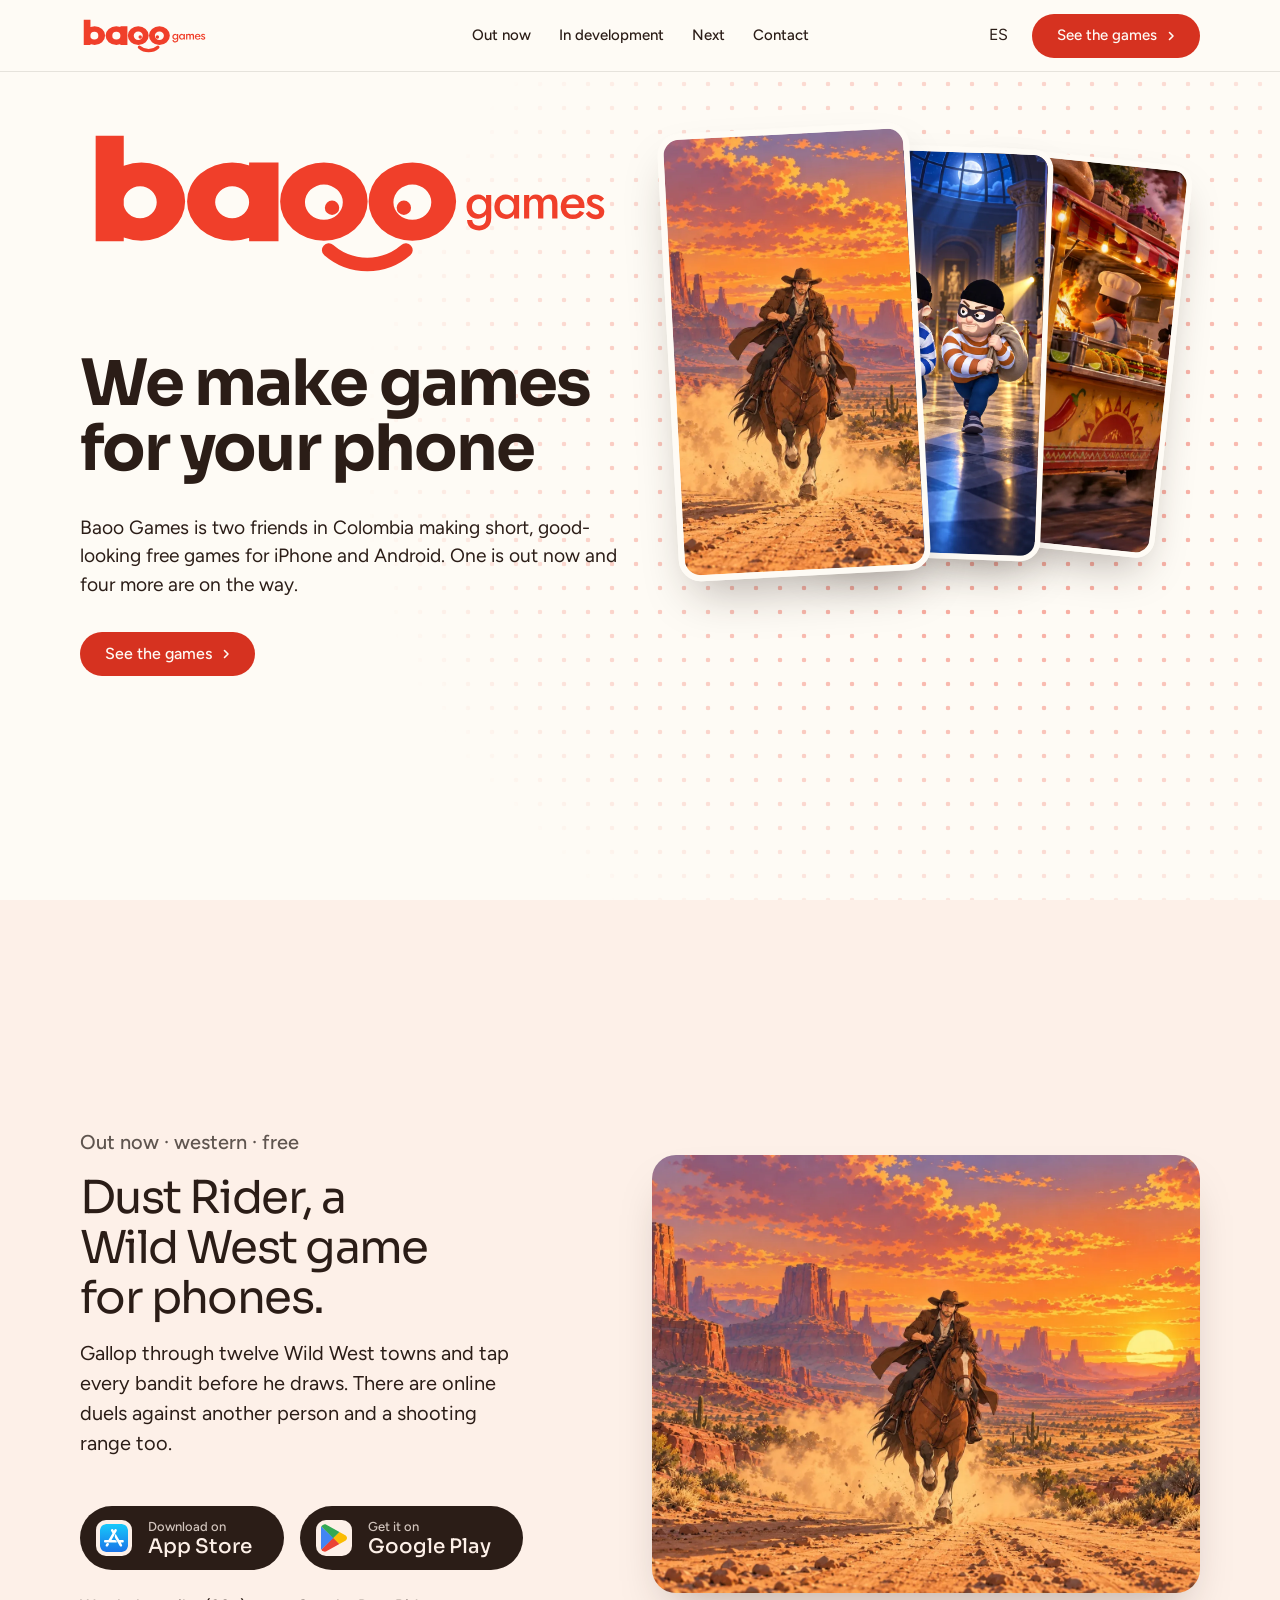
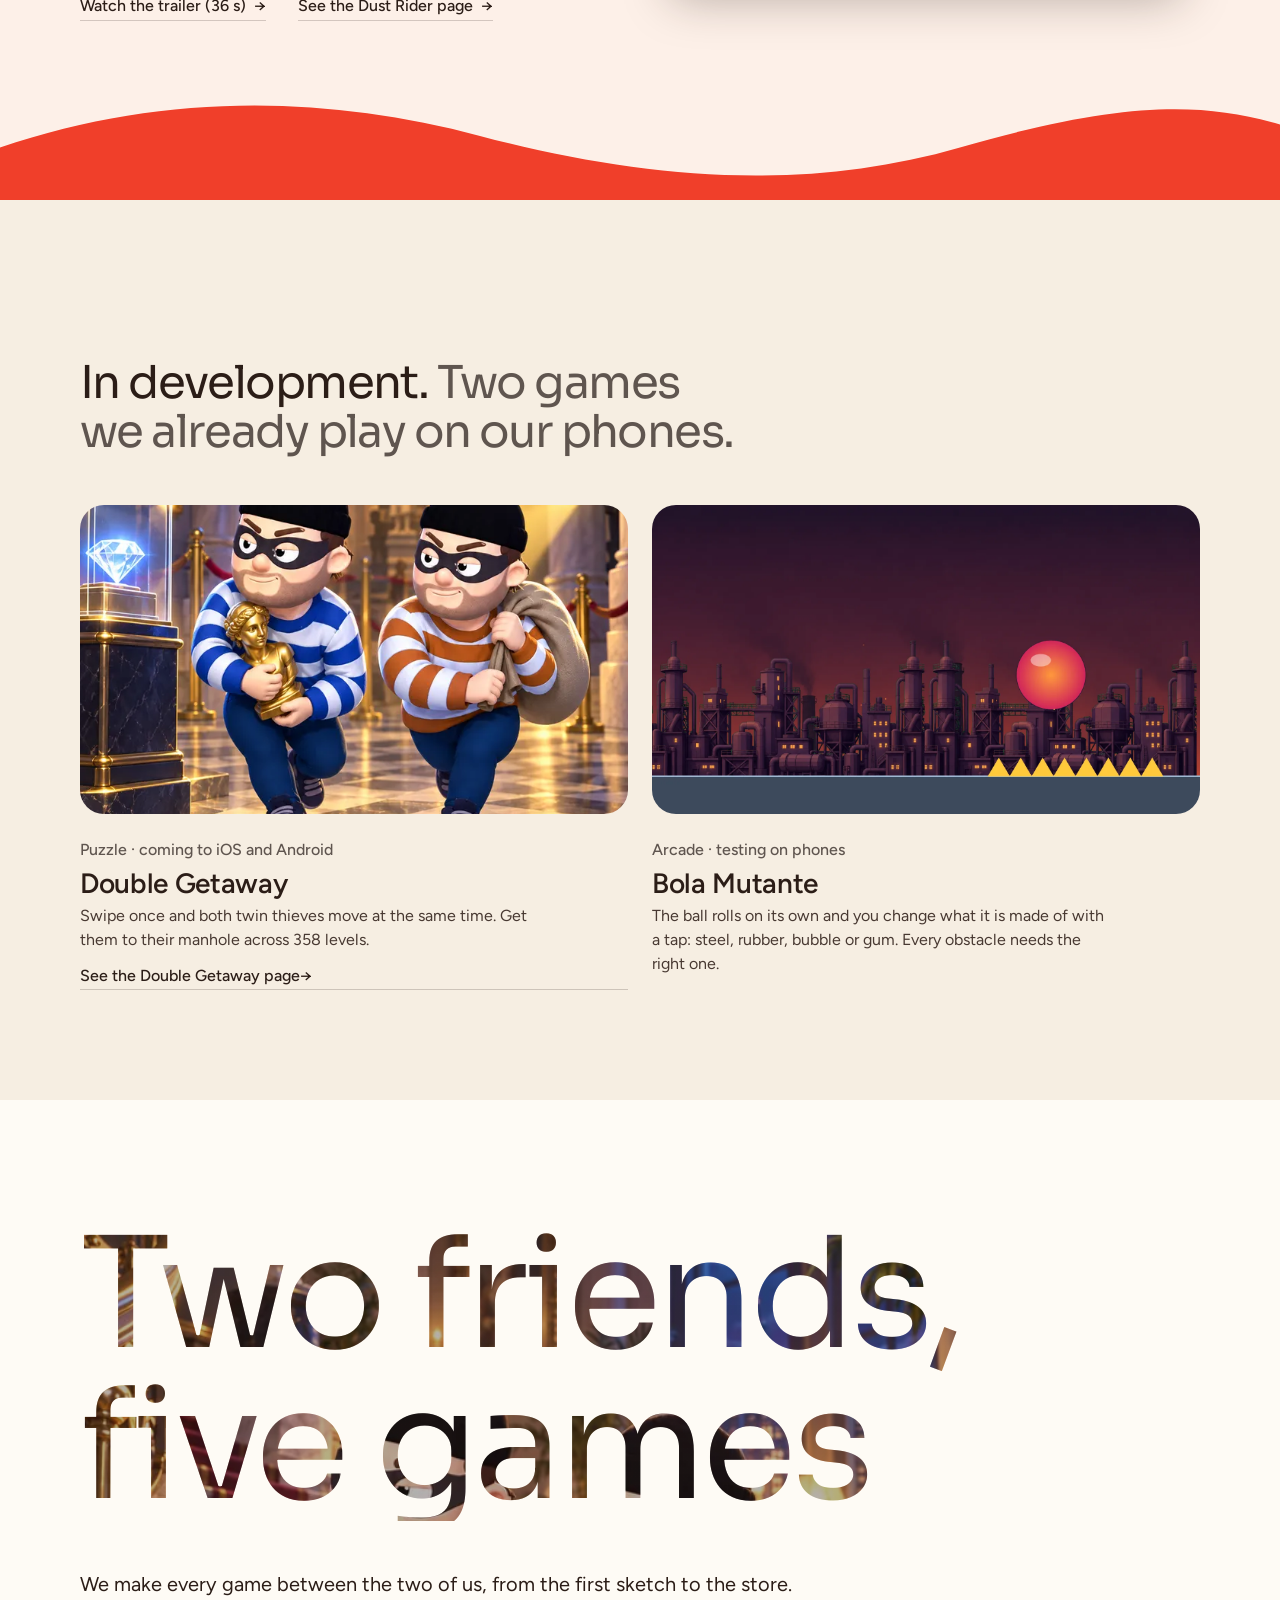
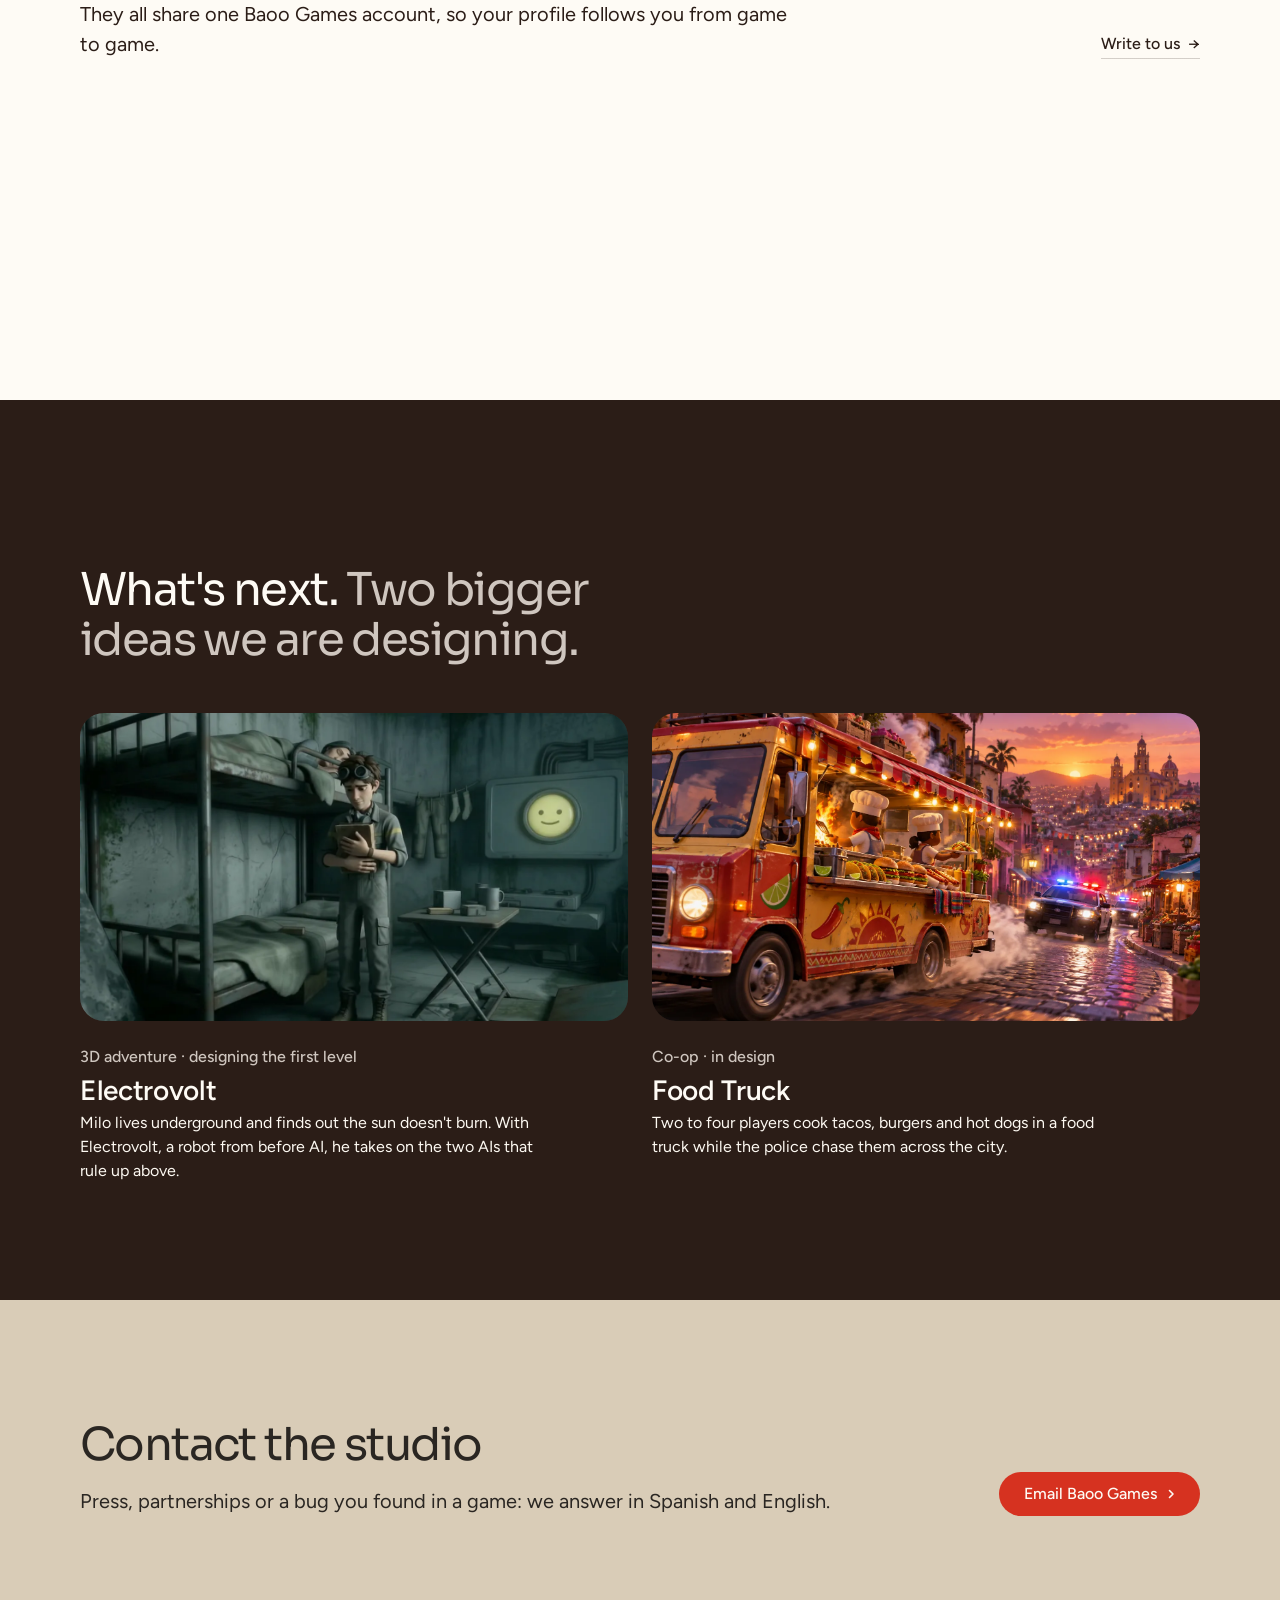
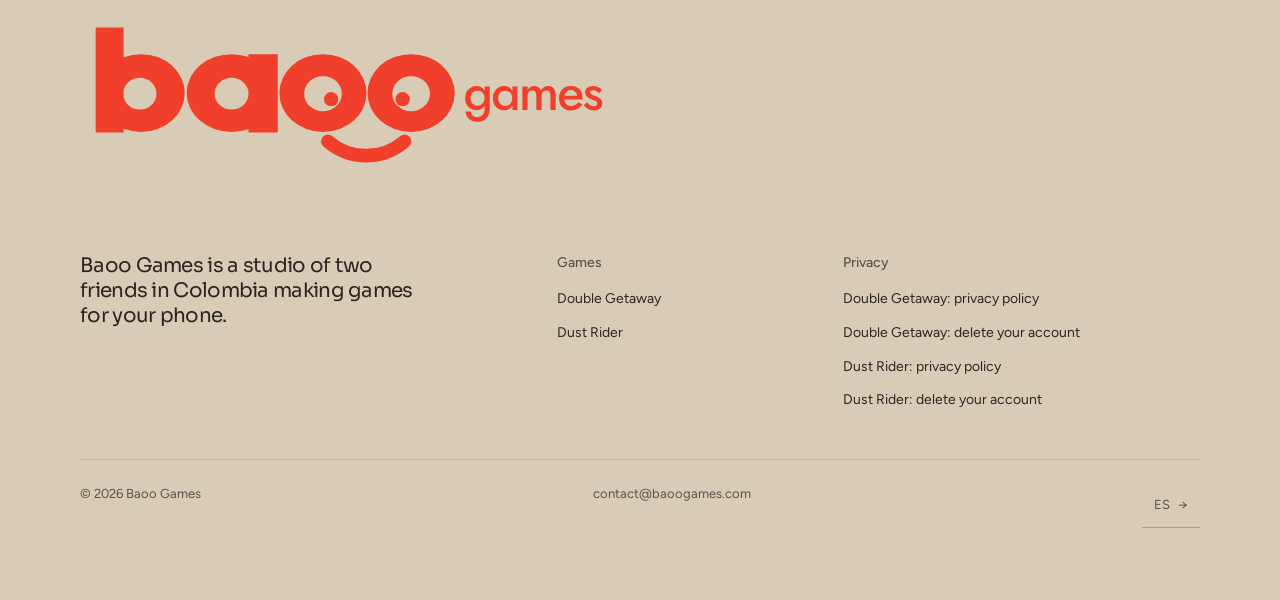
<file: index.html>
<!doctype html>
<html lang="es" data-type="software" data-radius="round" data-buttons="pill" data-ground="sand" data-motion>
<head>
<meta charset="utf-8">
<meta name="viewport" content="width=device-width, initial-scale=1, viewport-fit=cover">
<title>Baoo Games: juegos para el teléfono hechos en Colombia</title>
<meta name="description" content="Estudio de videojuegos de Colombia. Dust Rider ya está gratis en App Store y Google Play; Double Getaway, Bola Mutante, Electrovolt y Food Truck vienen en camino.">
<meta property="og:type" content="website">
<meta property="og:title" content="Baoo Games: juegos para el teléfono hechos en Colombia">
<meta property="og:description" content="Estudio de videojuegos de Colombia. Dust Rider ya está gratis en App Store y Google Play; Double Getaway, Bola Mutante, Electrovolt y Food Truck vienen en camino.">
<meta property="og:image" content="https://baoogames.com/assets/img/og.jpg">
<meta name="twitter:card" content="summary_large_image">
<link rel="canonical" href="https://baoogames.com/">
<link rel="icon" href="assets/img/favicon.png">
<link rel="apple-touch-icon" href="assets/img/apple-touch-icon.png">
<meta name="theme-color" content="#fefbf5">
<meta name="site-kind" content="gaming">
<meta name="page-type" content="software">
<link rel="preconnect" href="https://fonts.googleapis.com">
<link rel="preconnect" href="https://fonts.gstatic.com" crossorigin>
<link href="https://fonts.googleapis.com/css2?family=Sora:wght@400..700&family=Figtree:wght@400..600&display=swap" rel="stylesheet">
<link rel="stylesheet" href="assets/kit/system.css">
<link rel="stylesheet" href="assets/kit/ui/cards.css">
<link rel="stylesheet" href="assets/kit/motion/motion.css">
<link rel="stylesheet" href="assets/kit/backgrounds/backgrounds.css">
<link rel="stylesheet" href="assets/kit/layout/layout.css">
<link rel="stylesheet" href="assets/kit/icons/icon.css">
<style>
:root {
  --p-bg: #fefbf5; --p-surface: #f6eee2; --p-ink: #2b1d17; --p-muted: #746962;
  --p-accent: #f03f2a; --p-accent-ink: #fefbf5; --p-action: #d63220; --p-action-ink: #fefbf5;
  --p-inv-bg: #2b1d17; --p-inv-surface: #382a24; --p-inv-ink: #fefbf5; --p-inv-muted: #a79f98;
  --p-inv-accent: #f03f2a; --p-inv-accent-ink: #111111; --p-inv-action: #f03f2a; --p-inv-action-ink: #111111;
  --font-display: "Sora", system-ui, sans-serif;
  --font-text: "Figtree", system-ui, sans-serif;
  --display-weight: 400;
  --display-tracking: -0.035em;
  --display-tracking-xl: -0.045em;
  --ly-scale: 0.9;
}
</style>
<link rel="stylesheet" href="assets/estilo.css">
<script>document.documentElement.classList.add('m-enter');setTimeout(()=>document.documentElement.classList.add('m-enter-done'),700)</script>
<script src="assets/kit/backgrounds/backgrounds.js"></script>
<script>document.documentElement.classList.add('mo-js');setTimeout(()=>document.documentElement.classList.add('mo-safe'),2500)</script>
<link rel="modulepreload" href="assets/kit/moments/moments.js">
<link rel="modulepreload" href="assets/kit/moments/lib.js">
<link rel="modulepreload" href="assets/kit/moments/giant-type-pass/moment.js">
</head>
<body>
<!-- kind: gaming (a studio and its five games; page type software)
     hero: the studio's logo and story beside a stack of three game cards (image-to-code, idea B), nav-centre, close-word, footer-statement, rhythm media-band,
     buttons pill, mark: the client's logo; palette: the brand's red and cream (start.mjs brand), type sora
     sections: published (Dust Rider), in development (Double Getaway, Bola Mutante), the studio (moment), next (Electrovolt, Food Truck)
     moments: giant-type-pass in #estudio -->
<header class="nav nav--centre">
  <div class="wrap nav__bar">
    <a class="skip-link" href="#top"><span class="es">Ir al contenido</span><span class="en">Skip to content</span></a>
    <a class="nav__logo" href="#top"><img src="assets/img/logo.svg" alt="Baoo Games" width="150" height="42"></a>
    <nav class="nav__links" aria-label="Principal">
      <div class="nav__item"><a class="nav__link" href="#publicados"><span class="es">Publicados</span><span class="en">Out now</span></a></div>
      <div class="nav__item"><a class="nav__link" href="#en-desarrollo"><span class="es">En desarrollo</span><span class="en">In development</span></a></div>
      <div class="nav__item"><a class="nav__link" href="#lo-que-viene"><span class="es">Lo que viene</span><span class="en">Next</span></a></div>
      <div class="nav__item"><a class="nav__link" href="#contacto"><span class="es">Contacto</span><span class="en">Contact</span></a></div>
    </nav>
    <div class="nav__actions">
      <button class="nav__link idioma" type="button" aria-label="English / Español">EN</button>
      <a class="btn btn--primary" href="#publicados"><span class="es">Ver los juegos</span><span class="en">See the games</span></a>
    </div>
    <button class="nav__toggle" type="button" aria-expanded="false" aria-label="Menu"><svg width="18" height="18" viewBox="0 0 18 18" aria-hidden="true"><path d="M2 5h14M2 13h14" stroke="currentColor" stroke-width="1.6" stroke-linecap="round"/></svg></button>
  </div>
</header>
<main id="top">
  <section class="hero portada" data-enter aria-labelledby="hero-h">
    <div class="wrap grid">
      <div class="span-6 portada__texto">
        <h1 id="hero-h"><img class="portada__logo" src="assets/img/logo.svg" alt="Baoo Games:" width="560" height="173"> <span class="es">Hacemos juegos para tu teléfono</span><span class="en">We make games for your phone</span></h1>
        <p class="hero__lead"><span class="es">Baoo Games son dos amigos en Colombia que hacen juegos cortos, bonitos y gratis para iPhone y Android. Uno ya está en las tiendas y cuatro vienen en camino.</span><span class="en">Baoo Games is two friends in Colombia making short, good-looking free games for iPhone and Android. One is out now and four more are on the way.</span></p>
        <div class="btn-row"><a class="btn btn--primary" href="#publicados"><span class="es">Ver los juegos</span><span class="en">See the games</span><svg class="m-arrow" viewBox="0 0 12 12" aria-hidden="true"><path class="m-arrow__stem" d="M1 6h8"/><path class="m-arrow__head" d="M4.5 2.5 8 6l-3.5 3.5"/></svg></a></div>
      </div>
      <div class="span-6 portada__pila" aria-hidden="false">
        <a class="portada__carta portada__carta--3" href="#lo-que-viene"><img src="assets/img/inicio/ft-portada.webp" width="1600" height="1008" alt="Food Truck: un camión de comida con dos cocineros al atardecer" data-alt-en="Food Truck: a food truck with two cooks at dusk" style="object-position: 22% 50%" data-source="client" data-subject="Food Truck art"></a>
        <a class="portada__carta portada__carta--2" href="#en-desarrollo"><img src="assets/img/inicio/dg-museo.webp" width="720" height="1280" style="object-position: 40% 50%" alt="Double Getaway: los dos ladrones gemelos en un museo" data-alt-en="Double Getaway: the two twin thieves in a museum" data-source="client" data-subject="Double Getaway art"></a>
        <a class="portada__carta portada__carta--1" href="#publicados"><img src="assets/img/inicio/dr-cabalga.webp" width="1920" height="1088" alt="Dust Rider: un vaquero galopa por el desierto al atardecer" data-alt-en="Dust Rider: a cowboy gallops across the desert at sunset" style="object-position: 52% 50%" fetchpriority="high" data-source="client" data-subject="Dust Rider key art"></a>
      </div>
    </div>
  </section>

  <section class="section banda banda--rayas" id="publicados" aria-labelledby="pub-h">
    <div class="wrap grid">
      <div class="span-5 stack-6">
        <div class="section-head">
          <p class="juego__estado"><span class="es">Publicado · western · gratis</span><span class="en">Out now · western · free</span></p>
          <h2 id="pub-h"><span class="es">Dust Rider, un western para tu teléfono.</span><span class="en">Dust Rider, a Wild West game for phones.</span></h2>
          <p><span class="es">Galopas por doce pueblos del Viejo Oeste y tocas a cada bandido antes de que desenfunde. También hay duelos en línea contra otra persona y un campo de tiro.</span><span class="en">Gallop through twelve Wild West towns and tap every bandit before he draws. There are online duels against another person and a shooting range too.</span></p>
        </div>
        <div class="tiendas"><a class="tienda" href="https://apps.apple.com/app/dust-rider/id6824057434"><img class="ic" src="assets/img/iconos/app-store.svg" alt="" width="40" height="40"><span><small><span class="es">Descárgalo en</span><span class="en">Download on</span></small>App Store</span></a><a class="tienda" href="https://play.google.com/store/apps/details?id=com.baoogames.dustrider"><img class="ic" src="assets/img/iconos/google-play.svg" alt="" width="40" height="40"><span><small><span class="es">Disponible en</span><span class="en">Get it on</span></small>Google Play</span></a></div>
        <p class="publicado__enlaces"><a class="link trailer" href="assets/video/dust-rider-trailer-es.mp4" data-es="assets/video/dust-rider-trailer-es.mp4" data-en="assets/video/dust-rider-trailer-en.mp4"><span class="es">Ver el tráiler (36 s)</span><span class="en">Watch the trailer (36 s)</span></a>
          <a class="link" href="dust-rider/"><span class="es">Ver la página de Dust Rider</span><span class="en">See the Dust Rider page</span></a></p>
      </div>
      <figure class="frame frame--photo span-6 start-7 publicado__foto marco-video"><img class="frame__img" src="assets/img/inicio/dr-cabalga.webp" width="1920" height="1088" alt="Un vaquero galopa hacia la cámara por un desierto de mesetas rojas al atardecer" data-alt-en="A cowboy gallops toward the camera across a desert of red mesas at sunset" loading="lazy" data-source="client" data-subject="Dust Rider key art">
      </figure>
    </div>
    <svg class="ola" viewBox="0 0 1440 120" preserveAspectRatio="none" aria-hidden="true"><path d="M0 64 C 180 8, 360 8, 540 52 S 900 112, 1080 64 S 1350 16, 1440 40 V120 H0 Z"/></svg>
  </section>

  <section class="section banda banda--arena" id="en-desarrollo" aria-labelledby="des-h">
    <div class="wrap">
      <div class="section-head">
        <h2 id="des-h"><span class="es">En desarrollo.</span><span class="en">In development.</span> <span class="muted"><span class="es">Dos juegos que ya probamos en el teléfono.</span><span class="en">Two games we already play on our phones.</span></span></h2>
      </div>
      <div class="grid">
          <article class="card card--open span-6 juego">
            <figure class="frame frame--photo juego__foto"><img class="frame__img" src="assets/img/inicio/dg-museo.webp" alt="Los dos ladrones gemelos corren por la sala de un museo con una estatuilla dorada" data-alt-en="The two twin thieves run through a museum hall with a golden statuette" width="720" height="1280" loading="lazy" data-source="client" data-subject="Double Getaway art"></figure>
            <p class="juego__estado"><span class="es">Puzzle · pronto en iOS y Android</span><span class="en">Puzzle · coming to iOS and Android</span></p>
            <h3>Double Getaway</h3>
            <p><span class="es">Deslizas una vez y los dos ladrones gemelos se mueven a la vez. Llévalos a su alcantarilla en 358 niveles.</span><span class="en">Swipe once and both twin thieves move at the same time. Get them to their manhole across 358 levels.</span></p>
            <a class="link" href="double-getaway/"><span class="es">Ver la página de Double Getaway</span><span class="en">See the Double Getaway page</span></a>
          </article>
          <article class="card card--open span-6 juego">
            <figure class="frame frame--photo juego__foto"><img class="frame__img" src="assets/img/inicio/bm-portada.webp" alt="Una bola roja salta sobre púas amarillas frente a una fábrica al atardecer" data-alt-en="A red ball jumps over yellow spikes in front of a factory at dusk" width="1600" height="1000" loading="lazy" data-source="client" data-subject="Bola Mutante art"></figure>
            <p class="juego__estado"><span class="es">Arcade · en pruebas en el teléfono</span><span class="en">Arcade · testing on phones</span></p>
            <h3>Bola Mutante</h3>
            <p><span class="es">La bola avanza sola y tú cambias su material con un toque: acero, goma, burbuja o chicle. Cada obstáculo pide el suyo.</span><span class="en">The ball rolls on its own and you change what it is made of with a tap: steel, rubber, bubble or gum. Every obstacle needs the right one.</span></p>
          </article>
      </div>
    </div>
  </section>

  <section class="section statement" id="estudio" data-moment="giant-type-pass" data-moment-opts='{"image": "/assets/img/inicio/dg-mansion.webp", "travel": 60, "focusY": 55}' aria-labelledby="estudio-h">
    <div class="wrap">
      <h2 class="mo-gt__type" id="estudio-h"><span class="es">Dos amigos,<br>cinco juegos</span><span class="en">Two friends,<br>five games</span></h2>
      <div class="mo-gt__row"><p><span class="es">Cada juego lo hacemos entre los dos, del primer boceto a la tienda. Todos usan la misma cuenta de Baoo Games, así tu perfil te sigue de un juego a otro.</span><span class="en">We make every game between the two of us, from the first sketch to the store. They all share one Baoo Games account, so your profile follows you from game to game.</span></p>
        <a class="link" href="#contacto"><span class="es">Escribirnos</span><span class="en">Write to us</span></a></div>
    </div>
  </section>

  <section class="section banda banda--oscura" id="lo-que-viene" aria-labelledby="viene-h">
    <div class="wrap">
      <div class="section-head">
        <h2 id="viene-h"><span class="es">Lo que viene.</span><span class="en">What's next.</span> <span class="muted"><span class="es">Dos ideas más grandes que estamos diseñando.</span><span class="en">Two bigger ideas we are designing.</span></span></h2>
      </div>
      <div class="grid">
          <article class="card card--open span-6 juego">
            <figure class="frame frame--photo juego__foto"><img class="frame__img" src="assets/img/inicio/ev-milo.webp" alt="Milo, un muchacho con gafas de soldador, en su celda bajo tierra con literas" data-alt-en="Milo, a boy with welding goggles, in his underground cell with bunk beds" width="1280" height="720" loading="lazy" data-source="client" data-subject="Electrovolt art"></figure>
            <p class="juego__estado"><span class="es">Aventura 3D · diseñando el primer nivel</span><span class="en">3D adventure · designing the first level</span></p>
            <h3>Electrovolt</h3>
            <p><span class="es">Milo vive bajo tierra y descubre que el sol no quema. Con Electrovolt, un robot de antes de la IA, se enfrenta a las dos IA que mandan arriba.</span><span class="en">Milo lives underground and finds out the sun doesn't burn. With Electrovolt, a robot from before AI, he takes on the two AIs that rule up above.</span></p>
          </article>
          <article class="card card--open span-6 juego">
            <figure class="frame frame--photo juego__foto"><img class="frame__img" src="assets/img/inicio/ft-portada.webp" alt="Un camión de comida rojo y amarillo con dos cocineros, perseguido por una patrulla en una calle al atardecer" data-alt-en="A red and yellow food truck with two cooks, chased by a police car down a street at dusk" width="1600" height="1008" loading="lazy" data-source="client" data-subject="Food Truck art"></figure>
            <p class="juego__estado"><span class="es">Cooperativo · en diseño</span><span class="en">Co-op · in design</span></p>
            <h3>Food Truck</h3>
            <p><span class="es">De 2 a 4 jugadores cocinan tacos, hamburguesas y perros calientes en un camión de comida mientras la policía los persigue por la ciudad.</span><span class="en">Two to four players cook tacos, burgers and hot dogs in a food truck while the police chase them across the city.</span></p>
          </article>
      </div>
    </div>
  </section>
</main>
<footer class="footer closing footer--statement" id="contacto" aria-labelledby="close-h">
  <div class="wrap">
    <div class="closing__cta close--word">
      <div class="section-head--split">
        <div>
          <h2 id="close-h"><span class="es">Contacto con el estudio</span><span class="en">Contact the studio</span></h2>
          <p class="t-lead"><span class="es">Prensa, alianzas o un error que encontraste en un juego: respondemos en español y en inglés.</span><span class="en">Press, partnerships or a bug you found in a game: we answer in Spanish and English.</span></p>
        </div>
        <a class="btn btn--primary" href="mailto:contact@baoogames.com"><span class="es">Escribir a Baoo Games</span><span class="en">Email Baoo Games</span><svg class="m-arrow" viewBox="0 0 12 12" aria-hidden="true"><path class="m-arrow__stem" d="M1 6h8"/><path class="m-arrow__head" d="M4.5 2.5 8 6l-3.5 3.5"/></svg></a>
      </div>
      <a class="close__name" href="#top"><img src="assets/img/logo.svg" alt="Baoo Games" width="560" height="173" loading="lazy"></a>
    </div>
    <div class="closing__links">
      <div class="grid">
        <div class="span-4 stack-4">
          <p class="footer__lede"><span class="es">Baoo Games es un estudio de dos amigos en Colombia que hace juegos para el teléfono.</span><span class="en">Baoo Games is a studio of two friends in Colombia making games for your phone.</span></p>
        </div>
        <div class="span-2 start-6 footer__col"><h3><span class="es">Juegos</span><span class="en">Games</span></h3><ul><li><a href="double-getaway/">Double Getaway</a></li><li><a href="dust-rider/">Dust Rider</a></li></ul></div>
        <div class="span-4 start-9 footer__col"><h3><span class="es">Privacidad</span><span class="en">Privacy</span></h3><ul><li><a href="double-getaway/privacidad/" class="es">Double Getaway: política de privacidad</a><a href="double-getaway/privacy/" class="en">Double Getaway: privacy policy</a></li><li><a href="double-getaway/borrar-cuenta/" class="es">Double Getaway: borrar tu cuenta</a><a href="double-getaway/delete-account/" class="en">Double Getaway: delete your account</a></li><li><a href="dust-rider/privacidad/" class="es">Dust Rider: política de privacidad</a><a href="dust-rider/privacy/" class="en">Dust Rider: privacy policy</a></li><li><a href="dust-rider/borrar-cuenta/" class="es">Dust Rider: eliminar tu cuenta</a><a href="dust-rider/delete-account/" class="en">Dust Rider: delete your account</a></li></ul></div>
      </div>
      <div class="footer__legal">
        <span>&copy; 2026 Baoo Games</span>
        <a href="mailto:contact@baoogames.com">contact@baoogames.com</a>
        <button class="link idioma" type="button" aria-label="English / Español">EN</button>
      </div>
    </div>
  </div>
</footer>
<script src="assets/sitio.js"></script>
<script type="module" src="assets/kit/system.js"></script>
<script type="module" src="assets/kit/motion/motion.js"></script>
<script type="module" src="assets/kit/layout/layout.js"></script>
</body>
</html>
</file>
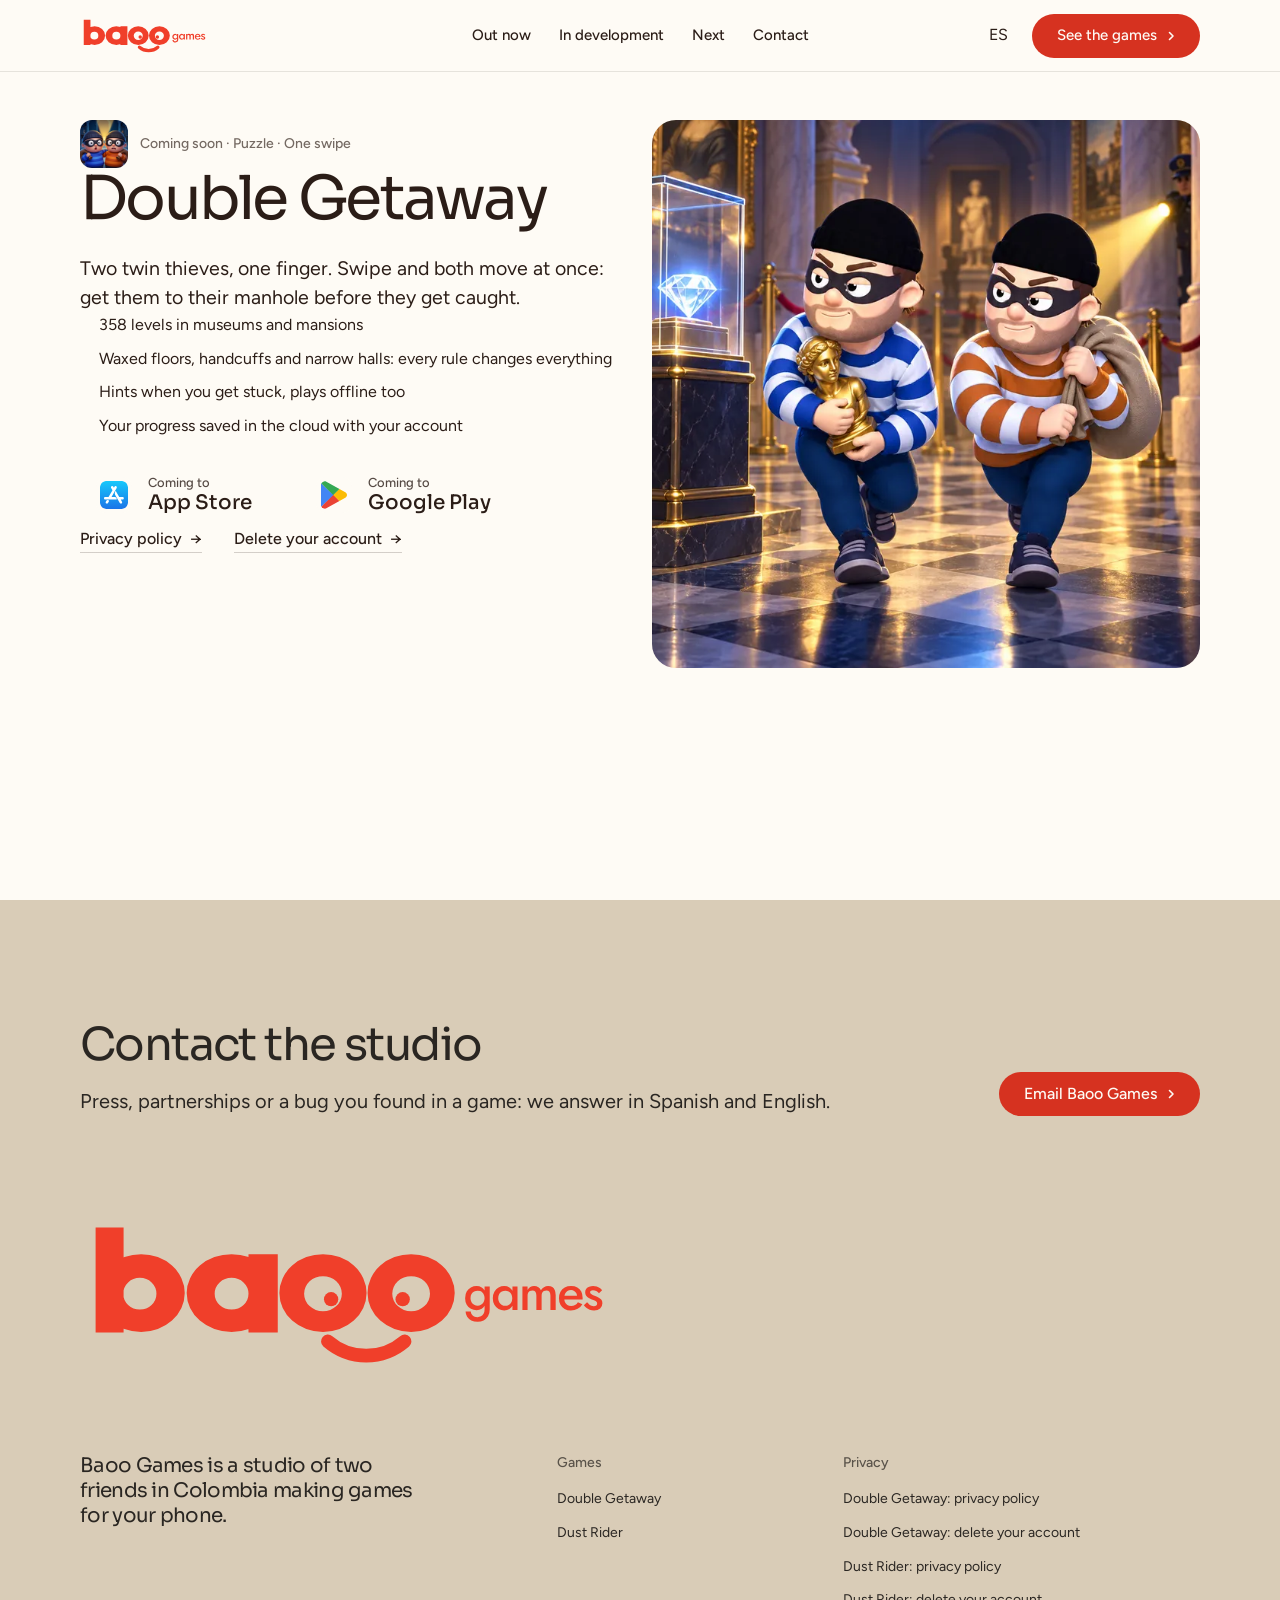
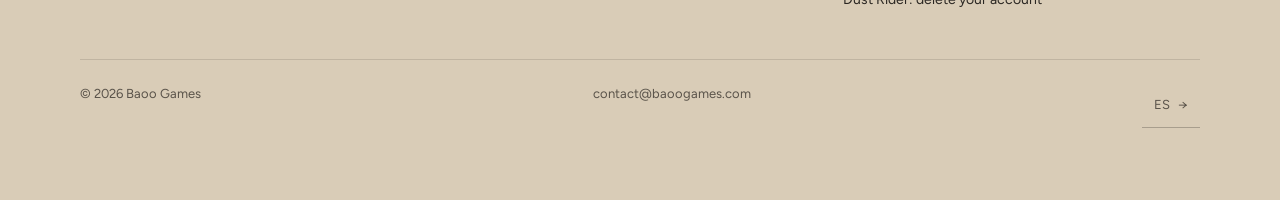
<file: double-getaway/index.html>
<!doctype html>
<html lang="es" data-type="software" data-radius="round" data-buttons="pill" data-ground="sand" data-motion>
<head>
<meta charset="utf-8">
<meta name="viewport" content="width=device-width, initial-scale=1, viewport-fit=cover">
<title>Double Getaway: puzzle · un deslizamiento, de Baoo Games</title>
<meta name="description" content="Dos ladrones gemelos, un solo dedo. Desliza y los dos se mueven a la vez: llévalos a su alcantarilla antes de que los atrapen.">
<meta property="og:type" content="website">
<meta property="og:title" content="Double Getaway: puzzle · un deslizamiento, de Baoo Games">
<meta property="og:description" content="Dos ladrones gemelos, un solo dedo. Desliza y los dos se mueven a la vez: llévalos a su alcantarilla antes de que los atrapen.">
<meta property="og:image" content="https://baoogames.com/assets/img/double-getaway-arte.webp">
<meta name="twitter:card" content="summary_large_image">
<link rel="canonical" href="https://baoogames.com/">
<link rel="icon" href="../assets/img/favicon.png">
<link rel="apple-touch-icon" href="../assets/img/apple-touch-icon.png">
<meta name="theme-color" content="#fefbf5">
<meta name="site-kind" content="gaming">
<meta name="page-type" content="software">
<link rel="preconnect" href="https://fonts.googleapis.com">
<link rel="preconnect" href="https://fonts.gstatic.com" crossorigin>
<link href="https://fonts.googleapis.com/css2?family=Sora:wght@400..700&family=Figtree:wght@400..600&display=swap" rel="stylesheet">
<link rel="stylesheet" href="../assets/kit/system.css">
<link rel="stylesheet" href="../assets/kit/ui/cards.css">
<link rel="stylesheet" href="../assets/kit/motion/motion.css">
<link rel="stylesheet" href="../assets/kit/backgrounds/backgrounds.css">
<link rel="stylesheet" href="../assets/kit/layout/layout.css">
<link rel="stylesheet" href="../assets/kit/icons/icon.css">
<style>
:root {
  --p-bg: #fefbf5; --p-surface: #f6eee2; --p-ink: #2b1d17; --p-muted: #746962;
  --p-accent: #f03f2a; --p-accent-ink: #fefbf5; --p-action: #d63220; --p-action-ink: #fefbf5;
  --p-inv-bg: #2b1d17; --p-inv-surface: #382a24; --p-inv-ink: #fefbf5; --p-inv-muted: #a79f98;
  --p-inv-accent: #f03f2a; --p-inv-accent-ink: #111111; --p-inv-action: #f03f2a; --p-inv-action-ink: #111111;
  --font-display: "Sora", system-ui, sans-serif;
  --font-text: "Figtree", system-ui, sans-serif;
  --display-weight: 400;
  --display-tracking: -0.035em;
  --display-tracking-xl: -0.045em;
  --ly-scale: 0.9;
}
</style>
<link rel="stylesheet" href="../assets/estilo.css">
<script>document.documentElement.classList.add('m-enter');setTimeout(()=>document.documentElement.classList.add('m-enter-done'),700)</script>
<script src="../assets/kit/backgrounds/backgrounds.js"></script>
</head>
<body>
<header class="nav nav--centre">
  <div class="wrap nav__bar">
    <a class="skip-link" href="#top"><span class="es">Ir al contenido</span><span class="en">Skip to content</span></a>
    <a class="nav__logo" href="../#top"><img src="../assets/img/logo.svg" alt="Baoo Games" width="150" height="42"></a>
    <nav class="nav__links" aria-label="Principal">
      <div class="nav__item"><a class="nav__link" href="../#publicados"><span class="es">Publicados</span><span class="en">Out now</span></a></div>
      <div class="nav__item"><a class="nav__link" href="../#en-desarrollo"><span class="es">En desarrollo</span><span class="en">In development</span></a></div>
      <div class="nav__item"><a class="nav__link" href="../#lo-que-viene"><span class="es">Lo que viene</span><span class="en">Next</span></a></div>
      <div class="nav__item"><a class="nav__link" href="../#contacto"><span class="es">Contacto</span><span class="en">Contact</span></a></div>
    </nav>
    <div class="nav__actions">
      <button class="nav__link idioma" type="button" aria-label="English / Español">EN</button>
      <a class="btn btn--primary" href="../#publicados"><span class="es">Ver los juegos</span><span class="en">See the games</span></a>
    </div>
    <button class="nav__toggle" type="button" aria-expanded="false" aria-label="Menu"><svg width="18" height="18" viewBox="0 0 18 18" aria-hidden="true"><path d="M2 5h14M2 13h14" stroke="currentColor" stroke-width="1.6" stroke-linecap="round"/></svg></button>
  </div>
</header>
<main id="top">
  <section class="hero ficha" data-enter aria-labelledby="hero-h">
    <div class="wrap grid">
      <div class="span-6 stack-6 ficha__texto">
        <p class="ficha__estado"><img class="ficha__icono" src="../assets/img/double-getaway-icono.webp" alt="" width="56" height="56"><span><span class="es">Próximamente</span><span class="en">Coming soon</span> · <span class="es">Puzzle · Un deslizamiento</span><span class="en">Puzzle · One swipe</span></span></p>
        <h1 id="hero-h">Double Getaway</h1>
        <p class="hero__lead"><span class="es">Dos ladrones gemelos, un solo dedo. Desliza y los dos se mueven a la vez: llévalos a su alcantarilla antes de que los atrapen.</span><span class="en">Two twin thieves, one finger. Swipe and both move at once: get them to their manhole before they get caught.</span></p>
        <ul class="puntos"><li><span class="es">358 niveles en museos y mansiones</span><span class="en">358 levels in museums and mansions</span></li><li><span class="es">Piso encerado, esposas y pasillos angostos: cada regla cambia todo</span><span class="en">Waxed floors, handcuffs and narrow halls: every rule changes everything</span></li><li><span class="es">Pistas cuando te trabes, y se juega sin internet</span><span class="en">Hints when you get stuck, plays offline too</span></li><li><span class="es">Tu progreso guardado en la nube con tu cuenta</span><span class="en">Your progress saved in the cloud with your account</span></li></ul>
        <div class="tiendas"><span class="tienda tienda--pronto"><img class="ic" src="../assets/img/iconos/app-store.svg" alt="" width="40" height="40"><span><small><span class="es">Próximamente en</span><span class="en">Coming to</span></small>App Store</span></span><span class="tienda tienda--pronto"><img class="ic" src="../assets/img/iconos/google-play.svg" alt="" width="40" height="40"><span><small><span class="es">Próximamente en</span><span class="en">Coming to</span></small>Google Play</span></span></div>
        <ul class="legales"><li><a class="link es" href="../double-getaway/privacidad/">Política de privacidad</a><a class="link en" href="../double-getaway/privacy/">Privacy policy</a></li><li><a class="link es" href="../double-getaway/borrar-cuenta/">Borrar tu cuenta</a><a class="link en" href="../double-getaway/delete-account/">Delete your account</a></li></ul>
      </div>
      <figure class="frame frame--photo span-6 start-7 ficha__foto"><img class="frame__img" src="../assets/img/inicio/dg-museo.webp" alt="Double Getaway" fetchpriority="high"></figure>
    </div>
  </section>
</main>
<footer class="footer closing footer--statement" id="contacto" aria-labelledby="close-h">
  <div class="wrap">
    <div class="closing__cta close--word">
      <div class="section-head--split">
        <div>
          <h2 id="close-h"><span class="es">Contacto con el estudio</span><span class="en">Contact the studio</span></h2>
          <p class="t-lead"><span class="es">Prensa, alianzas o un error que encontraste en un juego: respondemos en español y en inglés.</span><span class="en">Press, partnerships or a bug you found in a game: we answer in Spanish and English.</span></p>
        </div>
        <a class="btn btn--primary" href="mailto:contact@baoogames.com"><span class="es">Escribir a Baoo Games</span><span class="en">Email Baoo Games</span><svg class="m-arrow" viewBox="0 0 12 12" aria-hidden="true"><path class="m-arrow__stem" d="M1 6h8"/><path class="m-arrow__head" d="M4.5 2.5 8 6l-3.5 3.5"/></svg></a>
      </div>
      <a class="close__name" href="../#top"><img src="../assets/img/logo.svg" alt="Baoo Games" width="560" height="173" loading="lazy"></a>
    </div>
    <div class="closing__links">
      <div class="grid">
        <div class="span-4 stack-4">
          <p class="footer__lede"><span class="es">Baoo Games es un estudio de dos amigos en Colombia que hace juegos para el teléfono.</span><span class="en">Baoo Games is a studio of two friends in Colombia making games for your phone.</span></p>
        </div>
        <div class="span-2 start-6 footer__col"><h3><span class="es">Juegos</span><span class="en">Games</span></h3><ul><li><a href="../double-getaway/">Double Getaway</a></li><li><a href="../dust-rider/">Dust Rider</a></li></ul></div>
        <div class="span-4 start-9 footer__col"><h3><span class="es">Privacidad</span><span class="en">Privacy</span></h3><ul><li><a href="../double-getaway/privacidad/" class="es">Double Getaway: política de privacidad</a><a href="../double-getaway/privacy/" class="en">Double Getaway: privacy policy</a></li><li><a href="../double-getaway/borrar-cuenta/" class="es">Double Getaway: borrar tu cuenta</a><a href="../double-getaway/delete-account/" class="en">Double Getaway: delete your account</a></li><li><a href="../dust-rider/privacidad/" class="es">Dust Rider: política de privacidad</a><a href="../dust-rider/privacy/" class="en">Dust Rider: privacy policy</a></li><li><a href="../dust-rider/borrar-cuenta/" class="es">Dust Rider: eliminar tu cuenta</a><a href="../dust-rider/delete-account/" class="en">Dust Rider: delete your account</a></li></ul></div>
      </div>
      <div class="footer__legal">
        <span>&copy; 2026 Baoo Games</span>
        <a href="mailto:contact@baoogames.com">contact@baoogames.com</a>
        <button class="link idioma" type="button" aria-label="English / Español">EN</button>
      </div>
    </div>
  </div>
</footer>
<script src="../assets/sitio.js"></script>
<script type="module" src="../assets/kit/system.js"></script>
<script type="module" src="../assets/kit/motion/motion.js"></script>
<script type="module" src="../assets/kit/layout/layout.js"></script>
</body>
</html>
</file>
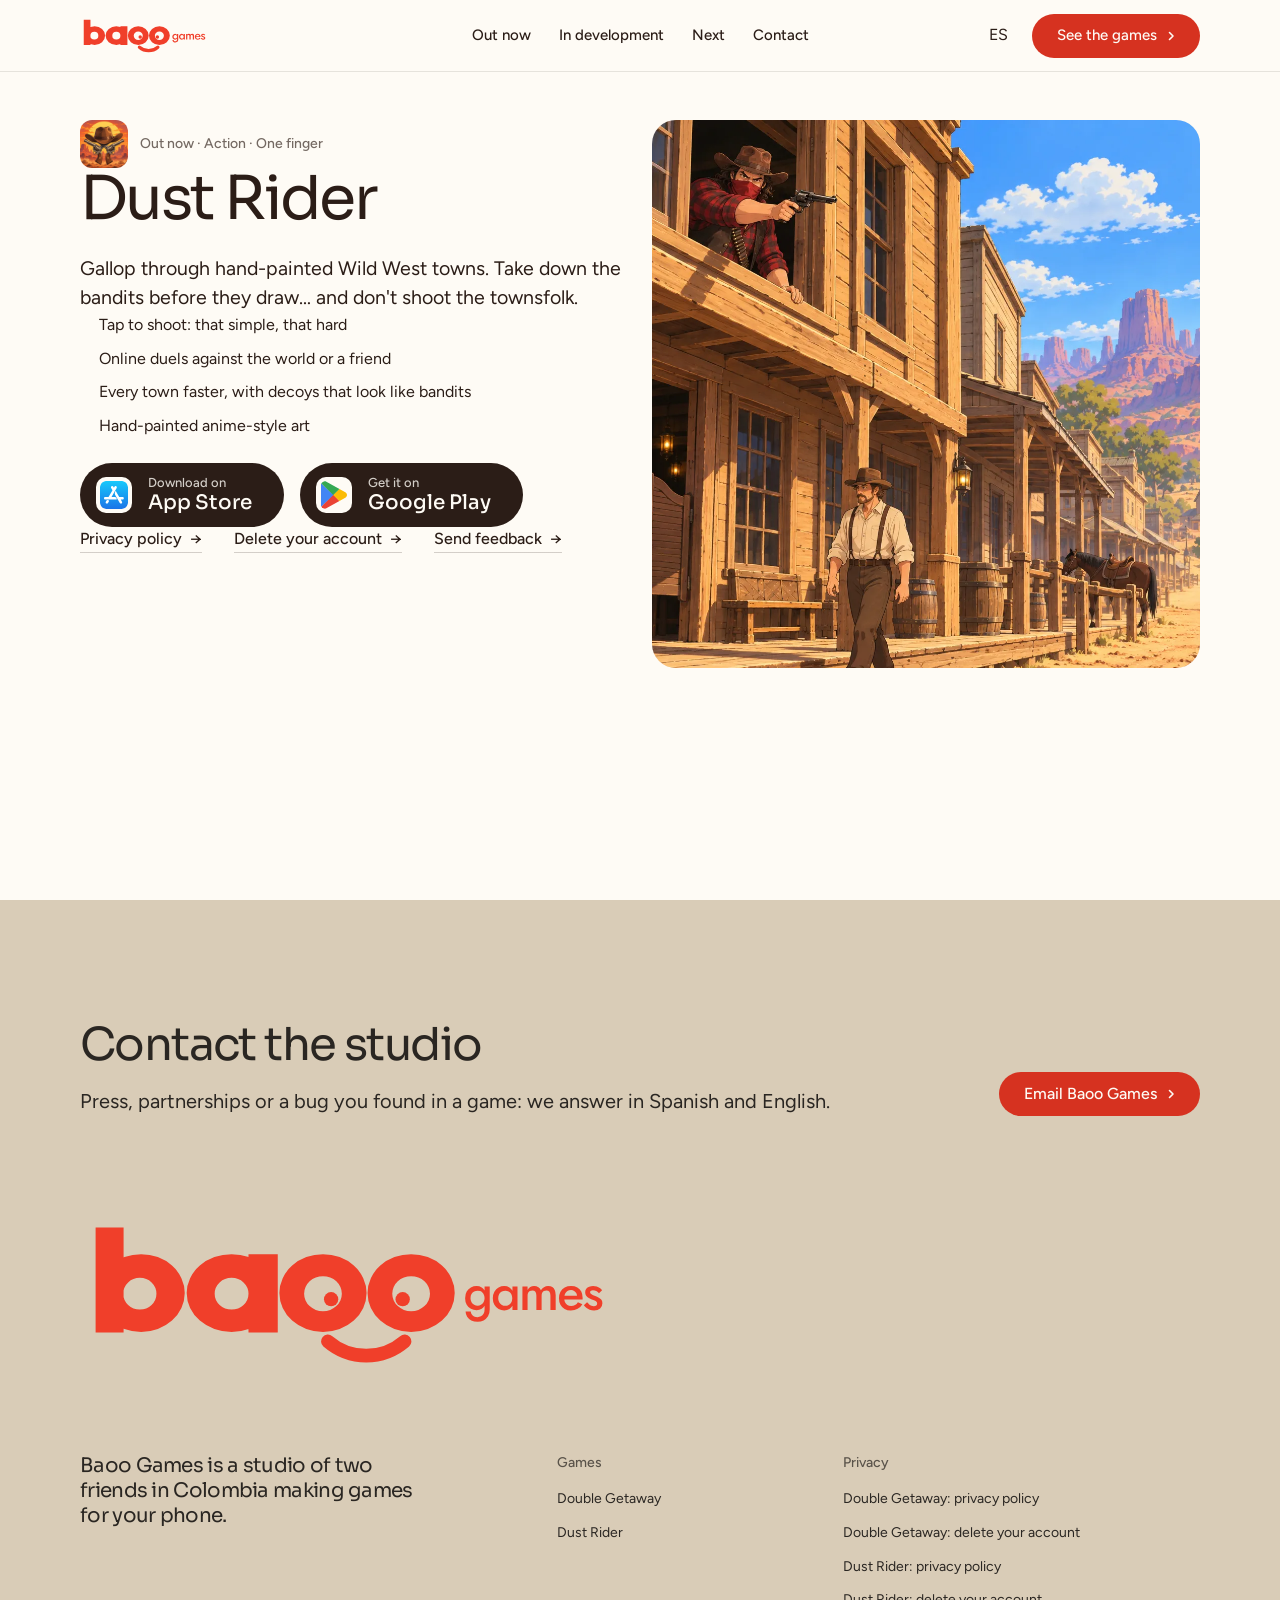
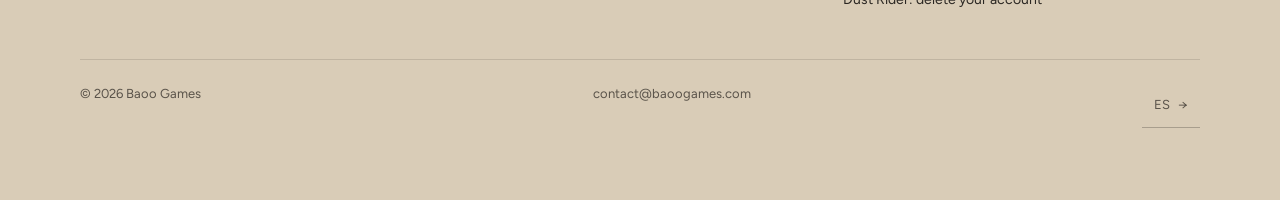
<file: dust-rider/index.html>
<!doctype html>
<html lang="es" data-type="software" data-radius="round" data-buttons="pill" data-ground="sand" data-motion>
<head>
<meta charset="utf-8">
<meta name="viewport" content="width=device-width, initial-scale=1, viewport-fit=cover">
<title>Dust Rider: acción · un dedo, de Baoo Games</title>
<meta name="description" content="Galopa por pueblos del Viejo Oeste pintados a mano. Tumba a los bandidos antes de que desenfunden… y no le dispares a los civiles.">
<meta property="og:type" content="website">
<meta property="og:title" content="Dust Rider: acción · un dedo, de Baoo Games">
<meta property="og:description" content="Galopa por pueblos del Viejo Oeste pintados a mano. Tumba a los bandidos antes de que desenfunden… y no le dispares a los civiles.">
<meta property="og:image" content="https://baoogames.com/assets/img/dust-rider-icono.webp">
<meta name="twitter:card" content="summary_large_image">
<link rel="canonical" href="https://baoogames.com/">
<link rel="icon" href="../assets/img/favicon.png">
<link rel="apple-touch-icon" href="../assets/img/apple-touch-icon.png">
<meta name="theme-color" content="#fefbf5">
<meta name="site-kind" content="gaming">
<meta name="page-type" content="software">
<link rel="preconnect" href="https://fonts.googleapis.com">
<link rel="preconnect" href="https://fonts.gstatic.com" crossorigin>
<link href="https://fonts.googleapis.com/css2?family=Sora:wght@400..700&family=Figtree:wght@400..600&display=swap" rel="stylesheet">
<link rel="stylesheet" href="../assets/kit/system.css">
<link rel="stylesheet" href="../assets/kit/ui/cards.css">
<link rel="stylesheet" href="../assets/kit/motion/motion.css">
<link rel="stylesheet" href="../assets/kit/backgrounds/backgrounds.css">
<link rel="stylesheet" href="../assets/kit/layout/layout.css">
<link rel="stylesheet" href="../assets/kit/icons/icon.css">
<style>
:root {
  --p-bg: #fefbf5; --p-surface: #f6eee2; --p-ink: #2b1d17; --p-muted: #746962;
  --p-accent: #f03f2a; --p-accent-ink: #fefbf5; --p-action: #d63220; --p-action-ink: #fefbf5;
  --p-inv-bg: #2b1d17; --p-inv-surface: #382a24; --p-inv-ink: #fefbf5; --p-inv-muted: #a79f98;
  --p-inv-accent: #f03f2a; --p-inv-accent-ink: #111111; --p-inv-action: #f03f2a; --p-inv-action-ink: #111111;
  --font-display: "Sora", system-ui, sans-serif;
  --font-text: "Figtree", system-ui, sans-serif;
  --display-weight: 400;
  --display-tracking: -0.035em;
  --display-tracking-xl: -0.045em;
  --ly-scale: 0.9;
}
</style>
<link rel="stylesheet" href="../assets/estilo.css">
<script>document.documentElement.classList.add('m-enter');setTimeout(()=>document.documentElement.classList.add('m-enter-done'),700)</script>
<script src="../assets/kit/backgrounds/backgrounds.js"></script>
</head>
<body>
<header class="nav nav--centre">
  <div class="wrap nav__bar">
    <a class="skip-link" href="#top"><span class="es">Ir al contenido</span><span class="en">Skip to content</span></a>
    <a class="nav__logo" href="../#top"><img src="../assets/img/logo.svg" alt="Baoo Games" width="150" height="42"></a>
    <nav class="nav__links" aria-label="Principal">
      <div class="nav__item"><a class="nav__link" href="../#publicados"><span class="es">Publicados</span><span class="en">Out now</span></a></div>
      <div class="nav__item"><a class="nav__link" href="../#en-desarrollo"><span class="es">En desarrollo</span><span class="en">In development</span></a></div>
      <div class="nav__item"><a class="nav__link" href="../#lo-que-viene"><span class="es">Lo que viene</span><span class="en">Next</span></a></div>
      <div class="nav__item"><a class="nav__link" href="../#contacto"><span class="es">Contacto</span><span class="en">Contact</span></a></div>
    </nav>
    <div class="nav__actions">
      <button class="nav__link idioma" type="button" aria-label="English / Español">EN</button>
      <a class="btn btn--primary" href="../#publicados"><span class="es">Ver los juegos</span><span class="en">See the games</span></a>
    </div>
    <button class="nav__toggle" type="button" aria-expanded="false" aria-label="Menu"><svg width="18" height="18" viewBox="0 0 18 18" aria-hidden="true"><path d="M2 5h14M2 13h14" stroke="currentColor" stroke-width="1.6" stroke-linecap="round"/></svg></button>
  </div>
</header>
<main id="top">
  <section class="hero ficha" data-enter aria-labelledby="hero-h">
    <div class="wrap grid">
      <div class="span-6 stack-6 ficha__texto">
        <p class="ficha__estado"><img class="ficha__icono" src="../assets/img/dust-rider-icono.webp" alt="" width="56" height="56"><span><span class="es">Ya disponible</span><span class="en">Out now</span> · <span class="es">Acción · Un dedo</span><span class="en">Action · One finger</span></span></p>
        <h1 id="hero-h">Dust Rider</h1>
        <p class="hero__lead"><span class="es">Galopa por pueblos del Viejo Oeste pintados a mano. Tumba a los bandidos antes de que desenfunden… y no le dispares a los civiles.</span><span class="en">Gallop through hand-painted Wild West towns. Take down the bandits before they draw… and don&#x27;t shoot the townsfolk.</span></p>
        <ul class="puntos"><li><span class="es">Toca para disparar: así de simple, así de difícil</span><span class="en">Tap to shoot: that simple, that hard</span></li><li><span class="es">Duelos en línea contra el mundo o contra un amigo</span><span class="en">Online duels against the world or a friend</span></li><li><span class="es">Cada pueblo más rápido, con señuelos que parecen bandidos</span><span class="en">Every town faster, with decoys that look like bandits</span></li><li><span class="es">Arte pintado a mano estilo anime</span><span class="en">Hand-painted anime-style art</span></li></ul>
        <div class="tiendas"><a class="tienda" href="https://apps.apple.com/app/dust-rider/id6824057434"><img class="ic" src="../assets/img/iconos/app-store.svg" alt="" width="40" height="40"><span><small><span class="es">Descárgalo en</span><span class="en">Download on</span></small>App Store</span></a><a class="tienda" href="https://play.google.com/store/apps/details?id=com.baoogames.dustrider"><img class="ic" src="../assets/img/iconos/google-play.svg" alt="" width="40" height="40"><span><small><span class="es">Disponible en</span><span class="en">Get it on</span></small>Google Play</span></a></div>
        <ul class="legales"><li><a class="link es" href="../dust-rider/privacidad/">Política de privacidad</a><a class="link en" href="../dust-rider/privacy/">Privacy policy</a></li><li><a class="link es" href="../dust-rider/borrar-cuenta/">Eliminar tu cuenta</a><a class="link en" href="../dust-rider/delete-account/">Delete your account</a></li><li><a class="link es" href="../dust-rider/comentarios/">Enviar comentarios</a><a class="link en" href="../dust-rider/feedback/">Send feedback</a></li></ul>
      </div>
      <figure class="frame frame--photo span-6 start-7 ficha__foto"><img class="frame__img" src="../assets/img/inicio/dr-pueblo.webp" alt="Dust Rider" fetchpriority="high"></figure>
    </div>
  </section>
</main>
<footer class="footer closing footer--statement" id="contacto" aria-labelledby="close-h">
  <div class="wrap">
    <div class="closing__cta close--word">
      <div class="section-head--split">
        <div>
          <h2 id="close-h"><span class="es">Contacto con el estudio</span><span class="en">Contact the studio</span></h2>
          <p class="t-lead"><span class="es">Prensa, alianzas o un error que encontraste en un juego: respondemos en español y en inglés.</span><span class="en">Press, partnerships or a bug you found in a game: we answer in Spanish and English.</span></p>
        </div>
        <a class="btn btn--primary" href="mailto:contact@baoogames.com"><span class="es">Escribir a Baoo Games</span><span class="en">Email Baoo Games</span><svg class="m-arrow" viewBox="0 0 12 12" aria-hidden="true"><path class="m-arrow__stem" d="M1 6h8"/><path class="m-arrow__head" d="M4.5 2.5 8 6l-3.5 3.5"/></svg></a>
      </div>
      <a class="close__name" href="../#top"><img src="../assets/img/logo.svg" alt="Baoo Games" width="560" height="173" loading="lazy"></a>
    </div>
    <div class="closing__links">
      <div class="grid">
        <div class="span-4 stack-4">
          <p class="footer__lede"><span class="es">Baoo Games es un estudio de dos amigos en Colombia que hace juegos para el teléfono.</span><span class="en">Baoo Games is a studio of two friends in Colombia making games for your phone.</span></p>
        </div>
        <div class="span-2 start-6 footer__col"><h3><span class="es">Juegos</span><span class="en">Games</span></h3><ul><li><a href="../double-getaway/">Double Getaway</a></li><li><a href="../dust-rider/">Dust Rider</a></li></ul></div>
        <div class="span-4 start-9 footer__col"><h3><span class="es">Privacidad</span><span class="en">Privacy</span></h3><ul><li><a href="../double-getaway/privacidad/" class="es">Double Getaway: política de privacidad</a><a href="../double-getaway/privacy/" class="en">Double Getaway: privacy policy</a></li><li><a href="../double-getaway/borrar-cuenta/" class="es">Double Getaway: borrar tu cuenta</a><a href="../double-getaway/delete-account/" class="en">Double Getaway: delete your account</a></li><li><a href="../dust-rider/privacidad/" class="es">Dust Rider: política de privacidad</a><a href="../dust-rider/privacy/" class="en">Dust Rider: privacy policy</a></li><li><a href="../dust-rider/borrar-cuenta/" class="es">Dust Rider: eliminar tu cuenta</a><a href="../dust-rider/delete-account/" class="en">Dust Rider: delete your account</a></li></ul></div>
      </div>
      <div class="footer__legal">
        <span>&copy; 2026 Baoo Games</span>
        <a href="mailto:contact@baoogames.com">contact@baoogames.com</a>
        <button class="link idioma" type="button" aria-label="English / Español">EN</button>
      </div>
    </div>
  </div>
</footer>
<script src="../assets/sitio.js"></script>
<script type="module" src="../assets/kit/system.js"></script>
<script type="module" src="../assets/kit/motion/motion.js"></script>
<script type="module" src="../assets/kit/layout/layout.js"></script>
</body>
</html>
</file>
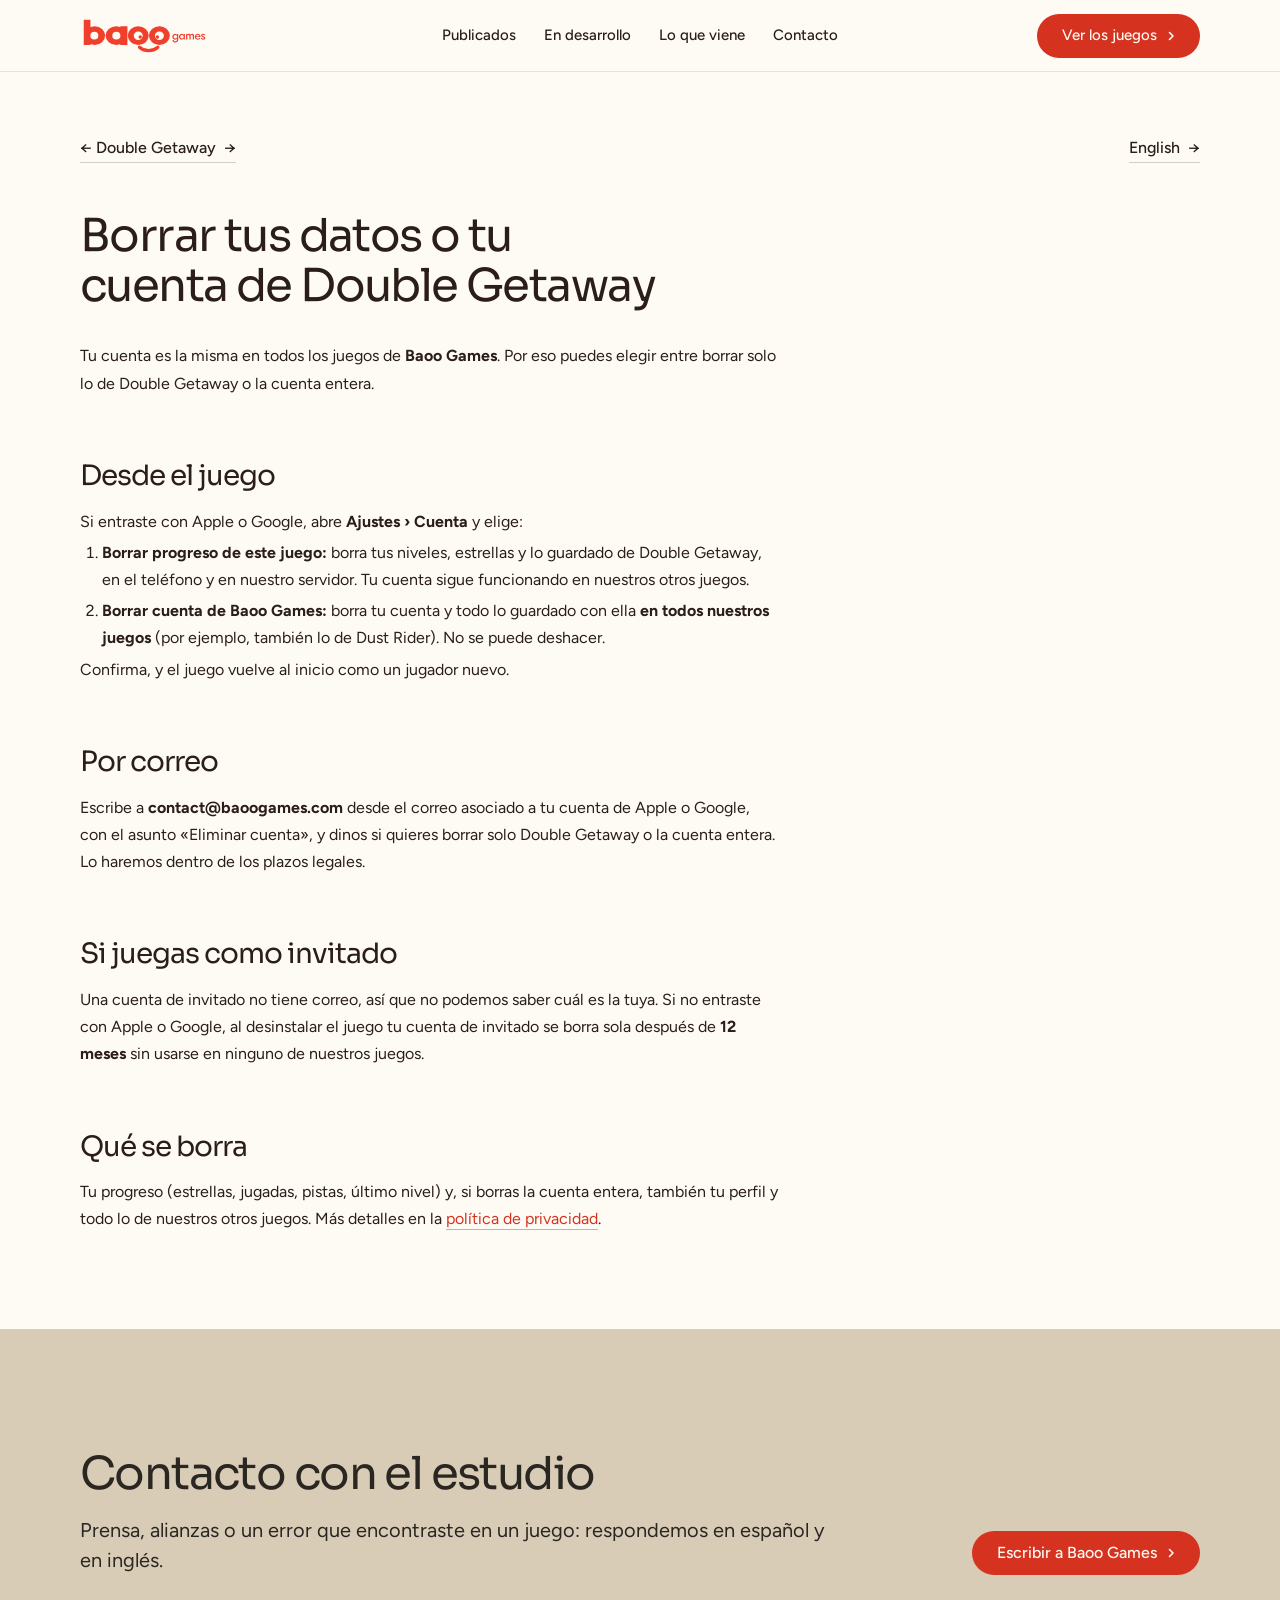
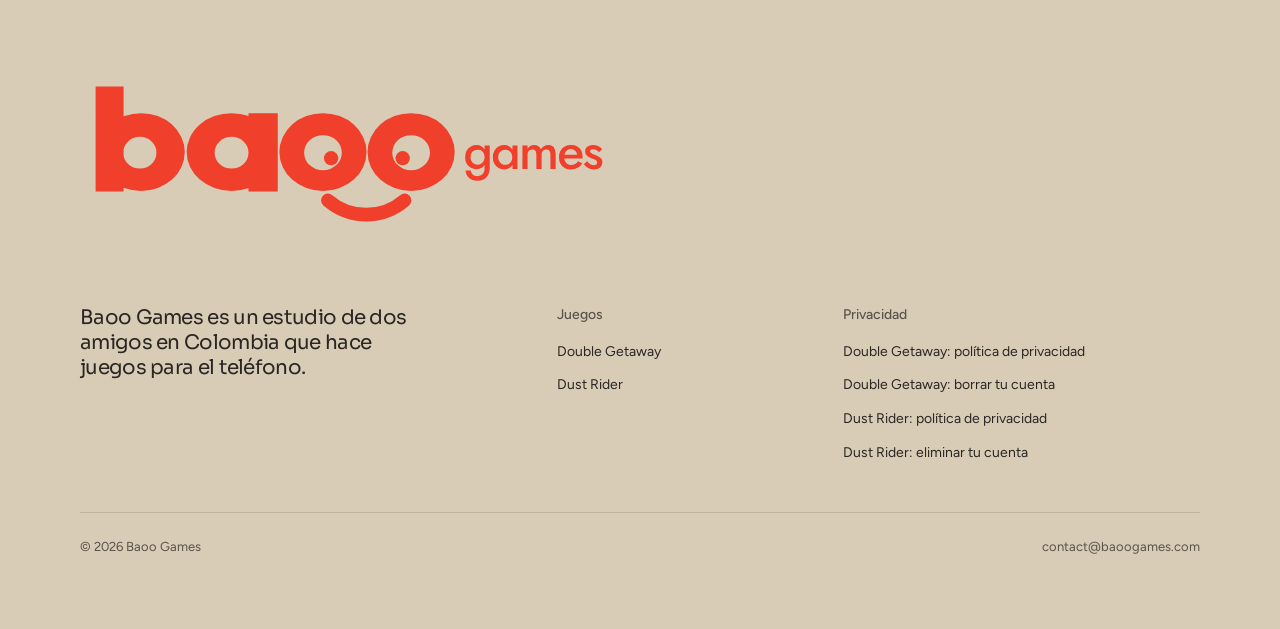
<file: double-getaway/borrar-cuenta/index.html>
<!doctype html>
<html lang="es" data-type="software" data-radius="round" data-buttons="pill" data-ground="sand" data-motion data-fijo>
<head>
<meta charset="utf-8">
<meta name="viewport" content="width=device-width, initial-scale=1, viewport-fit=cover">
<title>Borrar tus datos o tu cuenta de Double Getaway · Baoo Games</title>
<meta name="description" content="Borrar tus datos o tu cuenta de Double Getaway">
<meta property="og:type" content="website">
<meta property="og:title" content="Borrar tus datos o tu cuenta de Double Getaway · Baoo Games">
<meta property="og:description" content="Borrar tus datos o tu cuenta de Double Getaway">
<meta property="og:image" content="https://baoogames.com/assets/img/double-getaway-arte.webp">
<meta name="twitter:card" content="summary_large_image">
<link rel="canonical" href="https://baoogames.com/">
<link rel="icon" href="../../assets/img/favicon.png">
<link rel="apple-touch-icon" href="../../assets/img/apple-touch-icon.png">
<meta name="theme-color" content="#fefbf5">
<meta name="site-kind" content="gaming">
<meta name="page-type" content="software">
<link rel="preconnect" href="https://fonts.googleapis.com">
<link rel="preconnect" href="https://fonts.gstatic.com" crossorigin>
<link href="https://fonts.googleapis.com/css2?family=Sora:wght@400..700&family=Figtree:wght@400..600&display=swap" rel="stylesheet">
<link rel="stylesheet" href="../../assets/kit/system.css">
<link rel="stylesheet" href="../../assets/kit/ui/cards.css">
<link rel="stylesheet" href="../../assets/kit/motion/motion.css">
<link rel="stylesheet" href="../../assets/kit/backgrounds/backgrounds.css">
<link rel="stylesheet" href="../../assets/kit/layout/layout.css">
<link rel="stylesheet" href="../../assets/kit/icons/icon.css">
<style>
:root {
  --p-bg: #fefbf5; --p-surface: #f6eee2; --p-ink: #2b1d17; --p-muted: #746962;
  --p-accent: #f03f2a; --p-accent-ink: #fefbf5; --p-action: #d63220; --p-action-ink: #fefbf5;
  --p-inv-bg: #2b1d17; --p-inv-surface: #382a24; --p-inv-ink: #fefbf5; --p-inv-muted: #a79f98;
  --p-inv-accent: #f03f2a; --p-inv-accent-ink: #111111; --p-inv-action: #f03f2a; --p-inv-action-ink: #111111;
  --font-display: "Sora", system-ui, sans-serif;
  --font-text: "Figtree", system-ui, sans-serif;
  --display-weight: 400;
  --display-tracking: -0.035em;
  --display-tracking-xl: -0.045em;
  --ly-scale: 0.9;
}
</style>
<link rel="stylesheet" href="../../assets/estilo.css">
<script>document.documentElement.classList.add('m-enter');setTimeout(()=>document.documentElement.classList.add('m-enter-done'),700)</script>
<script src="../../assets/kit/backgrounds/backgrounds.js"></script>
</head>
<body>
<header class="nav nav--centre">
  <div class="wrap nav__bar">
    <a class="skip-link" href="#top"><span class="es">Ir al contenido</span><span class="en">Skip to content</span></a>
    <a class="nav__logo" href="../../#top"><img src="../../assets/img/logo.svg" alt="Baoo Games" width="150" height="42"></a>
    <nav class="nav__links" aria-label="Principal">
      <div class="nav__item"><a class="nav__link" href="../../#publicados"><span class="es">Publicados</span><span class="en">Out now</span></a></div>
      <div class="nav__item"><a class="nav__link" href="../../#en-desarrollo"><span class="es">En desarrollo</span><span class="en">In development</span></a></div>
      <div class="nav__item"><a class="nav__link" href="../../#lo-que-viene"><span class="es">Lo que viene</span><span class="en">Next</span></a></div>
      <div class="nav__item"><a class="nav__link" href="../../#contacto"><span class="es">Contacto</span><span class="en">Contact</span></a></div>
    </nav>
    <div class="nav__actions">
      
      <a class="btn btn--primary" href="../../#publicados"><span class="es">Ver los juegos</span><span class="en">See the games</span></a>
    </div>
    <button class="nav__toggle" type="button" aria-expanded="false" aria-label="Menu"><svg width="18" height="18" viewBox="0 0 18 18" aria-hidden="true"><path d="M2 5h14M2 13h14" stroke="currentColor" stroke-width="1.6" stroke-linecap="round"/></svg></button>
  </div>
</header>
<main id="top" class="legal">
  <div class="wrap">
    <p class="legal__nav"><a class="link" href="../">← Double Getaway</a> <a class="link" href="../delete-account/" lang="en">English</a></p>
    <article class="legal__texto"><h1>Borrar tus datos o tu cuenta de Double Getaway</h1>
<p>Tu cuenta es la misma en todos los juegos de <strong>Baoo Games</strong>. Por eso puedes elegir entre borrar solo lo de Double Getaway o la cuenta entera.</p>
<h2>Desde el juego</h2>
<p>Si entraste con Apple o Google, abre <strong>Ajustes › Cuenta</strong> y elige:</p>
<ol>
<li><strong>Borrar progreso de este juego:</strong> borra tus niveles, estrellas y lo guardado de Double Getaway, en el teléfono y en nuestro servidor. Tu cuenta sigue funcionando en nuestros otros juegos.</li>
<li><strong>Borrar cuenta de Baoo Games:</strong> borra tu cuenta y todo lo guardado con ella <strong>en todos nuestros juegos</strong> (por ejemplo, también lo de Dust Rider). No se puede deshacer.</li>
</ol>
<p>Confirma, y el juego vuelve al inicio como un jugador nuevo.</p>
<h2>Por correo</h2>
<p>Escribe a <strong>contact@baoogames.com</strong> desde el correo asociado a tu cuenta de Apple o Google, con el asunto «Eliminar cuenta», y dinos si quieres borrar solo Double Getaway o la cuenta entera. Lo haremos dentro de los plazos legales.</p>
<h2>Si juegas como invitado</h2>
<p>Una cuenta de invitado no tiene correo, así que no podemos saber cuál es la tuya. Si no entraste con Apple o Google, al desinstalar el juego tu cuenta de invitado se borra sola después de <strong>12 meses</strong> sin usarse en ninguno de nuestros juegos.</p>
<h2>Qué se borra</h2>
<p>Tu progreso (estrellas, jugadas, pistas, último nivel) y, si borras la cuenta entera, también tu perfil y todo lo de nuestros otros juegos. Más detalles en la <a href="../privacidad/">política de privacidad</a>.</p></article>
  </div>
</main>
<footer class="footer closing footer--statement" id="contacto" aria-labelledby="close-h">
  <div class="wrap">
    <div class="closing__cta close--word">
      <div class="section-head--split">
        <div>
          <h2 id="close-h"><span class="es">Contacto con el estudio</span><span class="en">Contact the studio</span></h2>
          <p class="t-lead"><span class="es">Prensa, alianzas o un error que encontraste en un juego: respondemos en español y en inglés.</span><span class="en">Press, partnerships or a bug you found in a game: we answer in Spanish and English.</span></p>
        </div>
        <a class="btn btn--primary" href="mailto:contact@baoogames.com"><span class="es">Escribir a Baoo Games</span><span class="en">Email Baoo Games</span><svg class="m-arrow" viewBox="0 0 12 12" aria-hidden="true"><path class="m-arrow__stem" d="M1 6h8"/><path class="m-arrow__head" d="M4.5 2.5 8 6l-3.5 3.5"/></svg></a>
      </div>
      <a class="close__name" href="../../#top"><img src="../../assets/img/logo.svg" alt="Baoo Games" width="560" height="173" loading="lazy"></a>
    </div>
    <div class="closing__links">
      <div class="grid">
        <div class="span-4 stack-4">
          <p class="footer__lede"><span class="es">Baoo Games es un estudio de dos amigos en Colombia que hace juegos para el teléfono.</span><span class="en">Baoo Games is a studio of two friends in Colombia making games for your phone.</span></p>
        </div>
        <div class="span-2 start-6 footer__col"><h3><span class="es">Juegos</span><span class="en">Games</span></h3><ul><li><a href="../../double-getaway/">Double Getaway</a></li><li><a href="../../dust-rider/">Dust Rider</a></li></ul></div>
        <div class="span-4 start-9 footer__col"><h3><span class="es">Privacidad</span><span class="en">Privacy</span></h3><ul><li><a href="../../double-getaway/privacidad/" class="es">Double Getaway: política de privacidad</a><a href="../../double-getaway/privacy/" class="en">Double Getaway: privacy policy</a></li><li><a href="../../double-getaway/borrar-cuenta/" class="es">Double Getaway: borrar tu cuenta</a><a href="../../double-getaway/delete-account/" class="en">Double Getaway: delete your account</a></li><li><a href="../../dust-rider/privacidad/" class="es">Dust Rider: política de privacidad</a><a href="../../dust-rider/privacy/" class="en">Dust Rider: privacy policy</a></li><li><a href="../../dust-rider/borrar-cuenta/" class="es">Dust Rider: eliminar tu cuenta</a><a href="../../dust-rider/delete-account/" class="en">Dust Rider: delete your account</a></li></ul></div>
      </div>
      <div class="footer__legal">
        <span>&copy; 2026 Baoo Games</span>
        <a href="mailto:contact@baoogames.com">contact@baoogames.com</a>
        
      </div>
    </div>
  </div>
</footer>
<script src="../../assets/sitio.js"></script>
<script type="module" src="../../assets/kit/system.js"></script>
<script type="module" src="../../assets/kit/motion/motion.js"></script>
<script type="module" src="../../assets/kit/layout/layout.js"></script>
</body>
</html>
</file>
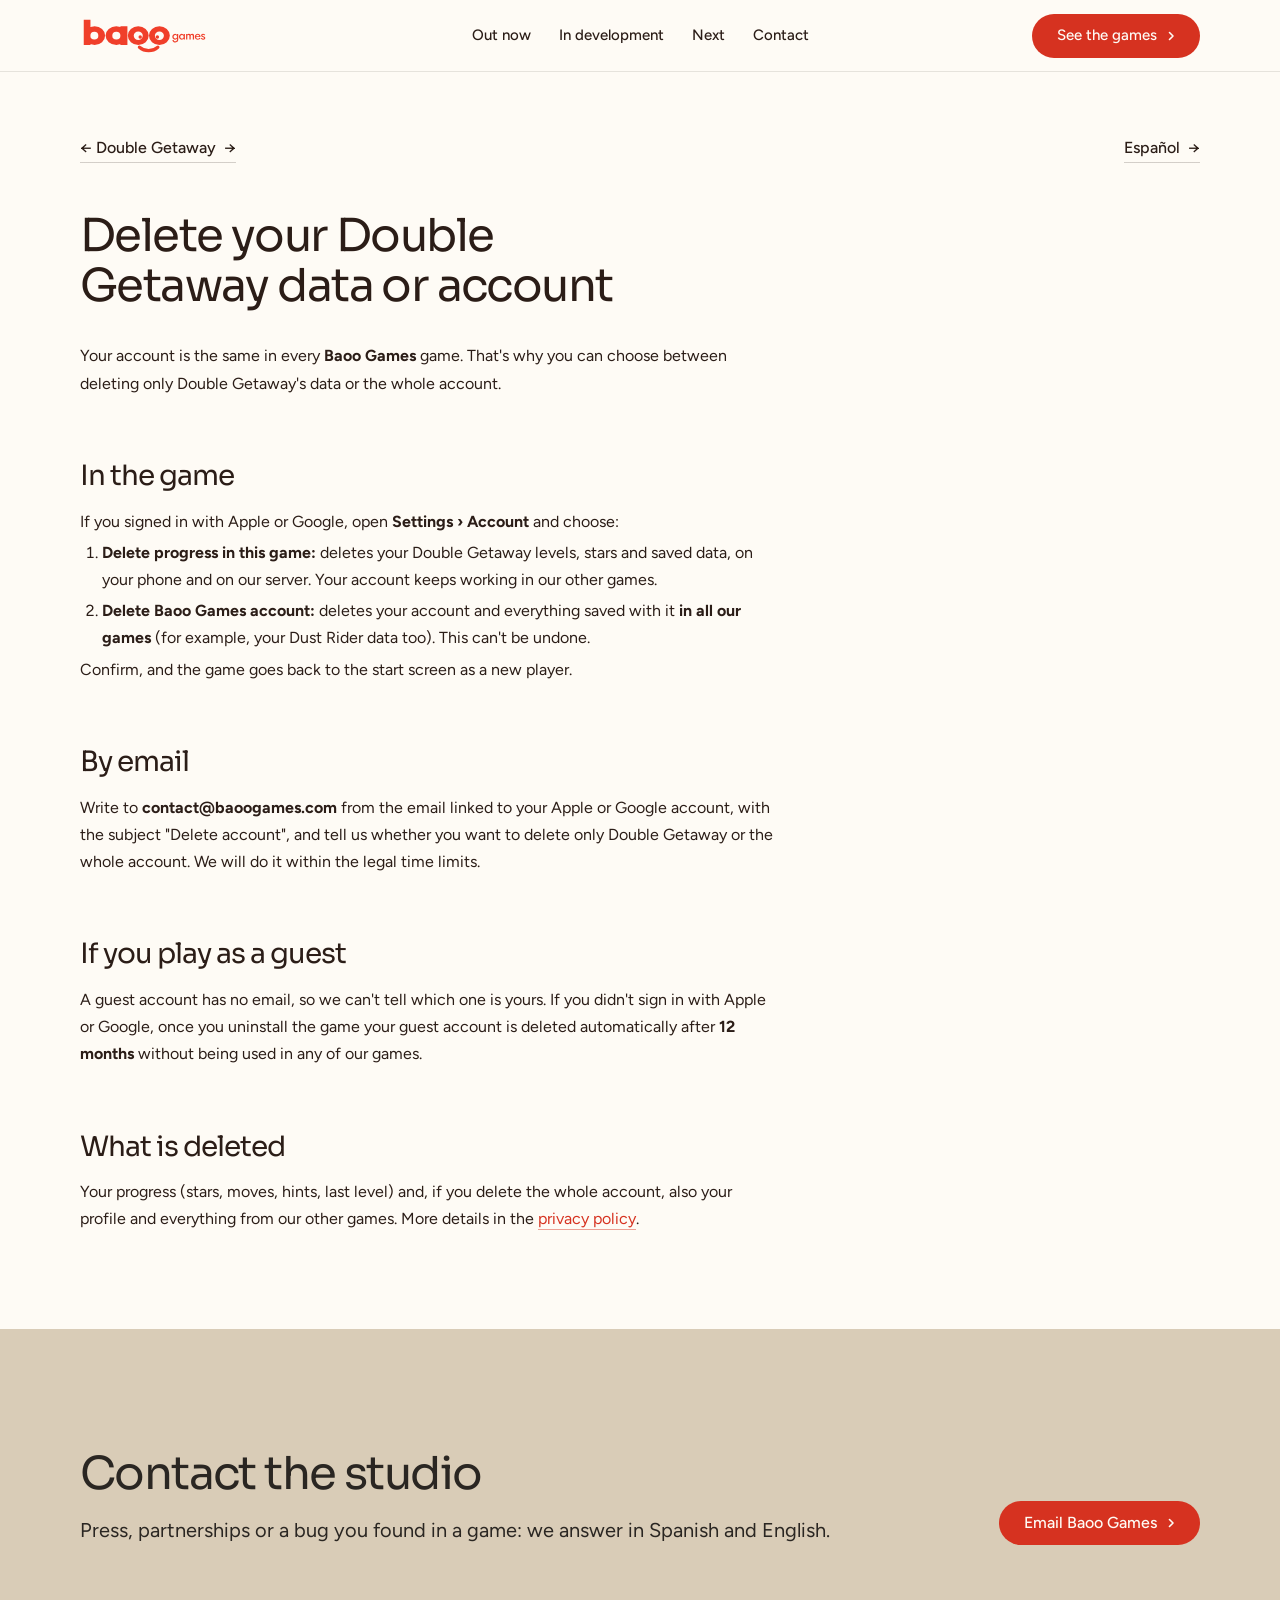
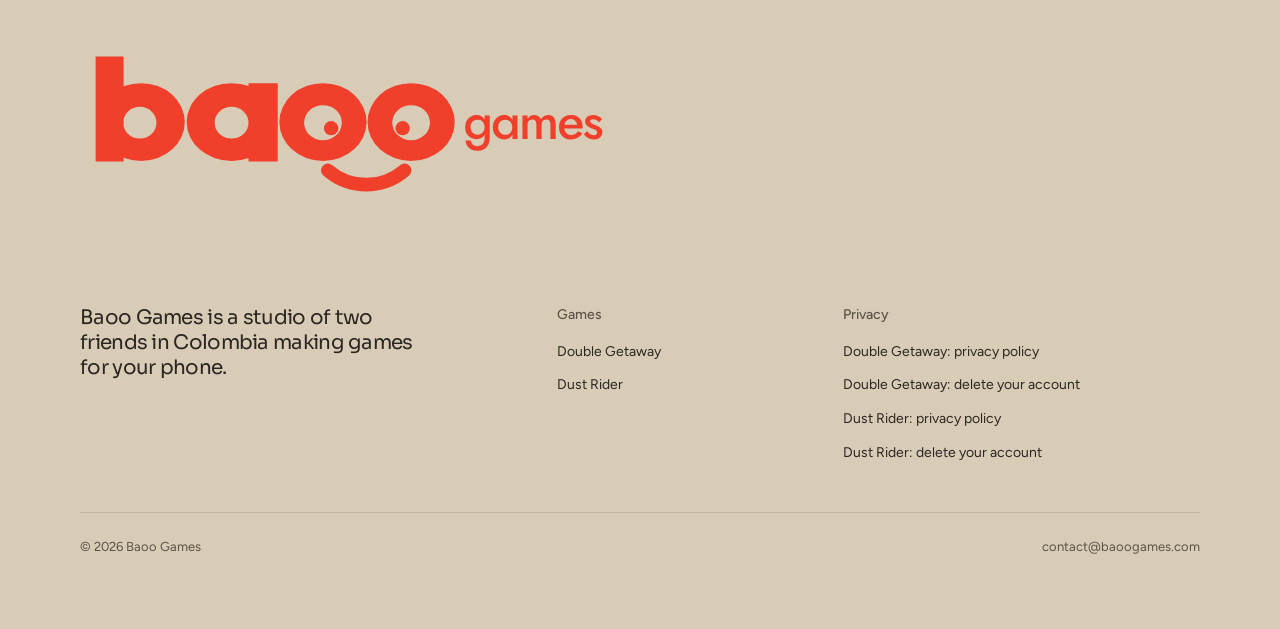
<file: double-getaway/delete-account/index.html>
<!doctype html>
<html lang="en" data-type="software" data-radius="round" data-buttons="pill" data-ground="sand" data-motion data-fijo>
<head>
<meta charset="utf-8">
<meta name="viewport" content="width=device-width, initial-scale=1, viewport-fit=cover">
<title>Delete your Double Getaway data or account · Baoo Games</title>
<meta name="description" content="Delete your Double Getaway data or account">
<meta property="og:type" content="website">
<meta property="og:title" content="Delete your Double Getaway data or account · Baoo Games">
<meta property="og:description" content="Delete your Double Getaway data or account">
<meta property="og:image" content="https://baoogames.com/assets/img/double-getaway-arte.webp">
<meta name="twitter:card" content="summary_large_image">
<link rel="canonical" href="https://baoogames.com/">
<link rel="icon" href="../../assets/img/favicon.png">
<link rel="apple-touch-icon" href="../../assets/img/apple-touch-icon.png">
<meta name="theme-color" content="#fefbf5">
<meta name="site-kind" content="gaming">
<meta name="page-type" content="software">
<link rel="preconnect" href="https://fonts.googleapis.com">
<link rel="preconnect" href="https://fonts.gstatic.com" crossorigin>
<link href="https://fonts.googleapis.com/css2?family=Sora:wght@400..700&family=Figtree:wght@400..600&display=swap" rel="stylesheet">
<link rel="stylesheet" href="../../assets/kit/system.css">
<link rel="stylesheet" href="../../assets/kit/ui/cards.css">
<link rel="stylesheet" href="../../assets/kit/motion/motion.css">
<link rel="stylesheet" href="../../assets/kit/backgrounds/backgrounds.css">
<link rel="stylesheet" href="../../assets/kit/layout/layout.css">
<link rel="stylesheet" href="../../assets/kit/icons/icon.css">
<style>
:root {
  --p-bg: #fefbf5; --p-surface: #f6eee2; --p-ink: #2b1d17; --p-muted: #746962;
  --p-accent: #f03f2a; --p-accent-ink: #fefbf5; --p-action: #d63220; --p-action-ink: #fefbf5;
  --p-inv-bg: #2b1d17; --p-inv-surface: #382a24; --p-inv-ink: #fefbf5; --p-inv-muted: #a79f98;
  --p-inv-accent: #f03f2a; --p-inv-accent-ink: #111111; --p-inv-action: #f03f2a; --p-inv-action-ink: #111111;
  --font-display: "Sora", system-ui, sans-serif;
  --font-text: "Figtree", system-ui, sans-serif;
  --display-weight: 400;
  --display-tracking: -0.035em;
  --display-tracking-xl: -0.045em;
  --ly-scale: 0.9;
}
</style>
<link rel="stylesheet" href="../../assets/estilo.css">
<script>document.documentElement.classList.add('m-enter');setTimeout(()=>document.documentElement.classList.add('m-enter-done'),700)</script>
<script src="../../assets/kit/backgrounds/backgrounds.js"></script>
</head>
<body>
<header class="nav nav--centre">
  <div class="wrap nav__bar">
    <a class="skip-link" href="#top"><span class="es">Ir al contenido</span><span class="en">Skip to content</span></a>
    <a class="nav__logo" href="../../#top"><img src="../../assets/img/logo.svg" alt="Baoo Games" width="150" height="42"></a>
    <nav class="nav__links" aria-label="Principal">
      <div class="nav__item"><a class="nav__link" href="../../#publicados"><span class="es">Publicados</span><span class="en">Out now</span></a></div>
      <div class="nav__item"><a class="nav__link" href="../../#en-desarrollo"><span class="es">En desarrollo</span><span class="en">In development</span></a></div>
      <div class="nav__item"><a class="nav__link" href="../../#lo-que-viene"><span class="es">Lo que viene</span><span class="en">Next</span></a></div>
      <div class="nav__item"><a class="nav__link" href="../../#contacto"><span class="es">Contacto</span><span class="en">Contact</span></a></div>
    </nav>
    <div class="nav__actions">
      
      <a class="btn btn--primary" href="../../#publicados"><span class="es">Ver los juegos</span><span class="en">See the games</span></a>
    </div>
    <button class="nav__toggle" type="button" aria-expanded="false" aria-label="Menu"><svg width="18" height="18" viewBox="0 0 18 18" aria-hidden="true"><path d="M2 5h14M2 13h14" stroke="currentColor" stroke-width="1.6" stroke-linecap="round"/></svg></button>
  </div>
</header>
<main id="top" class="legal">
  <div class="wrap">
    <p class="legal__nav"><a class="link" href="../">← Double Getaway</a> <a class="link" href="../borrar-cuenta/" lang="es">Español</a></p>
    <article class="legal__texto"><h1>Delete your Double Getaway data or account</h1>
<p>Your account is the same in every <strong>Baoo Games</strong> game. That's why you can choose between deleting only Double Getaway's data or the whole account.</p>
<h2>In the game</h2>
<p>If you signed in with Apple or Google, open <strong>Settings › Account</strong> and choose:</p>
<ol>
<li><strong>Delete progress in this game:</strong> deletes your Double Getaway levels, stars and saved data, on your phone and on our server. Your account keeps working in our other games.</li>
<li><strong>Delete Baoo Games account:</strong> deletes your account and everything saved with it <strong>in all our games</strong> (for example, your Dust Rider data too). This can't be undone.</li>
</ol>
<p>Confirm, and the game goes back to the start screen as a new player.</p>
<h2>By email</h2>
<p>Write to <strong>contact@baoogames.com</strong> from the email linked to your Apple or Google account, with the subject "Delete account", and tell us whether you want to delete only Double Getaway or the whole account. We will do it within the legal time limits.</p>
<h2>If you play as a guest</h2>
<p>A guest account has no email, so we can't tell which one is yours. If you didn't sign in with Apple or Google, once you uninstall the game your guest account is deleted automatically after <strong>12 months</strong> without being used in any of our games.</p>
<h2>What is deleted</h2>
<p>Your progress (stars, moves, hints, last level) and, if you delete the whole account, also your profile and everything from our other games. More details in the <a href="../privacy/">privacy policy</a>.</p></article>
  </div>
</main>
<footer class="footer closing footer--statement" id="contacto" aria-labelledby="close-h">
  <div class="wrap">
    <div class="closing__cta close--word">
      <div class="section-head--split">
        <div>
          <h2 id="close-h"><span class="es">Contacto con el estudio</span><span class="en">Contact the studio</span></h2>
          <p class="t-lead"><span class="es">Prensa, alianzas o un error que encontraste en un juego: respondemos en español y en inglés.</span><span class="en">Press, partnerships or a bug you found in a game: we answer in Spanish and English.</span></p>
        </div>
        <a class="btn btn--primary" href="mailto:contact@baoogames.com"><span class="es">Escribir a Baoo Games</span><span class="en">Email Baoo Games</span><svg class="m-arrow" viewBox="0 0 12 12" aria-hidden="true"><path class="m-arrow__stem" d="M1 6h8"/><path class="m-arrow__head" d="M4.5 2.5 8 6l-3.5 3.5"/></svg></a>
      </div>
      <a class="close__name" href="../../#top"><img src="../../assets/img/logo.svg" alt="Baoo Games" width="560" height="173" loading="lazy"></a>
    </div>
    <div class="closing__links">
      <div class="grid">
        <div class="span-4 stack-4">
          <p class="footer__lede"><span class="es">Baoo Games es un estudio de dos amigos en Colombia que hace juegos para el teléfono.</span><span class="en">Baoo Games is a studio of two friends in Colombia making games for your phone.</span></p>
        </div>
        <div class="span-2 start-6 footer__col"><h3><span class="es">Juegos</span><span class="en">Games</span></h3><ul><li><a href="../../double-getaway/">Double Getaway</a></li><li><a href="../../dust-rider/">Dust Rider</a></li></ul></div>
        <div class="span-4 start-9 footer__col"><h3><span class="es">Privacidad</span><span class="en">Privacy</span></h3><ul><li><a href="../../double-getaway/privacidad/" class="es">Double Getaway: política de privacidad</a><a href="../../double-getaway/privacy/" class="en">Double Getaway: privacy policy</a></li><li><a href="../../double-getaway/borrar-cuenta/" class="es">Double Getaway: borrar tu cuenta</a><a href="../../double-getaway/delete-account/" class="en">Double Getaway: delete your account</a></li><li><a href="../../dust-rider/privacidad/" class="es">Dust Rider: política de privacidad</a><a href="../../dust-rider/privacy/" class="en">Dust Rider: privacy policy</a></li><li><a href="../../dust-rider/borrar-cuenta/" class="es">Dust Rider: eliminar tu cuenta</a><a href="../../dust-rider/delete-account/" class="en">Dust Rider: delete your account</a></li></ul></div>
      </div>
      <div class="footer__legal">
        <span>&copy; 2026 Baoo Games</span>
        <a href="mailto:contact@baoogames.com">contact@baoogames.com</a>
        
      </div>
    </div>
  </div>
</footer>
<script src="../../assets/sitio.js"></script>
<script type="module" src="../../assets/kit/system.js"></script>
<script type="module" src="../../assets/kit/motion/motion.js"></script>
<script type="module" src="../../assets/kit/layout/layout.js"></script>
</body>
</html>
</file>
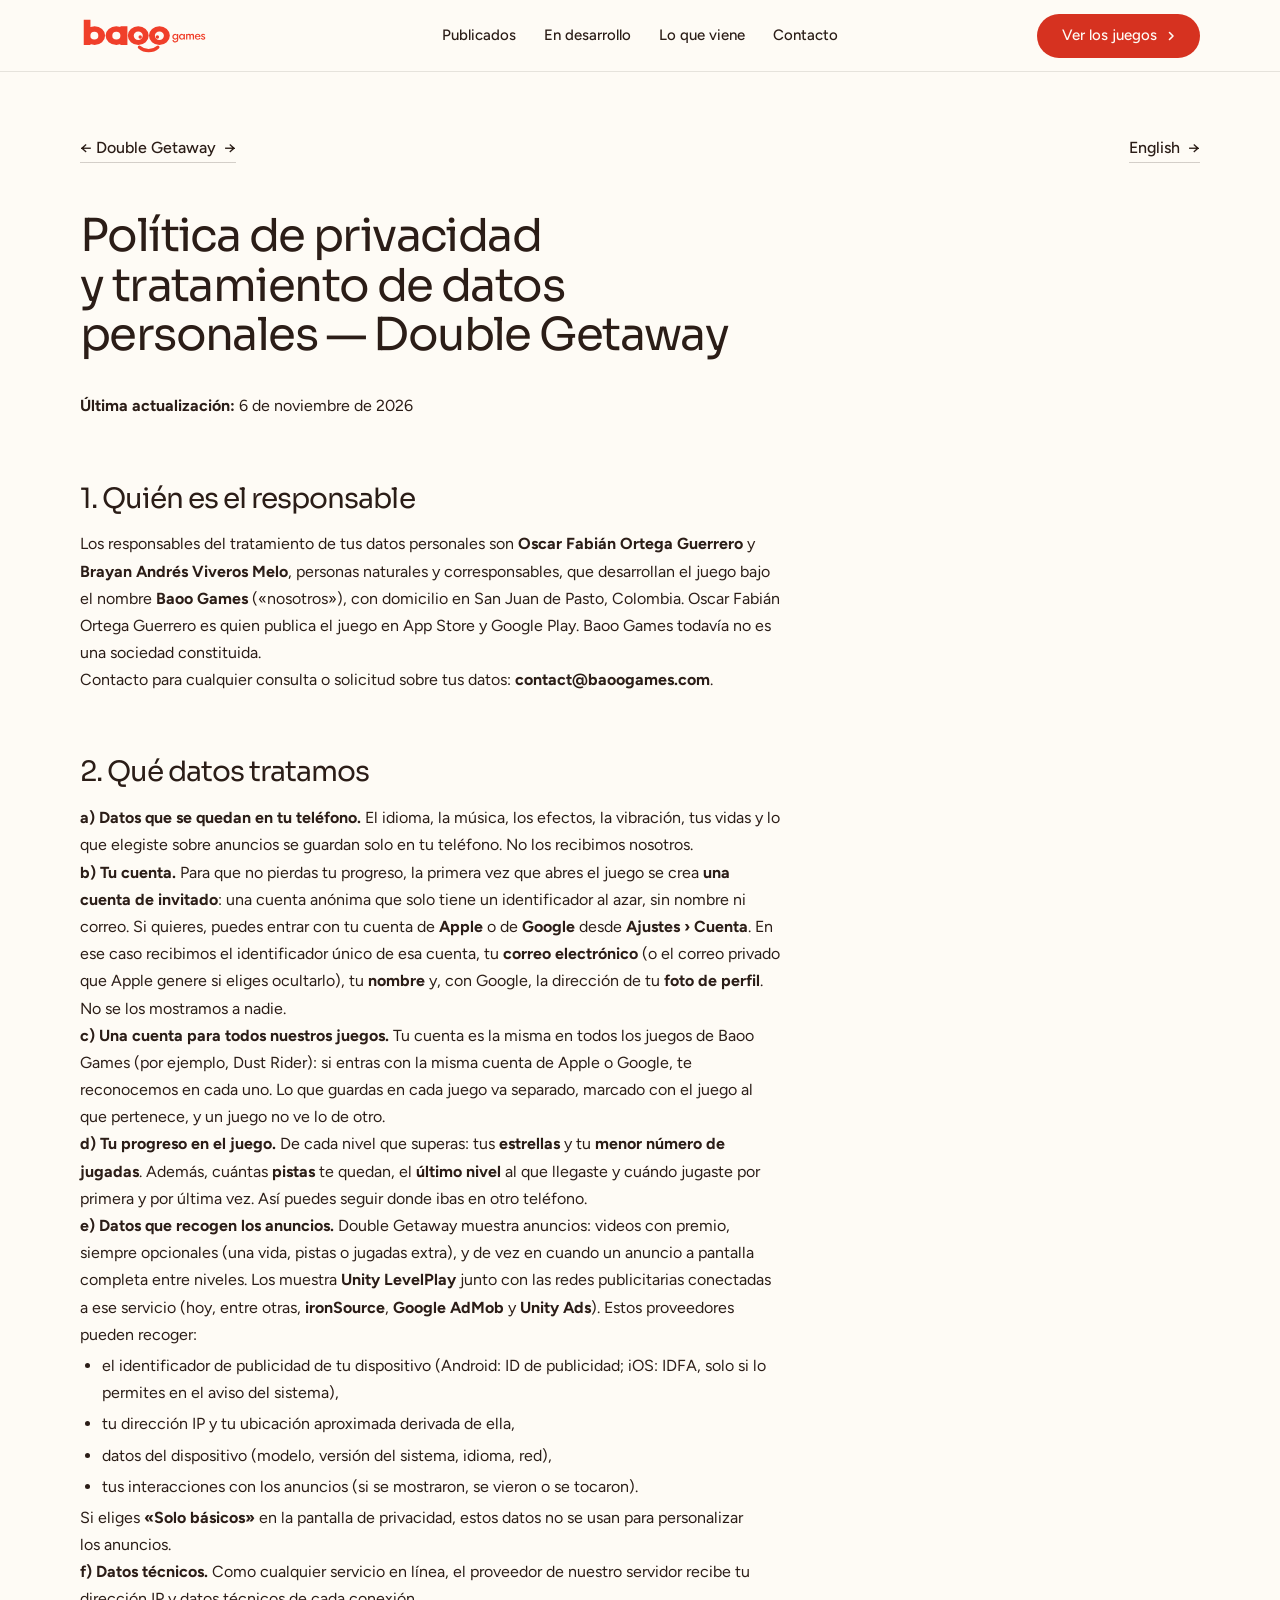
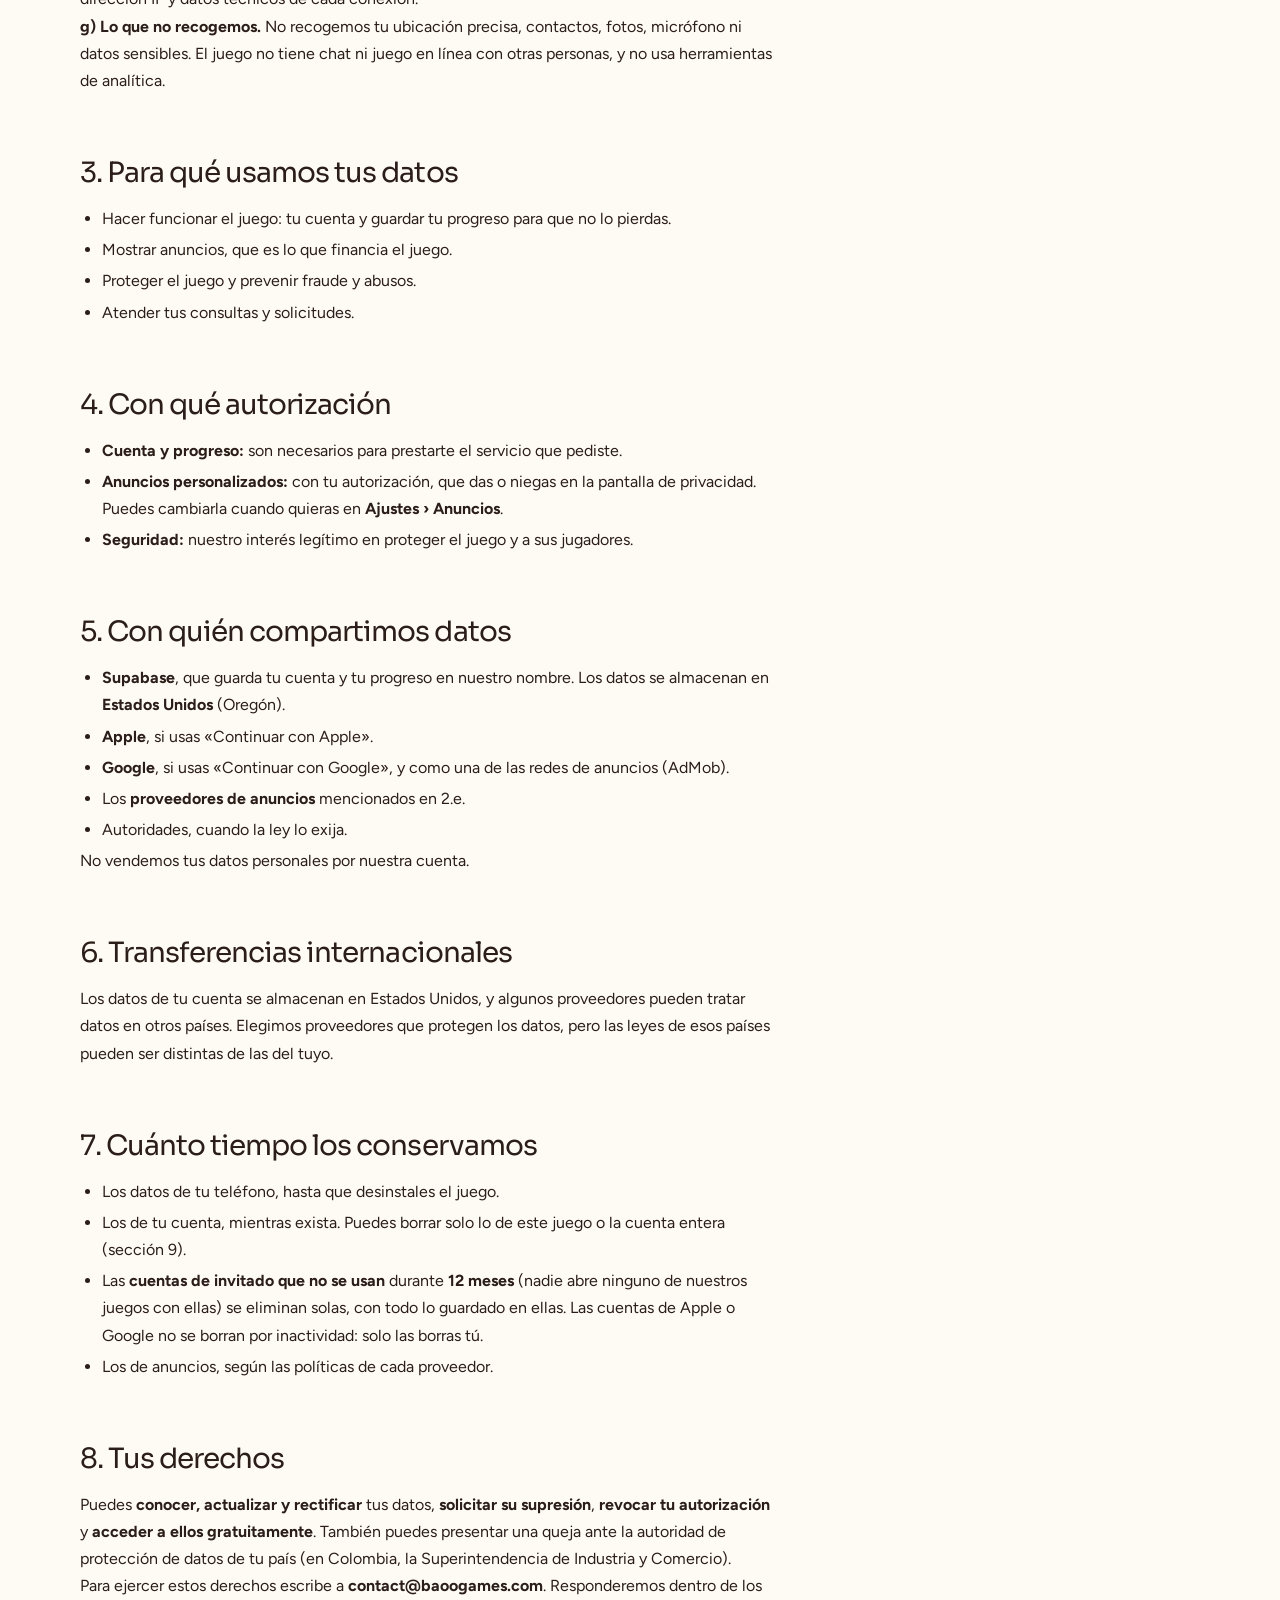
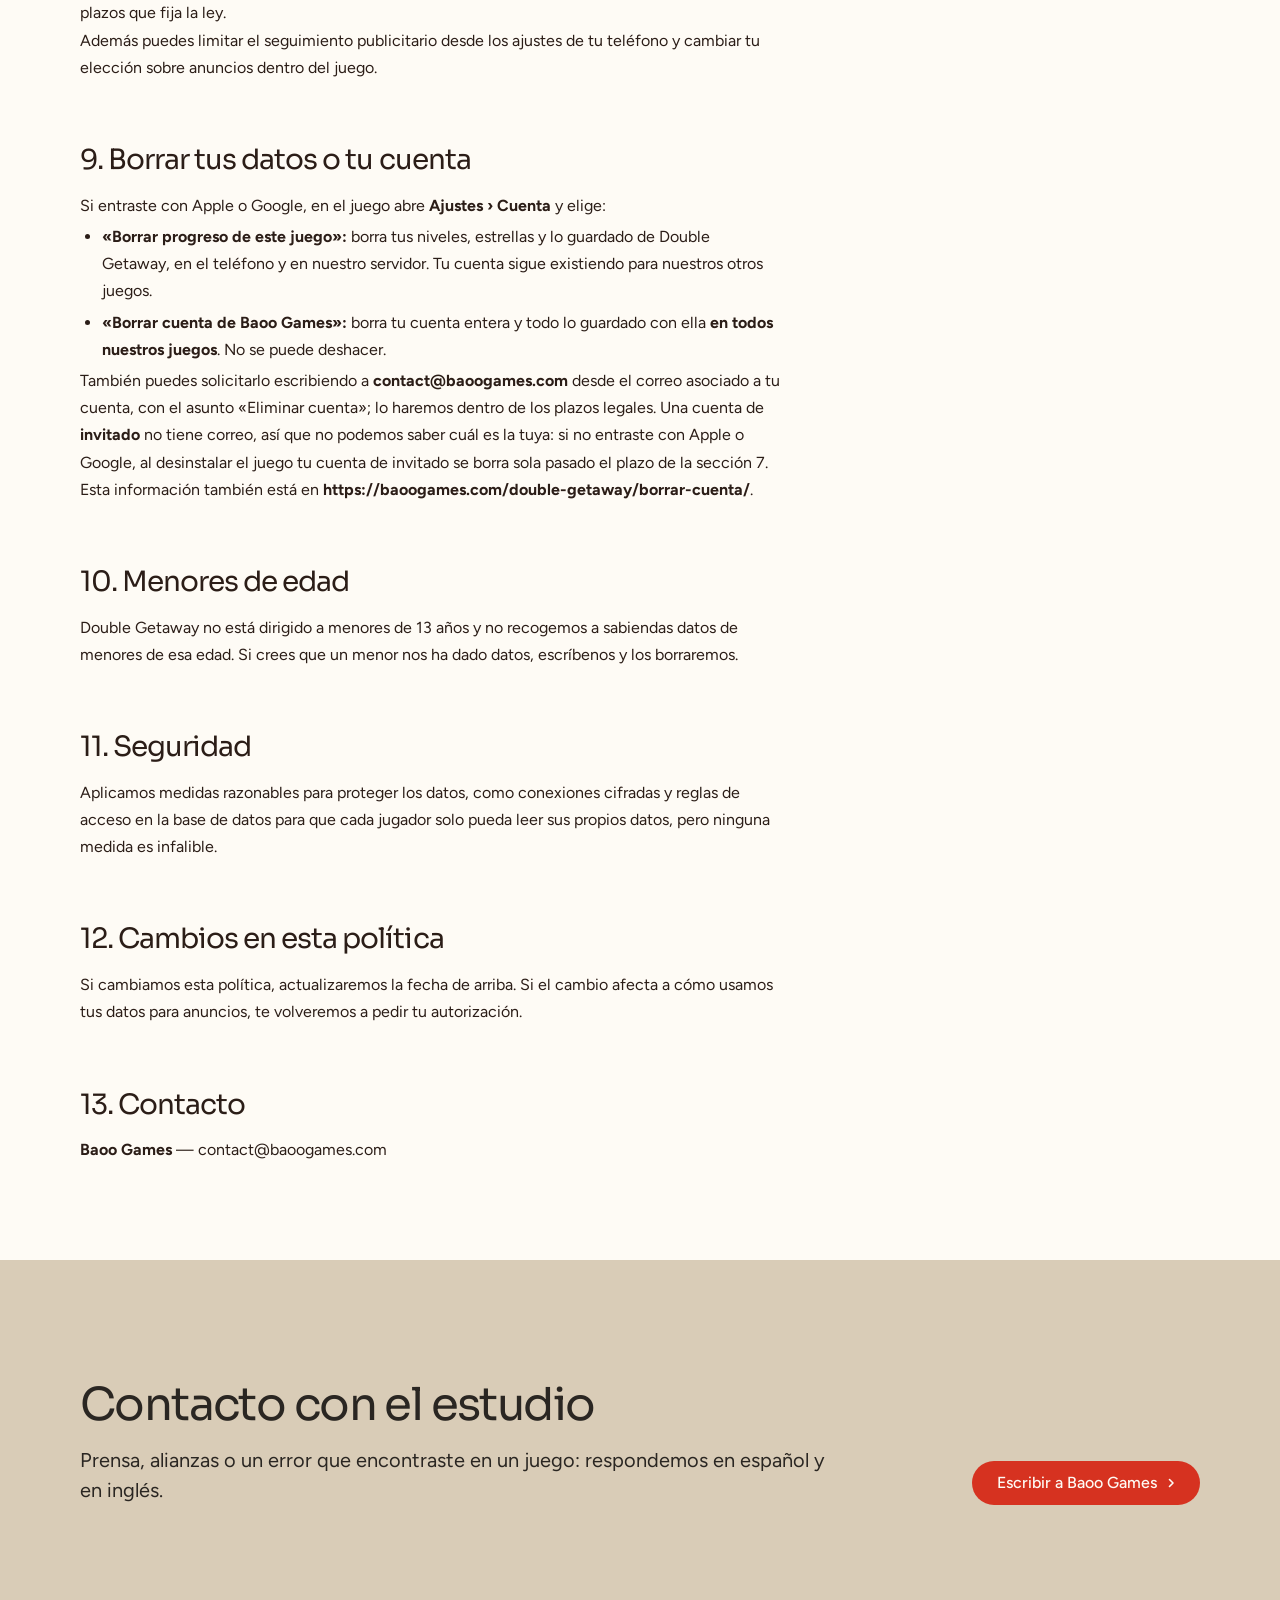
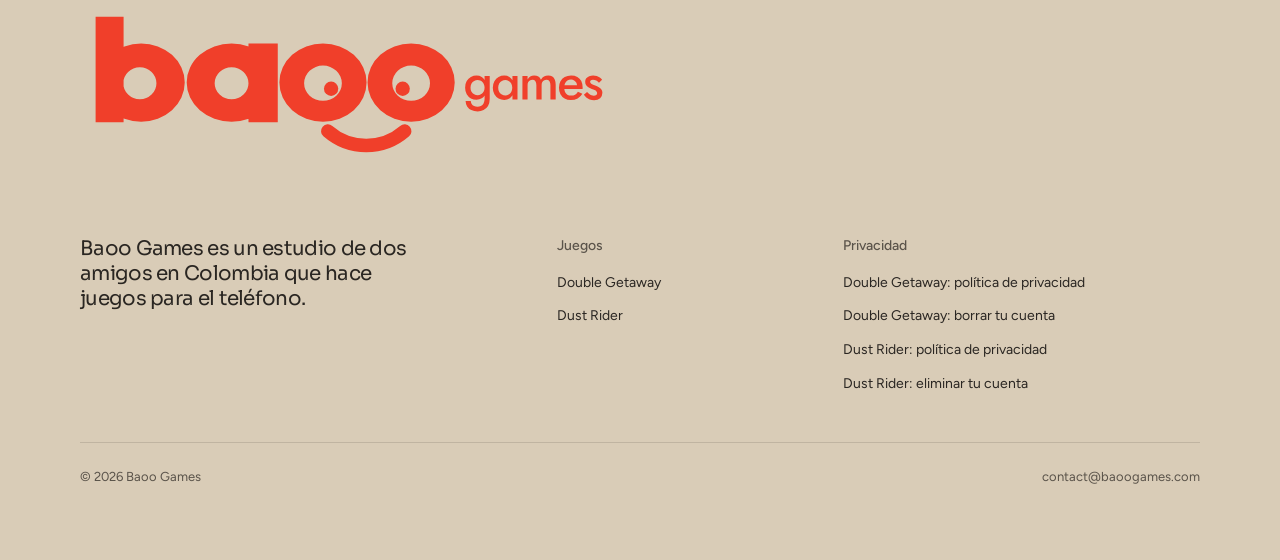
<file: double-getaway/privacidad/index.html>
<!doctype html>
<html lang="es" data-type="software" data-radius="round" data-buttons="pill" data-ground="sand" data-motion data-fijo>
<head>
<meta charset="utf-8">
<meta name="viewport" content="width=device-width, initial-scale=1, viewport-fit=cover">
<title>Política de privacidad y tratamiento de datos personales — Double Getaway · Baoo Games</title>
<meta name="description" content="Política de privacidad y tratamiento de datos personales — Double Getaway">
<meta property="og:type" content="website">
<meta property="og:title" content="Política de privacidad y tratamiento de datos personales — Double Getaway · Baoo Games">
<meta property="og:description" content="Política de privacidad y tratamiento de datos personales — Double Getaway">
<meta property="og:image" content="https://baoogames.com/assets/img/double-getaway-arte.webp">
<meta name="twitter:card" content="summary_large_image">
<link rel="canonical" href="https://baoogames.com/">
<link rel="icon" href="../../assets/img/favicon.png">
<link rel="apple-touch-icon" href="../../assets/img/apple-touch-icon.png">
<meta name="theme-color" content="#fefbf5">
<meta name="site-kind" content="gaming">
<meta name="page-type" content="software">
<link rel="preconnect" href="https://fonts.googleapis.com">
<link rel="preconnect" href="https://fonts.gstatic.com" crossorigin>
<link href="https://fonts.googleapis.com/css2?family=Sora:wght@400..700&family=Figtree:wght@400..600&display=swap" rel="stylesheet">
<link rel="stylesheet" href="../../assets/kit/system.css">
<link rel="stylesheet" href="../../assets/kit/ui/cards.css">
<link rel="stylesheet" href="../../assets/kit/motion/motion.css">
<link rel="stylesheet" href="../../assets/kit/backgrounds/backgrounds.css">
<link rel="stylesheet" href="../../assets/kit/layout/layout.css">
<link rel="stylesheet" href="../../assets/kit/icons/icon.css">
<style>
:root {
  --p-bg: #fefbf5; --p-surface: #f6eee2; --p-ink: #2b1d17; --p-muted: #746962;
  --p-accent: #f03f2a; --p-accent-ink: #fefbf5; --p-action: #d63220; --p-action-ink: #fefbf5;
  --p-inv-bg: #2b1d17; --p-inv-surface: #382a24; --p-inv-ink: #fefbf5; --p-inv-muted: #a79f98;
  --p-inv-accent: #f03f2a; --p-inv-accent-ink: #111111; --p-inv-action: #f03f2a; --p-inv-action-ink: #111111;
  --font-display: "Sora", system-ui, sans-serif;
  --font-text: "Figtree", system-ui, sans-serif;
  --display-weight: 400;
  --display-tracking: -0.035em;
  --display-tracking-xl: -0.045em;
  --ly-scale: 0.9;
}
</style>
<link rel="stylesheet" href="../../assets/estilo.css">
<script>document.documentElement.classList.add('m-enter');setTimeout(()=>document.documentElement.classList.add('m-enter-done'),700)</script>
<script src="../../assets/kit/backgrounds/backgrounds.js"></script>
</head>
<body>
<header class="nav nav--centre">
  <div class="wrap nav__bar">
    <a class="skip-link" href="#top"><span class="es">Ir al contenido</span><span class="en">Skip to content</span></a>
    <a class="nav__logo" href="../../#top"><img src="../../assets/img/logo.svg" alt="Baoo Games" width="150" height="42"></a>
    <nav class="nav__links" aria-label="Principal">
      <div class="nav__item"><a class="nav__link" href="../../#publicados"><span class="es">Publicados</span><span class="en">Out now</span></a></div>
      <div class="nav__item"><a class="nav__link" href="../../#en-desarrollo"><span class="es">En desarrollo</span><span class="en">In development</span></a></div>
      <div class="nav__item"><a class="nav__link" href="../../#lo-que-viene"><span class="es">Lo que viene</span><span class="en">Next</span></a></div>
      <div class="nav__item"><a class="nav__link" href="../../#contacto"><span class="es">Contacto</span><span class="en">Contact</span></a></div>
    </nav>
    <div class="nav__actions">
      
      <a class="btn btn--primary" href="../../#publicados"><span class="es">Ver los juegos</span><span class="en">See the games</span></a>
    </div>
    <button class="nav__toggle" type="button" aria-expanded="false" aria-label="Menu"><svg width="18" height="18" viewBox="0 0 18 18" aria-hidden="true"><path d="M2 5h14M2 13h14" stroke="currentColor" stroke-width="1.6" stroke-linecap="round"/></svg></button>
  </div>
</header>
<main id="top" class="legal">
  <div class="wrap">
    <p class="legal__nav"><a class="link" href="../">← Double Getaway</a> <a class="link" href="../privacy/" lang="en">English</a></p>
    <article class="legal__texto"><h1>Política de privacidad y tratamiento de datos personales — Double Getaway</h1>
<p><strong>Última actualización:</strong> 6 de noviembre de 2026</p>
<h2>1. Quién es el responsable</h2>
<p>Los responsables del tratamiento de tus datos personales son <strong>Oscar Fabián Ortega Guerrero</strong> y <strong>Brayan Andrés Viveros Melo</strong>, personas naturales y corresponsables, que desarrollan el juego bajo el nombre <strong>Baoo Games</strong> («nosotros»), con domicilio en San Juan de Pasto, Colombia. Oscar Fabián Ortega Guerrero es quien publica el juego en App Store y Google Play. Baoo Games todavía no es una sociedad constituida.</p>
<p>Contacto para cualquier consulta o solicitud sobre tus datos: <strong>contact@baoogames.com</strong>.</p>
<h2>2. Qué datos tratamos</h2>
<p><strong>a) Datos que se quedan en tu teléfono.</strong> El idioma, la música, los efectos, la vibración, tus vidas y lo que elegiste sobre anuncios se guardan solo en tu teléfono. No los recibimos nosotros.</p>
<p><strong>b) Tu cuenta.</strong> Para que no pierdas tu progreso, la primera vez que abres el juego se crea <strong>una cuenta de invitado</strong>: una cuenta anónima que solo tiene un identificador al azar, sin nombre ni correo. Si quieres, puedes entrar con tu cuenta de <strong>Apple</strong> o de <strong>Google</strong> desde <strong>Ajustes › Cuenta</strong>. En ese caso recibimos el identificador único de esa cuenta, tu <strong>correo electrónico</strong> (o el correo privado que Apple genere si eliges ocultarlo), tu <strong>nombre</strong> y, con Google, la dirección de tu <strong>foto de perfil</strong>. No se los mostramos a nadie.</p>
<p><strong>c) Una cuenta para todos nuestros juegos.</strong> Tu cuenta es la misma en todos los juegos de Baoo Games (por ejemplo, Dust Rider): si entras con la misma cuenta de Apple o Google, te reconocemos en cada uno. Lo que guardas en cada juego va separado, marcado con el juego al que pertenece, y un juego no ve lo de otro.</p>
<p><strong>d) Tu progreso en el juego.</strong> De cada nivel que superas: tus <strong>estrellas</strong> y tu <strong>menor número de jugadas</strong>. Además, cuántas <strong>pistas</strong> te quedan, el <strong>último nivel</strong> al que llegaste y cuándo jugaste por primera y por última vez. Así puedes seguir donde ibas en otro teléfono.</p>
<p><strong>e) Datos que recogen los anuncios.</strong> Double Getaway muestra anuncios: videos con premio, siempre opcionales (una vida, pistas o jugadas extra), y de vez en cuando un anuncio a pantalla completa entre niveles. Los muestra <strong>Unity LevelPlay</strong> junto con las redes publicitarias conectadas a ese servicio (hoy, entre otras, <strong>ironSource</strong>, <strong>Google AdMob</strong> y <strong>Unity Ads</strong>). Estos proveedores pueden recoger:</p>
<ul>
<li>el identificador de publicidad de tu dispositivo (Android: ID de publicidad; iOS: IDFA, solo si lo permites en el aviso del sistema),</li>
<li>tu dirección IP y tu ubicación aproximada derivada de ella,</li>
<li>datos del dispositivo (modelo, versión del sistema, idioma, red),</li>
<li>tus interacciones con los anuncios (si se mostraron, se vieron o se tocaron).</li>
</ul>
<p>Si eliges <strong>«Solo básicos»</strong> en la pantalla de privacidad, estos datos no se usan para personalizar los anuncios.</p>
<p><strong>f) Datos técnicos.</strong> Como cualquier servicio en línea, el proveedor de nuestro servidor recibe tu dirección IP y datos técnicos de cada conexión.</p>
<p><strong>g) Lo que no recogemos.</strong> No recogemos tu ubicación precisa, contactos, fotos, micrófono ni datos sensibles. El juego no tiene chat ni juego en línea con otras personas, y no usa herramientas de analítica.</p>
<h2>3. Para qué usamos tus datos</h2>
<ul>
<li>Hacer funcionar el juego: tu cuenta y guardar tu progreso para que no lo pierdas.</li>
<li>Mostrar anuncios, que es lo que financia el juego.</li>
<li>Proteger el juego y prevenir fraude y abusos.</li>
<li>Atender tus consultas y solicitudes.</li>
</ul>
<h2>4. Con qué autorización</h2>
<ul>
<li><strong>Cuenta y progreso:</strong> son necesarios para prestarte el servicio que pediste.</li>
<li><strong>Anuncios personalizados:</strong> con tu autorización, que das o niegas en la pantalla de privacidad. Puedes cambiarla cuando quieras en <strong>Ajustes › Anuncios</strong>.</li>
<li><strong>Seguridad:</strong> nuestro interés legítimo en proteger el juego y a sus jugadores.</li>
</ul>
<h2>5. Con quién compartimos datos</h2>
<ul>
<li><strong>Supabase</strong>, que guarda tu cuenta y tu progreso en nuestro nombre. Los datos se almacenan en <strong>Estados Unidos</strong> (Oregón).</li>
<li><strong>Apple</strong>, si usas «Continuar con Apple».</li>
<li><strong>Google</strong>, si usas «Continuar con Google», y como una de las redes de anuncios (AdMob).</li>
<li>Los <strong>proveedores de anuncios</strong> mencionados en 2.e.</li>
<li>Autoridades, cuando la ley lo exija.</li>
</ul>
<p>No vendemos tus datos personales por nuestra cuenta.</p>
<h2>6. Transferencias internacionales</h2>
<p>Los datos de tu cuenta se almacenan en Estados Unidos, y algunos proveedores pueden tratar datos en otros países. Elegimos proveedores que protegen los datos, pero las leyes de esos países pueden ser distintas de las del tuyo.</p>
<h2>7. Cuánto tiempo los conservamos</h2>
<ul>
<li>Los datos de tu teléfono, hasta que desinstales el juego.</li>
<li>Los de tu cuenta, mientras exista. Puedes borrar solo lo de este juego o la cuenta entera (sección 9).</li>
<li>Las <strong>cuentas de invitado que no se usan</strong> durante <strong>12 meses</strong> (nadie abre ninguno de nuestros juegos con ellas) se eliminan solas, con todo lo guardado en ellas. Las cuentas de Apple o Google no se borran por inactividad: solo las borras tú.</li>
<li>Los de anuncios, según las políticas de cada proveedor.</li>
</ul>
<h2>8. Tus derechos</h2>
<p>Puedes <strong>conocer, actualizar y rectificar</strong> tus datos, <strong>solicitar su supresión</strong>, <strong>revocar tu autorización</strong> y <strong>acceder a ellos gratuitamente</strong>. También puedes presentar una queja ante la autoridad de protección de datos de tu país (en Colombia, la Superintendencia de Industria y Comercio).</p>
<p>Para ejercer estos derechos escribe a <strong>contact@baoogames.com</strong>. Responderemos dentro de los plazos que fija la ley.</p>
<p>Además puedes limitar el seguimiento publicitario desde los ajustes de tu teléfono y cambiar tu elección sobre anuncios dentro del juego.</p>
<h2>9. Borrar tus datos o tu cuenta</h2>
<p>Si entraste con Apple o Google, en el juego abre <strong>Ajustes › Cuenta</strong> y elige:</p>
<ul>
<li><strong>«Borrar progreso de este juego»:</strong> borra tus niveles, estrellas y lo guardado de Double Getaway, en el teléfono y en nuestro servidor. Tu cuenta sigue existiendo para nuestros otros juegos.</li>
<li><strong>«Borrar cuenta de Baoo Games»:</strong> borra tu cuenta entera y todo lo guardado con ella <strong>en todos nuestros juegos</strong>. No se puede deshacer.</li>
</ul>
<p>También puedes solicitarlo escribiendo a <strong>contact@baoogames.com</strong> desde el correo asociado a tu cuenta, con el asunto «Eliminar cuenta»; lo haremos dentro de los plazos legales. Una cuenta de <strong>invitado</strong> no tiene correo, así que no podemos saber cuál es la tuya: si no entraste con Apple o Google, al desinstalar el juego tu cuenta de invitado se borra sola pasado el plazo de la sección 7.</p>
<p>Esta información también está en <strong>https://baoogames.com/double-getaway/borrar-cuenta/</strong>.</p>
<h2>10. Menores de edad</h2>
<p>Double Getaway no está dirigido a menores de 13 años y no recogemos a sabiendas datos de menores de esa edad. Si crees que un menor nos ha dado datos, escríbenos y los borraremos.</p>
<h2>11. Seguridad</h2>
<p>Aplicamos medidas razonables para proteger los datos, como conexiones cifradas y reglas de acceso en la base de datos para que cada jugador solo pueda leer sus propios datos, pero ninguna medida es infalible.</p>
<h2>12. Cambios en esta política</h2>
<p>Si cambiamos esta política, actualizaremos la fecha de arriba. Si el cambio afecta a cómo usamos tus datos para anuncios, te volveremos a pedir tu autorización.</p>
<h2>13. Contacto</h2>
<p><strong>Baoo Games</strong> — contact@baoogames.com</p></article>
  </div>
</main>
<footer class="footer closing footer--statement" id="contacto" aria-labelledby="close-h">
  <div class="wrap">
    <div class="closing__cta close--word">
      <div class="section-head--split">
        <div>
          <h2 id="close-h"><span class="es">Contacto con el estudio</span><span class="en">Contact the studio</span></h2>
          <p class="t-lead"><span class="es">Prensa, alianzas o un error que encontraste en un juego: respondemos en español y en inglés.</span><span class="en">Press, partnerships or a bug you found in a game: we answer in Spanish and English.</span></p>
        </div>
        <a class="btn btn--primary" href="mailto:contact@baoogames.com"><span class="es">Escribir a Baoo Games</span><span class="en">Email Baoo Games</span><svg class="m-arrow" viewBox="0 0 12 12" aria-hidden="true"><path class="m-arrow__stem" d="M1 6h8"/><path class="m-arrow__head" d="M4.5 2.5 8 6l-3.5 3.5"/></svg></a>
      </div>
      <a class="close__name" href="../../#top"><img src="../../assets/img/logo.svg" alt="Baoo Games" width="560" height="173" loading="lazy"></a>
    </div>
    <div class="closing__links">
      <div class="grid">
        <div class="span-4 stack-4">
          <p class="footer__lede"><span class="es">Baoo Games es un estudio de dos amigos en Colombia que hace juegos para el teléfono.</span><span class="en">Baoo Games is a studio of two friends in Colombia making games for your phone.</span></p>
        </div>
        <div class="span-2 start-6 footer__col"><h3><span class="es">Juegos</span><span class="en">Games</span></h3><ul><li><a href="../../double-getaway/">Double Getaway</a></li><li><a href="../../dust-rider/">Dust Rider</a></li></ul></div>
        <div class="span-4 start-9 footer__col"><h3><span class="es">Privacidad</span><span class="en">Privacy</span></h3><ul><li><a href="../../double-getaway/privacidad/" class="es">Double Getaway: política de privacidad</a><a href="../../double-getaway/privacy/" class="en">Double Getaway: privacy policy</a></li><li><a href="../../double-getaway/borrar-cuenta/" class="es">Double Getaway: borrar tu cuenta</a><a href="../../double-getaway/delete-account/" class="en">Double Getaway: delete your account</a></li><li><a href="../../dust-rider/privacidad/" class="es">Dust Rider: política de privacidad</a><a href="../../dust-rider/privacy/" class="en">Dust Rider: privacy policy</a></li><li><a href="../../dust-rider/borrar-cuenta/" class="es">Dust Rider: eliminar tu cuenta</a><a href="../../dust-rider/delete-account/" class="en">Dust Rider: delete your account</a></li></ul></div>
      </div>
      <div class="footer__legal">
        <span>&copy; 2026 Baoo Games</span>
        <a href="mailto:contact@baoogames.com">contact@baoogames.com</a>
        
      </div>
    </div>
  </div>
</footer>
<script src="../../assets/sitio.js"></script>
<script type="module" src="../../assets/kit/system.js"></script>
<script type="module" src="../../assets/kit/motion/motion.js"></script>
<script type="module" src="../../assets/kit/layout/layout.js"></script>
</body>
</html>
</file>
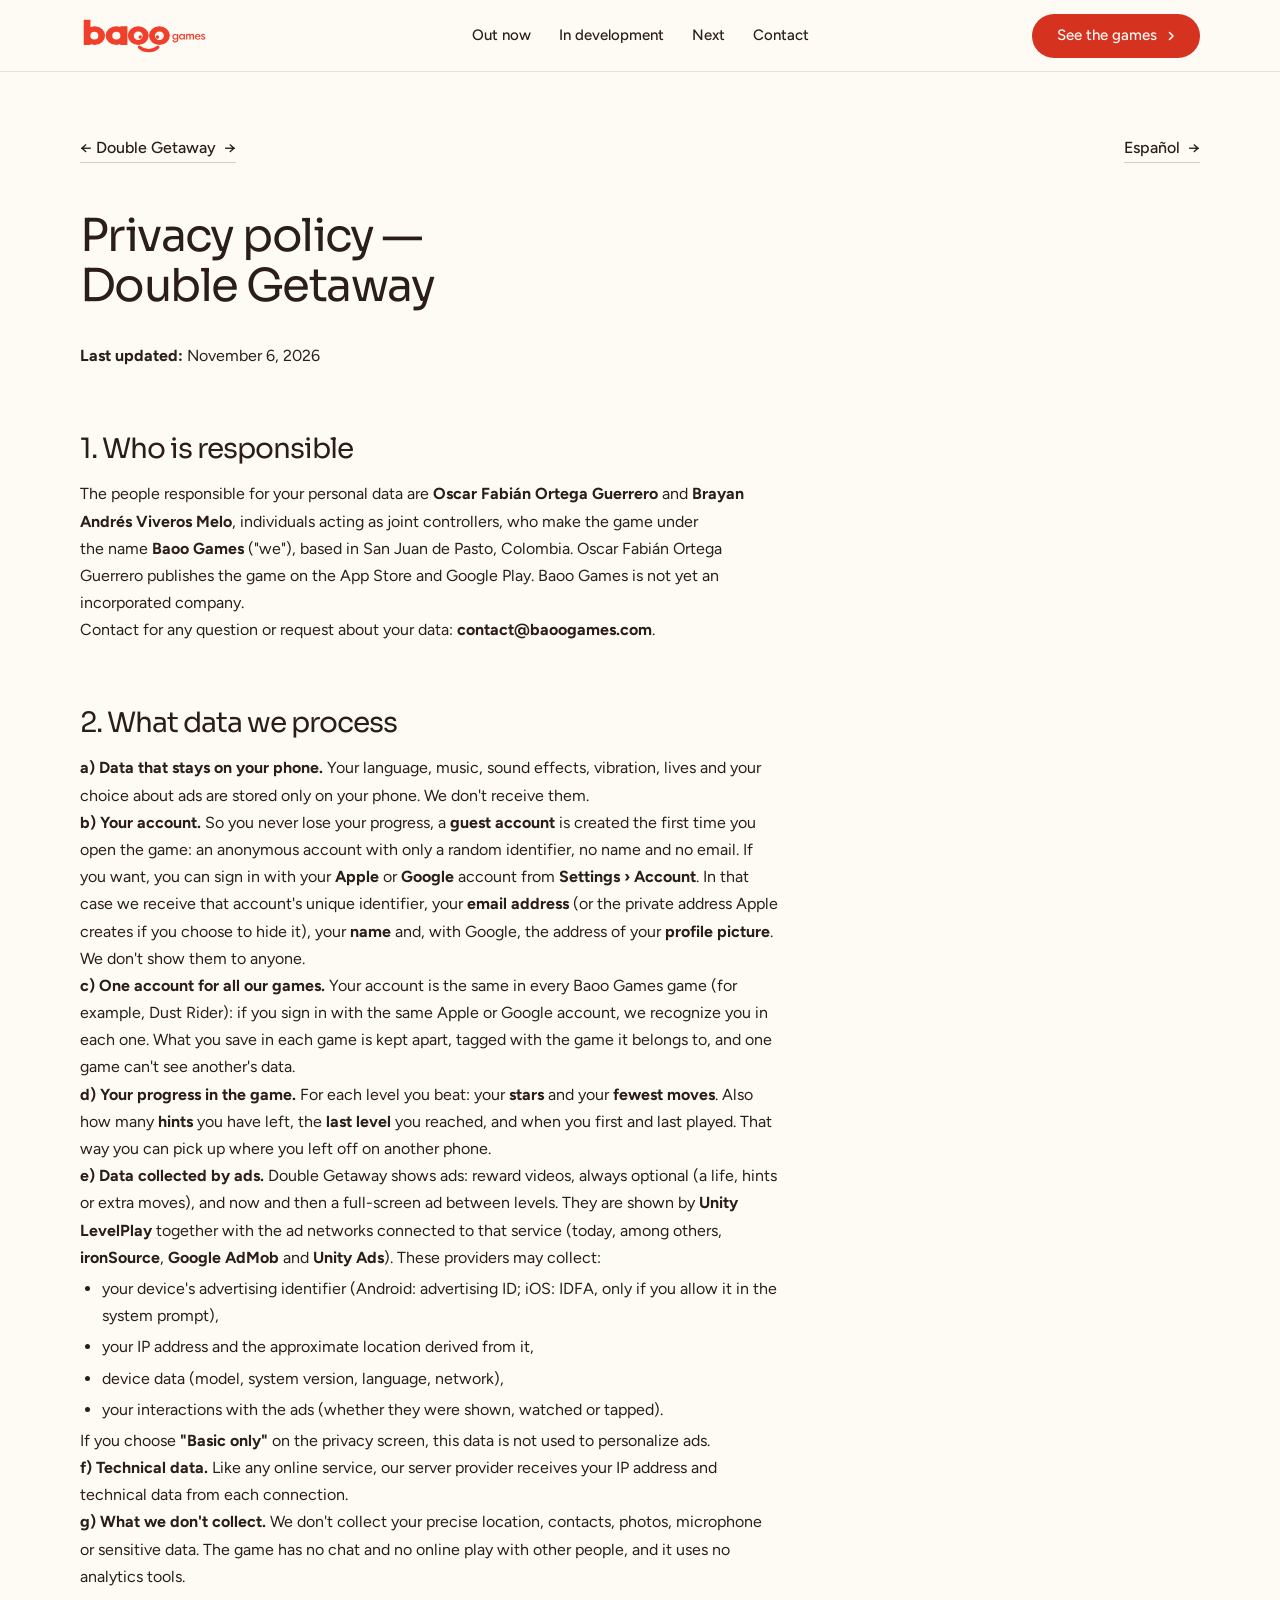
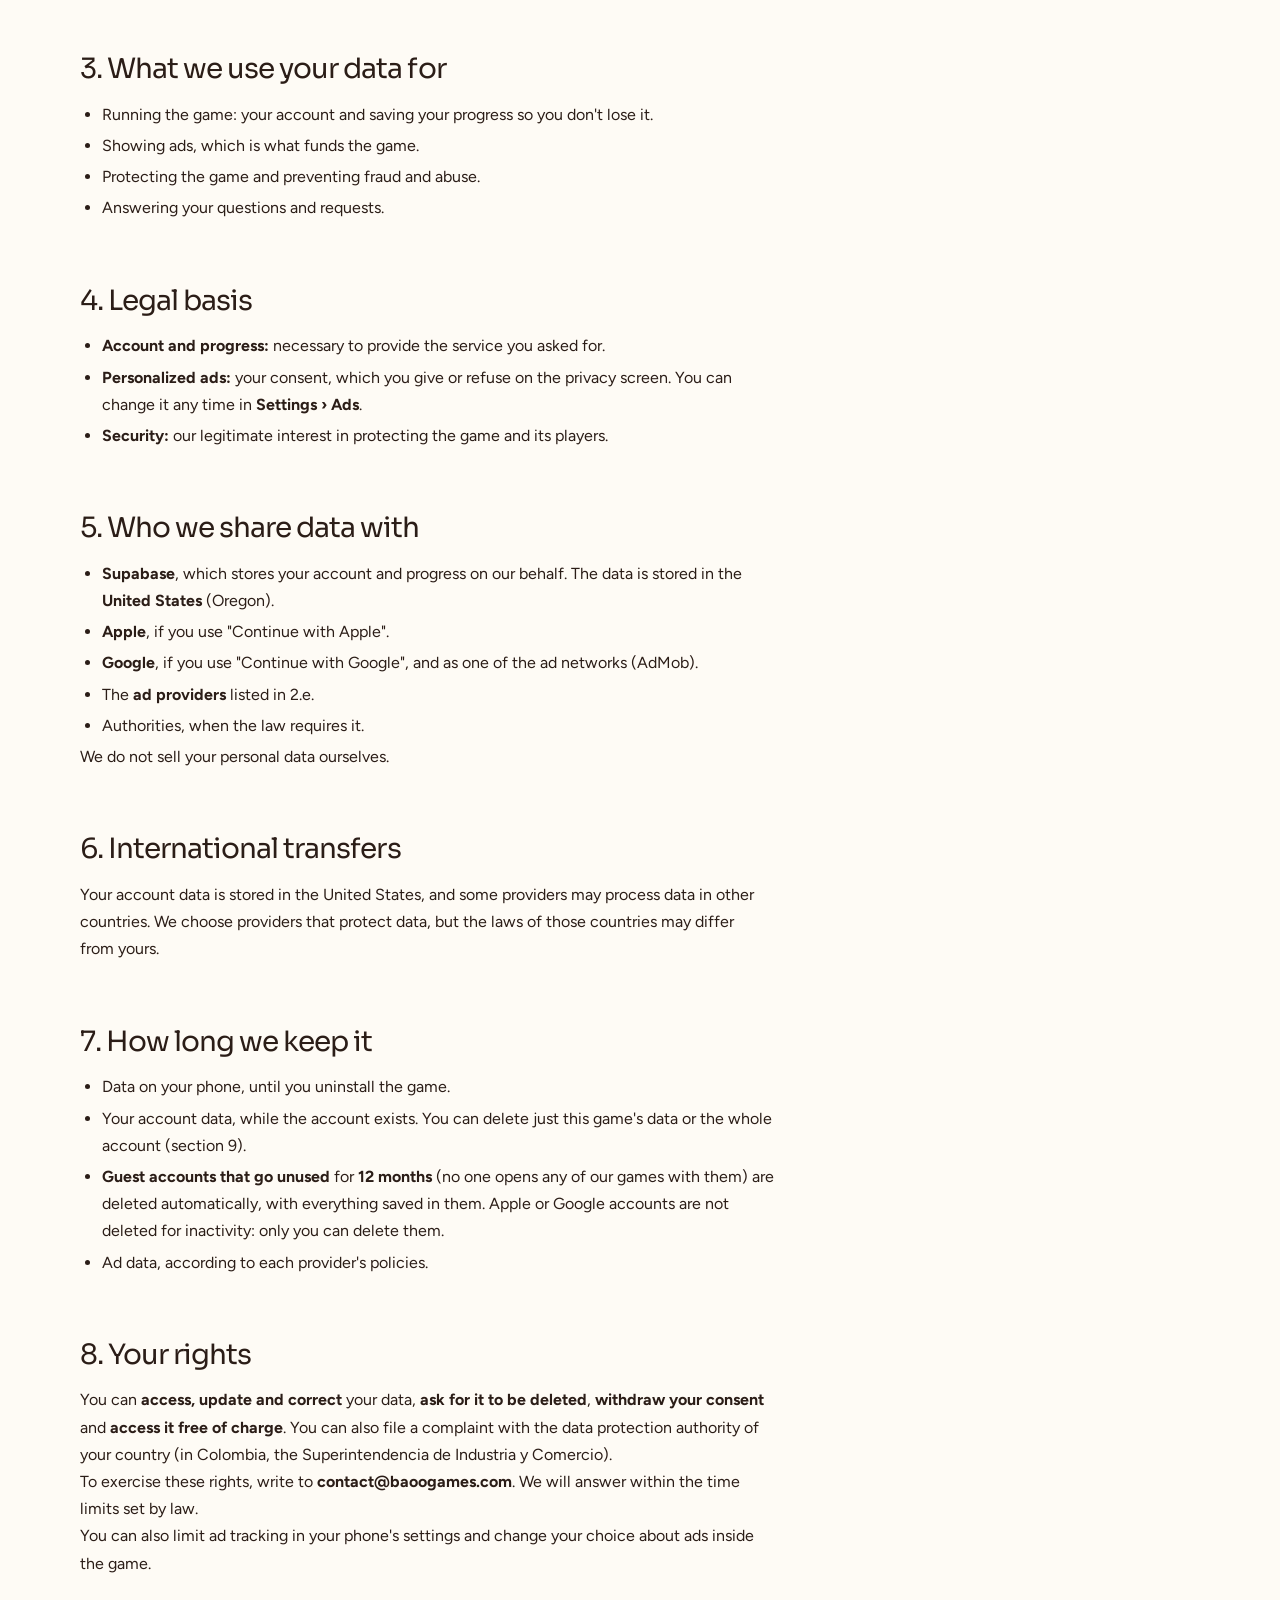
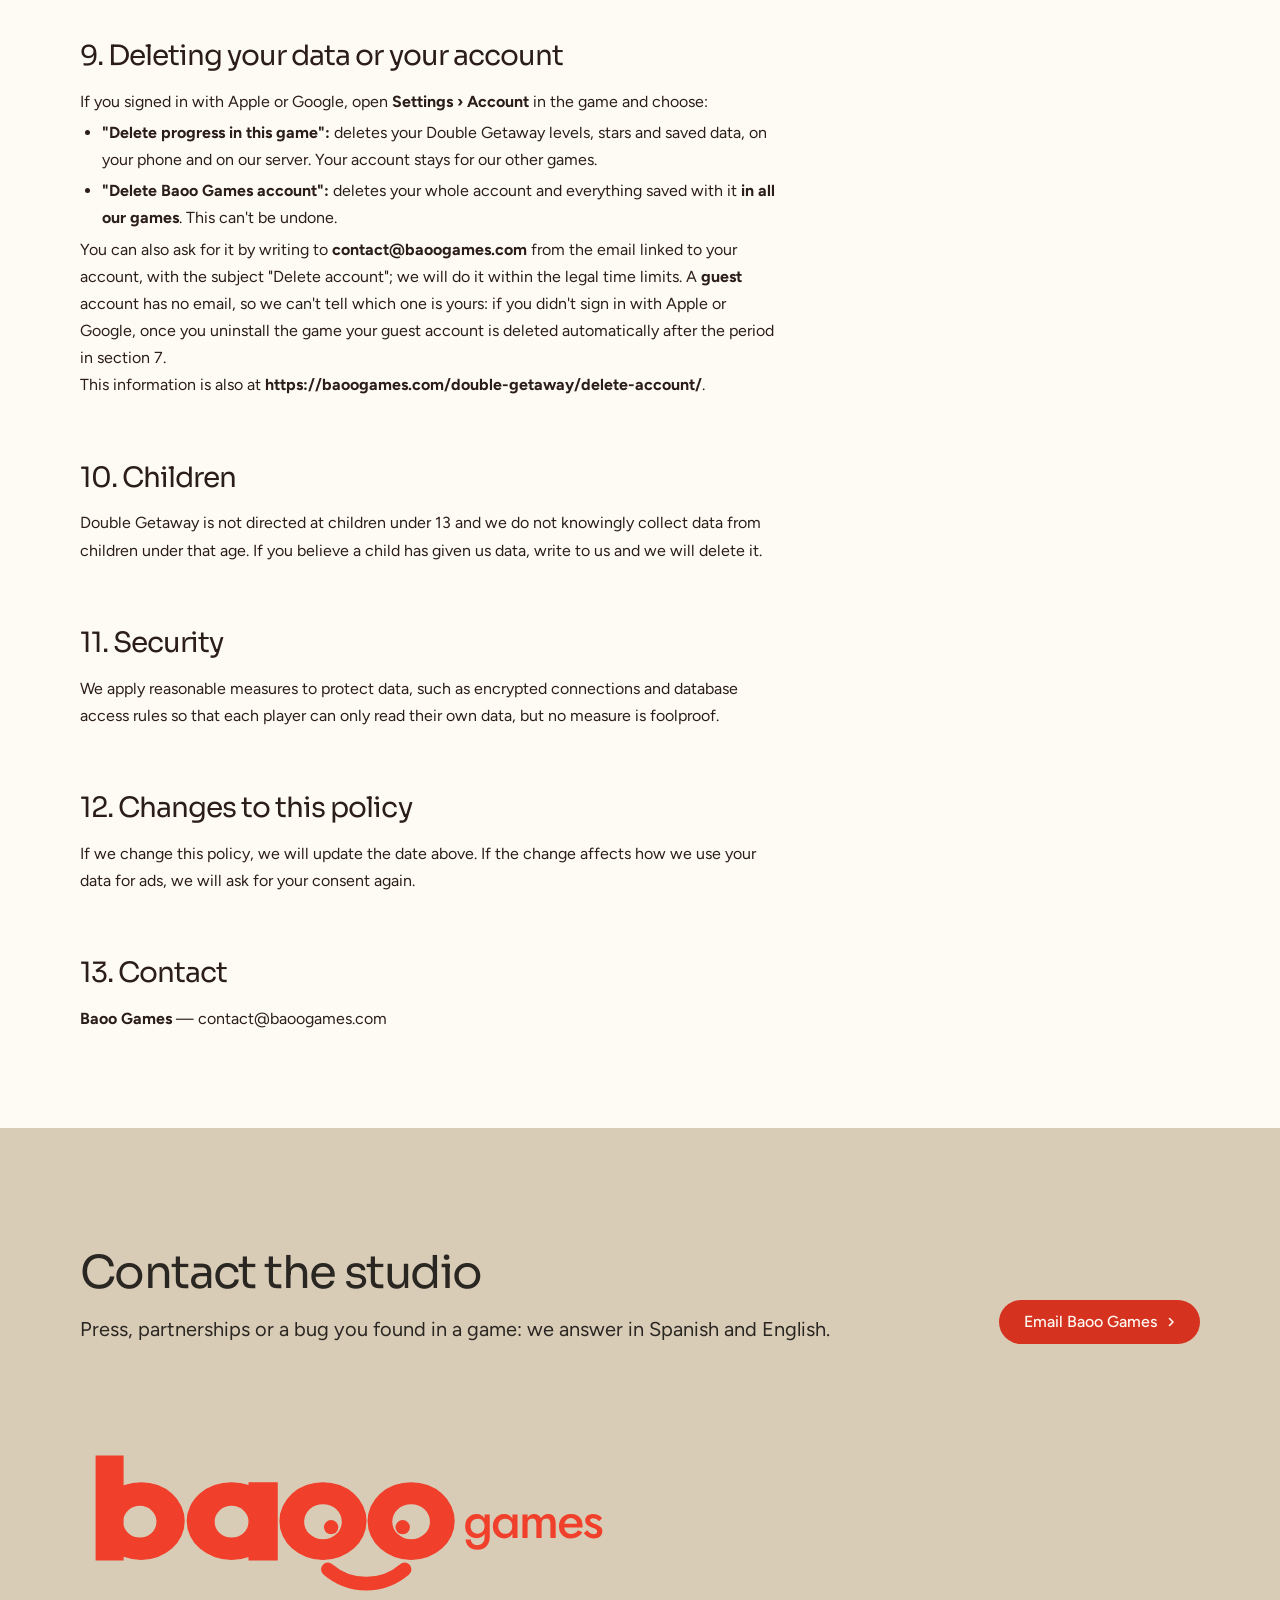
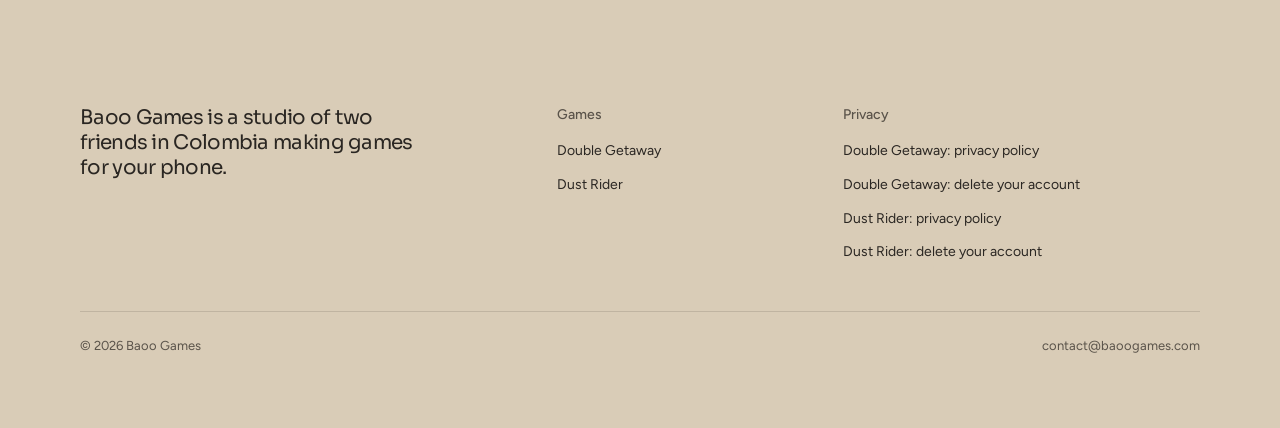
<file: double-getaway/privacy/index.html>
<!doctype html>
<html lang="en" data-type="software" data-radius="round" data-buttons="pill" data-ground="sand" data-motion data-fijo>
<head>
<meta charset="utf-8">
<meta name="viewport" content="width=device-width, initial-scale=1, viewport-fit=cover">
<title>Privacy policy — Double Getaway · Baoo Games</title>
<meta name="description" content="Privacy policy — Double Getaway">
<meta property="og:type" content="website">
<meta property="og:title" content="Privacy policy — Double Getaway · Baoo Games">
<meta property="og:description" content="Privacy policy — Double Getaway">
<meta property="og:image" content="https://baoogames.com/assets/img/double-getaway-arte.webp">
<meta name="twitter:card" content="summary_large_image">
<link rel="canonical" href="https://baoogames.com/">
<link rel="icon" href="../../assets/img/favicon.png">
<link rel="apple-touch-icon" href="../../assets/img/apple-touch-icon.png">
<meta name="theme-color" content="#fefbf5">
<meta name="site-kind" content="gaming">
<meta name="page-type" content="software">
<link rel="preconnect" href="https://fonts.googleapis.com">
<link rel="preconnect" href="https://fonts.gstatic.com" crossorigin>
<link href="https://fonts.googleapis.com/css2?family=Sora:wght@400..700&family=Figtree:wght@400..600&display=swap" rel="stylesheet">
<link rel="stylesheet" href="../../assets/kit/system.css">
<link rel="stylesheet" href="../../assets/kit/ui/cards.css">
<link rel="stylesheet" href="../../assets/kit/motion/motion.css">
<link rel="stylesheet" href="../../assets/kit/backgrounds/backgrounds.css">
<link rel="stylesheet" href="../../assets/kit/layout/layout.css">
<link rel="stylesheet" href="../../assets/kit/icons/icon.css">
<style>
:root {
  --p-bg: #fefbf5; --p-surface: #f6eee2; --p-ink: #2b1d17; --p-muted: #746962;
  --p-accent: #f03f2a; --p-accent-ink: #fefbf5; --p-action: #d63220; --p-action-ink: #fefbf5;
  --p-inv-bg: #2b1d17; --p-inv-surface: #382a24; --p-inv-ink: #fefbf5; --p-inv-muted: #a79f98;
  --p-inv-accent: #f03f2a; --p-inv-accent-ink: #111111; --p-inv-action: #f03f2a; --p-inv-action-ink: #111111;
  --font-display: "Sora", system-ui, sans-serif;
  --font-text: "Figtree", system-ui, sans-serif;
  --display-weight: 400;
  --display-tracking: -0.035em;
  --display-tracking-xl: -0.045em;
  --ly-scale: 0.9;
}
</style>
<link rel="stylesheet" href="../../assets/estilo.css">
<script>document.documentElement.classList.add('m-enter');setTimeout(()=>document.documentElement.classList.add('m-enter-done'),700)</script>
<script src="../../assets/kit/backgrounds/backgrounds.js"></script>
</head>
<body>
<header class="nav nav--centre">
  <div class="wrap nav__bar">
    <a class="skip-link" href="#top"><span class="es">Ir al contenido</span><span class="en">Skip to content</span></a>
    <a class="nav__logo" href="../../#top"><img src="../../assets/img/logo.svg" alt="Baoo Games" width="150" height="42"></a>
    <nav class="nav__links" aria-label="Principal">
      <div class="nav__item"><a class="nav__link" href="../../#publicados"><span class="es">Publicados</span><span class="en">Out now</span></a></div>
      <div class="nav__item"><a class="nav__link" href="../../#en-desarrollo"><span class="es">En desarrollo</span><span class="en">In development</span></a></div>
      <div class="nav__item"><a class="nav__link" href="../../#lo-que-viene"><span class="es">Lo que viene</span><span class="en">Next</span></a></div>
      <div class="nav__item"><a class="nav__link" href="../../#contacto"><span class="es">Contacto</span><span class="en">Contact</span></a></div>
    </nav>
    <div class="nav__actions">
      
      <a class="btn btn--primary" href="../../#publicados"><span class="es">Ver los juegos</span><span class="en">See the games</span></a>
    </div>
    <button class="nav__toggle" type="button" aria-expanded="false" aria-label="Menu"><svg width="18" height="18" viewBox="0 0 18 18" aria-hidden="true"><path d="M2 5h14M2 13h14" stroke="currentColor" stroke-width="1.6" stroke-linecap="round"/></svg></button>
  </div>
</header>
<main id="top" class="legal">
  <div class="wrap">
    <p class="legal__nav"><a class="link" href="../">← Double Getaway</a> <a class="link" href="../privacidad/" lang="es">Español</a></p>
    <article class="legal__texto"><h1>Privacy policy — Double Getaway</h1>
<p><strong>Last updated:</strong> November 6, 2026</p>
<h2>1. Who is responsible</h2>
<p>The people responsible for your personal data are <strong>Oscar Fabián Ortega Guerrero</strong> and <strong>Brayan Andrés Viveros Melo</strong>, individuals acting as joint controllers, who make the game under the name <strong>Baoo Games</strong> ("we"), based in San Juan de Pasto, Colombia. Oscar Fabián Ortega Guerrero publishes the game on the App Store and Google Play. Baoo Games is not yet an incorporated company.</p>
<p>Contact for any question or request about your data: <strong>contact@baoogames.com</strong>.</p>
<h2>2. What data we process</h2>
<p><strong>a) Data that stays on your phone.</strong> Your language, music, sound effects, vibration, lives and your choice about ads are stored only on your phone. We don't receive them.</p>
<p><strong>b) Your account.</strong> So you never lose your progress, a <strong>guest account</strong> is created the first time you open the game: an anonymous account with only a random identifier, no name and no email. If you want, you can sign in with your <strong>Apple</strong> or <strong>Google</strong> account from <strong>Settings › Account</strong>. In that case we receive that account's unique identifier, your <strong>email address</strong> (or the private address Apple creates if you choose to hide it), your <strong>name</strong> and, with Google, the address of your <strong>profile picture</strong>. We don't show them to anyone.</p>
<p><strong>c) One account for all our games.</strong> Your account is the same in every Baoo Games game (for example, Dust Rider): if you sign in with the same Apple or Google account, we recognize you in each one. What you save in each game is kept apart, tagged with the game it belongs to, and one game can't see another's data.</p>
<p><strong>d) Your progress in the game.</strong> For each level you beat: your <strong>stars</strong> and your <strong>fewest moves</strong>. Also how many <strong>hints</strong> you have left, the <strong>last level</strong> you reached, and when you first and last played. That way you can pick up where you left off on another phone.</p>
<p><strong>e) Data collected by ads.</strong> Double Getaway shows ads: reward videos, always optional (a life, hints or extra moves), and now and then a full-screen ad between levels. They are shown by <strong>Unity LevelPlay</strong> together with the ad networks connected to that service (today, among others, <strong>ironSource</strong>, <strong>Google AdMob</strong> and <strong>Unity Ads</strong>). These providers may collect:</p>
<ul>
<li>your device's advertising identifier (Android: advertising ID; iOS: IDFA, only if you allow it in the system prompt),</li>
<li>your IP address and the approximate location derived from it,</li>
<li>device data (model, system version, language, network),</li>
<li>your interactions with the ads (whether they were shown, watched or tapped).</li>
</ul>
<p>If you choose <strong>"Basic only"</strong> on the privacy screen, this data is not used to personalize ads.</p>
<p><strong>f) Technical data.</strong> Like any online service, our server provider receives your IP address and technical data from each connection.</p>
<p><strong>g) What we don't collect.</strong> We don't collect your precise location, contacts, photos, microphone or sensitive data. The game has no chat and no online play with other people, and it uses no analytics tools.</p>
<h2>3. What we use your data for</h2>
<ul>
<li>Running the game: your account and saving your progress so you don't lose it.</li>
<li>Showing ads, which is what funds the game.</li>
<li>Protecting the game and preventing fraud and abuse.</li>
<li>Answering your questions and requests.</li>
</ul>
<h2>4. Legal basis</h2>
<ul>
<li><strong>Account and progress:</strong> necessary to provide the service you asked for.</li>
<li><strong>Personalized ads:</strong> your consent, which you give or refuse on the privacy screen. You can change it any time in <strong>Settings › Ads</strong>.</li>
<li><strong>Security:</strong> our legitimate interest in protecting the game and its players.</li>
</ul>
<h2>5. Who we share data with</h2>
<ul>
<li><strong>Supabase</strong>, which stores your account and progress on our behalf. The data is stored in the <strong>United States</strong> (Oregon).</li>
<li><strong>Apple</strong>, if you use "Continue with Apple".</li>
<li><strong>Google</strong>, if you use "Continue with Google", and as one of the ad networks (AdMob).</li>
<li>The <strong>ad providers</strong> listed in 2.e.</li>
<li>Authorities, when the law requires it.</li>
</ul>
<p>We do not sell your personal data ourselves.</p>
<h2>6. International transfers</h2>
<p>Your account data is stored in the United States, and some providers may process data in other countries. We choose providers that protect data, but the laws of those countries may differ from yours.</p>
<h2>7. How long we keep it</h2>
<ul>
<li>Data on your phone, until you uninstall the game.</li>
<li>Your account data, while the account exists. You can delete just this game's data or the whole account (section 9).</li>
<li><strong>Guest accounts that go unused</strong> for <strong>12 months</strong> (no one opens any of our games with them) are deleted automatically, with everything saved in them. Apple or Google accounts are not deleted for inactivity: only you can delete them.</li>
<li>Ad data, according to each provider's policies.</li>
</ul>
<h2>8. Your rights</h2>
<p>You can <strong>access, update and correct</strong> your data, <strong>ask for it to be deleted</strong>, <strong>withdraw your consent</strong> and <strong>access it free of charge</strong>. You can also file a complaint with the data protection authority of your country (in Colombia, the Superintendencia de Industria y Comercio).</p>
<p>To exercise these rights, write to <strong>contact@baoogames.com</strong>. We will answer within the time limits set by law.</p>
<p>You can also limit ad tracking in your phone's settings and change your choice about ads inside the game.</p>
<h2>9. Deleting your data or your account</h2>
<p>If you signed in with Apple or Google, open <strong>Settings › Account</strong> in the game and choose:</p>
<ul>
<li><strong>"Delete progress in this game":</strong> deletes your Double Getaway levels, stars and saved data, on your phone and on our server. Your account stays for our other games.</li>
<li><strong>"Delete Baoo Games account":</strong> deletes your whole account and everything saved with it <strong>in all our games</strong>. This can't be undone.</li>
</ul>
<p>You can also ask for it by writing to <strong>contact@baoogames.com</strong> from the email linked to your account, with the subject "Delete account"; we will do it within the legal time limits. A <strong>guest</strong> account has no email, so we can't tell which one is yours: if you didn't sign in with Apple or Google, once you uninstall the game your guest account is deleted automatically after the period in section 7.</p>
<p>This information is also at <strong>https://baoogames.com/double-getaway/delete-account/</strong>.</p>
<h2>10. Children</h2>
<p>Double Getaway is not directed at children under 13 and we do not knowingly collect data from children under that age. If you believe a child has given us data, write to us and we will delete it.</p>
<h2>11. Security</h2>
<p>We apply reasonable measures to protect data, such as encrypted connections and database access rules so that each player can only read their own data, but no measure is foolproof.</p>
<h2>12. Changes to this policy</h2>
<p>If we change this policy, we will update the date above. If the change affects how we use your data for ads, we will ask for your consent again.</p>
<h2>13. Contact</h2>
<p><strong>Baoo Games</strong> — contact@baoogames.com</p></article>
  </div>
</main>
<footer class="footer closing footer--statement" id="contacto" aria-labelledby="close-h">
  <div class="wrap">
    <div class="closing__cta close--word">
      <div class="section-head--split">
        <div>
          <h2 id="close-h"><span class="es">Contacto con el estudio</span><span class="en">Contact the studio</span></h2>
          <p class="t-lead"><span class="es">Prensa, alianzas o un error que encontraste en un juego: respondemos en español y en inglés.</span><span class="en">Press, partnerships or a bug you found in a game: we answer in Spanish and English.</span></p>
        </div>
        <a class="btn btn--primary" href="mailto:contact@baoogames.com"><span class="es">Escribir a Baoo Games</span><span class="en">Email Baoo Games</span><svg class="m-arrow" viewBox="0 0 12 12" aria-hidden="true"><path class="m-arrow__stem" d="M1 6h8"/><path class="m-arrow__head" d="M4.5 2.5 8 6l-3.5 3.5"/></svg></a>
      </div>
      <a class="close__name" href="../../#top"><img src="../../assets/img/logo.svg" alt="Baoo Games" width="560" height="173" loading="lazy"></a>
    </div>
    <div class="closing__links">
      <div class="grid">
        <div class="span-4 stack-4">
          <p class="footer__lede"><span class="es">Baoo Games es un estudio de dos amigos en Colombia que hace juegos para el teléfono.</span><span class="en">Baoo Games is a studio of two friends in Colombia making games for your phone.</span></p>
        </div>
        <div class="span-2 start-6 footer__col"><h3><span class="es">Juegos</span><span class="en">Games</span></h3><ul><li><a href="../../double-getaway/">Double Getaway</a></li><li><a href="../../dust-rider/">Dust Rider</a></li></ul></div>
        <div class="span-4 start-9 footer__col"><h3><span class="es">Privacidad</span><span class="en">Privacy</span></h3><ul><li><a href="../../double-getaway/privacidad/" class="es">Double Getaway: política de privacidad</a><a href="../../double-getaway/privacy/" class="en">Double Getaway: privacy policy</a></li><li><a href="../../double-getaway/borrar-cuenta/" class="es">Double Getaway: borrar tu cuenta</a><a href="../../double-getaway/delete-account/" class="en">Double Getaway: delete your account</a></li><li><a href="../../dust-rider/privacidad/" class="es">Dust Rider: política de privacidad</a><a href="../../dust-rider/privacy/" class="en">Dust Rider: privacy policy</a></li><li><a href="../../dust-rider/borrar-cuenta/" class="es">Dust Rider: eliminar tu cuenta</a><a href="../../dust-rider/delete-account/" class="en">Dust Rider: delete your account</a></li></ul></div>
      </div>
      <div class="footer__legal">
        <span>&copy; 2026 Baoo Games</span>
        <a href="mailto:contact@baoogames.com">contact@baoogames.com</a>
        
      </div>
    </div>
  </div>
</footer>
<script src="../../assets/sitio.js"></script>
<script type="module" src="../../assets/kit/system.js"></script>
<script type="module" src="../../assets/kit/motion/motion.js"></script>
<script type="module" src="../../assets/kit/layout/layout.js"></script>
</body>
</html>
</file>
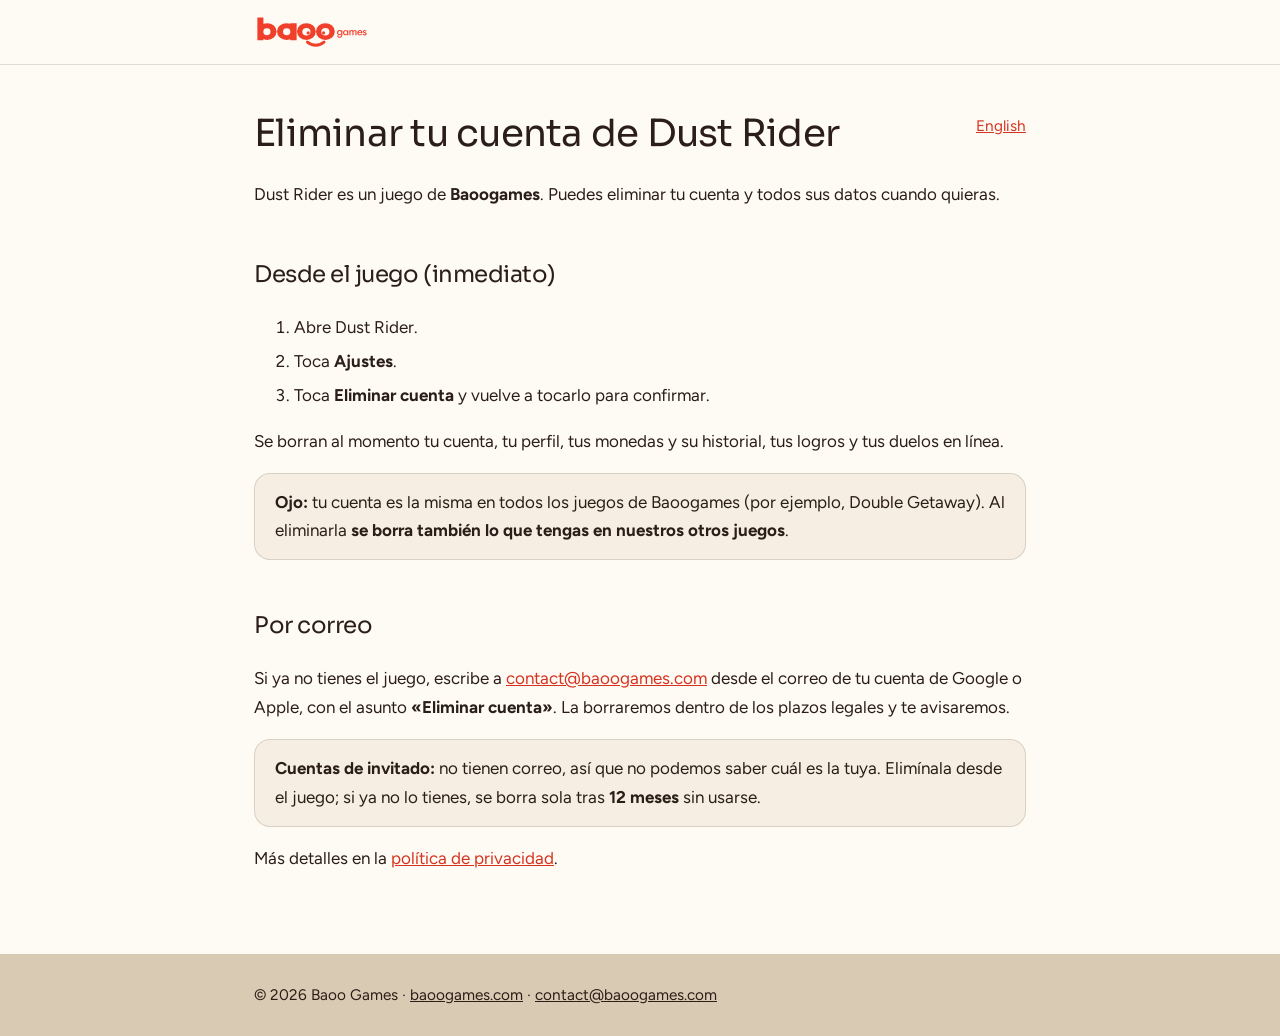
<file: dust-rider/borrar-cuenta/index.html>
<!doctype html>
<html lang="es"><head><meta charset="utf-8"><meta name="viewport" content="width=device-width, initial-scale=1">
<title>Eliminar tu cuenta de Dust Rider</title><link rel="icon" href="/assets/img/favicon.png"><link rel="apple-touch-icon" href="/assets/img/apple-touch-icon.png">
<link href="https://fonts.googleapis.com/css2?family=Sora:wght@400..600&family=Figtree:wght@400..600&display=swap" rel="stylesheet">
<style>
:root { --ink:#2b1d17; --paper:#fefbf5; --surface:#f6eee2; --edge:rgba(43,29,23,.14); --red:#d63220; --dim:#746962; }
* { box-sizing: border-box; }
body { margin:0; color:var(--ink); font:17px/1.7 'Figtree', system-ui, sans-serif; background:var(--paper); min-height:100vh; }
.top { position:sticky; top:0; background:var(--paper); border-bottom:1px solid var(--edge); }
.top div { max-width:820px; margin:0 auto; padding:14px 24px; display:flex; align-items:center; justify-content:space-between; gap:16px; }
.top img { height:36px; width:auto; display:block; }
main { max-width:820px; margin:0 auto; padding:48px 24px 64px; }
h1, h2 { font-family:'Sora', system-ui, sans-serif; font-weight:400; letter-spacing:-.02em; }
h1 { font-size:2.2em; line-height:1.12; margin-top:0; }
h2 { font-size:1.35em; margin-top:2em; }
a { color:var(--red); }
.lang { float:right; font-size:.9em; }
footer { background:#d9cbb3; color:var(--ink); font-size:.9em; }
footer div { max-width:820px; margin:0 auto; padding:28px 24px; }
footer a { color:inherit; }
ol li, ul li { margin:.3em 0; }
.card { background:var(--surface); border:1px solid var(--edge); border-radius:16px; padding:14px 20px; margin:14px 0; }
input, textarea, select, button { font:inherit; }
</style></head>
<body><header class="top"><div><a href="/"><img src="/assets/img/logo.svg" alt="Baoo Games"></a></div></header>
<main><a class="lang" href="../delete-account/">English</a>
<h1>Eliminar tu cuenta de Dust Rider</h1>
<p>Dust Rider es un juego de <strong>Baoogames</strong>. Puedes eliminar tu cuenta y todos sus datos cuando quieras.</p>
<h2>Desde el juego (inmediato)</h2>
<ol><li>Abre Dust Rider.</li><li>Toca <strong>Ajustes</strong>.</li>
<li>Toca <strong>Eliminar cuenta</strong> y vuelve a tocarlo para confirmar.</li></ol>
<p>Se borran al momento tu cuenta, tu perfil, tus monedas y su historial, tus logros y tus duelos en línea.</p>
<div class="card"><strong>Ojo:</strong> tu cuenta es la misma en todos los juegos de Baoogames (por ejemplo, Double Getaway).
Al eliminarla <strong>se borra también lo que tengas en nuestros otros juegos</strong>.</div>
<h2>Por correo</h2>
<p>Si ya no tienes el juego, escribe a <a href="mailto:contact@baoogames.com?subject=Eliminar%20cuenta">contact@baoogames.com</a>
desde el correo de tu cuenta de Google o Apple, con el asunto <strong>«Eliminar cuenta»</strong>. La borraremos dentro de los plazos legales y te avisaremos.</p>
<div class="card"><strong>Cuentas de invitado:</strong> no tienen correo, así que no podemos saber cuál es la tuya. Elimínala desde el juego;
si ya no lo tienes, se borra sola tras <strong>12 meses</strong> sin usarse.</div>
<p>Más detalles en la <a href="../privacidad/">política de privacidad</a>.</p></main><footer><div>&copy; 2026 Baoo Games · <a href="/">baoogames.com</a> · <a href="mailto:contact@baoogames.com">contact@baoogames.com</a></div></footer></body></html>
</file>
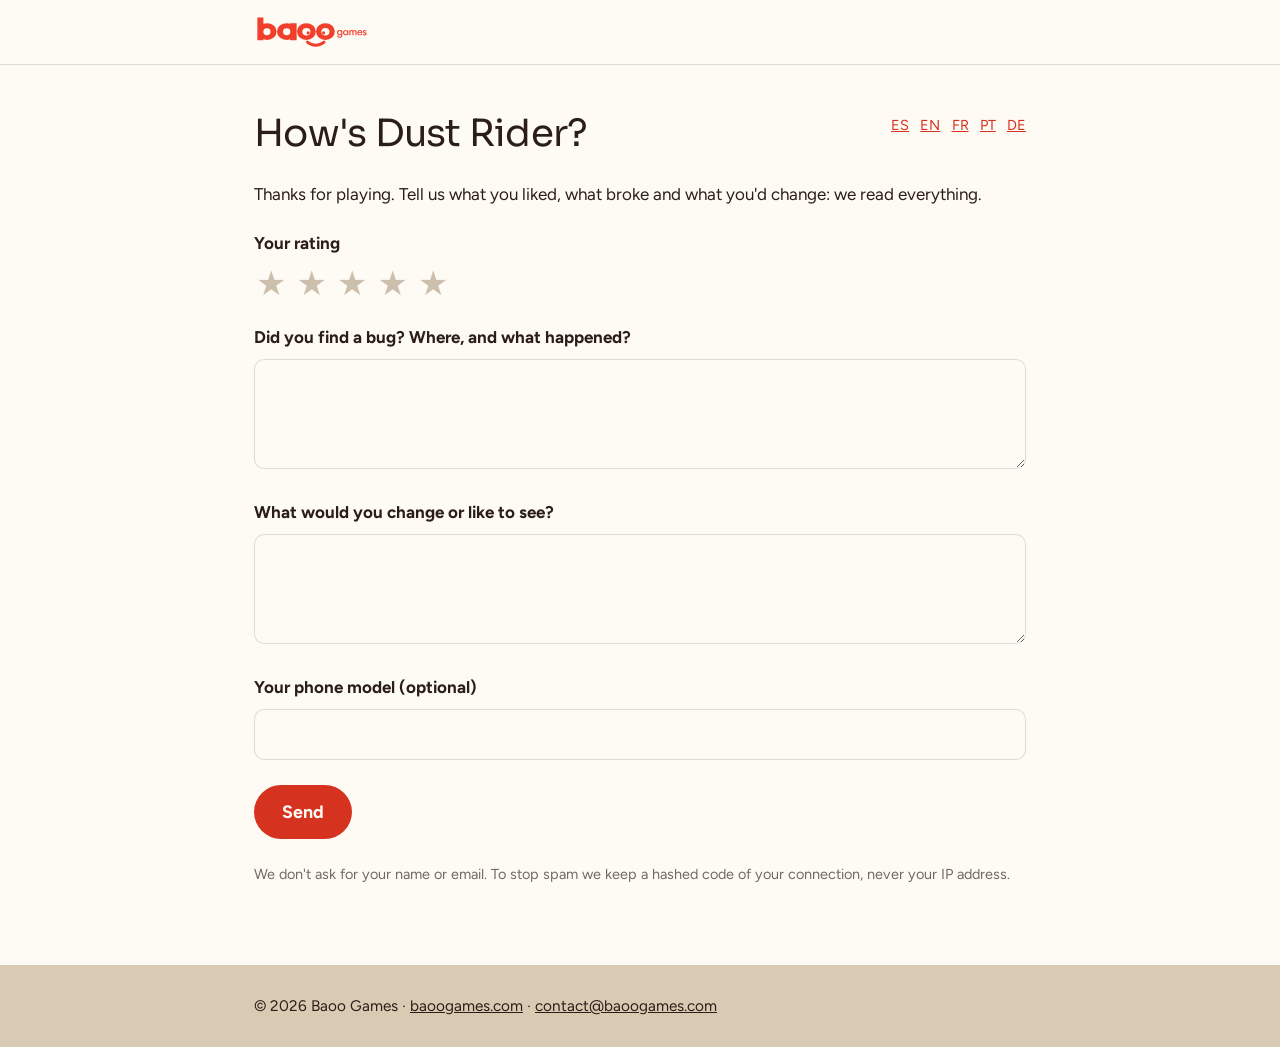
<file: dust-rider/comentarios/index.html>
<!doctype html>
<html lang="es"><head><meta charset="utf-8"><meta name="viewport" content="width=device-width, initial-scale=1">
<title>Comentarios — Dust Rider</title><link rel="icon" href="/assets/img/favicon.png"><link rel="apple-touch-icon" href="/assets/img/apple-touch-icon.png">
<link href="https://fonts.googleapis.com/css2?family=Sora:wght@400..600&family=Figtree:wght@400..600&display=swap" rel="stylesheet">
<style>
:root { --ink:#2b1d17; --paper:#fefbf5; --surface:#f6eee2; --edge:rgba(43,29,23,.14); --red:#d63220; --dim:#746962; }
* { box-sizing: border-box; }
body { margin:0; color:var(--ink); font:17px/1.7 'Figtree', system-ui, sans-serif; background:var(--paper); min-height:100vh; }
.top { position:sticky; top:0; background:var(--paper); border-bottom:1px solid var(--edge); }
.top div { max-width:820px; margin:0 auto; padding:14px 24px; display:flex; align-items:center; justify-content:space-between; gap:16px; }
.top img { height:36px; width:auto; display:block; }
main { max-width:820px; margin:0 auto; padding:48px 24px 64px; }
h1, h2 { font-family:'Sora', system-ui, sans-serif; font-weight:400; letter-spacing:-.02em; }
h1 { font-size:2.2em; line-height:1.12; margin-top:0; }
h2 { font-size:1.35em; margin-top:2em; }
a { color:var(--red); }
.lang { float:right; font-size:.9em; }
footer { background:#d9cbb3; color:var(--ink); font-size:.9em; }
footer div { max-width:820px; margin:0 auto; padding:28px 24px; }
footer a { color:inherit; }
ol li, ul li { margin:.3em 0; }
.card { background:var(--surface); border:1px solid var(--edge); border-radius:16px; padding:14px 20px; margin:14px 0; }
input, textarea, select, button { font:inherit; }

label { display:block; font-weight:bold; margin:1.2em 0 .4em; }
textarea, input[type=text] { width:100%; font:inherit; padding:10px 12px; border:1px solid var(--edge); border-radius:10px; background:rgba(255,255,255,.06); color:var(--ink); }
textarea { min-height:110px; resize:vertical; }
.stars { display:flex; gap:6px; }
.stars button { font-size:2em; line-height:1; background:none; border:0; cursor:pointer; color:#cdbfae; padding:2px; }
.stars button.on { color:#d63220; }
.send { margin-top:1.4em; font:inherit; font-weight:bold; font-size:1.05em; padding:12px 28px; border:0; border-radius:999px; background:#d63220; color:#fefbf5; cursor:pointer; }
.send:disabled { opacity:.6; cursor:default; }
#msg { margin-top:1em; font-weight:bold; }
.small { font-size:.85em; color:var(--dim); margin-top:1.6em; }
.langs { float:right; font-size:.85em; } .langs a { margin-left:.5em; }
</style></head>
<body><header class="top"><div><a href="/"><img src="/assets/img/logo.svg" alt="Baoo Games"></a></div></header>
<main><div class="langs"><a href="?lang=es">ES</a> <a href="?lang=en">EN</a> <a href="?lang=fr">FR</a> <a href="?lang=pt">PT</a> <a href="?lang=de">DE</a></div>
<h1 id="h1"></h1><p id="intro"></p>
<form id="f" novalidate>
<label id="l-rating"></label><div class="stars" id="stars"></div>
<label for="bug" id="l-bug"></label><textarea id="bug" maxlength="2000"></textarea>
<label for="wish" id="l-wish"></label><textarea id="wish" maxlength="2000"></textarea>
<label for="device" id="l-device"></label><input type="text" id="device" maxlength="120" autocomplete="off">
<button class="send" id="send" type="submit"></button>
<div id="msg" role="status"></div>
</form>
<p class="small" id="privacy"></p>
<script>
const T = {"es": {"title": "Comentarios — Dust Rider", "h1": "¿Qué tal Dust Rider?", "intro": "Gracias por probar el juego. Cuéntanos qué te gustó, qué falló y qué cambiarías: lo leemos todo.", "rating": "Tu nota", "bug": "¿Encontraste algún error? ¿Dónde y qué pasó?", "wish": "¿Qué cambiarías o qué te gustaría que tuviera?", "device": "Modelo de tu teléfono (opcional)", "send": "Enviar", "sending": "Enviando…", "thanks": "¡Gracias, vaquero! Recibimos tu comentario.", "empty": "Escribe algo o elige una nota.", "error": "No se pudo enviar. Inténtalo en un rato o escribe a", "privacy": "No pedimos tu nombre ni tu correo. Para frenar el spam guardamos un código cifrado de tu conexión, nunca tu dirección IP."}, "en": {"title": "Feedback — Dust Rider", "h1": "How's Dust Rider?", "intro": "Thanks for playing. Tell us what you liked, what broke and what you'd change: we read everything.", "rating": "Your rating", "bug": "Did you find a bug? Where, and what happened?", "wish": "What would you change or like to see?", "device": "Your phone model (optional)", "send": "Send", "sending": "Sending…", "thanks": "Thanks, partner! We got your comment.", "empty": "Write something or pick a rating.", "error": "It could not be sent. Try again later or write to", "privacy": "We don't ask for your name or email. To stop spam we keep a hashed code of your connection, never your IP address."}, "fr": {"title": "Avis — Dust Rider", "h1": "Alors, Dust Rider ?", "intro": "Merci d'avoir joué. Dis-nous ce qui t'a plu, ce qui a bugué et ce que tu changerais : on lit tout.", "rating": "Ta note", "bug": "Tu as trouvé un bug ? Où, et que s'est-il passé ?", "wish": "Que changerais-tu, ou qu'aimerais-tu y trouver ?", "device": "Modèle de ton téléphone (facultatif)", "send": "Envoyer", "sending": "Envoi…", "thanks": "Merci, cow-boy ! Ton avis est bien arrivé.", "empty": "Écris quelque chose ou choisis une note.", "error": "Impossible d'envoyer. Réessaie plus tard ou écris à", "privacy": "Nous ne demandons ni ton nom ni ton e-mail. Contre le spam, nous gardons un code chiffré de ta connexion, jamais ton adresse IP."}, "pt": {"title": "Comentários — Dust Rider", "h1": "E aí, curtiu Dust Rider?", "intro": "Obrigado por jogar. Conte o que você gostou, o que deu errado e o que mudaria: lemos tudo.", "rating": "Sua nota", "bug": "Encontrou algum erro? Onde e o que aconteceu?", "wish": "O que você mudaria ou gostaria de ver?", "device": "Modelo do seu celular (opcional)", "send": "Enviar", "sending": "Enviando…", "thanks": "Valeu, caubói! Recebemos seu comentário.", "empty": "Escreva algo ou escolha uma nota.", "error": "Não foi possível enviar. Tente mais tarde ou escreva para", "privacy": "Não pedimos seu nome nem seu e-mail. Para evitar spam guardamos um código cifrado da sua conexão, nunca seu endereço IP."}, "de": {"title": "Feedback — Dust Rider", "h1": "Wie gefällt dir Dust Rider?", "intro": "Danke fürs Spielen. Sag uns, was dir gefallen hat, was kaputt war und was du ändern würdest: Wir lesen alles.", "rating": "Deine Bewertung", "bug": "Hast du einen Fehler gefunden? Wo, und was ist passiert?", "wish": "Was würdest du ändern oder dir wünschen?", "device": "Dein Handymodell (optional)", "send": "Senden", "sending": "Wird gesendet…", "thanks": "Danke, Partner! Dein Kommentar ist angekommen.", "empty": "Schreib etwas oder wähle eine Bewertung.", "error": "Senden fehlgeschlagen. Versuch es später oder schreib an", "privacy": "Wir fragen nicht nach Name oder E-Mail. Gegen Spam speichern wir einen verschlüsselten Code deiner Verbindung, nie deine IP-Adresse."}};
const URL_ = "https://hrevexzouvggjrysukuj.supabase.co", KEY = "sb_publishable_U1CVAkze75Vt7TYvrhO6mg_vpZZvBlW", GAME = "com.baoogames.dustrider";
const q = new URLSearchParams(location.search).get("lang");
const nav = (navigator.language || "").slice(0, 2).toLowerCase();
const L = T[q] ? q : (T[nav] ? nav : "es");
const t = T[L];
document.documentElement.lang = L; document.title = t.title;
for (const k of ["h1", "intro", "privacy"]) document.getElementById(k).textContent = t[k];
for (const k of ["rating", "bug", "wish", "device"]) document.getElementById("l-" + k).textContent = t[k];
const send = document.getElementById("send"), msg = document.getElementById("msg");
send.textContent = t.send;
let rating = null;
const stars = document.getElementById("stars");
for (let i = 1; i <= 5; i++) {
  const b = document.createElement("button");
  b.type = "button"; b.textContent = "★"; b.setAttribute("aria-label", i + "/5");
  b.onclick = () => { rating = rating === i ? null : i; [...stars.children].forEach((s, j) => s.classList.toggle("on", rating !== null && j < rating)); };
  stars.appendChild(b);
}
document.getElementById("f").onsubmit = async e => {
  e.preventDefault();
  const bug = document.getElementById("bug").value.trim(), wish = document.getElementById("wish").value.trim();
  if (rating === null && !bug && !wish) { msg.textContent = t.empty; return; }
  send.disabled = true; send.textContent = t.sending; msg.textContent = "";
  try {
    const r = await fetch(URL_ + "/rest/v1/rpc/submit_feedback", {
      method: "POST",
      headers: { "apikey": KEY, "Authorization": "Bearer " + KEY, "Content-Type": "application/json" },
      body: JSON.stringify({ p_game: GAME, p_rating: rating, p_bug: bug, p_wish: wish,
                              p_device: document.getElementById("device").value.trim(), p_lang: L }),
    });
    if (!r.ok) throw new Error(await r.text());
    document.getElementById("f").innerHTML = "<p id=msg></p>";
    document.getElementById("msg").textContent = t.thanks;
  } catch (err) {
    msg.innerHTML = ""; msg.append(t.error + " ");
    const a = document.createElement("a"); a.href = "mailto:contact@baoogames.com"; a.textContent = "contact@baoogames.com";
    msg.append(a, ".");
    send.disabled = false; send.textContent = t.send;
  }
};
</script></main><footer><div>&copy; 2026 Baoo Games · <a href="/">baoogames.com</a> · <a href="mailto:contact@baoogames.com">contact@baoogames.com</a></div></footer></body></html>
</file>
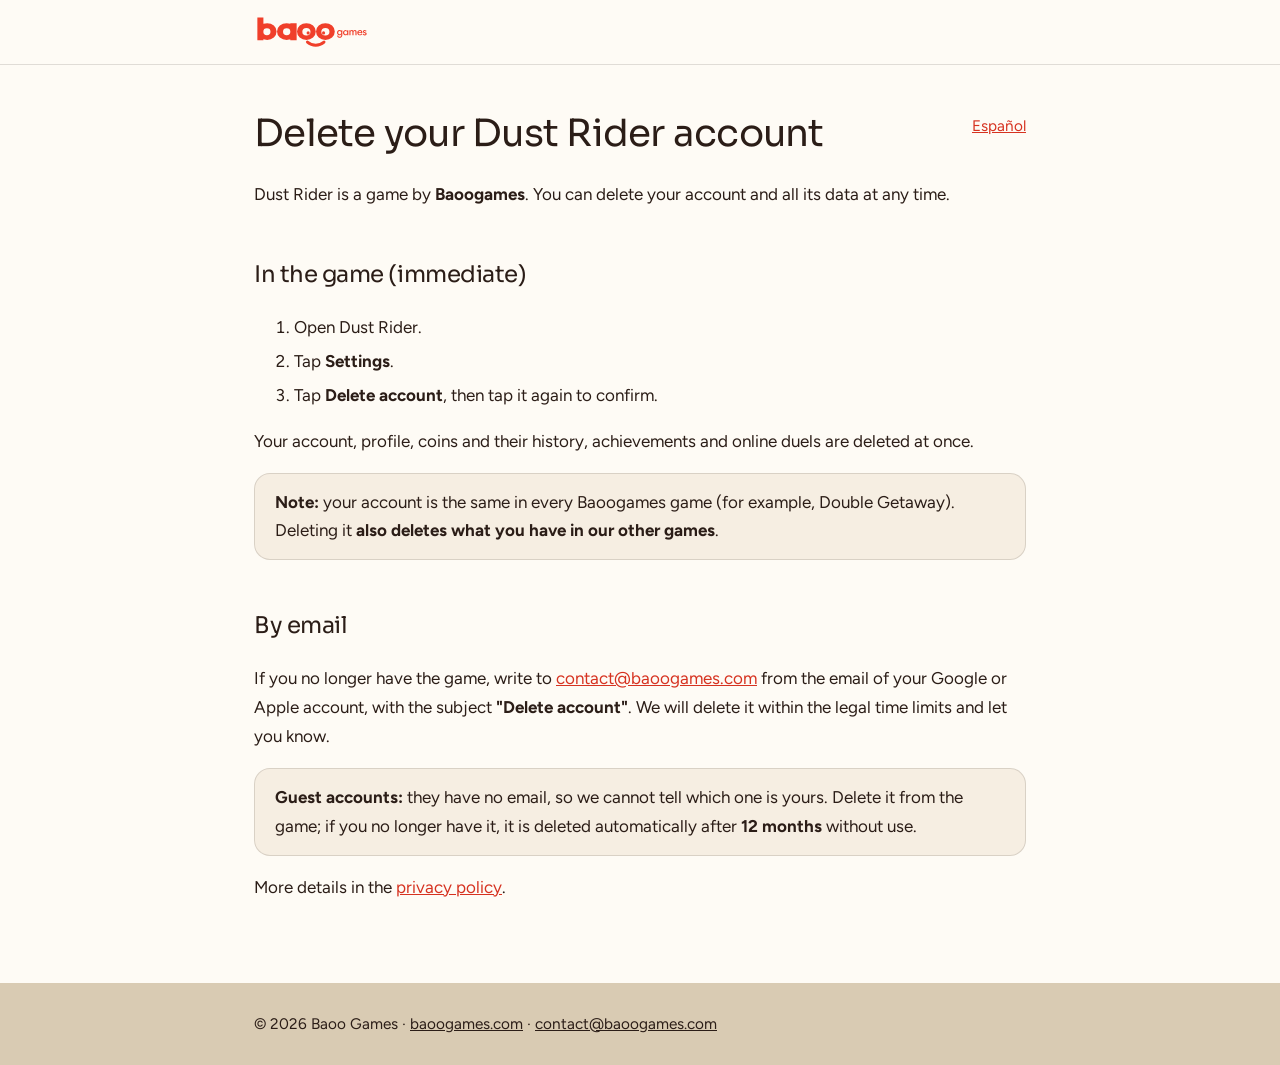
<file: dust-rider/delete-account/index.html>
<!doctype html>
<html lang="en"><head><meta charset="utf-8"><meta name="viewport" content="width=device-width, initial-scale=1">
<title>Delete your Dust Rider account</title><link rel="icon" href="/assets/img/favicon.png"><link rel="apple-touch-icon" href="/assets/img/apple-touch-icon.png">
<link href="https://fonts.googleapis.com/css2?family=Sora:wght@400..600&family=Figtree:wght@400..600&display=swap" rel="stylesheet">
<style>
:root { --ink:#2b1d17; --paper:#fefbf5; --surface:#f6eee2; --edge:rgba(43,29,23,.14); --red:#d63220; --dim:#746962; }
* { box-sizing: border-box; }
body { margin:0; color:var(--ink); font:17px/1.7 'Figtree', system-ui, sans-serif; background:var(--paper); min-height:100vh; }
.top { position:sticky; top:0; background:var(--paper); border-bottom:1px solid var(--edge); }
.top div { max-width:820px; margin:0 auto; padding:14px 24px; display:flex; align-items:center; justify-content:space-between; gap:16px; }
.top img { height:36px; width:auto; display:block; }
main { max-width:820px; margin:0 auto; padding:48px 24px 64px; }
h1, h2 { font-family:'Sora', system-ui, sans-serif; font-weight:400; letter-spacing:-.02em; }
h1 { font-size:2.2em; line-height:1.12; margin-top:0; }
h2 { font-size:1.35em; margin-top:2em; }
a { color:var(--red); }
.lang { float:right; font-size:.9em; }
footer { background:#d9cbb3; color:var(--ink); font-size:.9em; }
footer div { max-width:820px; margin:0 auto; padding:28px 24px; }
footer a { color:inherit; }
ol li, ul li { margin:.3em 0; }
.card { background:var(--surface); border:1px solid var(--edge); border-radius:16px; padding:14px 20px; margin:14px 0; }
input, textarea, select, button { font:inherit; }
</style></head>
<body><header class="top"><div><a href="/"><img src="/assets/img/logo.svg" alt="Baoo Games"></a></div></header>
<main><a class="lang" href="../borrar-cuenta/">Español</a>
<h1>Delete your Dust Rider account</h1>
<p>Dust Rider is a game by <strong>Baoogames</strong>. You can delete your account and all its data at any time.</p>
<h2>In the game (immediate)</h2>
<ol><li>Open Dust Rider.</li><li>Tap <strong>Settings</strong>.</li>
<li>Tap <strong>Delete account</strong>, then tap it again to confirm.</li></ol>
<p>Your account, profile, coins and their history, achievements and online duels are deleted at once.</p>
<div class="card"><strong>Note:</strong> your account is the same in every Baoogames game (for example, Double Getaway).
Deleting it <strong>also deletes what you have in our other games</strong>.</div>
<h2>By email</h2>
<p>If you no longer have the game, write to <a href="mailto:contact@baoogames.com?subject=Delete%20account">contact@baoogames.com</a>
from the email of your Google or Apple account, with the subject <strong>"Delete account"</strong>. We will delete it within the legal time limits and let you know.</p>
<div class="card"><strong>Guest accounts:</strong> they have no email, so we cannot tell which one is yours. Delete it from the game;
if you no longer have it, it is deleted automatically after <strong>12 months</strong> without use.</div>
<p>More details in the <a href="../privacy/">privacy policy</a>.</p></main><footer><div>&copy; 2026 Baoo Games · <a href="/">baoogames.com</a> · <a href="mailto:contact@baoogames.com">contact@baoogames.com</a></div></footer></body></html>
</file>
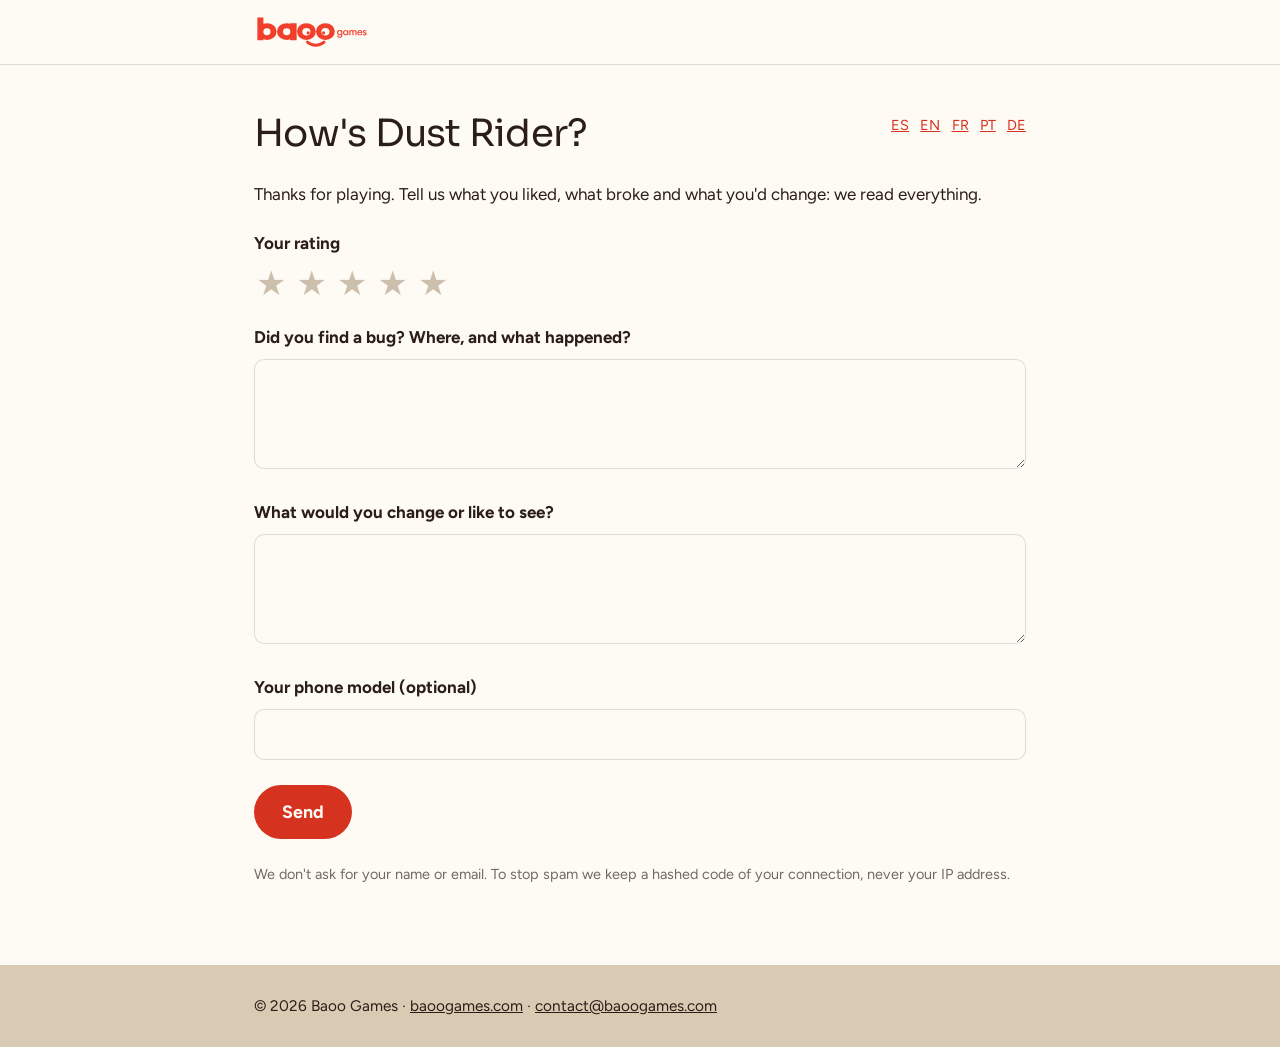
<file: dust-rider/feedback/index.html>
<!doctype html>
<html lang="en"><head><meta charset="utf-8"><meta name="viewport" content="width=device-width, initial-scale=1">
<title>Feedback — Dust Rider</title><link rel="icon" href="/assets/img/favicon.png"><link rel="apple-touch-icon" href="/assets/img/apple-touch-icon.png">
<link href="https://fonts.googleapis.com/css2?family=Sora:wght@400..600&family=Figtree:wght@400..600&display=swap" rel="stylesheet">
<style>
:root { --ink:#2b1d17; --paper:#fefbf5; --surface:#f6eee2; --edge:rgba(43,29,23,.14); --red:#d63220; --dim:#746962; }
* { box-sizing: border-box; }
body { margin:0; color:var(--ink); font:17px/1.7 'Figtree', system-ui, sans-serif; background:var(--paper); min-height:100vh; }
.top { position:sticky; top:0; background:var(--paper); border-bottom:1px solid var(--edge); }
.top div { max-width:820px; margin:0 auto; padding:14px 24px; display:flex; align-items:center; justify-content:space-between; gap:16px; }
.top img { height:36px; width:auto; display:block; }
main { max-width:820px; margin:0 auto; padding:48px 24px 64px; }
h1, h2 { font-family:'Sora', system-ui, sans-serif; font-weight:400; letter-spacing:-.02em; }
h1 { font-size:2.2em; line-height:1.12; margin-top:0; }
h2 { font-size:1.35em; margin-top:2em; }
a { color:var(--red); }
.lang { float:right; font-size:.9em; }
footer { background:#d9cbb3; color:var(--ink); font-size:.9em; }
footer div { max-width:820px; margin:0 auto; padding:28px 24px; }
footer a { color:inherit; }
ol li, ul li { margin:.3em 0; }
.card { background:var(--surface); border:1px solid var(--edge); border-radius:16px; padding:14px 20px; margin:14px 0; }
input, textarea, select, button { font:inherit; }

label { display:block; font-weight:bold; margin:1.2em 0 .4em; }
textarea, input[type=text] { width:100%; font:inherit; padding:10px 12px; border:1px solid var(--edge); border-radius:10px; background:rgba(255,255,255,.06); color:var(--ink); }
textarea { min-height:110px; resize:vertical; }
.stars { display:flex; gap:6px; }
.stars button { font-size:2em; line-height:1; background:none; border:0; cursor:pointer; color:#cdbfae; padding:2px; }
.stars button.on { color:#d63220; }
.send { margin-top:1.4em; font:inherit; font-weight:bold; font-size:1.05em; padding:12px 28px; border:0; border-radius:999px; background:#d63220; color:#fefbf5; cursor:pointer; }
.send:disabled { opacity:.6; cursor:default; }
#msg { margin-top:1em; font-weight:bold; }
.small { font-size:.85em; color:var(--dim); margin-top:1.6em; }
.langs { float:right; font-size:.85em; } .langs a { margin-left:.5em; }
</style></head>
<body><header class="top"><div><a href="/"><img src="/assets/img/logo.svg" alt="Baoo Games"></a></div></header>
<main><div class="langs"><a href="?lang=es">ES</a> <a href="?lang=en">EN</a> <a href="?lang=fr">FR</a> <a href="?lang=pt">PT</a> <a href="?lang=de">DE</a></div>
<h1 id="h1"></h1><p id="intro"></p>
<form id="f" novalidate>
<label id="l-rating"></label><div class="stars" id="stars"></div>
<label for="bug" id="l-bug"></label><textarea id="bug" maxlength="2000"></textarea>
<label for="wish" id="l-wish"></label><textarea id="wish" maxlength="2000"></textarea>
<label for="device" id="l-device"></label><input type="text" id="device" maxlength="120" autocomplete="off">
<button class="send" id="send" type="submit"></button>
<div id="msg" role="status"></div>
</form>
<p class="small" id="privacy"></p>
<script>
const T = {"es": {"title": "Comentarios — Dust Rider", "h1": "¿Qué tal Dust Rider?", "intro": "Gracias por probar el juego. Cuéntanos qué te gustó, qué falló y qué cambiarías: lo leemos todo.", "rating": "Tu nota", "bug": "¿Encontraste algún error? ¿Dónde y qué pasó?", "wish": "¿Qué cambiarías o qué te gustaría que tuviera?", "device": "Modelo de tu teléfono (opcional)", "send": "Enviar", "sending": "Enviando…", "thanks": "¡Gracias, vaquero! Recibimos tu comentario.", "empty": "Escribe algo o elige una nota.", "error": "No se pudo enviar. Inténtalo en un rato o escribe a", "privacy": "No pedimos tu nombre ni tu correo. Para frenar el spam guardamos un código cifrado de tu conexión, nunca tu dirección IP."}, "en": {"title": "Feedback — Dust Rider", "h1": "How's Dust Rider?", "intro": "Thanks for playing. Tell us what you liked, what broke and what you'd change: we read everything.", "rating": "Your rating", "bug": "Did you find a bug? Where, and what happened?", "wish": "What would you change or like to see?", "device": "Your phone model (optional)", "send": "Send", "sending": "Sending…", "thanks": "Thanks, partner! We got your comment.", "empty": "Write something or pick a rating.", "error": "It could not be sent. Try again later or write to", "privacy": "We don't ask for your name or email. To stop spam we keep a hashed code of your connection, never your IP address."}, "fr": {"title": "Avis — Dust Rider", "h1": "Alors, Dust Rider ?", "intro": "Merci d'avoir joué. Dis-nous ce qui t'a plu, ce qui a bugué et ce que tu changerais : on lit tout.", "rating": "Ta note", "bug": "Tu as trouvé un bug ? Où, et que s'est-il passé ?", "wish": "Que changerais-tu, ou qu'aimerais-tu y trouver ?", "device": "Modèle de ton téléphone (facultatif)", "send": "Envoyer", "sending": "Envoi…", "thanks": "Merci, cow-boy ! Ton avis est bien arrivé.", "empty": "Écris quelque chose ou choisis une note.", "error": "Impossible d'envoyer. Réessaie plus tard ou écris à", "privacy": "Nous ne demandons ni ton nom ni ton e-mail. Contre le spam, nous gardons un code chiffré de ta connexion, jamais ton adresse IP."}, "pt": {"title": "Comentários — Dust Rider", "h1": "E aí, curtiu Dust Rider?", "intro": "Obrigado por jogar. Conte o que você gostou, o que deu errado e o que mudaria: lemos tudo.", "rating": "Sua nota", "bug": "Encontrou algum erro? Onde e o que aconteceu?", "wish": "O que você mudaria ou gostaria de ver?", "device": "Modelo do seu celular (opcional)", "send": "Enviar", "sending": "Enviando…", "thanks": "Valeu, caubói! Recebemos seu comentário.", "empty": "Escreva algo ou escolha uma nota.", "error": "Não foi possível enviar. Tente mais tarde ou escreva para", "privacy": "Não pedimos seu nome nem seu e-mail. Para evitar spam guardamos um código cifrado da sua conexão, nunca seu endereço IP."}, "de": {"title": "Feedback — Dust Rider", "h1": "Wie gefällt dir Dust Rider?", "intro": "Danke fürs Spielen. Sag uns, was dir gefallen hat, was kaputt war und was du ändern würdest: Wir lesen alles.", "rating": "Deine Bewertung", "bug": "Hast du einen Fehler gefunden? Wo, und was ist passiert?", "wish": "Was würdest du ändern oder dir wünschen?", "device": "Dein Handymodell (optional)", "send": "Senden", "sending": "Wird gesendet…", "thanks": "Danke, Partner! Dein Kommentar ist angekommen.", "empty": "Schreib etwas oder wähle eine Bewertung.", "error": "Senden fehlgeschlagen. Versuch es später oder schreib an", "privacy": "Wir fragen nicht nach Name oder E-Mail. Gegen Spam speichern wir einen verschlüsselten Code deiner Verbindung, nie deine IP-Adresse."}};
const URL_ = "https://hrevexzouvggjrysukuj.supabase.co", KEY = "sb_publishable_U1CVAkze75Vt7TYvrhO6mg_vpZZvBlW", GAME = "com.baoogames.dustrider";
const q = new URLSearchParams(location.search).get("lang");
const nav = (navigator.language || "").slice(0, 2).toLowerCase();
const L = T[q] ? q : (T[nav] ? nav : "en");
const t = T[L];
document.documentElement.lang = L; document.title = t.title;
for (const k of ["h1", "intro", "privacy"]) document.getElementById(k).textContent = t[k];
for (const k of ["rating", "bug", "wish", "device"]) document.getElementById("l-" + k).textContent = t[k];
const send = document.getElementById("send"), msg = document.getElementById("msg");
send.textContent = t.send;
let rating = null;
const stars = document.getElementById("stars");
for (let i = 1; i <= 5; i++) {
  const b = document.createElement("button");
  b.type = "button"; b.textContent = "★"; b.setAttribute("aria-label", i + "/5");
  b.onclick = () => { rating = rating === i ? null : i; [...stars.children].forEach((s, j) => s.classList.toggle("on", rating !== null && j < rating)); };
  stars.appendChild(b);
}
document.getElementById("f").onsubmit = async e => {
  e.preventDefault();
  const bug = document.getElementById("bug").value.trim(), wish = document.getElementById("wish").value.trim();
  if (rating === null && !bug && !wish) { msg.textContent = t.empty; return; }
  send.disabled = true; send.textContent = t.sending; msg.textContent = "";
  try {
    const r = await fetch(URL_ + "/rest/v1/rpc/submit_feedback", {
      method: "POST",
      headers: { "apikey": KEY, "Authorization": "Bearer " + KEY, "Content-Type": "application/json" },
      body: JSON.stringify({ p_game: GAME, p_rating: rating, p_bug: bug, p_wish: wish,
                              p_device: document.getElementById("device").value.trim(), p_lang: L }),
    });
    if (!r.ok) throw new Error(await r.text());
    document.getElementById("f").innerHTML = "<p id=msg></p>";
    document.getElementById("msg").textContent = t.thanks;
  } catch (err) {
    msg.innerHTML = ""; msg.append(t.error + " ");
    const a = document.createElement("a"); a.href = "mailto:contact@baoogames.com"; a.textContent = "contact@baoogames.com";
    msg.append(a, ".");
    send.disabled = false; send.textContent = t.send;
  }
};
</script></main><footer><div>&copy; 2026 Baoo Games · <a href="/">baoogames.com</a> · <a href="mailto:contact@baoogames.com">contact@baoogames.com</a></div></footer></body></html>
</file>
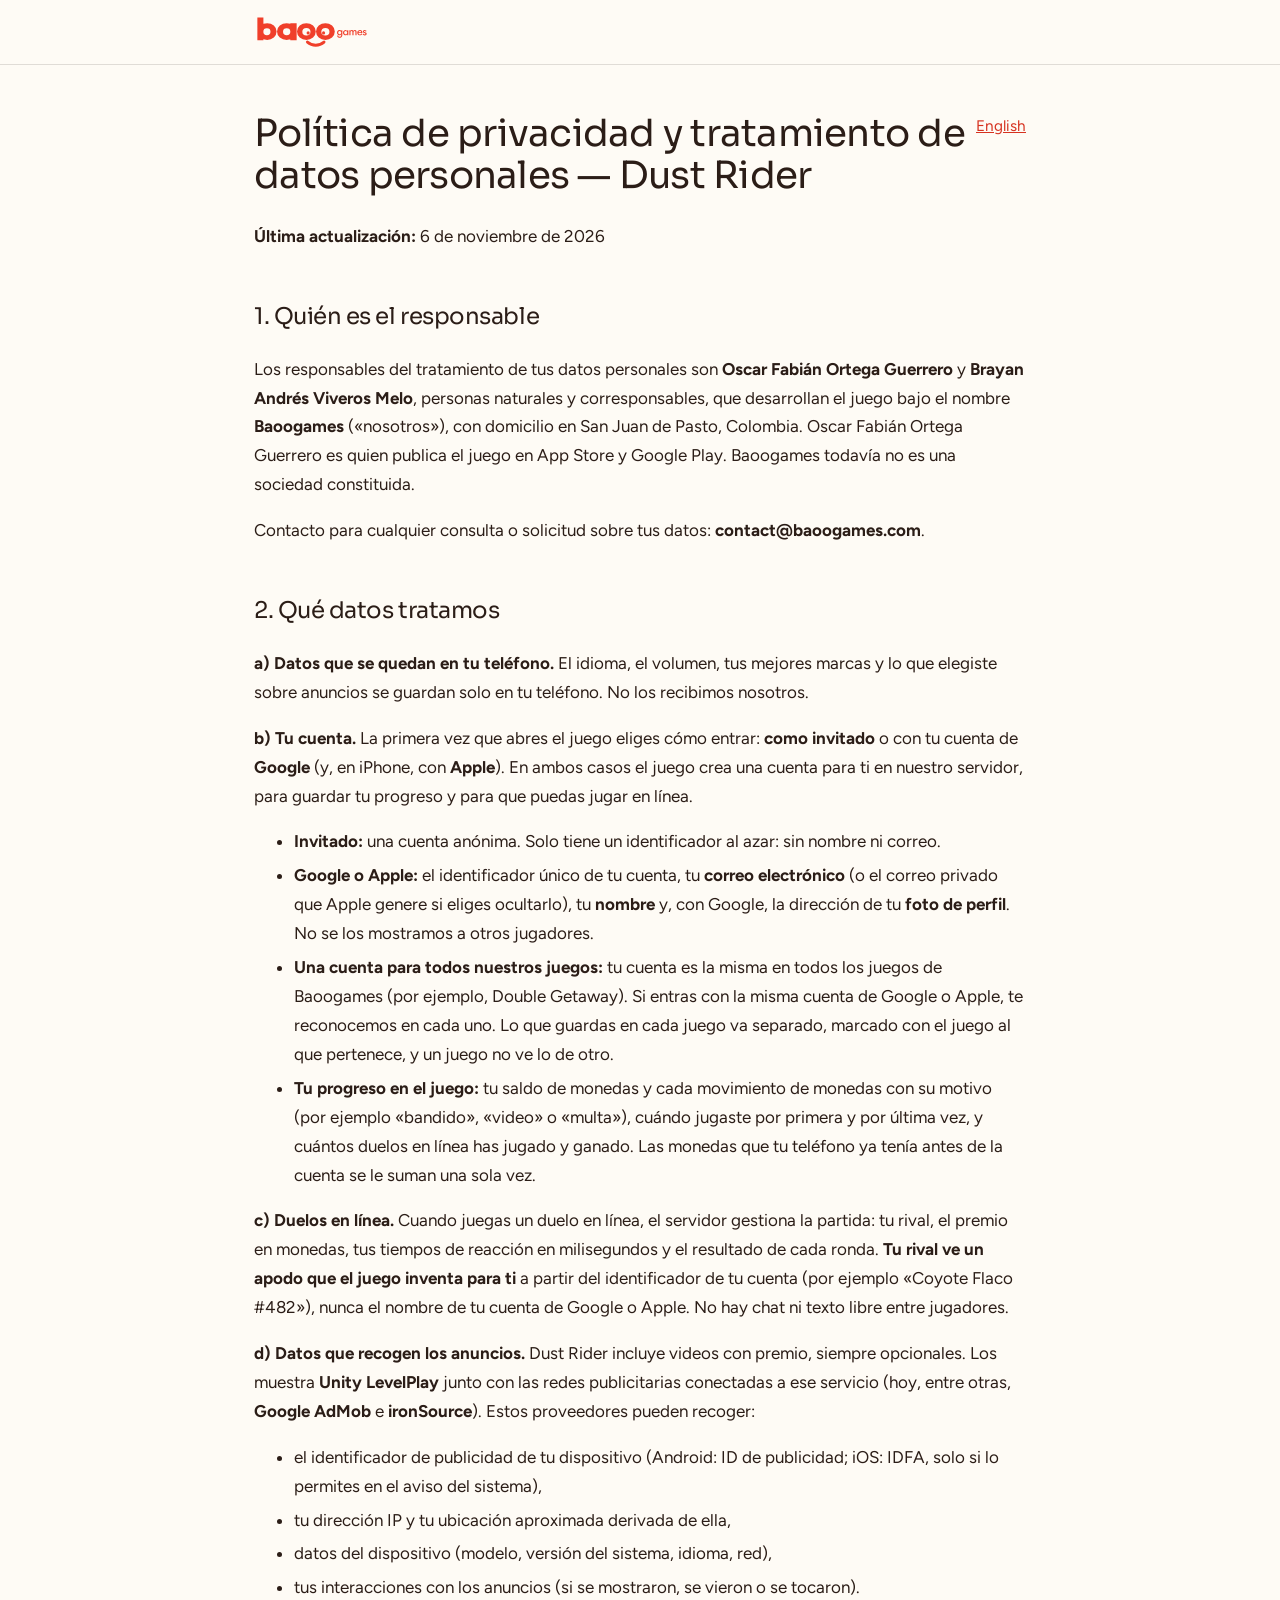
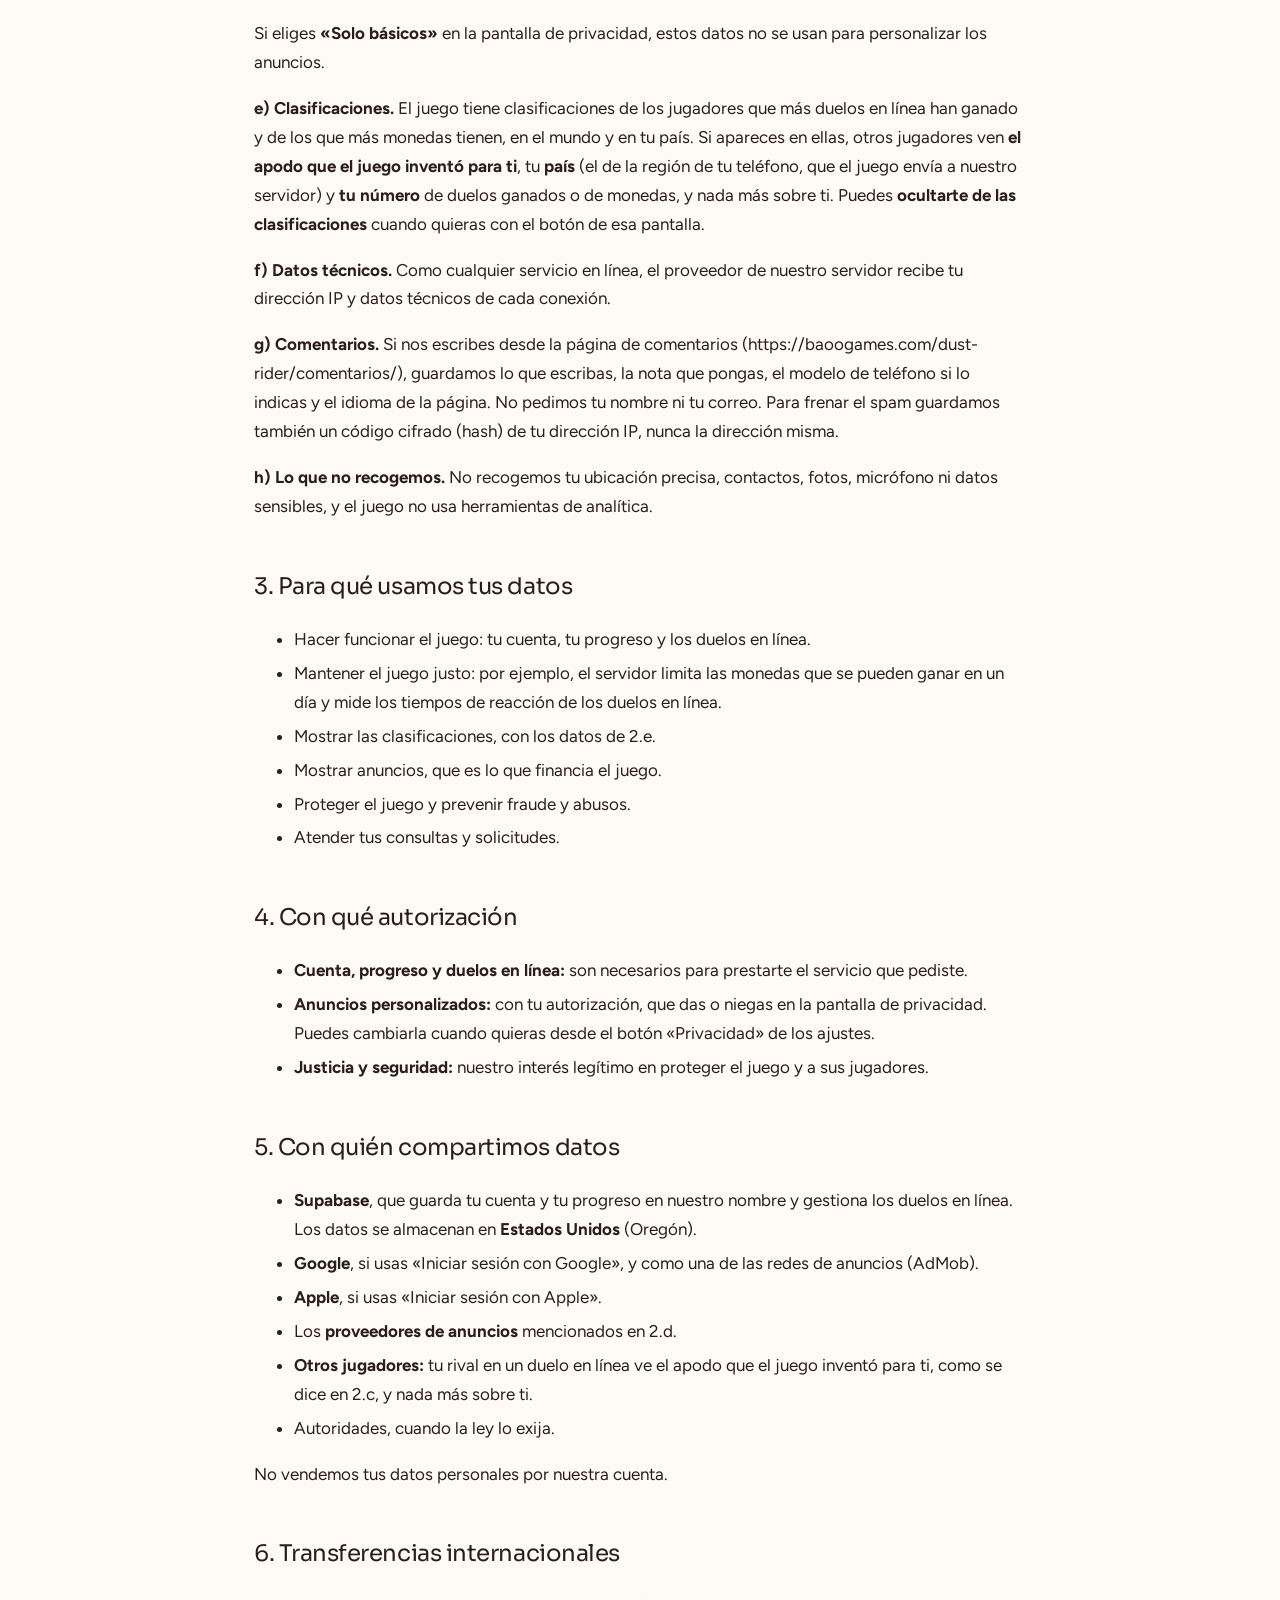
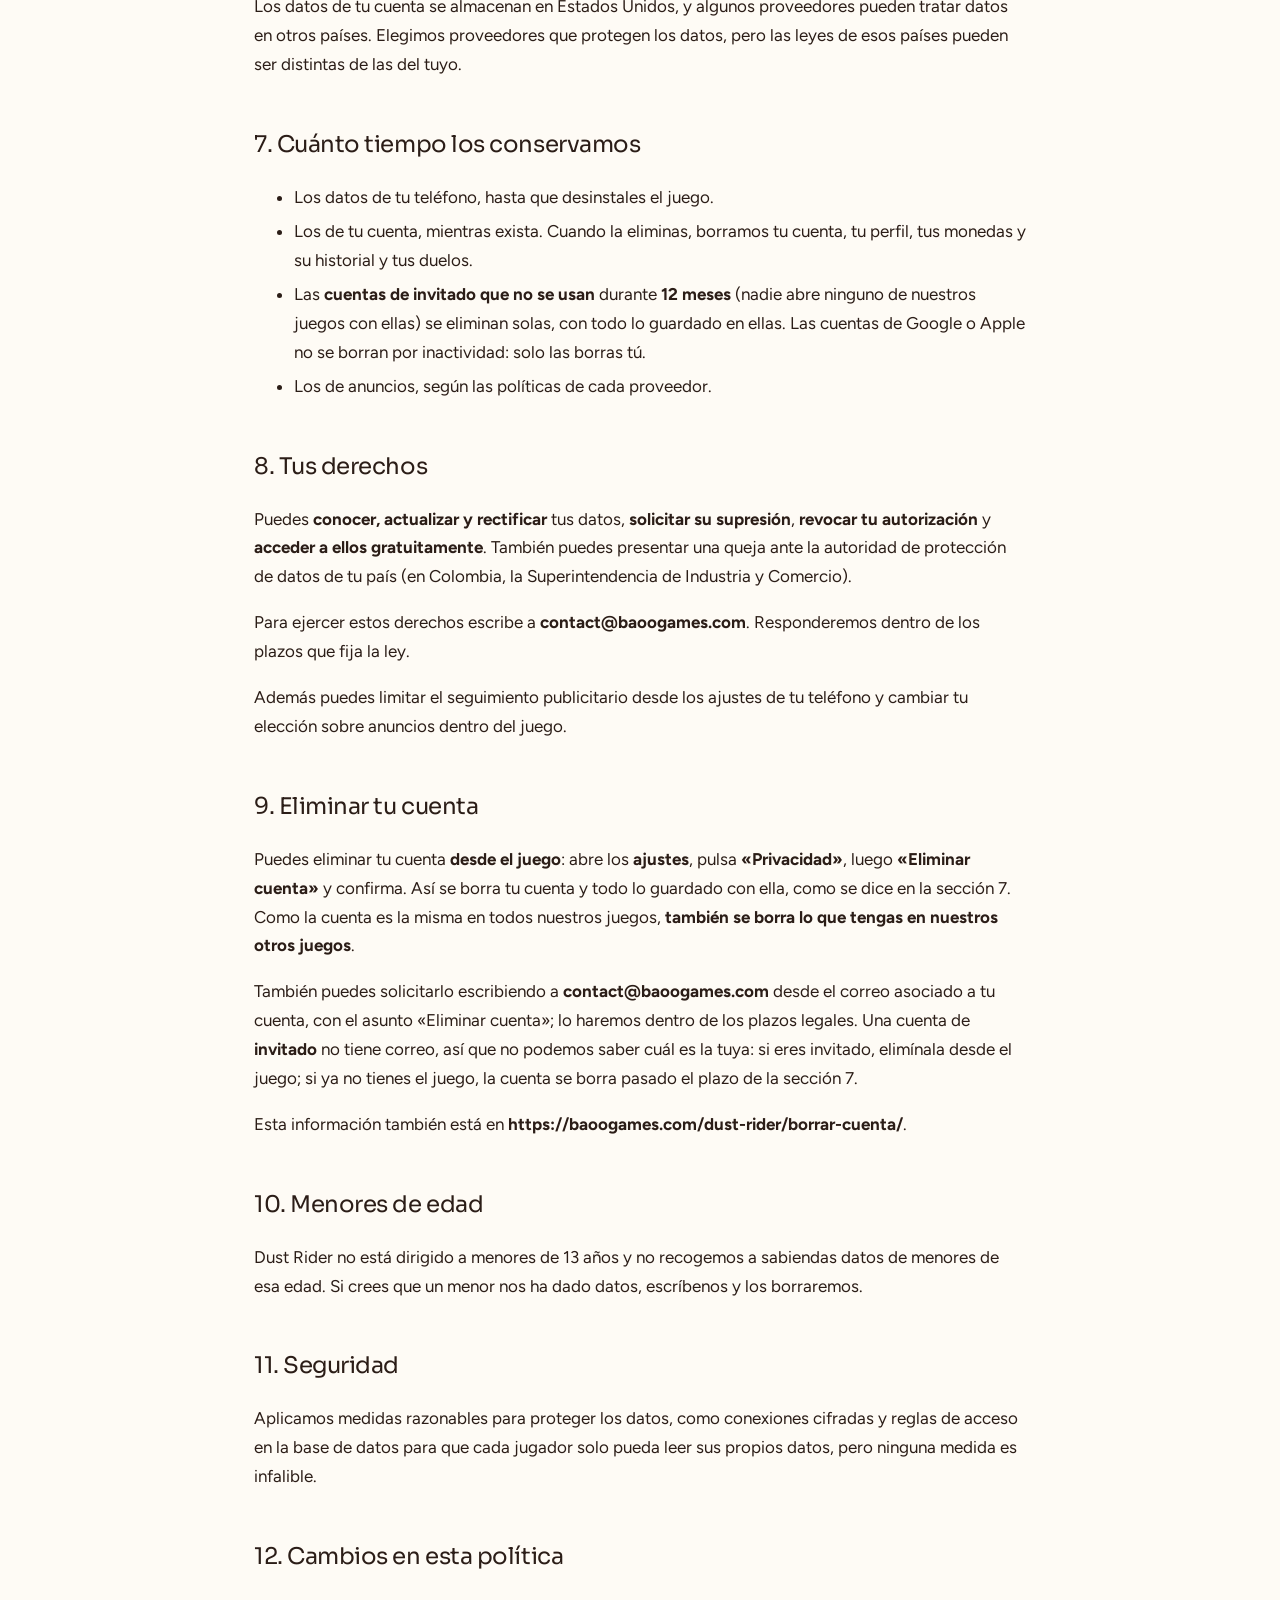
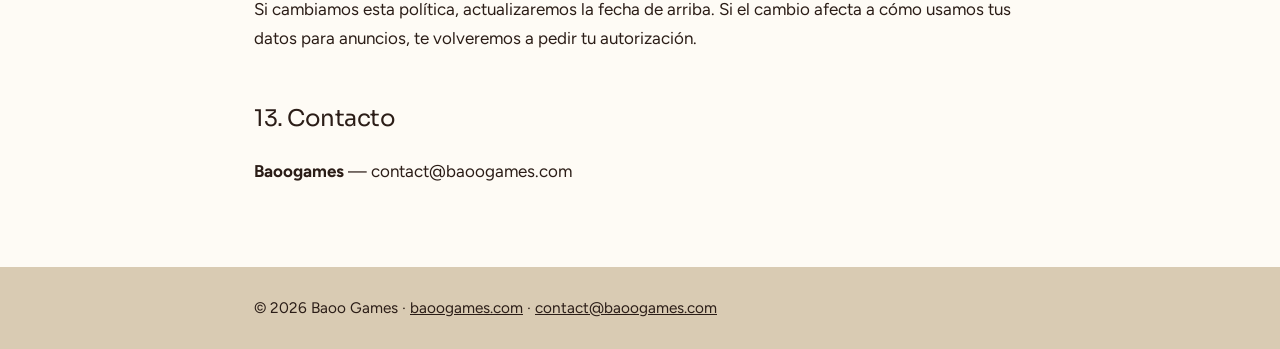
<file: dust-rider/privacidad/index.html>
<!doctype html>
<html lang="es"><head><meta charset="utf-8"><meta name="viewport" content="width=device-width, initial-scale=1">
<title>Política de privacidad — Dust Rider</title><link rel="icon" href="/assets/img/favicon.png"><link rel="apple-touch-icon" href="/assets/img/apple-touch-icon.png">
<link href="https://fonts.googleapis.com/css2?family=Sora:wght@400..600&family=Figtree:wght@400..600&display=swap" rel="stylesheet">
<style>
:root { --ink:#2b1d17; --paper:#fefbf5; --surface:#f6eee2; --edge:rgba(43,29,23,.14); --red:#d63220; --dim:#746962; }
* { box-sizing: border-box; }
body { margin:0; color:var(--ink); font:17px/1.7 'Figtree', system-ui, sans-serif; background:var(--paper); min-height:100vh; }
.top { position:sticky; top:0; background:var(--paper); border-bottom:1px solid var(--edge); }
.top div { max-width:820px; margin:0 auto; padding:14px 24px; display:flex; align-items:center; justify-content:space-between; gap:16px; }
.top img { height:36px; width:auto; display:block; }
main { max-width:820px; margin:0 auto; padding:48px 24px 64px; }
h1, h2 { font-family:'Sora', system-ui, sans-serif; font-weight:400; letter-spacing:-.02em; }
h1 { font-size:2.2em; line-height:1.12; margin-top:0; }
h2 { font-size:1.35em; margin-top:2em; }
a { color:var(--red); }
.lang { float:right; font-size:.9em; }
footer { background:#d9cbb3; color:var(--ink); font-size:.9em; }
footer div { max-width:820px; margin:0 auto; padding:28px 24px; }
footer a { color:inherit; }
ol li, ul li { margin:.3em 0; }
.card { background:var(--surface); border:1px solid var(--edge); border-radius:16px; padding:14px 20px; margin:14px 0; }
input, textarea, select, button { font:inherit; }
</style></head>
<body><header class="top"><div><a href="/"><img src="/assets/img/logo.svg" alt="Baoo Games"></a></div></header>
<main><a class="lang" href="../privacy/">English</a><h1>Política de privacidad y tratamiento de datos personales — Dust Rider</h1>
<p><strong>Última actualización:</strong> 6 de noviembre de 2026</p>
<h2>1. Quién es el responsable</h2>
<p>Los responsables del tratamiento de tus datos personales son <strong>Oscar Fabián Ortega Guerrero</strong> y <strong>Brayan Andrés Viveros Melo</strong>, personas naturales y corresponsables, que desarrollan el juego bajo el nombre <strong>Baoogames</strong> («nosotros»), con domicilio en San Juan de Pasto, Colombia. Oscar Fabián Ortega Guerrero es quien publica el juego en App Store y Google Play. Baoogames todavía no es una sociedad constituida.</p>
<p>Contacto para cualquier consulta o solicitud sobre tus datos: <strong>contact@baoogames.com</strong>.</p>
<h2>2. Qué datos tratamos</h2>
<p><strong>a) Datos que se quedan en tu teléfono.</strong> El idioma, el volumen, tus mejores marcas y lo que elegiste sobre anuncios se guardan solo en tu teléfono. No los recibimos nosotros.</p>
<p><strong>b) Tu cuenta.</strong> La primera vez que abres el juego eliges cómo entrar: <strong>como invitado</strong> o con tu cuenta de <strong>Google</strong> (y, en iPhone, con <strong>Apple</strong>). En ambos casos el juego crea una cuenta para ti en nuestro servidor, para guardar tu progreso y para que puedas jugar en línea.</p>
<ul>
<li><strong>Invitado:</strong> una cuenta anónima. Solo tiene un identificador al azar: sin nombre ni correo.</li>
<li><strong>Google o Apple:</strong> el identificador único de tu cuenta, tu <strong>correo electrónico</strong> (o el correo privado que Apple genere si eliges ocultarlo), tu <strong>nombre</strong> y, con Google, la dirección de tu <strong>foto de perfil</strong>. No se los mostramos a otros jugadores.</li>
<li><strong>Una cuenta para todos nuestros juegos:</strong> tu cuenta es la misma en todos los juegos de Baoogames (por ejemplo, Double Getaway). Si entras con la misma cuenta de Google o Apple, te reconocemos en cada uno. Lo que guardas en cada juego va separado, marcado con el juego al que pertenece, y un juego no ve lo de otro.</li>
<li><strong>Tu progreso en el juego:</strong> tu saldo de monedas y cada movimiento de monedas con su motivo (por ejemplo «bandido», «video» o «multa»), cuándo jugaste por primera y por última vez, y cuántos duelos en línea has jugado y ganado. Las monedas que tu teléfono ya tenía antes de la cuenta se le suman una sola vez.</li>
</ul>
<p><strong>c) Duelos en línea.</strong> Cuando juegas un duelo en línea, el servidor gestiona la partida: tu rival, el premio en monedas, tus tiempos de reacción en milisegundos y el resultado de cada ronda. <strong>Tu rival ve un apodo que el juego inventa para ti</strong> a partir del identificador de tu cuenta (por ejemplo «Coyote Flaco #482»), nunca el nombre de tu cuenta de Google o Apple. No hay chat ni texto libre entre jugadores.</p>
<p><strong>d) Datos que recogen los anuncios.</strong> Dust Rider incluye videos con premio, siempre opcionales. Los muestra <strong>Unity LevelPlay</strong> junto con las redes publicitarias conectadas a ese servicio (hoy, entre otras, <strong>Google AdMob</strong> e <strong>ironSource</strong>). Estos proveedores pueden recoger:</p>
<ul>
<li>el identificador de publicidad de tu dispositivo (Android: ID de publicidad; iOS: IDFA, solo si lo permites en el aviso del sistema),</li>
<li>tu dirección IP y tu ubicación aproximada derivada de ella,</li>
<li>datos del dispositivo (modelo, versión del sistema, idioma, red),</li>
<li>tus interacciones con los anuncios (si se mostraron, se vieron o se tocaron).</li>
</ul>
<p>Si eliges <strong>«Solo básicos»</strong> en la pantalla de privacidad, estos datos no se usan para personalizar los anuncios.</p>
<p><strong>e) Clasificaciones.</strong> El juego tiene clasificaciones de los jugadores que más duelos en línea han ganado y de los que más monedas tienen, en el mundo y en tu país. Si apareces en ellas, otros jugadores ven <strong>el apodo que el juego inventó para ti</strong>, tu <strong>país</strong> (el de la región de tu teléfono, que el juego envía a nuestro servidor) y <strong>tu número</strong> de duelos ganados o de monedas, y nada más sobre ti. Puedes <strong>ocultarte de las clasificaciones</strong> cuando quieras con el botón de esa pantalla.</p>
<p><strong>f) Datos técnicos.</strong> Como cualquier servicio en línea, el proveedor de nuestro servidor recibe tu dirección IP y datos técnicos de cada conexión.</p>
<p><strong>g) Comentarios.</strong> Si nos escribes desde la página de comentarios (https://baoogames.com/dust-rider/comentarios/), guardamos lo que escribas, la nota que pongas, el modelo de teléfono si lo indicas y el idioma de la página. No pedimos tu nombre ni tu correo. Para frenar el spam guardamos también un código cifrado (hash) de tu dirección IP, nunca la dirección misma.</p>
<p><strong>h) Lo que no recogemos.</strong> No recogemos tu ubicación precisa, contactos, fotos, micrófono ni datos sensibles, y el juego no usa herramientas de analítica.</p>
<h2>3. Para qué usamos tus datos</h2>
<ul>
<li>Hacer funcionar el juego: tu cuenta, tu progreso y los duelos en línea.</li>
<li>Mantener el juego justo: por ejemplo, el servidor limita las monedas que se pueden ganar en un día y mide los tiempos de reacción de los duelos en línea.</li>
<li>Mostrar las clasificaciones, con los datos de 2.e.</li>
<li>Mostrar anuncios, que es lo que financia el juego.</li>
<li>Proteger el juego y prevenir fraude y abusos.</li>
<li>Atender tus consultas y solicitudes.</li>
</ul>
<h2>4. Con qué autorización</h2>
<ul>
<li><strong>Cuenta, progreso y duelos en línea:</strong> son necesarios para prestarte el servicio que pediste.</li>
<li><strong>Anuncios personalizados:</strong> con tu autorización, que das o niegas en la pantalla de privacidad. Puedes cambiarla cuando quieras desde el botón «Privacidad» de los ajustes.</li>
<li><strong>Justicia y seguridad:</strong> nuestro interés legítimo en proteger el juego y a sus jugadores.</li>
</ul>
<h2>5. Con quién compartimos datos</h2>
<ul>
<li><strong>Supabase</strong>, que guarda tu cuenta y tu progreso en nuestro nombre y gestiona los duelos en línea. Los datos se almacenan en <strong>Estados Unidos</strong> (Oregón).</li>
<li><strong>Google</strong>, si usas «Iniciar sesión con Google», y como una de las redes de anuncios (AdMob).</li>
<li><strong>Apple</strong>, si usas «Iniciar sesión con Apple».</li>
<li>Los <strong>proveedores de anuncios</strong> mencionados en 2.d.</li>
<li><strong>Otros jugadores:</strong> tu rival en un duelo en línea ve el apodo que el juego inventó para ti, como se dice en 2.c, y nada más sobre ti.</li>
<li>Autoridades, cuando la ley lo exija.</li>
</ul>
<p>No vendemos tus datos personales por nuestra cuenta.</p>
<h2>6. Transferencias internacionales</h2>
<p>Los datos de tu cuenta se almacenan en Estados Unidos, y algunos proveedores pueden tratar datos en otros países. Elegimos proveedores que protegen los datos, pero las leyes de esos países pueden ser distintas de las del tuyo.</p>
<h2>7. Cuánto tiempo los conservamos</h2>
<ul>
<li>Los datos de tu teléfono, hasta que desinstales el juego.</li>
<li>Los de tu cuenta, mientras exista. Cuando la eliminas, borramos tu cuenta, tu perfil, tus monedas y su historial y tus duelos.</li>
<li>Las <strong>cuentas de invitado que no se usan</strong> durante <strong>12 meses</strong> (nadie abre ninguno de nuestros juegos con ellas) se eliminan solas, con todo lo guardado en ellas. Las cuentas de Google o Apple no se borran por inactividad: solo las borras tú.</li>
<li>Los de anuncios, según las políticas de cada proveedor.</li>
</ul>
<h2>8. Tus derechos</h2>
<p>Puedes <strong>conocer, actualizar y rectificar</strong> tus datos, <strong>solicitar su supresión</strong>, <strong>revocar tu autorización</strong> y <strong>acceder a ellos gratuitamente</strong>. También puedes presentar una queja ante la autoridad de protección de datos de tu país (en Colombia, la Superintendencia de Industria y Comercio).</p>
<p>Para ejercer estos derechos escribe a <strong>contact@baoogames.com</strong>. Responderemos dentro de los plazos que fija la ley.</p>
<p>Además puedes limitar el seguimiento publicitario desde los ajustes de tu teléfono y cambiar tu elección sobre anuncios dentro del juego.</p>
<h2>9. Eliminar tu cuenta</h2>
<p>Puedes eliminar tu cuenta <strong>desde el juego</strong>: abre los <strong>ajustes</strong>, pulsa <strong>«Privacidad»</strong>, luego <strong>«Eliminar cuenta»</strong> y confirma. Así se borra tu cuenta y todo lo guardado con ella, como se dice en la sección 7. Como la cuenta es la misma en todos nuestros juegos, <strong>también se borra lo que tengas en nuestros otros juegos</strong>.</p>
<p>También puedes solicitarlo escribiendo a <strong>contact@baoogames.com</strong> desde el correo asociado a tu cuenta, con el asunto «Eliminar cuenta»; lo haremos dentro de los plazos legales. Una cuenta de <strong>invitado</strong> no tiene correo, así que no podemos saber cuál es la tuya: si eres invitado, elimínala desde el juego; si ya no tienes el juego, la cuenta se borra pasado el plazo de la sección 7.</p>
<p>Esta información también está en <strong>https://baoogames.com/dust-rider/borrar-cuenta/</strong>.</p>
<h2>10. Menores de edad</h2>
<p>Dust Rider no está dirigido a menores de 13 años y no recogemos a sabiendas datos de menores de esa edad. Si crees que un menor nos ha dado datos, escríbenos y los borraremos.</p>
<h2>11. Seguridad</h2>
<p>Aplicamos medidas razonables para proteger los datos, como conexiones cifradas y reglas de acceso en la base de datos para que cada jugador solo pueda leer sus propios datos, pero ninguna medida es infalible.</p>
<h2>12. Cambios en esta política</h2>
<p>Si cambiamos esta política, actualizaremos la fecha de arriba. Si el cambio afecta a cómo usamos tus datos para anuncios, te volveremos a pedir tu autorización.</p>
<h2>13. Contacto</h2>
<p><strong>Baoogames</strong> — contact@baoogames.com</p></main><footer><div>&copy; 2026 Baoo Games · <a href="/">baoogames.com</a> · <a href="mailto:contact@baoogames.com">contact@baoogames.com</a></div></footer></body></html>
</file>
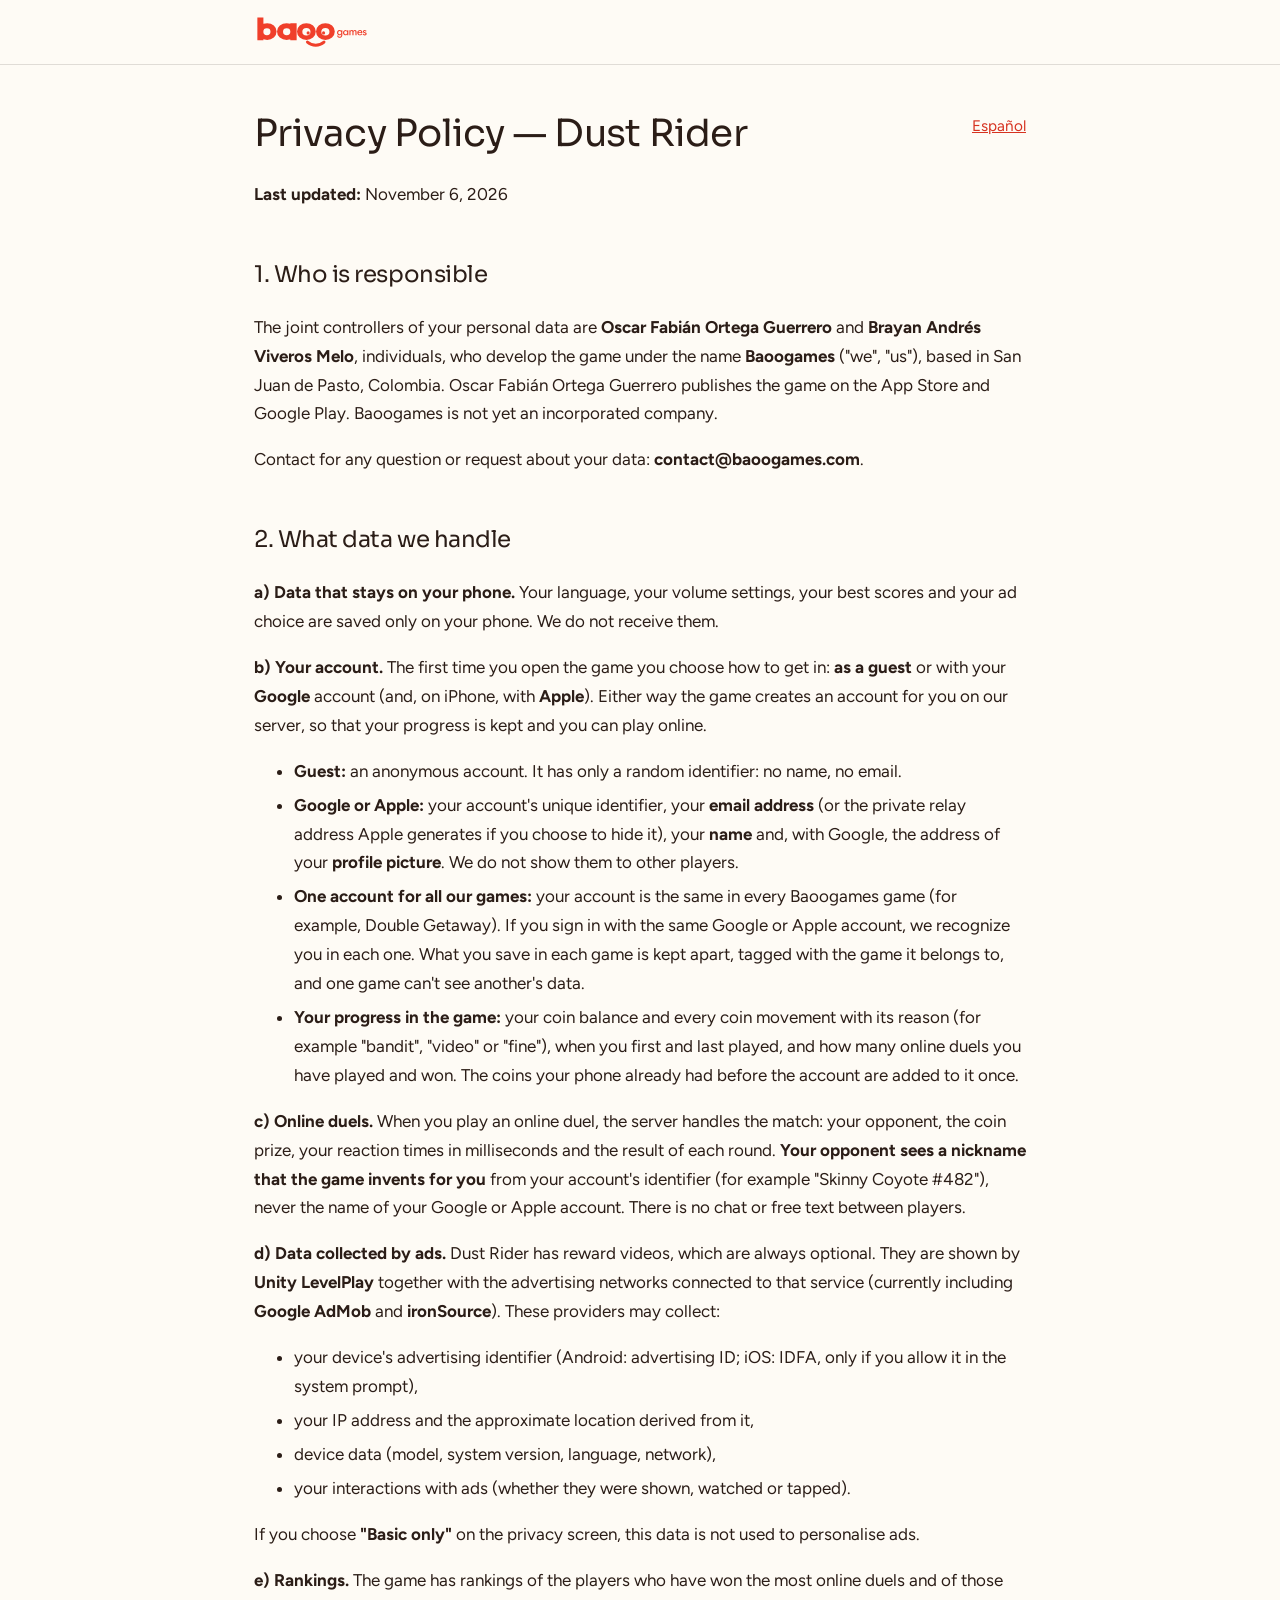
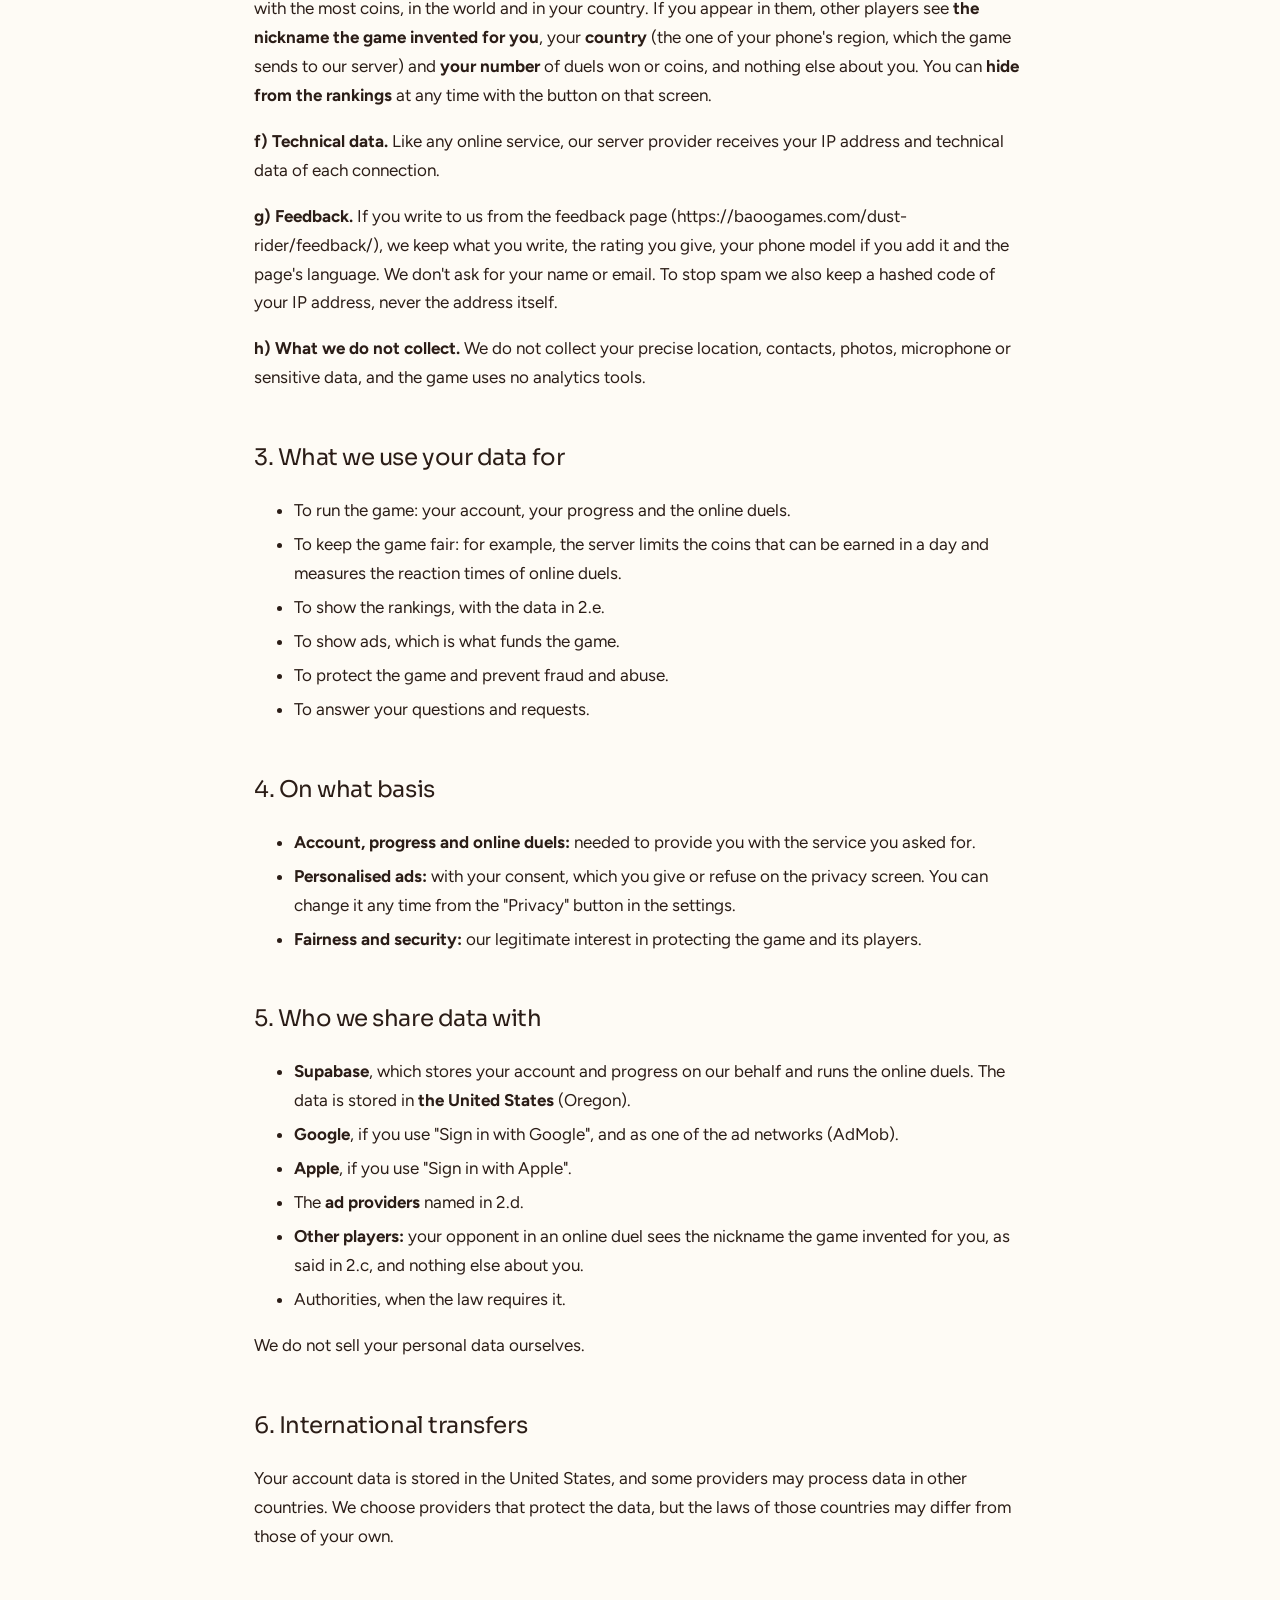
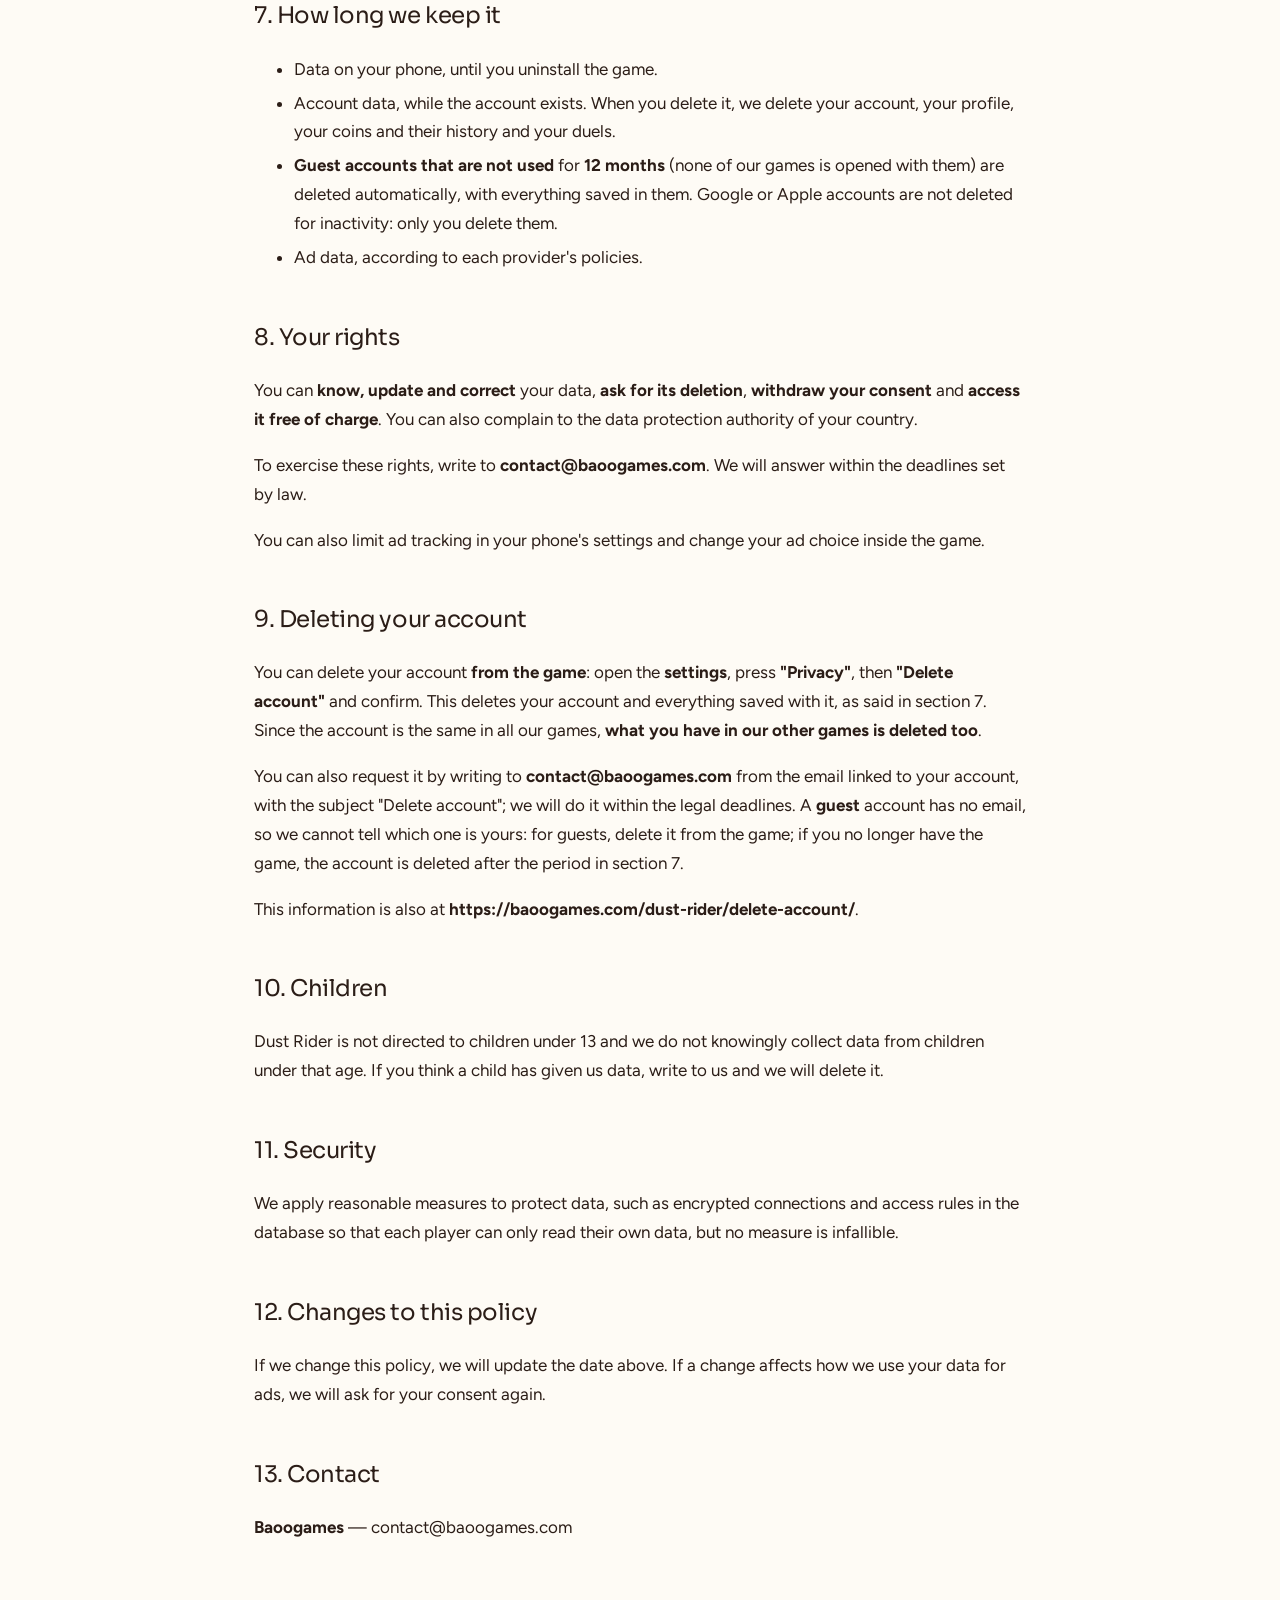
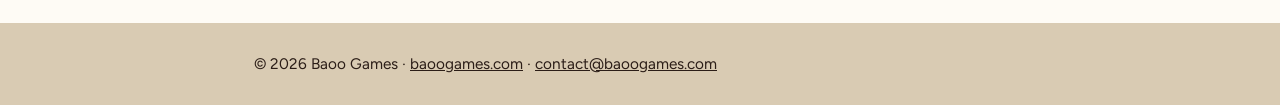
<file: dust-rider/privacy/index.html>
<!doctype html>
<html lang="en"><head><meta charset="utf-8"><meta name="viewport" content="width=device-width, initial-scale=1">
<title>Privacy policy — Dust Rider</title><link rel="icon" href="/assets/img/favicon.png"><link rel="apple-touch-icon" href="/assets/img/apple-touch-icon.png">
<link href="https://fonts.googleapis.com/css2?family=Sora:wght@400..600&family=Figtree:wght@400..600&display=swap" rel="stylesheet">
<style>
:root { --ink:#2b1d17; --paper:#fefbf5; --surface:#f6eee2; --edge:rgba(43,29,23,.14); --red:#d63220; --dim:#746962; }
* { box-sizing: border-box; }
body { margin:0; color:var(--ink); font:17px/1.7 'Figtree', system-ui, sans-serif; background:var(--paper); min-height:100vh; }
.top { position:sticky; top:0; background:var(--paper); border-bottom:1px solid var(--edge); }
.top div { max-width:820px; margin:0 auto; padding:14px 24px; display:flex; align-items:center; justify-content:space-between; gap:16px; }
.top img { height:36px; width:auto; display:block; }
main { max-width:820px; margin:0 auto; padding:48px 24px 64px; }
h1, h2 { font-family:'Sora', system-ui, sans-serif; font-weight:400; letter-spacing:-.02em; }
h1 { font-size:2.2em; line-height:1.12; margin-top:0; }
h2 { font-size:1.35em; margin-top:2em; }
a { color:var(--red); }
.lang { float:right; font-size:.9em; }
footer { background:#d9cbb3; color:var(--ink); font-size:.9em; }
footer div { max-width:820px; margin:0 auto; padding:28px 24px; }
footer a { color:inherit; }
ol li, ul li { margin:.3em 0; }
.card { background:var(--surface); border:1px solid var(--edge); border-radius:16px; padding:14px 20px; margin:14px 0; }
input, textarea, select, button { font:inherit; }
</style></head>
<body><header class="top"><div><a href="/"><img src="/assets/img/logo.svg" alt="Baoo Games"></a></div></header>
<main><a class="lang" href="../privacidad/">Español</a><h1>Privacy Policy — Dust Rider</h1>
<p><strong>Last updated:</strong> November 6, 2026</p>
<h2>1. Who is responsible</h2>
<p>The joint controllers of your personal data are <strong>Oscar Fabián Ortega Guerrero</strong> and <strong>Brayan Andrés Viveros Melo</strong>, individuals, who develop the game under the name <strong>Baoogames</strong> ("we", "us"), based in San Juan de Pasto, Colombia. Oscar Fabián Ortega Guerrero publishes the game on the App Store and Google Play. Baoogames is not yet an incorporated company.</p>
<p>Contact for any question or request about your data: <strong>contact@baoogames.com</strong>.</p>
<h2>2. What data we handle</h2>
<p><strong>a) Data that stays on your phone.</strong> Your language, your volume settings, your best scores and your ad choice are saved only on your phone. We do not receive them.</p>
<p><strong>b) Your account.</strong> The first time you open the game you choose how to get in: <strong>as a guest</strong> or with your <strong>Google</strong> account (and, on iPhone, with <strong>Apple</strong>). Either way the game creates an account for you on our server, so that your progress is kept and you can play online.</p>
<ul>
<li><strong>Guest:</strong> an anonymous account. It has only a random identifier: no name, no email.</li>
<li><strong>Google or Apple:</strong> your account's unique identifier, your <strong>email address</strong> (or the private relay address Apple generates if you choose to hide it), your <strong>name</strong> and, with Google, the address of your <strong>profile picture</strong>. We do not show them to other players.</li>
<li><strong>One account for all our games:</strong> your account is the same in every Baoogames game (for example, Double Getaway). If you sign in with the same Google or Apple account, we recognize you in each one. What you save in each game is kept apart, tagged with the game it belongs to, and one game can't see another's data.</li>
<li><strong>Your progress in the game:</strong> your coin balance and every coin movement with its reason (for example "bandit", "video" or "fine"), when you first and last played, and how many online duels you have played and won. The coins your phone already had before the account are added to it once.</li>
</ul>
<p><strong>c) Online duels.</strong> When you play an online duel, the server handles the match: your opponent, the coin prize, your reaction times in milliseconds and the result of each round. <strong>Your opponent sees a nickname that the game invents for you</strong> from your account's identifier (for example "Skinny Coyote #482"), never the name of your Google or Apple account. There is no chat or free text between players.</p>
<p><strong>d) Data collected by ads.</strong> Dust Rider has reward videos, which are always optional. They are shown by <strong>Unity LevelPlay</strong> together with the advertising networks connected to that service (currently including <strong>Google AdMob</strong> and <strong>ironSource</strong>). These providers may collect:</p>
<ul>
<li>your device's advertising identifier (Android: advertising ID; iOS: IDFA, only if you allow it in the system prompt),</li>
<li>your IP address and the approximate location derived from it,</li>
<li>device data (model, system version, language, network),</li>
<li>your interactions with ads (whether they were shown, watched or tapped).</li>
</ul>
<p>If you choose <strong>"Basic only"</strong> on the privacy screen, this data is not used to personalise ads.</p>
<p><strong>e) Rankings.</strong> The game has rankings of the players who have won the most online duels and of those with the most coins, in the world and in your country. If you appear in them, other players see <strong>the nickname the game invented for you</strong>, your <strong>country</strong> (the one of your phone's region, which the game sends to our server) and <strong>your number</strong> of duels won or coins, and nothing else about you. You can <strong>hide from the rankings</strong> at any time with the button on that screen.</p>
<p><strong>f) Technical data.</strong> Like any online service, our server provider receives your IP address and technical data of each connection.</p>
<p><strong>g) Feedback.</strong> If you write to us from the feedback page (https://baoogames.com/dust-rider/feedback/), we keep what you write, the rating you give, your phone model if you add it and the page's language. We don't ask for your name or email. To stop spam we also keep a hashed code of your IP address, never the address itself.</p>
<p><strong>h) What we do not collect.</strong> We do not collect your precise location, contacts, photos, microphone or sensitive data, and the game uses no analytics tools.</p>
<h2>3. What we use your data for</h2>
<ul>
<li>To run the game: your account, your progress and the online duels.</li>
<li>To keep the game fair: for example, the server limits the coins that can be earned in a day and measures the reaction times of online duels.</li>
<li>To show the rankings, with the data in 2.e.</li>
<li>To show ads, which is what funds the game.</li>
<li>To protect the game and prevent fraud and abuse.</li>
<li>To answer your questions and requests.</li>
</ul>
<h2>4. On what basis</h2>
<ul>
<li><strong>Account, progress and online duels:</strong> needed to provide you with the service you asked for.</li>
<li><strong>Personalised ads:</strong> with your consent, which you give or refuse on the privacy screen. You can change it any time from the "Privacy" button in the settings.</li>
<li><strong>Fairness and security:</strong> our legitimate interest in protecting the game and its players.</li>
</ul>
<h2>5. Who we share data with</h2>
<ul>
<li><strong>Supabase</strong>, which stores your account and progress on our behalf and runs the online duels. The data is stored in <strong>the United States</strong> (Oregon).</li>
<li><strong>Google</strong>, if you use "Sign in with Google", and as one of the ad networks (AdMob).</li>
<li><strong>Apple</strong>, if you use "Sign in with Apple".</li>
<li>The <strong>ad providers</strong> named in 2.d.</li>
<li><strong>Other players:</strong> your opponent in an online duel sees the nickname the game invented for you, as said in 2.c, and nothing else about you.</li>
<li>Authorities, when the law requires it.</li>
</ul>
<p>We do not sell your personal data ourselves.</p>
<h2>6. International transfers</h2>
<p>Your account data is stored in the United States, and some providers may process data in other countries. We choose providers that protect the data, but the laws of those countries may differ from those of your own.</p>
<h2>7. How long we keep it</h2>
<ul>
<li>Data on your phone, until you uninstall the game.</li>
<li>Account data, while the account exists. When you delete it, we delete your account, your profile, your coins and their history and your duels.</li>
<li><strong>Guest accounts that are not used</strong> for <strong>12 months</strong> (none of our games is opened with them) are deleted automatically, with everything saved in them. Google or Apple accounts are not deleted for inactivity: only you delete them.</li>
<li>Ad data, according to each provider's policies.</li>
</ul>
<h2>8. Your rights</h2>
<p>You can <strong>know, update and correct</strong> your data, <strong>ask for its deletion</strong>, <strong>withdraw your consent</strong> and <strong>access it free of charge</strong>. You can also complain to the data protection authority of your country.</p>
<p>To exercise these rights, write to <strong>contact@baoogames.com</strong>. We will answer within the deadlines set by law.</p>
<p>You can also limit ad tracking in your phone's settings and change your ad choice inside the game.</p>
<h2>9. Deleting your account</h2>
<p>You can delete your account <strong>from the game</strong>: open the <strong>settings</strong>, press <strong>"Privacy"</strong>, then <strong>"Delete account"</strong> and confirm. This deletes your account and everything saved with it, as said in section 7. Since the account is the same in all our games, <strong>what you have in our other games is deleted too</strong>.</p>
<p>You can also request it by writing to <strong>contact@baoogames.com</strong> from the email linked to your account, with the subject "Delete account"; we will do it within the legal deadlines. A <strong>guest</strong> account has no email, so we cannot tell which one is yours: for guests, delete it from the game; if you no longer have the game, the account is deleted after the period in section 7.</p>
<p>This information is also at <strong>https://baoogames.com/dust-rider/delete-account/</strong>.</p>
<h2>10. Children</h2>
<p>Dust Rider is not directed to children under 13 and we do not knowingly collect data from children under that age. If you think a child has given us data, write to us and we will delete it.</p>
<h2>11. Security</h2>
<p>We apply reasonable measures to protect data, such as encrypted connections and access rules in the database so that each player can only read their own data, but no measure is infallible.</p>
<h2>12. Changes to this policy</h2>
<p>If we change this policy, we will update the date above. If a change affects how we use your data for ads, we will ask for your consent again.</p>
<h2>13. Contact</h2>
<p><strong>Baoogames</strong> — contact@baoogames.com</p></main><footer><div>&copy; 2026 Baoo Games · <a href="/">baoogames.com</a> · <a href="mailto:contact@baoogames.com">contact@baoogames.com</a></div></footer></body></html>
</file>
<file: assets/kit/system.css>
/*
  taste-skill system.css - the one system for the page. Link it first, then assets/ui/cards.css (the
  feature card, its panel and the fragment placements), then set the palette (--p-*), the fonts and
  the radius set on :root in the page (node scripts/start.mjs prints that block).
  Do not add a second grid, spacing scale, type scale, radius scale, button or card style.
*/

/* ---------------------------------------------------------------- tokens */
:root {
  /* palette (hex only; fx.js reads --bg --surface --ink --muted --accent --accent-ink) */
  --p-bg: #ffffff;
  --p-surface: #f4f4f4;
  --p-ink: #111111;
  --p-muted: #6b6b6b;
  --p-accent: #1a4be0;
  --p-accent-ink: #ffffff;
  --p-action: #1a4be0;      /* buttons, links, focus: the accent, or the ink when the accent is too pale */
  --p-action-ink: #ffffff;
  --p-inv-bg: #111111;
  --p-inv-surface: #1c1c1c;
  --p-inv-ink: #f4f4f4;
  --p-inv-muted: #a3a3a3;
  --p-inv-accent: #ffffff;
  --p-inv-accent-ink: #111111;
  --p-inv-action: #ffffff;
  --p-inv-action-ink: #111111;
  /* the lit ground behind UI and in the closing band (references/cards.md), one per page, tech pages only
     (none on kind other, which is flat): <html data-ground="sand|sky|sage|painting">. system.js gives it to every ground
     that holds UI, on light and dark pages alike; --hue on one panel changes only its accent */
  --ground-bg: #d9ccb7; --ground-surface: #e9e0d2; --ground-ink: #2a2622; --ground-muted: #5a534a; --ground-accent: #a8794a;

  /* fonts */
  --font-display: system-ui, -apple-system, "Segoe UI", sans-serif;
  --font-text: system-ui, -apple-system, "Segoe UI", sans-serif;
  --font-mono: ui-monospace, "SFMono-Regular", Menlo, Consolas, monospace;
  --display-weight: 400;    /* headlines 400; 500 on a tech page (software, gaming, hardware) */
  --display-tracking: -0.025em;

  /* the page rhythm (references/layout-v4.md): one section per screen. The header is fixed and
     --nav tall; every section is padded --padt above and --padb (plus the phone action bar, --bar)
     below, and is exactly one or two screens tall (--h: 1 or 2; --hm on a phone). The hero's words
     start --hgap under the header and its content ends --hpadb above the fold. */
  --nav: 72px;
  --padt: 120px;
  --padb: 72px;
  --hgap: 48px;
  --hpadb: 64px;
  --bar: 0px;
  /* grid: one .wrap (alias .container) for the header, every section and the footer, the same
     --gut on both sides: 1280 wide at x 80-1360 at 1440, 342 at x 24-366 at 390 */
  --container: 1280px;
  --gut: 80px;
  --pad: var(--gut);
  --gutter: 24px;

  /* spacing: 4/8 scale */
  --s-1: 4px;  --s-2: 8px;  --s-3: 12px; --s-4: 16px; --s-5: 24px;
  --s-6: 32px; --s-7: 48px; --s-8: 64px; --s-9: 96px; --s-10: 128px;
  --section: 40px;      /* only a .section outside main (the kit's demo pages); every main > section and
                           footer.closing take --padt and --padb */
  --section-band: 56px; /* the same for an older footer outside footer.closing */
  --head-gap: 48px;     /* the one heading-to-content gap, 32 on a phone (layout.css reads it as --ly-head-gap) */
  --card-pad: 16px;     /* card padding (cards.css sets its own for cards with a panel) */
  --card-gap: 16px;     /* gap between cards */

  /* type scale (the only sizes on the page) */
  --t-label: 13px;
  --t-small: 14px;
  --t-body: 16px;
  --t-lead: 18px;
  --t-card: 18px;
  --t-h3: 24px;
  /* straight lines from the phone size at 390 to the desktop size at 1440 (system.md's table) */
  --t-h2: clamp(30px, 1.72vw + 23.3px, 48px);
  --t-h1: clamp(38px, 3.24vw + 25.4px, 72px);
  /* a big number stays a step under the h2 (VI-11): 38 at 1440, 28 at 390, so it never reads as a
     section heading; a stats row and a price set their own, smaller still */
  --t-stat: clamp(28px, .952vw + 24.29px, 38px);

  /* radius: one scale (soft by default; data-radius on <html> switches it) */
  --r-sm: 8px;  --r-md: 12px; --r-lg: 20px; --r-btn: 8px;

  /* controls (fixed here; a page never adds its own) */
  --btn-h: 44px;
  --btn-h-sm: 36px;
  --nav-h: var(--nav);  /* the older name, kept for the kit's files */
  --icon: 16px;         /* small icons: socials, menu chevrons, mono brand marks */

  /* motion: the one UI ease-out (motion.css --m-ease and ui/base.css --u-ease read it; references/motion.md) */
  --ease: cubic-bezier(.2, .8, .2, 1);
  --dur: 180ms;
}
html[data-radius="sharp"] { --r-sm: 4px; --r-md: 6px;  --r-lg: 8px;  --r-btn: 4px; }
html[data-radius="soft"]  { --r-sm: 8px; --r-md: 12px; --r-lg: 20px; --r-btn: 8px; }
html[data-radius="round"] { --r-sm: 10px; --r-md: 16px; --r-lg: 24px; --r-btn: 999px; }
/* the four lit grounds (references/cards.md); sand is the default above. painting goes with
   painterly-landscape (x.ai's daylight sky over olive hills) */
html[data-ground="sky"]      { --ground-bg: #c6d3df; --ground-surface: #d6e0e9; --ground-ink: #25303a; --ground-muted: #4d5964; --ground-accent: #3f6a92; }
html[data-ground="sage"]     { --ground-bg: #cdd6c6; --ground-surface: #dce3d6; --ground-ink: #262d24; --ground-muted: #535b51; --ground-accent: #6c8e63; }
html[data-ground="painting"] { --ground-bg: #79a8d6; --ground-surface: #a6c4e2; --ground-ink: #16212c; --ground-muted: #273949; --ground-accent: #9c9b3c; }
/* cards.css takes its card and panel radii from this scale */
html[data-radius] .card { --c-r: var(--r-lg); }
html[data-radius] .panel { --p-r: var(--r-md); }

/* a phone: the header 56, the sections padded 96 / 48, the hero's words 40 under the header and its
   content ending 24 above the fold, 24 at both sides, 12 between columns */
@media (max-width: 639px) {
  :root { --nav: 56px; --padt: 96px; --padb: 48px; --hgap: 40px; --hpadb: 24px; --gut: 24px; --gutter: 12px; --card-gap: 12px; --head-gap: 32px; }
}
@media (min-width: 640px) {
  :root { --gut: 48px; --section: 48px; --section-band: 72px; --card-pad: 24px; }
}
@media (min-width: 1024px) {
  :root { --gut: 80px; --section: 56px; --section-band: 96px; --card-gap: 24px;
          --t-lead: 20px; --t-card: 20px; --t-h3: 28px; }
  /* a place (and a local service): the 1200 column at x 120-1320 */
  html[data-type="place"] { --gut: 120px; --container: 1200px; }
}
/* a place (VI-06, ST-96, PH-23): its own smaller type (h1 48/53 and 32/37, h2 32/40 and 24/30, titles
   and the sub-line 20 and 18), the Recipe 3 hero's gap under its photograph (40, 24 on a phone),
   square photographs and cards and 2px buttons, whatever data-radius and data-buttons say */
:root[data-type="place"] {
  --hgap: 40px;
  --t-h1: clamp(32px, 1.524vw + 26.06px, 48px);
  --t-h2: clamp(24px, .762vw + 21px, 32px);
  --t-h3: clamp(20px, .381vw + 18.51px, 24px);
  --r-sm: 2px; --r-md: 0px; --r-lg: 0px; --r-btn: 2px;
}
:root[data-type="place"] :is(h1, .t-h1) { line-height: 1.104; }
:root[data-type="place"] :is(h2, .t-h2) { line-height: 1.25; }
@media (max-width: 639px) {
  :root[data-type="place"] { --hgap: 24px; }
  :root[data-type="place"] :is(h1, .t-h1) { line-height: 1.156; }
}

/* ---------------------------------------------------------------- grounds (at most three) */
:root, .ground-base {
  --bg: var(--p-bg); --surface: var(--p-surface); --ink: var(--p-ink); --muted: var(--p-muted);
  --accent: var(--p-accent); --accent-ink: var(--p-accent-ink); --card: var(--p-surface);
  --action: var(--p-action); --action-ink: var(--p-action-ink);
}
.ground-surface {
  --bg: var(--p-surface); --surface: var(--p-bg); --ink: var(--p-ink); --muted: var(--p-muted);
  --accent: var(--p-accent); --accent-ink: var(--p-accent-ink); --card: var(--p-bg);
  --action: var(--p-action); --action-ink: var(--p-action-ink);
}
.ground-inverse {
  --bg: var(--p-inv-bg); --surface: var(--p-inv-surface); --ink: var(--p-inv-ink); --muted: var(--p-inv-muted);
  --accent: var(--p-inv-accent); --accent-ink: var(--p-inv-accent-ink); --card: var(--p-inv-surface);
  --action: var(--p-inv-action); --action-ink: var(--p-inv-action-ink);
}
:root, .ground-base, .ground-surface, .ground-inverse {
  --line: color-mix(in oklab, var(--ink) 11%, transparent);
  --line-strong: color-mix(in oklab, var(--ink) 20%, transparent);
  /* effects (fx.js) and UI fragments (assets/ui) take the colours of the ground they sit on */
  --fx-bg: var(--bg); --fx-surface: var(--surface); --fx-ink: var(--ink); --fx-muted: var(--muted);
  --fx-accent: var(--accent); --fx-accent-ink: var(--accent-ink);
  --ui-font: var(--font-text); --ui-mono: var(--font-mono); --ui-radius: var(--r-md);
}
.ground-base, .ground-surface, .ground-inverse { background: var(--bg); color: var(--ink); }

/* ---------------------------------------------------------------- base */
*, *::before, *::after { box-sizing: border-box; }
/* an anchor lands on the section's top (the judge's frame): the fixed header covers --nav of its --padt */
html { -webkit-text-size-adjust: 100%; scroll-padding-top: 0; scroll-behavior: auto; margin: 0; }
body {
  margin: 0; background: var(--bg); color: var(--ink);
  font: 400 var(--t-body)/1.55 var(--font-text);
  -webkit-font-smoothing: antialiased; text-rendering: optimizeLegibility; overflow-x: clip;
}
img, svg, video, canvas { display: block; max-width: 100%; }
/* hidden means hidden, also on an img the line above makes a block (a menu tab's photograph, a peek photograph) */
[hidden] { display: none !important; }
img, video { height: auto; }
a { color: inherit; text-decoration: none; }
button { font: inherit; color: inherit; }
h1, h2, h3, h4, p, ul, ol, figure, blockquote { margin: 0; }
ul, ol { padding: 0; list-style: none; }
h1, h2, h3, h4 {
  font-family: var(--font-display); font-weight: var(--display-weight);
  letter-spacing: var(--display-tracking); text-wrap: balance; overflow-wrap: break-word;
  /* a long word (a German compound at 390) breaks at a syllable with a hyphen, in the language of <html lang>;
     only words of 10 letters or more, 4 at least on each side, so a short English heading never breaks */
  hyphens: auto; -webkit-hyphens: auto; hyphenate-limit-chars: 10 4 4;
}
h1, .t-h1 { font-size: var(--t-h1); line-height: 1.04; }
h2, .t-h2 { font-size: var(--t-h2); line-height: 1.1; }
h3, .t-h3 { font-size: var(--t-h3); line-height: 1.2; }
h4, .t-card { font-family: var(--font-text); font-weight: 500; font-size: var(--t-card); line-height: 1.3; letter-spacing: -0.01em; }
p { text-wrap: pretty; }
.t-lead  { font-size: var(--t-lead); line-height: 1.5; }
.t-body  { font-size: var(--t-body); line-height: 1.55; }
.t-small { font-size: var(--t-small); line-height: 1.5; }
.t-label { font-size: var(--t-label); font-weight: 500; line-height: 1.4; letter-spacing: 0.01em; }
.t-stat  { font-family: var(--font-display); font-weight: var(--display-weight); font-size: var(--t-stat);
           line-height: 1; letter-spacing: var(--display-tracking); font-variant-numeric: tabular-nums; }
.muted { color: var(--muted); }
.mono  { font-family: var(--font-mono); }
.measure { max-width: 62ch; }
:focus-visible { outline: 2px solid var(--action); outline-offset: 2px; border-radius: 2px; }
::selection { background: color-mix(in oklab, var(--accent) 30%, transparent); }

/* ---------------------------------------------------------------- grid */
.wrap, .container { width: min(100% - 2 * var(--gut), var(--container)); margin-inline: auto; padding-inline: 0; }
.grid { display: grid; grid-template-columns: repeat(12, minmax(0, 1fr)); column-gap: var(--gutter); row-gap: var(--card-gap); }
.grid > * { min-width: 0; grid-column: 1 / -1; }
.section { padding-block: var(--section); }

/* ---------------------------------------------------------------- one section per screen
   The page is a stack of screens. Framed at scrollY = k x the screen height, a shot shows exactly one
   section: the hero alone on the first screen, every other section (and footer.closing, the close and
   the footer in one) exactly one or two screens tall, its h2 first, --padt under its top. Heights
   and padding do it: no pinning, snapping or script.
     <section class="section" id=".." style="--h: 2">     (2 screens; --hm sets a phone's count alone)
       <div class="wrap"> the h2 first, then the content </div>     (the one in-flow child)
     </section>
   A layer (a full-bleed photograph or ground behind the words) is an <img class="layer" aria-hidden="true">
   beside the .wrap. Content must fit: one screen holds 708px of content at 1440x900 (900 - 120 - 72),
   two hold 1,608 (the second screen's part starts --padt under its top with .g2). From 640 to 1279 a
   section keeps at least its screens and grows past them rather than overlap the next. */
main > :is(section, .section), footer.closing {
  position: relative; box-sizing: border-box;
  height: calc(var(--h, 1) * 100vh); height: calc(var(--h, 1) * 100svh);
  padding: var(--padt) 0 calc(var(--padb) + var(--bar));
}
main > :is(section, .section) > :is(.wrap, .container), footer.closing > .wrap { position: relative; z-index: 1; height: 100%; }
main > :is(section, .section) > :is(.wrap, .container):not(.grid) { display: flex; flex-direction: column; }
/* a .wrap that is the section's grid too (class="wrap grid"): its rows start at the top */
main > :is(section, .section) > :is(.wrap, .container).grid { align-content: start; }
/* .fill: the block that takes what the screen leaves under the heading (a photograph, a frame) */
main > :is(section, .section) > .wrap > .fill { flex: 1 1 0; min-height: 0; }
/* two screens as two groups: row 1 the h2 and the first group, row 2 the rest (no second h2), starting
   --padt under the second screen's top, so the second shot looks like any other section */
main > :is(section, .section).g2, footer.closing.g2 { --h: 2; }
main > :is(section, .section).g2 > :is(.wrap, .container), footer.closing.g2 > .wrap { display: grid; grid-template-rows: minmax(0, 1fr) minmax(0, 1fr); row-gap: calc(var(--padt) + var(--padb) + var(--bar)); }
main > :is(section, .section).g2 > :is(.wrap, .container) > *, footer.closing.g2 > .wrap > * { min-height: 0; align-self: start; }
main > :is(section, .section).g2 > :is(.wrap, .container) > :is(.group, .fill) { align-self: stretch; }
/* a group: one screen's part of a .g2 section (its h2 and first rows, or the rest) */
.group { display: flex; flex-direction: column; min-height: 0; }
/* each screen's card row runs down to that screen's foot (the cards stretch, their panels grow), so
   the second screen of a .g2 is never a short row over an empty ground; both rows end on the same line */
@media (min-width: 1024px) {
  main > :is(section, .section).g2 > .wrap > .grid:last-child,
  main > :is(section, .section).g2 > .wrap > .group > .grid:last-child { align-self: stretch; flex: 1 1 auto; min-height: 0; }
}
.group > .fill { flex: 1 1 0; min-height: 0; }
@media (min-width: 640px) and (max-width: 1279px) {
  main > :is(section, .section):not(.hero, .section--hero), footer.closing {
    height: auto; min-height: calc(var(--h, 1) * 100vh); min-height: calc(var(--h, 1) * 100svh);
  }
  /* the section is a column and its .wrap takes all of it, so a .fill (a photograph, a frame) still
     grows to the section's foot (a min-height percentage would not resolve, leaving it at its least) */
  /* :where() keeps it at no weight, so a page's own phone- or tablet-only hiding (section.desk-only { display: none }) wins */
  :where(main > :is(section, .section):not(.hero, .section--hero), footer.closing) { display: flex; flex-direction: column; }
  main > :is(section, .section):not(.hero, .section--hero) > :is(.wrap, .container), footer.closing > .wrap { flex: 1 0 auto; height: auto; min-height: 0; }
}
/* a phone: lvh (the screen with its bars hidden) for every section but the hero; --hm when stacking
   makes the content taller than the desktop count */
@media (max-width: 639px) {
  /* at least its screens, never less: content a screen cannot hold makes the section taller (the rhythm
     check then asks for --hm: 2 or less content); a fixed height would lay its last rows over the next
     section, the fault the phone shots showed most (a list under the closing heading and its button) */
  main > :is(section, .section):not(.hero, .section--hero), footer.closing {
    height: auto; min-height: calc(var(--hm, var(--h, 1)) * 100vh); min-height: calc(var(--hm, var(--h, 1)) * 100lvh);
  }
  /* one grid row at least the screens tall that grows with the .wrap's content: the .wrap is stretched to
     it, so its .fill and its two groups still share a definite height */
  /* (at no weight, as on the tablet: a page's own section.desk-only { display: none } still hides it) */
  :where(main > :is(section, .section):not(.hero, .section--hero):has(> :is(.wrap, .container)), footer.closing) {
    display: grid; grid-template-columns: minmax(0, 1fr); grid-template-rows: 1fr; grid-auto-rows: auto;
  }
  main > :is(section, .section):not(.hero, .section--hero) > :is(.wrap, .container), footer.closing > .wrap { height: auto; }
  main > :is(section, .section).g2m, footer.closing.g2m { --hm: 2; }
  main > :is(section, .section).g2m > :is(.wrap, .container), footer.closing.g2m > .wrap { display: grid; grid-template-rows: minmax(0, 1fr) minmax(0, 1fr); row-gap: calc(var(--padt) + var(--padb) + var(--bar)); }
  /* stacked in one, the two groups keep the open cards' 32px, so the first group's last panel never meets
     the next card's title */
  main > :is(section, .section).g2:not(.g2m) > :is(.wrap, .container) { display: flex; row-gap: var(--s-6); }
  /* what the two screens leave goes around the second group, so it opens below the header, not on the fold */
  main > :is(section, .section).g2:not(.g2m) > :is(.wrap, .container) > :last-child { margin-block: auto; }
  main > :is(section, .section).g2:not(.g2m) > :is(.wrap, .container) > * { align-self: stretch; }
}
/* a layer: the photograph or ground of a whole section, under its words, edge to edge */
main > :is(section, .section) > :is(img, video, canvas, picture).layer,
footer.closing > :is(img, video, canvas, picture).layer {
  position: absolute; inset: 0; z-index: 0; width: 100%; height: 100%; max-width: none; object-fit: cover; object-position: var(--pos, 50% 50%);
}
main > :is(section, .section) > picture.layer > img { width: 100%; height: 100%; object-fit: cover; }

/* the hero: exactly the first screen, the fixed header over its top. Its words start --hgap under the
   header (--photo adds a full-bleed photograph's height above them on a place); its content ends
   --hpadb above the fold, and nothing of the next section shows, at 1440, 1024, 820 and 390.
     <section class="hero hero--<type>"><div class="wrap"><div class="hero-text"> .. </div>[one strip]</div></section>
   .hero-text holds the whole composition (the words, and the picture or window beside or under them);
   one docked strip (logos, three facts) may follow it, at most 96px, desktop only. */
main > :is(.hero, .section--hero) {
  height: 100vh; height: 100svh; min-height: 0;
  padding: calc(var(--nav) + var(--photo, 0px) + var(--hgap)) 0 calc(var(--hpadb) + var(--bar));
}
:is(.hero, .section--hero) > .wrap { height: 100%; display: grid; grid-template-rows: minmax(0, 1fr) auto; row-gap: var(--s-7); }
:is(.hero, .section--hero) > .wrap > .hero-text { min-height: 0; }
/* a phone: the hero is at least the first screen and grows when a short phone (320x640) cannot hold its
   words, buttons and picture, so nothing of it lies over the next section or under the header */
@media (max-width: 639px) {
  main > :is(.hero, .section--hero) { height: auto; min-height: 100vh; min-height: 100svh; }
  main > :is(.hero, .section--hero):has(> :is(.wrap, .container)) { display: grid; grid-template-columns: minmax(0, 1fr); grid-template-rows: 1fr; grid-auto-rows: auto; }
  main > :is(.hero, .section--hero) > :is(.wrap, .container) { height: auto; }
}
:is(.hero, .section--hero) > .wrap > .hero-strip { grid-row: 2; max-height: 96px; }
@media (max-width: 639px) { :is(.hero, .section--hero) > .wrap > .hero-strip { display: none; } }
.section--hero .section-head { max-width: 860px; }
/* the starter's own hero (hero-split): the words on span-5 top-aligned, the picture on span-6 start-7
   as tall as the hero's content box (at most 716 at 1440x900); a phone stacks words, then the picture
   in what is left */
.hero-text.hero-split { height: 100%; align-items: stretch; }
.hero-split > .hero-copy { align-self: start; }
.hero-split > .hero-visual { position: relative; min-height: 0; height: 100%; }
@media (max-width: 1023px) {
  .hero-text.hero-split { display: flex; flex-direction: column; gap: var(--s-6); }
  .hero-split > .hero-visual { flex: 1 1 0; min-height: 200px; height: auto; }
}
.hero-copy > * + * { margin-top: var(--s-5); }
/* the h1 first in the words' column: its capitals start on the picture's top line, not the line box's
   (the leading above the capitals would put the words about 12px under the photograph's top) */
.hero-copy > h1:first-child { text-box: trim-start cap alphabetic; }
.hero-copy > .btn-row { margin-top: var(--s-6); }
/* three short facts at the foot of the words' column, on the picture's bottom line (no dead space
   under the buttons): <dl class="hero-facts"><div><dt>..</dt><dd>..</dd></div> x3</dl> */
@media (min-width: 1024px) {
  .hero-split > .hero-copy { height: 100%; display: flex; flex-direction: column; }
  .hero-split > .hero-copy > .hero-facts { margin-top: auto; }
}
.hero-facts { display: grid; grid-template-columns: repeat(3, minmax(0, 1fr)); gap: var(--s-5) var(--gutter); margin: 0; }
.hero-facts > div { display: grid; gap: var(--s-1); align-content: start; }
.hero-facts dt { font-size: var(--t-small); color: var(--muted); }
.hero-facts dd { margin: 0; font-weight: 500; }
@media (max-width: 1023px) { .hero-facts { display: none; } }
/* a notice line above the h1 (changed hours, a delivery cut-off): one line with a number, static,
   starting on the left line like the h1 under it */
.hero-notice { font-size: var(--t-small); font-weight: 500; color: var(--ink); }
.hero-notice b, .hero-notice strong { font-weight: 500; color: var(--accent); }
.hero-copy > .hero-notice + h1 { margin-top: var(--s-5); }

/* a phone: open tiles from a row of three or four (rooms, goods, beans) go two-up, an odd last one
   across the row, so a row of three fits one 844px screen (stacked one under another they need two) */
@media (max-width: 639px) {
  .grid > .tile:is(.span-3, .span-4) { grid-column: auto / span 6; }
  .grid > .tile:is(.span-3, .span-4):nth-child(odd of .tile):nth-last-child(1 of .tile) { grid-column: 1 / -1; }
  .grid > .tile:is(.span-3, .span-4) .tile__head { flex-wrap: wrap; gap: 0 var(--s-2); }
}
/* a phone: open cards (words on the ground, the panel under them) stacked one under another keep 32px
   between a panel's foot and the next card's title, so a title never reads as the panel's caption */
@media (max-width: 639px) { .grid:has(> .card--open) { row-gap: var(--s-6); } }
/* a phone stacks a two-screen section's four open tiles into its two screens: their panels take 180px (a wide
   crop), so the h2 and the first two tiles of two lines each end on the first screen and the four inside both,
   not a third of a screen past. A page that sets its group's own --p-h (#features .panel) sets its phone value
   too, as the starter does */
@media (max-width: 639px) { main > :is(section, .section).g2 .card--open > .panel { --p-h: 180px; } }
/* spans: desktop >= 1024. Tablet 640-1023: text cards on span-3 and span-6 go two-up; cards with a
   panel (a visual needs the width; the one exception is a span-6 pair, below)
   and everything else (split text and visuals, span-4 cards, span-5/7/8 blocks) take the full row, so a split stacks and no row is left half empty. Phone < 640: one column. */
@media (min-width: 640px) and (max-width: 1023px) {
  .grid > .card.span-3:not(:has(> .panel)), .grid > .card.span-6:not(:has(> .panel)) { grid-column: auto / span 6; }
  /* the one exception with a panel: a 2x2 (or a pair) of span-6 cards stays two-up from 720px (a panel
     of about 310px and more, wide enough for a kit fragment), so four cards take one or two screens
     at 768-820 instead of a card per row (four stacked panels run past two screens). Split cards and
     every other span keep the full row. Under 720 a card per row. */
  @media (min-width: 720px) {
    .grid > .card.span-6:has(> .panel):not(.card--split) { grid-column: auto / span 6; }
    .grid > .card.span-6:has(> .panel):not(.card--split):nth-child(odd of .card.span-6):nth-last-child(1 of .card.span-6) { grid-column: 1 / -1; }
  }
  /* open tiles (rooms, models, people, a photo pair) go two-up; an odd last one takes the row */
  .grid > .tile:is(.span-3, .span-4, .span-6) { grid-column: auto / span 6; }
  .grid > .tile:is(.span-3, .span-4, .span-6):nth-child(odd of .tile):nth-last-child(1 of .tile) { grid-column: 1 / -1; }
}
@media (min-width: 1024px) {
  .span-2  { grid-column: auto / span 2; }
  .span-3  { grid-column: auto / span 3; }
  .span-4  { grid-column: auto / span 4; }
  .span-5  { grid-column: auto / span 5; }
  .span-6  { grid-column: auto / span 6; }
  .span-7  { grid-column: auto / span 7; }
  .span-8  { grid-column: auto / span 8; }
  .span-9  { grid-column: auto / span 9; }
  .span-10 { grid-column: auto / span 10; }
  .span-12 { grid-column: auto / span 12; }
  .start-1 { grid-column-start: 1; } .start-2 { grid-column-start: 2; } .start-3 { grid-column-start: 3; }
  .start-5 { grid-column-start: 5; } .start-6 { grid-column-start: 6; } .start-7 { grid-column-start: 7; }
  .start-4 { grid-column-start: 4; } .start-8 { grid-column-start: 8; } .start-9 { grid-column-start: 9; }
  .start-10 { grid-column-start: 10; }
  /* a split is top-aligned: the words' first line and the picture's top on one line (never centred
     against each other, never mirrored: text left, the visual right, on every split of the page) */
  .grid--middle, .grid--top { align-items: start; }
}
/* card rows: every card in a row the same height (a plain .grid stretches them) */
.grid:is(.grid--middle, .grid--top) > .card { align-self: stretch; }
/* 1024-1279: a span-4 card's panel would be about 220px wide, too narrow for real UI. Cards with a
   panel on span-4 go two-up, a span-8 one takes the row, and an odd last one takes the row too
   (steps, proof row: two, then one wide; bento: the wide card, then the four small ones two by two) */
@media (min-width: 1024px) and (max-width: 1279px) {
  .grid > .card.span-4:has(> .panel) { grid-column: auto / span 6; }
  .grid > .card.span-8:has(> .panel),
  .grid > .card.span-4:has(> .panel):nth-child(odd of .card.span-4):nth-last-child(1 of .card.span-4) { grid-column: 1 / -1; }
}

/* ---------------------------------------------------------------- section heading */
.section-head { max-width: 760px; margin-bottom: var(--head-gap); display: grid; gap: var(--s-4); }
/* every heading starts on the left line (a centred head among left ones reads as a mistake): the
   old centred head is left-aligned too */
.section-head--center { text-align: left; justify-items: start; }
/* a head row: the h2 (and its line) left, one link or the section's button at the right line */
.section-head--split { max-width: none; display: flex; align-items: end; justify-content: space-between; gap: var(--s-5); flex-wrap: wrap; }
.section-head--split > div { display: grid; gap: var(--s-4); max-width: 760px; }
.section-head p { color: var(--ink); font-size: var(--t-lead); line-height: 1.5; max-width: 60ch; }
.section-head--row { max-width: none; display: flex; align-items: end; justify-content: space-between; gap: var(--s-5); flex-wrap: wrap; }
.section-head--row > div { display: grid; gap: var(--s-4); max-width: 760px; }
/* the hero row (hero-product, hero-cycle): the h1 and its line left, the buttons right, across 1280 */
.section--hero .section-head--row { max-width: none; }

/* ---------------------------------------------------------------- buttons (one pair, a dealt look)
   One pair a page, .btn--primary and .btn--secondary, in the look dealt with the page (sections.md)
   and set once on <html data-buttons>; the markup never changes:
     solid  filled primary, outlined secondary, the radius scale (Figma; the default)
     pill   pills, a chevron after the primary's label, a tinted secondary (x.ai)
     tonal  the radius scale, a tinted secondary with no outline (Linear, Vercel)
     arrow  an arrow after the primary's label; the secondary is a text link with an arrow (Stripe)
     block  near-square corners, 48px tall; the secondary is an underlined text link (shops, hotels) */
.btn {
  display: inline-flex; align-items: center; justify-content: center; gap: var(--s-2);
  height: var(--btn-h); padding: 0 var(--s-5); border-radius: var(--r-btn); border: 1px solid transparent;
  font: 500 var(--t-body)/1 var(--font-text); letter-spacing: 0; white-space: nowrap; cursor: pointer;
  transition: background-color var(--dur) var(--ease), color var(--dur) var(--ease), border-color var(--dur) var(--ease), text-decoration-color var(--dur) var(--ease);
}
.btn--primary { background: var(--action); color: var(--action-ink); }
.btn--primary:hover { background: color-mix(in oklab, var(--action) 86%, var(--ink)); }
/* an inverted primary (the action is the ground's ink: a brand band, a lit ground): its hover steps toward the ground, as the filled one steps toward the ink */
.ground-brand .btn--primary:hover { background: color-mix(in oklab, var(--action) 88%, var(--bg)); }
/* the ground's own colour with a clear border: never grey on grey, readable on an effect too */
.btn--secondary { background: var(--bg); color: var(--ink); border-color: var(--line-strong); }
.btn--secondary:hover { background: color-mix(in oklab, var(--bg) 94%, var(--ink)); border-color: color-mix(in oklab, var(--ink) 35%, transparent); }
.btn--sm { height: var(--btn-h-sm); padding: 0 var(--s-4); font-size: var(--t-small); }
html[data-buttons="pill"] { --r-btn: 999px; }
html[data-buttons="block"] { --r-btn: 2px; --btn-h: 48px; }
html:is([data-buttons="pill"], [data-buttons="tonal"]) .btn--secondary { background: color-mix(in oklab, var(--ink) 8%, var(--bg)); border-color: transparent; }
html:is([data-buttons="pill"], [data-buttons="tonal"]) .btn--secondary:hover { background: color-mix(in oklab, var(--ink) 14%, var(--bg)); border-color: transparent; }
/* arrow and block: the secondary is a text link at the button's height (no box: one button look) */
html:is([data-buttons="arrow"], [data-buttons="block"]) .btn--secondary {
  background: none; border-color: transparent; padding-inline: var(--s-2);
  text-decoration: underline; text-underline-offset: 4px; text-decoration-color: var(--line-strong);   /* the .link look */
}
html:is([data-buttons="arrow"], [data-buttons="block"]) .btn--secondary:hover { background: none; border-color: transparent; text-decoration-color: currentColor; }
/* the glyph after a label: a chevron (pill) or an arrow (arrow), drawn so every font shows the same */
html[data-buttons="pill"] .btn--primary::after,
html[data-buttons="arrow"] :is(.btn--primary, .btn--secondary)::after {
  content: ""; flex: none; width: 12px; height: 12px; margin-right: -2px; background: currentColor;
  -webkit-mask: var(--btn-glyph) center / contain no-repeat; mask: var(--btn-glyph) center / contain no-repeat;
  transition: transform var(--dur) var(--ease);
}
html[data-buttons="pill"] { --btn-glyph: url("data:image/svg+xml,%3Csvg xmlns='http://www.w3.org/2000/svg' viewBox='0 0 12 12'%3E%3Cpath d='M4.5 2.5 8 6l-3.5 3.5' fill='none' stroke='black' stroke-width='1.6' stroke-linecap='round' stroke-linejoin='round'/%3E%3C/svg%3E"); }
html[data-buttons="arrow"] { --btn-glyph: url("data:image/svg+xml,%3Csvg xmlns='http://www.w3.org/2000/svg' viewBox='0 0 12 12'%3E%3Cpath d='M1.5 6h8.5M6.5 2.5 10 6l-3.5 3.5' fill='none' stroke='black' stroke-width='1.5' stroke-linecap='round' stroke-linejoin='round'/%3E%3C/svg%3E"); }
@media (hover: hover) and (pointer: fine) { html:is([data-buttons="pill"], [data-buttons="arrow"]) .btn:hover::after { transform: translateX(3px); } }
.btn:active { transform: translateY(1px) scale(.985); }
.btn--arrow::after { content: "\2192"; transition: transform var(--dur) var(--ease); }
@media (hover: hover) and (pointer: fine) { .btn--arrow:hover::after { transform: translateX(3px); } }
/* the drawn arrow (assets/motion: its stem grows and its head moves 3px on hover), the last child of
   a primary button, a pill or a link: <svg class="m-arrow" viewBox="0 0 12 12" aria-hidden="true">
   <path class="m-arrow__stem" d="M1 6h8"/><path class="m-arrow__head" d="M4.5 2.5 8 6l-3.5 3.5"/></svg>.
   It replaces the dealt glyph, so a button never shows two */
.m-arrow { flex: none; width: 12px; height: 12px; margin-right: -2px; overflow: visible;
           fill: none; stroke: currentColor; stroke-width: 1.6; stroke-linecap: round; stroke-linejoin: round; }
.btn--xl .m-arrow { width: 0.62em; height: 0.62em; stroke-width: 1.4; }
:is(.btn, .link, .pill):has(> .m-arrow)::after { content: none; display: none; }
.btn-row { display: flex; flex-wrap: wrap; gap: var(--s-3); align-items: center; }
.section-head--center .btn-row { justify-content: center; }
/* on the phone every button row stacks full width */
@media (max-width: 639px) {
  .btn-row { flex-direction: column; align-items: stretch; width: 100%; justify-self: stretch; }
  /* full width, the second action is a text link at the button's height under the filled one (an
     outline across the whole screen reads as a rule, a pale fill as a switched-off button) */
  .btn-row > .btn--secondary { background: none; border-color: transparent; text-decoration: underline; text-underline-offset: 4px; text-decoration-color: var(--line-strong); }
  .section-head--split > .btn { width: 100%; }
}
.link { display: inline-flex; align-items: center; gap: var(--s-2); font-weight: 500; color: var(--ink);
        text-decoration: underline; text-decoration-color: var(--line-strong); text-underline-offset: 4px;
        transition: text-decoration-color var(--dur) var(--ease); }
.link:hover { text-decoration-color: currentColor; }
.link::after { content: "\2192"; display: inline-block; text-decoration: none; transition: transform var(--dur) var(--ease); }
@media (hover: hover) and (pointer: fine) { .link:hover::after { transform: translateX(3px); } }
.pill { display: inline-flex; align-items: center; gap: var(--s-2); height: 32px; padding: 0 var(--s-3);
        border-radius: 999px; border: 1px solid var(--line); background: var(--card);
        font-size: var(--t-label); color: var(--ink); }
.pill .muted { color: var(--muted); }

/* ---------------------------------------------------------------- card (one style) */
.card {
  display: flex; flex-direction: column; gap: var(--s-2); min-width: 0;
  background: var(--card); border: 1px solid var(--line); border-radius: var(--r-lg); padding: var(--card-pad);
}
/* small titles in the text face: a display face at 20px (a condensed or hairline serif) reads smaller than the body */
.card > h3, .card > h4, .card--plan h3 { font-family: var(--font-text); font-weight: 500; font-size: var(--t-card); line-height: 1.3; letter-spacing: -0.01em; }
/* the type floor (system.md): text people read is 16px or more in ink; cards.css sets it for its
   card text, this for a plain card's lines */
.card > p { color: var(--ink); font-size: var(--t-body); max-width: 52ch; }
/* at most two boxes one inside the other (sections.md): a card whose panel holds UI drops its own
   box, so its title and lines sit on the page ground over the panel (Figma's tiles), or runs the
   panel flush to its sides and bottom (cards.css .panel--flush) */
.card.card--open { --c-pad: 0px; background: none; border: 0; box-shadow: none; padding: 0; overflow: visible; }
.card.card--open > .panel { margin: var(--s-5) 0 0; border-radius: var(--r-lg); }
.card.card--open > .panel--top { margin: 0 0 var(--s-5); }
.card--plan.is-featured { border-color: var(--action); box-shadow: inset 0 0 0 1px var(--action); }
/* cards.css (linked after this file) sets .card { gap: 0 } for feature cards; a plan keeps its 16px rows */
.card.card--plan { gap: var(--s-4); }

/* ---------------------------------------------------------------- visuals: panels and frames
   A card's .panel (the inset visual), .stage and the placements (.at-corner, .at-rise, .at-over,
   .at-right, .at-center, .stage--fade-*) come from assets/ui/cards.css (references/cards.md).
   This file adds the frames (hero, split, square, closing band) and lets a .stage work inside them.
   The grounds' colours: system.js lights every ground that holds UI (see there). */
:not(.card) > .panel { border-radius: var(--p-r, var(--r-md)); }   /* a panel on its own: four round corners */
.menu-card .panel { --p-h: 160px; }
.frame {
  position: relative; isolation: isolate; overflow: clip; display: flex; align-items: center; justify-content: center;
  background: var(--surface); border-radius: var(--r-lg); border: 1px solid var(--line);
  padding: clamp(var(--s-4), 4vw, var(--s-7));
}
/* a zero-width spacer keeps --ratio (height / width) as the frame's minimum height */
.frame::before { content: ""; flex: none; width: 0; padding-top: var(--ratio, 0px); }
/* an object or scene (assets/objects) and a photograph (.frame__img) fill the frame themselves */
.frame > :not(canvas, .stage, .loop-pause, .frame__fx, .frame__img, [data-print], [data-scene], .print3d) { position: relative; max-width: 100%; min-width: 0; }
/* a photograph is a plain rectangle in its frame: no border, no print, no filter */
.frame--photo { padding: 0; border: 0; }
/* .frame--fill: as tall as its row (a split's picture beside the words, down to the section's foot);
   stacked on a tablet or a phone it takes what the screen leaves, at least 200px */
.frame--fill { height: 100%; }
@media (max-width: 1023px) {
  .grid.fill:has(> .frame--fill) { display: flex; flex-direction: column; gap: var(--s-6); }
  .grid.fill > .frame--fill { flex: 1 1 0; height: auto; min-height: 200px; }
}
/* a split's words as a column: the last block (stats, a link) on the picture's bottom line */
.split-col { display: flex; flex-direction: column; gap: var(--s-5); }
@media (min-width: 1024px) { .split-col { height: 100%; } .split-col > .split-col__end { margin-top: auto; } }
:is(.frame, .panel) > .frame__img { position: absolute; inset: 0; z-index: 0; width: 100%; height: 100%; max-width: none; object-fit: cover; }
.frame--portrait { --ratio: 125%; }
/* the product stage (hero-product): wide, the product whole on it; a phone gets a tall stage */
.frame--stage { --ratio: 50%; }
@media (max-width: 639px) { .frame--stage, .frame--portrait { --ratio: 120%; } }
.frame--hero { padding: clamp(24px, 5vw, 64px); }
.frame--split { --ratio: 80%; }
.frame--square { --ratio: 100%; }
/* the closing band: the hero's echo, lit with the page's ground (sand, sky, sage or painting) on light
   and dark pages alike, so its text and buttons take that ground's ink. Its effect sits on a layer of
   its own, <div class="frame__fx" data-fx="..">, held still and calm where the text sits (system.js) */
.frame--cta { min-height: 420px; }
/* .frame--lit: the same for an object's frame that holds a few words in its clear half (the
   product statement's facts in a .frame__text, lower left; the object stands right of centre) */
.frame--cta, .frame--lit {
  border-color: transparent; background: var(--ground-bg); color: var(--ground-ink);
  --bg: var(--ground-surface); --surface: var(--ground-surface); --ink: var(--ground-ink); --muted: var(--ground-muted);
  --action: var(--ground-ink); --action-ink: var(--ground-surface);
  --line: color-mix(in oklab, var(--ground-ink) 12%, transparent); --line-strong: color-mix(in oklab, var(--ground-ink) 24%, transparent);
}
.frame > .frame__fx { position: absolute; inset: 0; z-index: 0; }
/* on a light page the buttons on a lit ground keep the page's own action colour: one action, one look
   (a dark page keeps the lit ground's ink, which reads on the bright ground) */
html:not([data-tone="dark"]) :is(.frame--cta, .frame--lit, .footer--statement) { --action: var(--p-action); --action-ink: var(--p-action-ink); }
/* a card on a photograph (a booking form over the room): the card holds the page's colours */
.frame--photo:has(> .card) { padding: clamp(var(--s-5), 5vw, var(--s-8)) clamp(var(--s-4), 4vw, var(--s-7)); }
.frame--photo > .card { position: relative; z-index: 1; width: min(100%, 480px); }   /* flat: no shadow at rest (ST-97) */
.frame--cta > .frame__fx { opacity: .85; }
.frame--lit > .frame__text { z-index: 2; align-self: flex-end; margin-right: auto; width: min(100%, 360px); display: grid; gap: var(--s-5); }
/* 2:1 on a desktop; a phone gets 2:3, the words at the top and the object smaller and low under
   them (its hero preset), so the facts never touch the object */
.frame--lit { --ratio: 50%; }
@media (max-width: 639px) { .frame--lit { --ratio: 150%; } .frame--lit > .frame__text { align-self: flex-start; } }
@media (max-width: 639px) { .frame--split { --ratio: 100%; } }
/* A hero, wide or split frame (x.ai's hero window): --w on the rising fragment's slot (its true width)
   centres it while it fits; anchored 24px in and cut by the right edge once the frame is narrower.
   --pair on the .stage (the main fragment's width plus the part of the second that sticks out)
   centres the pair; below 1024 the main one alone. In a card's panel cards.css places it (.at-corner,
   .at-rise, .at-right; a centred .at-rise.fit narrows with the panel), as its recipe says. */
.frame > .stage > .at-rise { --ax: max(24px, calc(50% - var(--w, 64%) / 2)); }
.frame--hero > .stage > .at-rise { --ax: max(24px, calc(50% - var(--pair, var(--w, 64%)) / 2)); }
.frame--hero > .stage > .at-over { --bx: max(24px, calc(50% - var(--pair, 800px) / 2)); }
@media (max-width: 1023px) { .frame--hero > .stage > .at-rise { --ax: max(24px, calc(50% - var(--w, 64%) / 2)); } }
/* a frame holding a cards.css .stage: the stage fills it and places the fragments (references/cards.md);
   the hero and wide frames are 16:7 and square on a phone; below 1024 only the main fragment shows */
.frame:has(> .stage) { padding: 0; }
.frame--hero:has(> .stage) { aspect-ratio: 16 / 7; }
@media (max-width: 1023px) {
  .frame--hero:has(> .stage) { aspect-ratio: 3 / 2; }   /* a tablet: room for the main fragment's rows */
}
/* a tablet held upright (820x1180): a taller frame, so the hero fills the screen without a gap */
@media (min-width: 640px) and (max-width: 1023px) and (orientation: portrait) {
  .frame--hero:has(> .stage) { aspect-ratio: 4 / 3; }
}
@media (max-width: 1023px) {
  .frame--hero > .stage > :is(.at-over, .at-over-l) { display: none; }
}
/* a split frame is about 440-560px wide from 1024 to 1279: the main piece alone there */
@media (min-width: 1024px) and (max-width: 1279px) {
  .frame--split > .stage > :is(.at-over, .at-over-l) { display: none; }
}
@media (max-width: 639px) {
  .frame--hero:has(> .stage) { aspect-ratio: 1; }
  .frame > .stage > :is(.at-over, .at-over-l) { display: none; }
  /* phone: cards.css sets a fragment 16px in on both sides, and system.js holds every loop on its
     finished picture, so no pause button lands on the UI */
}
/* a small object on a focal tile (.at-center): its true width (--w, 288px for the slider), narrowed
   on a small panel so 24px of ground always shows on both sides (a span-4 panel is 304px at 1280) */
.stage > .at-center { width: calc(100% - 48px); max-width: var(--w, 288px); }
.stage > .at-center > :is([data-ui], .ui) { width: 100%; max-width: none; }
/* .to-edge stretches a fragment's surface past the bottom (cards.css); doc's surface is its page */
.stage > .to-edge > .ui-doc > .ui-doc__page { min-height: 100%; }
/* .hero-stage: whole fragments side by side in a frame, never overlapping or cut (a row of app
   screens); the first is the main one, and the ones that no longer fit drop out from the end */
.hero-stage { container: hero-stage / inline-size; width: 100%; }
.hero-stage__row { display: flex; align-items: center; justify-content: center; gap: var(--s-5); }
.hero-stage__row > * { flex: none; max-width: 100%; }
@container hero-stage (max-width: 1060px) { .hero-stage__row > :nth-child(n + 3) { display: none; } }
@container hero-stage (max-width: 740px)  { .hero-stage__row > :nth-child(n + 2) { display: none; } }
/* the pause button on every visual that moves by itself for more than 5 s (WCAG 2.2.2): ui.js adds it
   to a loop when it starts to move, system.js to the hero's ground. Write a button.loop-pause into
   the frame only for a loop of your own (hero-cycle). The same solid 32px disc in the page colours as
   assets/ui/base.css's, 12px in from the bottom-right corner, with a 44px hit area. */
.loop-pause {
  position: absolute; right: 12px; bottom: 12px; z-index: 6; display: grid; place-items: center;
  width: 32px; height: 32px; margin: 0; padding: 0; border-radius: 50%; cursor: pointer;
  border: 1px solid color-mix(in oklab, var(--ink) 16%, transparent); background: var(--bg); color: var(--ink);
  box-shadow: 0 1px 2px rgb(0 0 0 / .12), 0 4px 12px -4px rgb(0 0 0 / .28);
}
.loop-pause::before { content: ""; position: absolute; inset: -6px; border-radius: 50%; }
.loop-pause svg { width: 14px; height: 14px; fill: currentColor; }
@media (prefers-reduced-motion: reduce) { .loop-pause { display: none; } }

/* ---------------------------------------------------------------- navigation */
/* The header: fixed, opaque, one hairline under it, the same at every depth (no blur, no shadow, no
   floating pill, never hidden on scroll). Its .wrap is the page's, so the logo starts on the left line
   and the main button ends on the right one. Plain words, 15px, sentence case; one filled button. */
.nav {
  position: fixed; inset: 0 0 auto 0; z-index: 50; height: var(--nav);
  background: var(--bg); color: var(--ink); border-bottom: 1px solid var(--line);
}
.nav__bar { height: 100%; display: flex; align-items: center; gap: var(--s-8); }
/* a text logo: the display face at 500, 22px (the client's SVG logo replaces it when there is one) */
.nav__logo { display: inline-flex; align-items: center; gap: var(--s-2); font: 500 22px/1 var(--font-display); letter-spacing: -0.02em; flex: none; }
@media (max-width: 639px) { .nav__logo { font-size: 20px; } }
.nav__logo svg, .nav__logo img { height: 24px; width: auto; }
/* the brand's mark beside its name, in the accent (the client's logo replaces both). Dealt shapes:
   <span class="mark" data-mark="dots|arc|ring|petal|leaf|stack" aria-hidden="true"></span> */
.mark { display: inline-block; flex: none; width: 22px; height: 22px; background: var(--accent);
        -webkit-mask: var(--mark) center / contain no-repeat; mask: var(--mark) center / contain no-repeat; }
.mark[data-mark="dots"]  { --mark: url("data:image/svg+xml,%3Csvg xmlns='http://www.w3.org/2000/svg' viewBox='0 0 24 24'%3E%3Ccircle cx='6.5' cy='6.5' r='4.5'/%3E%3Ccircle cx='17.5' cy='6.5' r='4.5'/%3E%3Ccircle cx='6.5' cy='17.5' r='4.5'/%3E%3Crect x='13' y='13' width='9' height='9' rx='1.5'/%3E%3C/svg%3E"); }
.mark[data-mark="arc"]   { --mark: url("data:image/svg+xml,%3Csvg xmlns='http://www.w3.org/2000/svg' viewBox='0 0 24 24'%3E%3Cpath d='M2.5 21.5V12a9.5 9.5 0 0 1 19 0v9.5h-6V12a3.5 3.5 0 0 0-7 0v9.5z'/%3E%3C/svg%3E"); }
.mark[data-mark="ring"]  { --mark: url("data:image/svg+xml,%3Csvg xmlns='http://www.w3.org/2000/svg' viewBox='0 0 24 24'%3E%3Cpath fill-rule='evenodd' d='M12 2a10 10 0 1 1 0 20 10 10 0 0 1 0-20zm0 5.5a4.5 4.5 0 1 0 0 9 4.5 4.5 0 0 0 0-9z'/%3E%3C/svg%3E"); }
.mark[data-mark="petal"] { --mark: url("data:image/svg+xml,%3Csvg xmlns='http://www.w3.org/2000/svg' viewBox='0 0 24 24'%3E%3Ccircle cx='12' cy='6.6' r='5'/%3E%3Ccircle cx='17.4' cy='12' r='5'/%3E%3Ccircle cx='12' cy='17.4' r='5'/%3E%3Ccircle cx='6.6' cy='12' r='5'/%3E%3Ccircle cx='12' cy='12' r='4'/%3E%3C/svg%3E"); }
.mark[data-mark="leaf"]  { --mark: url("data:image/svg+xml,%3Csvg xmlns='http://www.w3.org/2000/svg' viewBox='0 0 24 24'%3E%3Cpath d='M3 21C3 10 10 3 21 3c0 11-7 18-18 18z'/%3E%3C/svg%3E"); }
.mark[data-mark="stack"] { --mark: url("data:image/svg+xml,%3Csvg xmlns='http://www.w3.org/2000/svg' viewBox='0 0 24 24'%3E%3Crect x='2' y='2.5' width='20' height='5.5' rx='2.75'/%3E%3Crect x='2' y='9.25' width='14' height='5.5' rx='2.75'/%3E%3Crect x='2' y='16' width='8' height='5.5' rx='2.75'/%3E%3C/svg%3E"); }
/* initial: the name's first letter on a small accent tile (<span class="mark mark--initial" aria-hidden="true">K</span>);
   wordmark: no mark, the name alone */
.mark.mark--initial { -webkit-mask: none; mask: none; display: inline-grid; place-items: center; border-radius: calc(var(--r-sm) * 0.75);
  color: var(--accent-ink); font: var(--display-weight, 400) 13px/1 var(--font-display); letter-spacing: 0; }
.footer__mark .mark, .footer .nav__logo .mark { width: 0.8em; height: 0.8em; margin-right: 0.18em; vertical-align: -0.04em; }
.footer__mark .mark--initial, .footer .nav__logo .mark--initial { width: 1em; height: 1em; font-size: 0.6em; }
.nav--split .nav__logo .mark--initial { width: 26px; height: 26px; font-size: 15px; }
.nav__links { display: flex; align-self: stretch; gap: var(--s-1); flex: 1; min-width: 0; }
.nav__item { display: flex; align-items: center; height: 100%; }
.nav__link {
  position: relative; display: inline-flex; align-items: center; gap: var(--s-1); height: 36px; padding: 0 var(--s-3); border-radius: var(--r-sm);
  font-size: 15px; font-weight: 500; color: var(--ink); white-space: nowrap; transition: background-color var(--dur) var(--ease), color var(--dur) var(--ease);
}
/* a small laptop (1024-1279): the words sit closer, so a bar of four words never wraps or reaches the logo */
@media (min-width: 1024px) and (max-width: 1279px) {
  .nav__bar { gap: var(--s-6); }
  .nav__link { padding: 0 var(--s-2); }
  .nav__link::before, .nav__link[aria-current="page"]::after { left: var(--s-2); right: var(--s-2); }
  .nav__links { gap: 0; }
}
/* the words take no pill or fill (ST-08, ST-11): a 2px line draws under the word from the left on hover and focus and leaves to the right */
.nav__link::before { content: ""; position: absolute; left: var(--s-3); right: var(--s-3); bottom: -2px; height: 2px; border-radius: 2px; background: currentColor;
  transform: scaleX(0); transform-origin: right; transition: transform var(--dur) var(--ease); pointer-events: none; }
.nav__link:hover::before, .nav__link:focus-visible::before, .nav__item:hover > .nav__link::before, .nav__item:focus-within > .nav__link::before { transform: scaleX(1); transform-origin: left; }
.nav__actions > .nav__link::before { left: var(--s-2); right: var(--s-2); }
.nav__link .chev { width: 12px; height: 12px; opacity: .6; transition: transform var(--dur) var(--ease); }
/* the page you are on: a 2px bar under its word (still, the same inset as the hover line) */
.nav__link[aria-current="page"]::after { content: ""; position: absolute; left: var(--s-3); right: var(--s-3); bottom: -2px; height: 2px; border-radius: 2px; background: currentColor; }
.nav__expand { display: none; }
.nav__actions { display: flex; align-items: center; gap: var(--s-4); flex: none; }
/* the bar's button: the page's primary at the one button height (44, 48 with data-buttons="block"; ST-09) */
.nav__actions .btn { height: var(--btn-h); padding-inline: var(--s-5); font-size: 15px; }
.nav__actions > .nav__link { padding-inline: var(--s-2); }
.nav__toggle { display: none; }

.nav__menu {
  position: absolute; left: 0; right: 0; top: 100%; background: var(--bg); color: var(--ink);
  border-top: 1px solid var(--line); border-bottom: 1px solid var(--line);
  padding: var(--s-7) 0 var(--s-8); opacity: 0; visibility: hidden; transform: translateY(-6px);
  transition: opacity 120ms var(--ease), transform 120ms var(--ease), visibility 0s linear 120ms;
}
@media (min-width: 1024px) {
  /* hover opens the full-width panel after 150ms of intent; a click on the word goes to its page */
  .nav__item:hover > .nav__menu, .nav__item:focus-within > .nav__menu {
    opacity: 1; visibility: visible; transform: none; transition-duration: 200ms, 200ms, 0s; transition-delay: 150ms, 150ms, 150ms;
  }
  .nav__item:hover > .nav__link .chev, .nav__item:focus-within > .nav__link .chev { transform: rotate(180deg); }
}
.menu-col { display: grid; gap: var(--s-2); align-content: start; }
.menu-col > .t-label { color: var(--muted); margin-bottom: var(--s-2); }
.menu-col a { display: grid; gap: var(--s-1); padding: var(--s-2) 0; font-weight: 500; }
.menu-col a span { font-weight: 400; color: var(--muted); font-size: var(--t-small); }
.menu-col a:hover { color: var(--action); }
.menu-card { display: grid; gap: var(--s-3); }
.menu-card .panel { --ratio: 56.25%; }

@media (max-width: 1023px) {
  .nav__links, .nav__actions { display: none; }
  /* the menu button takes the secondary button's look on a 44px tap area */
  .nav__toggle {
    display: inline-grid; place-items: center; margin-left: auto; width: 44px; height: 44px; border-radius: var(--r-btn);
    border: 1px solid var(--line-strong); background: transparent; color: var(--ink); cursor: pointer; flex: none;
  }
  .nav.is-open .nav__links {
    display: flex; flex-direction: column; position: fixed; top: var(--nav); left: 0; right: 0; bottom: 0;
    padding: var(--s-4) var(--gut) calc(var(--btn-h) * 2 + 56px); background: var(--bg); overflow-y: auto; gap: 0;
  }
  .nav.is-open .nav__item { display: grid; grid-template-columns: 1fr auto; height: auto; border-bottom: 1px solid var(--line); }
  .nav.is-open .nav__link { height: 56px; padding: 0; font-size: 20px; background: none; }
  .nav.is-open .nav__link[aria-current="page"]::after { left: 0; right: auto; width: 24px; bottom: 10px; }
  .nav.is-open .nav__link::before { display: none; }
  .nav.is-open .nav__link .chev { display: none; }
  .nav.is-open .nav__expand {
    display: inline-grid; place-items: center; width: 44px; height: 56px; border: 0; background: none; color: var(--ink); cursor: pointer;
  }
  .nav__expand svg { width: 16px; height: 16px; transition: transform var(--dur) var(--ease); }
  .nav__item.is-expanded .nav__expand svg { transform: rotate(180deg); }
  .nav.is-open .nav__menu {
    position: static; grid-column: 1 / -1; display: none; opacity: 1; visibility: visible; transform: none;
    box-shadow: none; border: 0; padding: 0 0 var(--s-4);
  }
  .nav.is-open .nav__item.is-expanded .nav__menu { display: block; }
  .nav.is-open .nav__menu :is(.container, .wrap) { width: 100%; }
  .nav.is-open .nav__menu .grid { row-gap: var(--s-4); }
  /* menu cards become plain rows in the sheet (their title and line), the picture panel hidden */
  .nav.is-open .menu-card { display: grid; gap: var(--s-1); padding: var(--s-2) 0; }
  .nav.is-open .menu-card .panel { display: none; }
  .nav.is-open .nav__actions {
    display: grid; gap: var(--s-2); position: fixed; left: 0; right: 0; bottom: 0; z-index: 51;
    padding: var(--s-4) var(--gut) calc(var(--s-4) + env(safe-area-inset-bottom)); background: var(--bg); border-top: 1px solid var(--line);
  }
  .nav.is-open .nav__actions .btn { width: 100%; height: 48px; font-size: var(--t-body); }
  /* a text action (Sign in, a phone line) under the buttons, centred at their height */
  .nav.is-open .nav__actions .nav__link { display: inline-flex; order: 2; justify-content: center; height: var(--btn-h); font-size: var(--t-body); }
  body.nav-locked { overflow: hidden; }
}
/* a tablet and a phone (1023 and below, ST-15): the main button stays in the bar, at the right line
   with the menu button 12px after it; the plain words go to the sheet */
@media (max-width: 1023px) {
  .nav__bar { gap: var(--s-3); }
  .nav:not(.is-open) .nav__actions { display: flex; margin-left: auto; }
  .nav:not(.is-open) .nav__actions > :not(.btn--primary) { display: none; }
  .nav:not(.is-open) .nav__actions + .nav__toggle { margin-left: 0; }
}
@media (max-width: 639px) {
  /* a long name (15 characters, "Verdigris Works"), the main button and the menu button fit 342px (390 wide) on
     one line each, with no page CSS: the name steps down with the screen (18px at 390), the button is the small
     size, and the three sit 8px apart. A name of 17 characters or more is the client's to shorten to its mark. */
  .nav__bar { gap: var(--s-2); }
  .nav__logo { font-size: clamp(16px, 4.6vw, 20px); gap: 6px; white-space: nowrap; }
  .nav__logo .mark:not(.mark--initial) { width: 20px; height: 20px; }
  .nav:not(.is-open) .nav__actions .btn { height: 44px; padding-inline: var(--s-3); font-size: var(--t-small); }
  /* with the phone action bar the bar's button is the action's copy at the foot: the nav's goes into the sheet, so
     the first screen shows it once, the hero's (the bar waits until that has scrolled away; without script, twice
     at most, the hero's and the bar's; copy.md rule 5, action-repeat) */
  :root:has(> body > nav.actionbar) .nav:not(.is-open) .nav__actions { display: none; }
  :root:has(> body > nav.actionbar) .nav:not(.is-open) .nav__toggle { margin-left: auto; }
}
/* no script: the sheet cannot open, so the words stay in the bar (it scrolls sideways) and the dead menu button goes */
@media (scripting: none) and (max-width: 1023px) {
  .nav__links { display: flex; overflow-x: auto; scrollbar-width: none; margin-right: var(--s-3); padding-right: var(--s-2); border-right: 1px solid var(--line); }   /* stops short of the button, and a hairline marks where the row is cut (it scrolls) */
  .nav__toggle { display: none; }
}
/* a phone leaves the words under 80px of bar ("Bre" at 320): they stay in the footer's columns, the bar keeps the name
   and the main button */
@media (scripting: none) and (max-width: 639px) { .nav__links { display: none; } }

/* nav types (dealt, sections.md). Every one is the same fixed bar on the page's .wrap; the full-width
   hover panel on a desktop and the full-screen sheet on a phone are shared, so only the bar's order
   and its panel's contents differ.
   (default) nav-mega: the logo, the words 64px right of it, the actions at the right line; the panel
              holds two or three link columns and one picture card (Figma)
   nav-cards: the same bar; its panel holds three or four picture cards (a.menu-card, span-4 or span-3)
   .nav--centre: the words in the middle of the bar (Linear, Vercel)
   .nav--split: the words left, the name in the middle, the actions right (shops, hotels, restaurants)
   .nav--tone: the bar on the page's inverse ground, a band of colour over a light page (x.ai's black
              bar); the panel under it stays on the page ground */
@media (min-width: 1024px) {
  .nav--split .nav__bar, .nav--centre .nav__bar { display: grid; grid-template-columns: minmax(0, 1fr) auto minmax(0, 1fr); }
  .nav--split .nav__logo { grid-column: 2; grid-row: 1; font-size: 26px; }
  .nav--split .nav__links { grid-column: 1; grid-row: 1; }
  /* the first word starts on the left line (its box, its letters and its underline) */
  .nav--split .nav__links > .nav__item:nth-child(1 of .nav__item) > .nav__link { padding-left: 0; }
  .nav--split .nav__links > .nav__item:nth-child(1 of .nav__item) > .nav__link::before,
  .nav--split .nav__links > .nav__item:nth-child(1 of .nav__item) > .nav__link[aria-current="page"]::after { left: 0; }
  .nav--split .nav__actions, .nav--centre .nav__actions { grid-column: 3; grid-row: 1; justify-self: end; }
  .nav--centre .nav__logo { grid-column: 1; grid-row: 1; justify-self: start; }
  .nav--centre .nav__links { grid-column: 2; grid-row: 1; justify-content: center; flex: none; }
}
.nav--tone { --bg: var(--p-inv-bg); --ink: var(--p-inv-ink); --muted: var(--p-inv-muted); --accent: var(--p-inv-accent); --accent-ink: var(--p-inv-accent-ink);
             --action: var(--p-inv-action); --action-ink: var(--p-inv-action-ink); --card: var(--p-inv-surface);
             --line: color-mix(in oklab, var(--p-inv-ink) 14%, transparent); --line-strong: color-mix(in oklab, var(--p-inv-ink) 26%, transparent); }
.nav--tone .nav__menu { --bg: var(--p-bg); --ink: var(--p-ink); --muted: var(--p-muted); --action: var(--p-action); --line: color-mix(in oklab, var(--p-ink) 11%, transparent); }
/* the older float type is the plain bar now (a floating, frosted pill is not a header) */

/* ---------------------------------------------------------------- logo row */
.logos { display: flex; flex-wrap: wrap; justify-content: space-between; align-items: center; gap: var(--s-5) var(--s-6); }
.logos > * { height: 28px; width: auto; max-width: 100%; color: var(--ink); }
.logos .wordmark { height: auto; font: 500 var(--t-card)/1 var(--font-display); letter-spacing: -0.02em; white-space: nowrap; }
/* --mono marks in a logo row: 28px tall, each in the same box (the mask keeps its shape) */
.logos .icon-mono { width: 120px; height: 28px; }
/* tablet and phone: a grid, so a wrapped row never leaves one logo on its own */
@media (max-width: 1023px) { .logos { display: grid; grid-template-columns: repeat(3, minmax(0, 1fr)); justify-items: center; } }
@media (max-width: 639px)  { .logos { grid-template-columns: repeat(2, minmax(0, 1fr)); } }

/* ---------------------------------------------------------------- lists, quote, steps */
.checks { display: grid; gap: var(--s-3); }
.checks li { display: grid; grid-template-columns: 20px 1fr; gap: var(--s-3); align-items: start; }
.checks li::before {
  content: ""; width: 20px; height: 20px; margin-top: 2px; background: var(--action);
  -webkit-mask: url("data:image/svg+xml,%3Csvg xmlns='http://www.w3.org/2000/svg' viewBox='0 0 20 20'%3E%3Cmask id='m'%3E%3Crect width='20' height='20' fill='white'/%3E%3Cpath d='M6 10.2l2.6 2.6L14 7.4' fill='none' stroke='black' stroke-width='1.8' stroke-linecap='round' stroke-linejoin='round'/%3E%3C/mask%3E%3Ccircle cx='10' cy='10' r='10' mask='url(%23m)'/%3E%3C/svg%3E") center / 20px no-repeat;
          mask: url("data:image/svg+xml,%3Csvg xmlns='http://www.w3.org/2000/svg' viewBox='0 0 20 20'%3E%3Cmask id='m'%3E%3Crect width='20' height='20' fill='white'/%3E%3Cpath d='M6 10.2l2.6 2.6L14 7.4' fill='none' stroke='black' stroke-width='1.8' stroke-linecap='round' stroke-linejoin='round'/%3E%3C/mask%3E%3Ccircle cx='10' cy='10' r='10' mask='url(%23m)'/%3E%3C/svg%3E") center / 20px no-repeat;
}
.quote blockquote { font-family: var(--font-display); font-weight: var(--display-weight); font-size: var(--t-h3);
                    line-height: 1.3; letter-spacing: var(--display-tracking); text-wrap: pretty; }
/* cards.css styles .quote as quote text; who said it stays in the text face */
.quote figcaption, .quote .person { font: 400 var(--t-small)/1.45 var(--font-text); letter-spacing: 0; color: var(--ink); }
.person { display: flex; align-items: center; gap: var(--s-3); }
.person img, .person .avatar { width: 40px; height: 40px; border-radius: 999px; object-fit: cover; background: var(--surface); flex: none; }
.person .avatar { display: grid; place-items: center; font: 500 var(--t-small)/1 var(--font-text); color: var(--muted); }
/* the number beside a quote (quote-stat): below 1024 it sits under the quote, by space alone (ST-43) */
@media (max-width: 1023px) { .stat-aside { margin-top: var(--s-7); } }
/* a stats row: two to four short facts, the number above its label (data-m-count on a count) */
.stats { display: grid; grid-template-columns: repeat(auto-fit, minmax(140px, 1fr)); gap: var(--s-5) var(--gutter); margin: 0; }
.stats > div { display: flex; flex-direction: column-reverse; justify-content: flex-end; gap: var(--s-2); }
.stats dd { margin: 0; }
.stats .t-stat { font-size: clamp(26px, 1vw + 22px, 36px); }
@media (max-width: 639px) { .stats .t-stat { font-size: 26px; } }
.step-num { display: inline-grid; place-items: center; width: 32px; height: 32px; border-radius: 999px;
            border: 1px solid var(--line-strong); font: 500 var(--t-small)/1 var(--font-text); font-variant-numeric: tabular-nums; }

/* ---------------------------------------------------------------- tabs */
.tabs { display: flex; flex-wrap: wrap; gap: var(--s-2); }
.tab {
  height: var(--btn-h-sm); padding: 0 var(--s-4); border-radius: var(--r-btn); border: 1px solid var(--line);
  background: transparent; color: var(--muted); font-size: var(--t-small); font-weight: 500; cursor: pointer;
  transition: background-color var(--dur) var(--ease), color var(--dur) var(--ease), border-color var(--dur) var(--ease);
}
.tab:hover { color: var(--ink); border-color: var(--line-strong); }
.tab[aria-selected="true"] { background: var(--ink); color: var(--bg); border-color: var(--ink); }
/* the panel shown at load is there on the first frame (MO-62); system.js fades a chosen one in */
[role="tabpanel"][hidden] { display: none; }

/* ---------------------------------------------------------------- pricing */
.price { display: flex; align-items: baseline; gap: var(--s-2); }
.price .t-stat { font-size: var(--t-stat); }
.card--plan { gap: var(--s-4); }
.card--plan .btn { width: 100%; }
.card--plan .checks { margin-top: var(--s-2); }
.badge { display: inline-flex; align-items: center; height: 24px; padding: 0 var(--s-3); border-radius: 999px; vertical-align: middle;
         background: var(--action); color: var(--action-ink); font: 500 var(--t-label)/1 var(--font-text); letter-spacing: 0; }
.card--plan h3 .badge { margin-left: var(--s-2); }

/* ---------------------------------------------------------------- FAQ
   Every answer is open, always (ST-47, MO-70): no accordion, no +/- marker, nothing changes height.
     <div class="faq"><div class="faq__item"><h3>[Question]</h3><p>[Answer]</p></div> ...</div>
   Older <details> markup shows its answer open too (system.js also sets [open]). */
.faq > :is(.faq__item, details) { display: grid; gap: var(--s-2); padding: var(--s-5) 0; border-bottom: 1px solid var(--line); }   /* each row closes with its rule (ST-43) */
.faq > :is(.faq__item, details):first-child { padding-top: 0; }
.faq :is(.faq__item > h3, summary) { display: block; font: 500 var(--t-lead)/1.4 var(--font-text); letter-spacing: 0; list-style: none; cursor: text; }
.faq summary { pointer-events: none; }
.faq summary::-webkit-details-marker { display: none; }
.faq details::details-content { content-visibility: visible; }
.faq :is(.faq__item, details) p { color: var(--ink); max-width: 64ch; }
@media (max-width: 639px) { .faq > :is(.faq__item, details) { padding: var(--s-4) 0; } }

/* ---------------------------------------------------------------- footer */
.footer { padding-block: var(--section) var(--s-6); border-top: 1px solid var(--line); }   /* an older footer after the last section; footer.closing (below) replaces it */
.footer .grid { row-gap: var(--s-7); }
.footer :is(h3, h4):not(.closing__cta *) { font: 500 var(--t-small)/1.4 var(--font-text); letter-spacing: 0; color: var(--muted); margin-bottom: var(--s-4); }
.footer ul { display: grid; gap: var(--s-3); font-size: var(--t-small); }
.footer ul a:hover { color: var(--action); }
.footer__legal { display: flex; flex-wrap: wrap; gap: var(--s-4) var(--s-6); justify-content: space-between;
                 margin-top: var(--s-8); padding-top: var(--s-5); border-top: 1px solid var(--line);
                 font-size: var(--t-label); color: var(--muted); }
.socials { display: flex; gap: var(--s-2); }
.socials a { display: inline-grid; place-items: center; width: 36px; height: 36px; border-radius: 999px; border: 1px solid var(--line); color: var(--ink); }
.socials a:hover { border-color: var(--line-strong); }
.socials svg, .socials img, .socials .icon-mono { width: var(--icon); height: var(--icon); }
/* a brand mark in the text colour (icons.mjs --mono prints these): the SVG is a mask, so it
   follows currentColor on every ground. The mask image is set in the tag's style attribute. */
.icon-mono { display: inline-block; flex: none; width: var(--icon); height: var(--icon); background: currentColor;
             -webkit-mask: center / contain no-repeat; mask: center / contain no-repeat; }
@media (max-width: 1023px) { .footer .footer__col { grid-column: auto / span 6; } .footer .grid > .span-4 { grid-column: 1 / -1; } }
@media (min-width: 640px) and (max-width: 1023px) { .footer .footer__col { grid-column: auto / span 3; } }

/* the company block's one line, set in the display face (footer-columns) */
.footer__lede { font: var(--display-weight) var(--t-h3)/1.25 var(--font-display); letter-spacing: var(--display-tracking); max-width: 22ch; }
/* the legal row's end: the socials sit right of the copyright line */
.footer__legal .socials a { width: 32px; height: 32px; }

/* footer types (dealt, sections.md).
   .footer--dark (Figma, x.ai): a dark ground (with .ground-inverse), the name set large top left, the
   link columns on the right. On a dark page it stays dark: a step darker than the page, a hairline
   on top (system.js sets <html data-tone="dark">), never a light slab under a dark page. */
.footer--dark { border-top: 0; padding-block: var(--section-band) var(--s-6); }   /* a change of ground: the gap a band gets */
html[data-tone="dark"] .footer--dark {
  --bg: color-mix(in oklab, var(--p-bg) 72%, #000); --surface: var(--p-surface); --ink: var(--p-ink); --muted: var(--p-muted);
  --accent: var(--p-accent); --accent-ink: var(--p-accent-ink); --action: var(--p-action); --action-ink: var(--p-action-ink);
  border-top: 1px solid var(--line);
}
.footer__mark { display: inline-flex; align-items: center; font: var(--display-weight) var(--t-h2)/1 var(--font-display); letter-spacing: var(--display-tracking); }
/* .footer--visit (a place): the address set large with the way there, the hours beside it, then
   one row of the nav's words; no third ask for the main action */
.footer__address { font: var(--display-weight) var(--t-h2)/1.1 var(--font-display); letter-spacing: var(--display-tracking); font-style: normal; }
.footer__nav { display: flex; flex-wrap: wrap; align-items: center; gap: var(--s-3) var(--s-6); margin-top: var(--s-8); padding-top: var(--s-5); border-top: 1px solid var(--line); font-weight: 500; }
.footer__nav a:hover { color: var(--action); }
.footer__nav .socials { margin-left: auto; }
.footer--visit .footer__legal { margin-top: var(--s-5); border-top: 0; padding-top: 0; }
/* .footer--statement: the close and the footer in one inset slab on the page's lit ground (sand,
   sky, sage or painting): one big line, one full-width button, then the columns */
.footer--statement {
  margin: 0; border: 0; border-radius: 0; padding-block: var(--s-10) var(--s-6);
  background: var(--ground-bg); color: var(--ground-ink);
  --bg: var(--ground-bg); --surface: var(--ground-surface); --ink: var(--ground-ink); --muted: var(--ground-muted);
  --action: var(--ground-ink); --action-ink: var(--ground-surface); --accent: var(--ground-accent);
  --line: color-mix(in oklab, var(--ground-ink) 14%, transparent); --line-strong: color-mix(in oklab, var(--ground-ink) 28%, transparent);
}
.footer--statement .cta-type { padding-bottom: var(--s-9); margin-bottom: var(--s-8); border-bottom: 1px solid var(--line); }
@media (max-width: 639px) { .footer--statement:not(.closing) { padding-top: var(--s-9); } }
/* opening hours: <dl class="hours" data-tz="Europe/Berlin">, one dt (its days: "Mon to Fri", "Sat and
   Sun", or data-days="mon-fri") and one dd a row. system.js marks today's row .is-today in the venue's
   time zone (never the visitor's clock); the labels are read, so they stay in ink */
.hours { display: grid; grid-template-columns: auto 1fr; gap: var(--s-2) var(--s-5); font-variant-numeric: tabular-nums; }
.hours dt { color: var(--ink); } .hours dd { margin: 0; }
.hours .is-today { font-weight: 500; }
.hours dt.is-today::after { content: ""; display: inline-block; width: 6px; height: 6px; margin-left: var(--s-2); border-radius: 999px; background: var(--accent); vertical-align: 0.2em; }
/* the visit block (a place, sections.md), on the container's lines. Open by default: the words on the page ground,
   no box (a box as wide as the section on a ground of its own reads as a band to the rhythm check, and a phone's
   padding moves its words off the left line). .visit--card is the panel on --g-alt for the full page, where it
   stands in a split column beside the client's photograph: from 1024px up only, at most half the container,
   48px inside; under 1024 it is open type again. .visit--cols is the short page's: address, hours and access as
   three columns, then the menu as .rows under it in the same section.
   Its head is the label "Visit" left and the open-now line right; under it the address column and the hours column 24
   apart; under both at most two 44px rows (access, a guesthouse's check-in, "By appointment").
   <section class="section" data-place="visit" aria-label="Visit"><div class="wrap"><div class="visit">
     <div class="visit__head"><p class="t-label muted">Visit</p><p class="t-small" data-open-now></p></div>
     <div class="visit__cols">
       <div class="visit__col stack-4"><address class="visit__address">Street<br>District</address>
         <a class="link" href="https://www.openstreetmap.org/search?query=..">Get directions</a></div>
       <div class="visit__col"><dl class="hours" data-tz="Europe/Berlin"><dt>Mon to Fri</dt><dd>8 to 18</dd></dl></div>
     </div>
     <ul class="visit__rows"><li><span>Access</span><span>Step-free at the front door</span></li></ul>
   </div></div></section> */
.visit { display: grid; gap: var(--s-5); color: var(--ink); }
.visit__head { display: flex; align-items: baseline; justify-content: space-between; gap: var(--s-4); flex-wrap: wrap; }
.visit__head > * { margin: 0; }
.visit__cols { display: grid; grid-template-columns: repeat(2, minmax(0, 1fr)); column-gap: var(--s-5); row-gap: var(--s-5); }   /* the columns stretch to one height (row-lines) */
.visit--cols .visit__cols { grid-template-columns: repeat(3, minmax(0, 1fr)); }
.visit__col { min-width: 0; }
.visit__col > .t-label { margin-bottom: var(--s-3); color: var(--muted); }
.visit__address { font: 400 20px/30px var(--font-text); font-style: normal; }
.visit__rows { display: grid; margin: 0; padding: 0; list-style: none; }
.visit__rows > li { display: flex; align-items: center; justify-content: space-between; gap: var(--s-5); min-height: 44px; border-top: 1px solid var(--line); }
.visit__rows > li > :first-child { color: var(--muted); }
.visit__rows > li > :last-child { text-align: right; }
@media (min-width: 1024px) {
  .visit--card { --bg: var(--p-surface); --surface: var(--p-bg); --card: var(--p-bg); background: var(--bg); border-radius: var(--r-lg); padding: var(--s-7); }
}
@media (max-width: 1023px) { .visit--cols .visit__cols { grid-template-columns: repeat(2, minmax(0, 1fr)); } }
@media (max-width: 639px) {
  .visit__cols, .visit--cols .visit__cols { grid-template-columns: minmax(0, 1fr); }
  .visit__address { font-size: 18px; line-height: 28px; }
  .visit__rows > li { align-items: flex-start; flex-direction: column; justify-content: center; gap: 0; padding-block: var(--s-2); }
  .visit__rows > li > :last-child { text-align: left; }
}
/* photo credits: one short line that opens the full list (copy.md), at the end of the legal row:
   <details class="credits"><summary>Photographs via Unsplash and Wikimedia Commons</summary>
   <p>one line a photograph, as photos.mjs credits prints them</p></details> */
.credits { flex-basis: 100%; font-size: var(--t-label); color: var(--muted); }
.credits > summary { display: inline; cursor: pointer; list-style: none; }
.credits > summary::-webkit-details-marker { display: none; }
.credits > summary::after { content: "Credits"; margin-left: var(--s-2); color: var(--ink); text-decoration: underline; text-decoration-color: var(--line-strong); text-underline-offset: 3px; }
.credits[open] > summary::after { content: "Hide"; }
.credits > :not(summary) { margin-top: var(--s-2); max-width: 110ch; }
.credits a { text-decoration: underline; text-decoration-color: var(--line-strong); text-underline-offset: 3px; }

/* ---------------------------------------------------------------- footer.closing: the close and the footer, one screen
   The page ends on one more section: <footer class="footer closing [footer--dark | footer--statement |
   footer--visit]"> whose .wrap holds exactly two children, the close (.closing__cta, row 1, the
   rest of the screen) and the links (.closing__links, row 2: the columns, then the legal row). The
   close sits on the footer's own ground, so it is never a slab flush on a footer under it. Its three
   looks (dealt, sections.md):
     .close--photo  the h2 and the button on one head row, then the client's photograph across the
                    .wrap down to the links (never the hero's photograph)
     .close--type   the h2 and a line, then the big button across the .wrap (Figma's close)
     .close--word   the name set across the .wrap in the display face under the h2 and the button
   A phone stacks it in one screen; add .g2m when the links need a screen of their own. */
footer.closing { border-top: 0; }
footer.closing > .wrap { display: grid; grid-template-rows: minmax(0, 1fr) auto; row-gap: var(--s-8); }
footer.closing.g2 > .wrap { grid-template-rows: minmax(0, 1fr) minmax(0, 1fr); }
.closing__cta { min-height: 0; display: flex; flex-direction: column; gap: var(--s-6); }
.closing__cta > .section-head--split, .closing__cta > .section-head { margin-bottom: 0; }
.closing__cta h2 { max-width: 20ch; }
.closing__cta > .close__media { flex: 1 1 0; min-height: clamp(120px, 18svh, 160px); position: relative; overflow: clip; border-radius: var(--r-lg); background: var(--surface); }
.close__media > img { position: absolute; inset: 0; width: 100%; height: 100%; max-width: none; object-fit: cover; object-position: var(--pos, 50% 50%); }
.closing__cta.close--type > .btn--xl { align-self: stretch; }
/* the 640px button (product, service, place) stays within half the .wrap, so it never stands over half of it off its
   right line: on a place's 1200px column it is 600 (SR-6) */
@media (min-width: 640px) { .closing__cta.close--type > .btn--xl:not(.btn--wide) { width: min(50%, 640px); } }
/* the name across the .wrap: sized in layout.js-free CSS from the container (8 letters fill 1280) */
.close__word { margin-top: auto; font: var(--display-weight) clamp(64px, 14.5vw, 216px)/.86 var(--font-display); letter-spacing: -0.045em;
               white-space: nowrap; overflow: clip; color: var(--ink); }
.closing__links { display: grid; gap: var(--s-7); }
.closing__links > .footer__legal { margin-top: 0; }
.closing__links .footer__lede { font-size: var(--t-lead); max-width: 30ch; }
/* a phone: a close with a photograph takes a screen of its own (the photograph fills what the words
   leave) and the links the next; a close in type stays one screen with its links */
@media (max-width: 639px) {
  footer.closing:has(> .wrap > .closing__cta > .close__media) { --hm: 2; }
  footer.closing:has(> .wrap > .closing__cta > .close__media) > .wrap { grid-template-rows: minmax(0, 1fr) minmax(0, 1fr); row-gap: calc(var(--padt) + var(--padb) + var(--bar)); }
  footer.closing:has(> .wrap > .closing__cta > .close__media) .closing__links { align-self: start; }
}
@media (max-width: 639px) {
  footer.closing > .wrap { row-gap: var(--s-7); }
  .closing__links { gap: var(--s-5); }
  .closing__links > .grid { row-gap: var(--s-5); }
  .closing__links .footer__col { grid-column: auto / span 6; }
  .closing__cta > .close__media { min-height: 140px; }
  .close__word { font-size: clamp(56px, 19vw, 96px); }
}
/* a phone: every link and control outside a line of running text is a 44px target (the bar's name, the
   footer's links, its legal row and credits line, a text link, the pill, a small button, the socials);
   a footer list of links loses its gap, since each row is now its own 44px (a plain row in it, "Two days'
   notice", is 44px too, so the rows keep one rhythm); a pill that is only a label keeps its 32px */
@media (max-width: 639px) {
  :root { --btn-h-sm: 44px; }
  .nav__logo, .footer__mark, .link, :is(a, button).pill { min-height: 44px; }
  :is(a, button).pill { height: auto; }
  .footer ul:has(> li > a) { gap: 0; }
  .footer ul:has(> li > a) > li:not(:has(> a)) { display: flex; align-items: center; min-height: 44px; }
  :is(.footer ul, .footer__legal, .footer__nav) a:not(.btn) { display: inline-flex; align-items: center; min-height: 44px; min-width: 44px; }
  /* a block, not a flex row: "Credits" stays on the line after the sources instead of wrapping alone */
  .credits > summary { display: block; min-height: 44px; padding-block: 12px; line-height: 20px; }
  .socials a, .footer__legal .socials a { width: 44px; height: 44px; }
}

/* ---------------------------------------------------------------- the big close (closing-type) */
/* the close starts on the left line like every other heading; the big button runs across the .wrap */
.cta-type { display: grid; justify-items: start; gap: var(--s-6); text-align: left; }
.cta-type h2 { max-width: 22ch; }
/* the primary button at its one large size, once a page: 640px wide and centred; .btn--wide runs it
   across the container (Figma's close), on a software page only (system.md) */
.btn--xl { width: min(100%, 640px); height: clamp(64px, 1.4vw + 48px, 72px); font: var(--display-weight) clamp(20px, 0.6vw + 16px, 26px)/1 var(--font-display); letter-spacing: var(--display-tracking); }
.btn--xl.btn--wide { width: 100%; height: clamp(64px, 3vw + 40px, 88px); font-size: clamp(22px, 0.95vw + 18px, 32px); justify-content: space-between; padding-inline: var(--s-7); }
html[data-buttons] .btn--xl::after { width: 0.6em; height: 0.6em; }
/* on a phone it is the page's own button at full width, one step taller, so the pair stays one look */
@media (max-width: 639px) { .btn--xl, .btn--xl.btn--wide { width: 100%; height: 48px; font: 500 18px/1 var(--font-text); letter-spacing: 0; } }

/* ---------------------------------------------------------------- photographs
   .photo-band: one photograph (or film) and a few words. Three uses: the older photo hero
   (.photo-band--hero.photo-band--bleed), one media band mid-page (rhythm media-band) and the close
   (closing-photo). Nothing is laid over the photograph to make words readable: no scrim, gradient,
   veil or blurred panel (PH-31, VI-49). From 640 the words stand in a solid box in the section's own
   colours, lower left on the photograph (.photo-band--left: centred on the left side; --light is the
   same box, kept for old markup). On a phone, and on a place at every width (a place photograph
   carries no words), the photograph stands alone and the words go under it on the ground. */
.photo-band { position: relative; isolation: isolate; overflow: clip; display: grid; align-items: end;
              min-height: clamp(440px, 46vw, 720px); border-radius: var(--r-lg); background: var(--surface); }
.photo-band--bleed { border-radius: 0; }
.photo-band--hero { min-height: calc(100svh - var(--nav-h)); }
/* the older photo hero first in main (layout/hero-photo.html replaces it): the first screen, under the fixed header */
main > .photo-band--hero:first-child { height: 100svh; min-height: 0; }
main > .photo-band--hero:first-child > .photo-band__text { padding-top: calc(var(--nav) + var(--hgap)); }
.photo-band > :is(img, video, picture) { position: absolute; inset: 0; z-index: -2; width: 100%; height: 100%; max-width: none; object-fit: cover; }
.photo-band > picture > img { width: 100%; height: 100%; object-fit: cover; }
.photo-band__text { position: relative; display: grid; gap: var(--s-4); justify-items: start; color: var(--ink); }
.photo-band__text > :is(h1, h2, p) { max-width: 18ch; }
.photo-band__text > p { max-width: 44ch; font-size: var(--t-lead); }
/* from 640: a solid box in the section's colours, 32px in from the photograph's lower-left corner;
   on a full-bleed band it starts on the page's left line */
@media (min-width: 640px) {
  :root:not([data-type="place"]) .photo-band__text {
    width: fit-content; max-width: min(560px, calc(100% - 2 * var(--s-6))); margin: var(--s-6);
    padding: var(--s-6); background: var(--bg); border-radius: var(--r-md);
  }
  :root:not([data-type="place"]) .photo-band--bleed > .photo-band__text { margin: var(--s-8) max(var(--gut), (100% - var(--container)) / 2); }
  :root:not([data-type="place"]) main > .photo-band--hero:first-child > .photo-band__text { margin-top: calc(var(--nav) + var(--hgap)); padding-top: var(--s-6); }
  .photo-band--left { align-items: center; }
}
@media (max-width: 639px) {
  .photo-band { display: block; min-height: 0; overflow: visible; background: none; border-radius: 0; }
  .photo-band > :is(img, video, picture) { position: relative; inset: auto; height: auto; aspect-ratio: 4 / 5; border-radius: var(--r-lg); }
  .photo-band--bleed > :is(img, video, picture) { border-radius: 0; }
  .photo-band__text { padding: var(--s-5) 0 0; }
  .photo-band--bleed > .photo-band__text { padding: var(--s-5) var(--pad) 0; }
  .photo-band--hero > .photo-band__text { padding-bottom: var(--section); }
  /* the hero's photograph grows to fill the first screen above its words */
  .photo-band--hero { display: flex; flex-direction: column; min-height: calc(100svh - var(--nav-h)); }
  .photo-band--hero > :is(img, video, picture) { flex: 1 0 0; min-height: 100vw; aspect-ratio: auto; object-fit: cover; }
}
:root[data-type="place"] .photo-band { display: flex; flex-direction: column; min-height: 0; overflow: visible; background: none; border-radius: 0; }
:root[data-type="place"] .photo-band > :is(img, video, picture) { position: relative; inset: auto; flex: 1 1 auto; min-height: 0; height: auto; aspect-ratio: 4 / 3; }
:root[data-type="place"] .photo-band__text { padding: var(--s-6) 0 0; }
:root[data-type="place"] .photo-band--bleed > .photo-band__text { padding-inline: max(var(--gut), (100% - var(--container)) / 2); }

/* .pl-photo: every single in-flow photograph on a place (visit, menu, story, booking, close; PH-80).
   It keeps its ratio (--pl-r as a number: 1.3333 for 4:3, .8 for 4:5, 1 for 1:1) and its column, and
   when the screen is short it gets shorter, narrowing from its column's outer edge (.pl-photo--end
   for a photograph in the right-hand column). Square corners, nothing on it.
     <figure class="pl-photo" style="--pl-r: .8"><img src=".." alt=".." loading="lazy"></figure> */
:root { --pl-room: calc(100svh - var(--padt) - var(--padb) - var(--bar)); }
.pl-photo { container-type: inline-size; margin: 0; min-width: 0; }
.pl-photo > img, .pl-photo > picture > img {
  display: block; aspect-ratio: var(--pl-r, 1.3333); width: auto; max-width: 100%;
  height: min(calc(100cqw / var(--pl-r, 1.3333)), var(--pl-cap, calc(var(--pl-room) - var(--pl-head, 0px))));
  object-fit: cover; object-position: var(--pos, 50% 50%); border-radius: var(--r-lg);
}
.pl-photo--end > img, .pl-photo--end > picture > img { margin-left: auto; }
@media (max-width: 1023px) { .pl-photo > img, .pl-photo > picture > img { width: 100%; height: auto; } }
/* the visit screen on a phone ends in its photograph: the .pl-photo after the words (the last in its row of the
   split) takes what they leave of the screen, from its own ratio to 4:5 at most, so the screen never ends in an
   empty band (the row becomes a column, its gaps kept) */
@media (max-width: 639px) {
  [data-place="visit"] > .wrap:not(.grid) > .grid:has(> .pl-photo:last-child) { flex: 1 0 auto; }
  [data-place="visit"] > .wrap.grid:has(> .pl-photo:last-child),
  [data-place="visit"] > .wrap > .grid:has(> .pl-photo:last-child) { display: flex; flex-direction: column; }
  [data-place="visit"] .grid > .pl-photo:last-child,
  [data-place="visit"] .grid > .pl-photo:last-child > picture { display: flex; flex-direction: column; flex: 1 0 auto; }
  [data-place="visit"] .grid > .pl-photo:last-child > img,
  [data-place="visit"] .grid > .pl-photo:last-child > picture > img { flex: 1 0 auto; max-height: calc(100cqw * 1.25); }
}

/* .tile: an open tile, the picture on top and its words on the page ground under it, no box
   (a room, a model, a person, a case). One --tile-ratio per row so the pictures line up. */
.tile { display: grid; gap: var(--s-4); align-content: start; color: inherit; }
.tile__media { position: relative; overflow: clip; aspect-ratio: var(--tile-ratio, 4 / 3); border-radius: var(--r-lg); background: var(--surface); }
.tile__media > img { width: 100%; height: 100%; object-fit: cover; transition: transform 600ms var(--ease); }
@media (hover: hover) and (pointer: fine) { a.tile:hover .tile__media > img { transform: scale(1.03); } }   /* inside its mask; the tile never grows (motion.css has the same) */
.tile--portrait { --tile-ratio: 4 / 5; }
.tile--wide { --tile-ratio: 16 / 9; }
.tile__head { display: flex; align-items: baseline; justify-content: space-between; gap: var(--s-4); }
.tile__head > :is(h3, h4) { font: 500 var(--t-card)/1.3 var(--font-text); letter-spacing: -0.01em; }
.tile__price { flex: none; font-variant-numeric: tabular-nums; white-space: nowrap; }
.tile__facts { color: var(--muted); font-size: var(--t-small); margin-top: calc(-1 * var(--s-3)); }
.tile > p { color: var(--ink); max-width: 52ch; }
/* an object render or a drawing in a tile (line-up): on the lit ground, the object filling the tile */
.tile__media:has(> [data-print], > .drawing) { display: grid; place-items: center; background: var(--ground-bg); }
.tile__media > [data-print] { position: absolute; inset: 0; }
.tile__media > .drawing { width: min(84%, calc(84% * var(--ar, 1.5))); }

/* .drawing: a product with no photograph and no object of its kind, drawn (sections.md, the weak
   case): one inline SVG in true proportions, its lines a fixed 1.5px at every size, one part in the
   accent, dimension lines with their figures as HTML labels placed in percent of the figure.
   <figure class="drawing" style="--ar: 1.6" role="img" aria-label="..">
     <svg viewBox="0 0 1600 1000" aria-hidden="true">
       <g class="part"><path class="fill" d=".."/><path class="ln" d=".."/></g>
       <g class="dim"><path d="M100 960H1500"/><path d="M100 945v30M1500 945v30"/></g>
     </svg>
     <span class="drawing__dim" style="left: 50%; top: 96%">1,400 mm</span>
   </figure>
   In a frame it fits the frame whole (--ar: the viewBox's width over its height); a crop for a
   feature section is the same SVG with the viewBox set round the part. */
.drawing { position: relative; margin: 0; flex: none; aspect-ratio: var(--ar, 1.5); color: var(--ink); }
.frame > .drawing { width: min(100%, calc(var(--ratio, 50%) * var(--ar, 1.5) * 0.86)); }
/* a crop (a feature section's close-up of one part): it fills the frame and runs out of its edges,
   <svg preserveAspectRatio="xMidYMid slice">, no figures on it */
.frame > .drawing.drawing--crop { position: absolute; inset: 0; width: 100%; height: 100%; aspect-ratio: auto; }
.drawing > svg { display: block; width: 100%; height: 100%; overflow: visible; }
.drawing :is(.ln, .fill, .acc, .dim) { vector-effect: non-scaling-stroke; stroke-linecap: round; stroke-linejoin: round; }
.drawing .ln { fill: none; stroke: currentColor; stroke-width: 1.5; }
.drawing .fill { fill: color-mix(in oklab, var(--ink) 6%, var(--bg)); stroke: currentColor; stroke-width: 1.5; }
.drawing .acc { fill: var(--accent); stroke: currentColor; stroke-width: 1.5; }
/* a dark part (a black steel frame, a rubber foot) solid in ink, its seams .ink-ln */
.drawing .ink { fill: var(--ink); stroke: var(--ink); stroke-width: 1.5; }
.drawing .ink-ln { fill: none; stroke: color-mix(in oklab, var(--bg) 45%, var(--ink)); stroke-width: 1; vector-effect: non-scaling-stroke; }
.drawing .dim, .drawing .dim * { fill: none; stroke: var(--muted); stroke-width: 1; }
.drawing .part { pointer-events: bounding-box; }
.drawing .part :is(.ln, .fill, .ink, .acc) { transition: stroke var(--dur) var(--ease), fill var(--dur) var(--ease); }
@media (hover: hover) {
  .drawing .part:hover :is(.ln, .fill) { stroke: var(--accent); }
  .drawing .part:hover .fill { fill: color-mix(in oklab, var(--accent) 14%, var(--bg)); }
  .drawing .part:hover .ink { fill: var(--accent); stroke: var(--accent); }
}
.drawing__dim { position: absolute; transform: translate(-50%, -50%); padding: 2px var(--s-2); border-radius: 999px;
  background: var(--bg); color: var(--ink); font: 500 var(--t-label)/1.3 var(--font-text); font-variant-numeric: tabular-nums; white-space: nowrap; }
@media (max-width: 639px) {
  .drawing__dim { font-size: var(--t-label); padding: 1px 6px; }
  /* room for a figure at the drawing's edge, which keeps its 13px while the drawing shrinks */
  .frame > .drawing:not(.drawing--crop) { width: min(84%, calc(var(--ratio, 50%) * var(--ar, 1.5) * 0.8)); }
  /* a whole drawing (wider than tall) in a phone frame: the frame shortens to it, so a desk or a bike is
     not a small line across a tall empty box (a hero stage still grows to the first screen) */
  .frame:not(:has(> .frame__text)):has(> .drawing:not(.drawing--crop)) { --ratio: 80%; }
}

/* .peek: a list beside one photograph that changes to the row under the pointer (a place's or a
   service's one moment: rooms, spaces, classes, services, the menu's kinds). system.js runs it:
   <div class="grid grid--middle" data-peek>
     <div class="frame frame--photo frame--portrait span-5">
       <img class="frame__img" data-peek-for="garden" src=".." alt="..">
       <img class="frame__img" data-peek-for="kitchen" src=".." alt=".." hidden> ...</div>
     <ul class="rows span-6 start-7"><li data-peek-to="garden">..</li><li data-peek-to="kitchen">..</li></ul>
   </div> */
/* every row's words stay on the left line; the row on show darkens its rule to ink and marks its name
   with a dot after it. The photograph swaps at once (MO-07). The list runs as tall as the photograph
   (the row's two boxes match), its rows from the top. */
[data-peek] > .rows { align-self: stretch; }
[data-peek-to] { cursor: default; transition: border-color var(--dur) var(--ease); }
[data-peek-to].is-on { border-bottom-color: var(--ink); }
[data-peek-to] .rows__name::after { content: ""; display: inline-block; width: 8px; height: 8px; margin-left: var(--s-2); vertical-align: .1em;
  border-radius: 999px; background: var(--accent); opacity: 0; }
[data-peek-to].is-on .rows__name::after { opacity: 1; }
@media (max-width: 1023px) { [data-peek-to] .rows__name::after { display: none; } }
/* a tablet shows the photograph under the list, full width: 5:4, not a portrait taller than the screen */
@media (min-width: 640px) and (max-width: 1023px) { [data-peek] .frame--portrait { --ratio: 80%; } }

/* .rows: a list read across, a name (and a line) left, a value right, hairlines between: a menu, a
   price list, services with prices, specs, hours. Never cards for these. */
.rows { border-top: 0; }   /* each row closes with its own rule; no rule above the first (ST-43) */
.rows > li { display: grid; grid-template-columns: minmax(0, 1fr) auto; gap: var(--s-1) var(--s-5); padding-block: var(--s-4); border-bottom: 1px solid var(--line); }
/* no rule above the first row, so no padding either: its words start on the line beside it (a photograph's top) */
.rows > li:first-child { padding-top: 0; }
.rows__name { font-weight: 500; }
.rows__value { grid-column: 2; grid-row: 1; text-align: right; font-variant-numeric: tabular-nums; white-space: nowrap; }
/* a narrow phone: a long value ("14 to 22 months") wraps in its own column instead of squeezing the name to a word a line */
@media (max-width: 479px) { .rows__value { white-space: normal; max-width: 11ch; text-wrap: balance; } }
.rows > li > p { grid-column: 1; color: var(--ink); max-width: 56ch; }
.rows--spec .rows__name { font-weight: 400; color: var(--muted); }

/* forms (booking-form): fields on the system's control height, one radius, labels above */
.form { display: grid; grid-template-columns: repeat(2, minmax(0, 1fr)); gap: var(--s-4); }
.form > :is(.field--full, .btn-row, p) { grid-column: 1 / -1; }
.field { display: grid; gap: var(--s-2); font-size: var(--t-small); font-weight: 500; }
.field :is(input, select, textarea) {
  width: 100%; height: var(--btn-h); padding: 0 var(--s-3); border: 1px solid var(--line-strong); border-radius: var(--r-sm);
  background: var(--bg); color: var(--ink); font: 400 var(--t-body)/1.4 var(--font-text);
}
.field textarea { height: auto; min-height: 120px; padding-block: var(--s-3); resize: vertical; }
@media (max-width: 639px) { .form { grid-template-columns: minmax(0, 1fr); } }
/* a field that fails on submit (system.js, references/system.md Forms): a 2px border and the reason under it in words,
   so colour is never the only sign; the error colour is a red pulled towards the ink, 4.5:1 on a light or a dark ground */
.form { --error: color-mix(in oklab, #d92d20 72%, var(--ink)); }
.field :is(input, select, textarea)[aria-invalid="true"] { border: 2px solid var(--error); }
.field__error { font: 500 var(--t-small)/1.4 var(--font-text); color: var(--error); }
.field__error[hidden] { display: none; }
.field__error::before { content: "!"; display: inline-grid; place-items: center; width: 16px; height: 16px; margin-right: var(--s-2);
  border-radius: 50%; background: var(--error); color: var(--bg); font-size: 12px; line-height: 1; vertical-align: -2px; }
/* the status line under the button (role="status"): sending, sent or not sent, in words */
.form__status { grid-column: 1 / -1; min-height: 1.5em; font-size: var(--t-small); color: var(--ink); }
.form__status:empty { min-height: 0; }

/* sections part by a change of ground or by space only: no rule between them (.section--rule is plain) */

/* the phone action bar (a place's directions and booking; other types may use it): fixed at the foot
   under 640px, one 342x48 button or two of 165, and every section's foot pads for it (--bar).
   system.js shows it (data-bar="shown") once the hero's main button has scrolled off the top, and hides it
   (data-bar="hidden", inert) while that button, or a control that does what one of the bar's does, is on the
   screen: the bar never repeats an action the screen already shows. The hero never pads for it then (the bar
   is not on the first screen). Without script it is simply always there at the foot, under every section's
   padding, covering nothing. */
.actionbar { display: none; }
@media (max-width: 639px) {
  :root:has(> body > nav.actionbar) { --bar: calc(64px + env(safe-area-inset-bottom)); }
  .actionbar {
    position: fixed; left: 0; right: 0; bottom: 0; z-index: 40; display: grid; grid-auto-flow: column; grid-auto-columns: minmax(0, 1fr);
    gap: var(--s-3); align-items: center; height: calc(64px + env(safe-area-inset-bottom));
    padding: var(--s-2) var(--gut) env(safe-area-inset-bottom); background: var(--bg); border-top: 1px solid var(--line);
    transition: transform 240ms var(--ease), visibility 0s;
  }
  .actionbar .btn { width: 100%; height: 48px; }
  /* hidden: below the screen's edge and out of the focus order (visibility; system.js adds inert) */
  .actionbar[data-bar="hidden"] { transform: translateY(100%); visibility: hidden; transition: transform 240ms var(--ease), visibility 0s 240ms; }
  :root:has(> body > nav.actionbar:is([data-bar="shown"], [data-bar="hidden"])) main > :is(.hero, .section--hero) { --bar: 0px; }
}
/* with script on, hidden from the first frame until system.js has read the screen, so it never shows over the hero
   (data-bar="always": system.js could not wire it, so it stays, as without script, and the hero pads for it) */
@media (max-width: 639px) and (scripting: enabled) {
  .actionbar:not([data-bar="shown"], [data-bar="always"]) { transform: translateY(100%); visibility: hidden; }
  :root:not(:has(> body > nav.actionbar[data-bar="always"])) main > :is(.hero, .section--hero) { --bar: 0px; }
}
@media (max-width: 639px) and (prefers-reduced-motion: reduce) {
  .actionbar, .actionbar[data-bar="hidden"] { transition: none; }
}

/* a brand-colour band (product and place may add one, in the page's second half): the accent as the
   section's ground, its words in the accent's ink */
.ground-brand { --bg: var(--p-accent); --surface: color-mix(in oklab, var(--p-accent) 88%, var(--p-accent-ink)); --ink: var(--p-accent-ink);
  --muted: color-mix(in oklab, var(--p-accent-ink) 82%, var(--p-accent)); --card: var(--surface);
  --action: var(--p-accent-ink); --action-ink: var(--p-accent); background: var(--bg); color: var(--ink); }
.ground-brand { --line: color-mix(in oklab, var(--ink) 16%, transparent); --line-strong: color-mix(in oklab, var(--ink) 30%, transparent); }

/* a [bracketed placeholder] or a "(sample)" tag left in visible text: system.js marks it so it shows
   in every screenshot; nothing like it ships (copy.md) */
[data-placeholder] { outline: 2px dashed #d92d20; outline-offset: 2px; }

/* ---------------------------------------------------------------- highlight + entrance + motion */
/* data-hl (older markup) is plain ink from the first frame: nothing on the page changes colour on load
   (MO-62); a heading's second half in .muted is the one highlight */
/* the hero's words are set on the first frame: no entrance (.enter stays a no-op for old markup) */
.enter { animation: none; }
@keyframes fade { from { opacity: 0; } }
@media (prefers-reduced-motion: reduce) {
  /* a card loop of motion.css ([data-m-loop]) holds its own finished frame */
  :not([data-m-loop], [data-m-loop] *), ::before, ::after { animation-duration: .001ms !important; animation-iteration-count: 1 !important;
                           transition-duration: .001ms !important; scroll-behavior: auto !important; }
}

/* ---------------------------------------------------------------- helpers */
.sr-only { position: absolute; width: 1px; height: 1px; padding: 0; margin: -1px; overflow: hidden; clip: rect(0 0 0 0); white-space: nowrap; border: 0; }
/* the skip link: the first child of the header's .wrap (starter.html), out of the layout until the first Tab, then
   a plain button over the logo on the page's ground, on the .wrap's left line of the fixed header, so it never
   moves the logo off that line */
.skip-link { position: absolute; left: max(var(--gut), (100% - var(--container)) / 2); top: 50%; z-index: 2; width: 1px; height: 1px; overflow: hidden;
  clip-path: inset(50%); white-space: nowrap; }
.skip-link:focus { width: auto; height: var(--btn-h); padding: 0 var(--s-5); clip-path: none; transform: translateY(-50%);
  display: inline-flex; align-items: center; background: var(--bg); color: var(--ink); border: 1px solid var(--line-strong);
  border-radius: var(--r-btn); font: 500 var(--t-body)/1 var(--font-text); }
.stack-2 > * + * { margin-top: var(--s-2); }
.stack-4 > * + * { margin-top: var(--s-4); }
.stack-5 > * + * { margin-top: var(--s-5); }
.stack-6 > * + * { margin-top: var(--s-6); }
</file>
<file: assets/kit/ui/cards.css>
/*
  taste-skill feature cards - the card, its inset panel and where a fragment sits on it.
  The rules and their reasons are in references/cards.md. Link after system.css (it refines .card
  and .panel there) or on its own with these tokens on a ground:
    --bg (page), --card (one step off the page), --ink, --muted, --accent, --accent-ink,
    --font-text, --font-mono
  Fragments in a panel take --fx-* from .stage (set below from the same tokens).
*/

/* ---------------------------------------------------------------- the card */
.card {
  --c-r: 20px;                      /* card radius */
  --c-pad: 28px;                    /* text padding = the panel's side inset */
  --c-gap: 8px;                     /* an inset panel's margin; its radius is --c-r minus this */
  --c-border: color-mix(in oklab, var(--ink) 8%, transparent);
  --c-text: color-mix(in oklab, var(--ink) 84%, var(--card));   /* card text: the ink, a touch softer than titles */
  --c-hi: oklch(from var(--card) 1 0 0 / clamp(0, calc(0.09 - l * 0.09), 0.07));
  --c-sh: oklch(from var(--card) 0 0 0 / calc(0.07 - l * 0.04));
  position: relative; display: flex; flex-direction: column; min-width: 0;
  padding: var(--c-pad); border-radius: var(--c-r);
  background: var(--card); color: var(--ink);
  border: 1px solid var(--c-border);
  box-shadow: inset 0 1px 0 var(--c-hi), 0 1px 2px var(--c-sh);
  overflow: clip;
  gap: 0;
}
@media (min-width: 1024px) { .card { --c-pad: 32px; } }
@media (max-width: 639px) { .card { --c-r: 18px; --c-pad: 20px; } }

.card > h3, .card__title {
  margin: 0; font-family: var(--font-text); font-size: 18px; line-height: 26px; font-weight: 560;
  letter-spacing: -0.012em; color: var(--ink); text-wrap: balance;
}
/* the two lines under a title: 16px in the ink (a touch softer than the title), never small grey text */
.card > p, .card__text {
  margin: 8px 0 0; font-size: 16px; line-height: 24px; color: var(--c-text);
  max-width: 46ch; text-wrap: pretty;
}
/* two muted lines keep one height in a row so the panels line up; only where cards sit side by side
   (below 1024px a row is one column, and the held line would be an empty gap) */
@media (min-width: 1024px) { .card--row > p { min-height: 2lh; } }
.card__link {
  display: inline-flex; align-items: center; gap: 6px; margin-top: 16px; width: max-content;
  font-size: 15px; font-weight: 500; line-height: 22px; color: var(--ink); text-decoration: none;
}
.card__link svg { width: 14px; height: 14px; transition: transform 200ms cubic-bezier(.2,.7,.2,1); }
.card__link:hover svg { transform: translateX(2px); }

/* ---------------------------------------------------------------- the inset panel */
/* Default (x.ai): aligned with the text column and running off the card's bottom edge.
   The effect canvas mounts on the panel (data-fx) and sits under everything in it. */
.panel {
  --p-r: 12px;
  display: block; padding: 0;
  --p-h: clamp(264px, 22vw + 8px, 340px);
  position: relative; isolation: isolate; overflow: clip;
  min-height: var(--p-h); flex: 1 0 auto;
  border-radius: var(--p-r) var(--p-r) 0 0;
  background: color-mix(in oklab, var(--ink) 4%, var(--card));
}
/* a panel with no effect mounted stands on the page's lit ground (system.css --ground-*: sand, sky,
   sage, painting), never a grey a shade off the white UI on it: flat on kind other (cafes, shops,
   studios); on a tech page (site-kind tech, software or gaming) a soft mesh of the ground's own tones,
   the Figma tile, with no grain (grain or texture would be the page's one effect). A [data-fx] panel
   draws its effect instead. */
.panel:not([data-fx], .panel--device) { background: var(--ground-bg, #d9ccb7); }
:root:has(meta[name="site-kind"]:is([content="tech"], [content="software"], [content="gaming"])) .panel:not([data-fx], .panel--device) {
  background-color: var(--ground-bg, #d9ccb7);
  background-image:
    radial-gradient(70% 90% at 12% 0%, color-mix(in oklab, var(--ground-surface, #e9e0d2) 92%, white), transparent 70%),
    radial-gradient(60% 80% at 100% 100%, color-mix(in oklab, var(--ground-accent, #a8794a) 34%, var(--ground-bg, #d9ccb7)), transparent 72%),
    radial-gradient(50% 60% at 85% 10%, color-mix(in oklab, var(--ground-surface, #e9e0d2) 60%, transparent), transparent 70%);
}
.card > .panel { margin-top: 32px; margin-bottom: calc(-1 * var(--c-pad) - 1px); }
.card > .panel--device { margin-top: 24px; }
/* system.css spaces the text above a panel itself; here the panel carries the 32px */
.card > :has(+ .panel) { margin-bottom: 0; }
/* a crisp 1px edge over the ground and over any fragment it crops */
.panel::after {
  content: ""; position: absolute; inset: 0; z-index: 4; pointer-events: none; border-radius: inherit;
  box-shadow: inset 0 0 0 1px color-mix(in oklab, var(--ink) 7%, transparent), inset 0 1px 0 color-mix(in oklab, var(--ink) 4%, transparent);
}
/* the vignette that calms the ground where the fragment sits (--vx, --vy: its centre) */
.panel::before {
  content: ""; position: absolute; inset: 0; z-index: 0; pointer-events: none; width: auto; padding: 0;
  background: radial-gradient(ellipse 70% 62% at var(--vx, 50%) var(--vy, 62%),
    color-mix(in oklab, var(--calm, var(--card)) var(--calm-k, 34%), transparent), transparent 72%);
}
/* inset on all sides by --c-gap; nested radius */
.card > .panel--inset {
  margin: 32px calc(var(--c-gap) - var(--c-pad)) calc(var(--c-gap) - var(--c-pad));
  border-radius: calc(var(--c-r) - var(--c-gap));
}
/* runs to the card's side and bottom edges (Figma's image band); the card's corners clip it */
.card > .panel--flush {
  margin: 32px calc(-1 * var(--c-pad) - 1px) calc(-1 * var(--c-pad) - 1px);
  border-radius: 0;
}
.panel--flush::after { box-shadow: inset 0 1px 0 color-mix(in oklab, var(--ink) 7%, transparent); }
/* the panel on top, the caption under it (tall cards) */
.card > .panel--top {
  order: -1; margin: calc(var(--c-gap) - var(--c-pad)) calc(var(--c-gap) - var(--c-pad)) 24px;
  border-radius: calc(var(--c-r) - var(--c-gap)); flex: none; min-height: 0; aspect-ratio: 1 / 1;
}
.panel--top.panel--wide { aspect-ratio: 4 / 3; }

/* a device (x.ai's "Computer" card): a status row, then the ground as its screen. The row sits on the
   card itself, not in a frame of its own, so the card stays two levels deep (card > picture > UI) */
.panel--device { display: flex; padding: 0; flex-direction: column; background: none; overflow: visible; isolation: auto; border-radius: 0; }
.panel--device::before, .panel--device::after { display: none; }
.panel__bar {
  display: flex; align-items: center; gap: 8px; height: 32px; margin-bottom: 12px; padding: 0; flex: none;
  font: 500 13px/20px var(--font-text); color: var(--ink);
}
.panel__bar .muted { color: var(--muted); font-weight: 400; }
.panel__bar .sp { flex: 1; }
/* the bar's status is quiet ink: the accent belongs to the one status inside the screen */
.panel__status {
  display: inline-flex; align-items: center; gap: 6px; height: 22px; padding: 0 8px; border-radius: 6px;
  font: 500 var(--t-label)/1 var(--font-text); color: var(--ink);
  background: color-mix(in oklab, var(--ink) 6%, transparent); box-shadow: inset 0 0 0 1px color-mix(in oklab, var(--ink) 8%, transparent);
}
.panel__bar .ui-agent { width: 20px; height: 20px; --u-ink: var(--ink); --u-bg: var(--card); }
/* a still dot: the bar's status never spins on its own (the moving part is the screen's one loop) */
.panel__status i { width: 6px; height: 6px; border-radius: 50%; background: currentColor; opacity: 0.7; }
.panel__screen {
  position: relative; isolation: isolate; overflow: clip; flex: 1;
  margin: 0; border-radius: var(--p-r) var(--p-r) 0 0;
  background: color-mix(in oklab, var(--ink) 4%, var(--card));
}
.panel__screen::after {
  content: ""; position: absolute; inset: 0; z-index: 4; pointer-events: none; border-radius: inherit;
  box-shadow: inset 0 0 0 1px color-mix(in oklab, var(--ink) 7%, transparent);
}
.panel__screen::before {
  content: ""; position: absolute; inset: 0; z-index: 0; pointer-events: none;
  background: radial-gradient(ellipse 70% 62% at var(--vx, 50%) var(--vy, 70%),
    color-mix(in oklab, var(--calm, #000) var(--calm-k, 30%), transparent), transparent 72%);
}

/* ---------------------------------------------------------------- where a fragment sits */
/* .stage holds the fragment(s) and gives them their palette: the fragment surface is one step
   lighter than the card on dark grounds and white on light ones */
.stage, .panel > .stage, .panel__screen > .stage {
  position: absolute; inset: 0; z-index: 1; max-width: none;
  --ui-font: var(--font-text); --ui-mono: var(--font-mono); --ui-radius: 12px;
  /* the fragment surface: white on a light card, one step lighter than a dark card (--frag overrides) */
  --fx-bg: var(--frag, oklch(from var(--card) clamp(calc(l + 0.05), calc((l - 0.5) * 1000), 1) calc(c * 0.5) h));
  --fx-surface: var(--card); --fx-ink: var(--ink); --fx-muted: var(--muted);
  --fx-accent: var(--accent); --fx-accent-ink: var(--accent-ink);
}
.stage > * { position: absolute; max-width: none; }
/* from 640px a fragment keeps its true width and is cropped by the panel, never squeezed to fit
   (on a phone it takes the panel's width instead: see the end of this block) */
@media (min-width: 640px) { .stage > :not(.at-center) > [data-ui] { max-width: none; } }
/* a fragment cut by the panel's edge dissolves into the ground over its last --fade-h (64px; 40px for a
   short panel) instead of being sliced through a line of text (edge-fade-dissolve, 14 of 41 sites).
   The fade only ever covers context: the fragment's point (the row that changes, the number, the
   button) sits above it. */
.stage { --fade-h: 64px; }
.stage--fade-b { -webkit-mask: linear-gradient(to bottom, #000 calc(100% - var(--fade-h)), transparent calc(100% - 4px)); mask: linear-gradient(to bottom, #000 calc(100% - var(--fade-h)), transparent calc(100% - 4px)); }
.stage--fade-r { -webkit-mask: linear-gradient(to right, #000 calc(100% - 72px), transparent calc(100% - 4px)); mask: linear-gradient(to right, #000 calc(100% - 72px), transparent calc(100% - 4px)); }
.stage--fade-br {
  -webkit-mask: linear-gradient(to bottom, #000 calc(100% - var(--fade-h)), transparent calc(100% - 4px)), linear-gradient(to right, #000 calc(100% - 72px), transparent calc(100% - 4px));
  -webkit-mask-composite: source-in;
  mask: linear-gradient(to bottom, #000 calc(100% - var(--fade-h)), transparent calc(100% - 4px)), linear-gradient(to right, #000 calc(100% - 72px), transparent calc(100% - 4px));
  mask-composite: intersect;
}
/* anchored at the top-left inset, cut by the right and bottom edges (19 of 41 sites) */
.at-corner { left: var(--ax, 32px); top: var(--ay, 32px); }
/* anchored at the top-right inset, cut by the bottom only: on a narrow panel it narrows to the panel
   minus both insets rather than run out of the left edge through its text */
.at-right { right: var(--ax, 32px); top: var(--ay, 32px); max-width: calc(100% - 2 * var(--ax, 32px)); }
.stage > .at-right > :is([data-ui], .ui) { max-width: 100%; }
/* rising out of the bottom edge (x.ai) */
.at-rise { left: var(--ax, 18%); top: var(--ay, 48px); }
/* .to-edge: the wrapper reaches --cut (72px) past the panel's bottom edge whatever the panel's height,
   so a fragment that fills its wrapper (stat with opts.fill, a long list) is always cut on purpose and
   never by a few accidental px */
.stage > .to-edge { bottom: calc(-1 * var(--cut, 72px)); }
.stage > .to-edge > :is([data-ui], .ui) { height: 100%; }
/* .fit: the fragment takes the panel's width minus --ax on both sides instead of its own, for a narrow
   panel where a few px of overhang would cut its text (contain it, or cut it by 48px or more).
   --fit-max (its true width, e.g. 400px for chat) keeps it at that width on a wide panel, centred
   between the insets (x.ai's window rising out of the bottom edge), so it only narrows where the
   panel is too small: never a 1-23px sliver, a cut at 1024, or uneven ground at the sides */
.stage > .fit { right: var(--ax, 32px); }
.stage > .fit > :is([data-ui], .ui) { width: 100%; max-width: var(--fit-max, 100%); margin-inline: auto; }
/* .wide: a fluid fragment (files, calendar) set wider than the panel (--w), so it is cut by the right
   edge like a window, not centred with even ground round it; pair with .stage--fade-br. Whatever the
   panel's width it runs at least 64px past the right edge */
.stage > .wide { width: max(var(--w, 680px), 100% - var(--ax, 32px) + 64px); }
.stage > .wide > :is([data-ui], .ui) { width: 100%; max-width: none; }
/* a small control in the calm middle of a focal ground (Figma's Texture tile): never a window or a
   dialog. It never runs past the panel: at most the panel less 24px a side */
.at-center { left: 50%; top: 50%; translate: -50% -50%; max-width: calc(100% - 48px); }
.stage > .at-center > :is([data-ui], .ui) { max-width: 100%; }
/* a second fragment laid over the first one's edge */
.at-over { right: var(--bx, 24px); bottom: var(--by, 24px); z-index: 2; }
.at-over-l { left: var(--bx, 24px); bottom: var(--by, 24px); z-index: 2; }
/* phone: a fragment takes the panel's width minus the inset on both sides (its own width stays the upper
   bound), so it is only ever cut at the bottom, never through a line of text at the side. The desktop
   --ax and --ay are ignored here; --ay-sm sets the top. */
@media (max-width: 639px) {
  .stage > :is(.at-corner, .at-right, .at-rise) { left: var(--ax-sm, 16px); right: var(--ax-sm, 16px); top: var(--ay-sm, 24px); max-width: none; }
  .stage > :is(.at-corner, .at-right, .at-rise) > :is([data-ui], .ui) { max-width: 100%; }
  .stage > .wide { width: auto; }
  .stage > .at-center { max-width: calc(100% - 2 * var(--ax-sm, 16px)); }
  /* a dialog over a window takes the panel's width less 12px a side, never running past it */
  .stage > :is(.at-over, .at-over-l) { left: 12px; right: 12px; bottom: 16px; }
  .stage > :is(.at-over, .at-over-l) > :is([data-ui], .ui) { width: auto; max-width: 100%; }
}

/* ---------------------------------------------------------------- variants */
/* text beside the panel */
.card--split { display: grid; grid-template-columns: minmax(0, 5fr) minmax(0, 7fr); gap: 40px; align-items: stretch; }
.card--split > .card__body { display: flex; flex-direction: column; justify-content: center; padding: 16px 0; }
.card--split > .panel { margin: calc(var(--c-gap) - var(--c-pad)) calc(var(--c-gap) - var(--c-pad)) calc(var(--c-gap) - var(--c-pad)) 0; border-radius: calc(var(--c-r) - var(--c-gap)); min-height: 420px; }
@media (max-width: 899px) {
  .card--split { grid-template-columns: minmax(0, 1fr); gap: 0; }
  .card--split > .card__body { padding: 0; }
  .card--split > .panel { margin: 28px calc(var(--c-gap) - var(--c-pad)) calc(var(--c-gap) - var(--c-pad)); min-height: 360px; }
}
.card__points { display: grid; gap: 0; margin: 24px 0 0; padding: 0; list-style: none; }
.card__points li { display: flex; gap: 12px; padding: 12px 0; border-top: 1px solid var(--c-border); font-size: 16px; line-height: 24px; color: var(--c-text); }
.card__points li b { color: var(--ink); font-weight: 500; }
.card__points svg { width: 18px; height: 18px; margin-top: 3px; flex: none; color: var(--ink); }

/* the big number: filled with an effect through a blend knock-out (see cards.md) */
.knock { position: relative; isolation: isolate; display: inline-block; line-height: 0.92; }
.knock__text {
  position: relative; z-index: 1; display: block;
  font: 600 var(--knock-size, 128px)/0.92 var(--font-display, var(--font-text)); letter-spacing: -0.05em;
  background: var(--card); color: #fff; mix-blend-mode: darken; padding: 0.04em 0.06em 0.08em 0;
}
.knock--light .knock__text { color: #000; mix-blend-mode: lighten; }
/* a plain big number beside a knocked-out one: the same size and the same box, so the rows under both
   start level */
.stat__num {
  display: block; font: 600 var(--knock-size, 128px)/0.92 var(--font-display, var(--font-text)); letter-spacing: -0.05em;
  padding: 0.04em 0.06em 0.08em 0; color: var(--ink); white-space: nowrap;
}
.stat__unit { font-size: 0.32em; letter-spacing: -0.01em; color: var(--muted); font-weight: 500; margin-left: 0.2em; }
.stat__label { font-size: 16px; line-height: 24px; color: var(--c-text); }
.stat__label b { color: var(--ink); font-weight: 500; }

/* testimonial: the quote and who said it, beside one result told as a number and two bars */
.quote { margin: 0; font-family: var(--font-display, var(--font-text)); font-size: clamp(22px, 1.1vw + 12px, 28px); line-height: 1.32; letter-spacing: -0.02em; font-weight: 450; color: var(--ink); text-wrap: pretty; }
.person { display: flex; align-items: center; gap: 12px; margin-top: 28px; }
.person__logo { display: grid; place-items: center; flex: none; width: 40px; height: 40px; border-radius: 10px; color: var(--ink); background: color-mix(in oklab, var(--ink) 5%, var(--card)); box-shadow: inset 0 0 0 1px var(--c-border); }
.person__logo svg { width: 22px; height: 22px; }
.person__name { display: block; font-size: 16px; line-height: 24px; font-weight: 500; color: var(--ink); }
.person__role { display: block; font-size: 16px; line-height: 24px; color: var(--c-text); }
.result { display: flex; flex-direction: column; justify-content: space-between; gap: 32px; padding-left: 40px; border-left: 1px solid var(--c-border); }
.result__fig { font: 600 clamp(64px, 3.4vw + 24px, 88px)/0.95 var(--font-display, var(--font-text)); letter-spacing: -0.05em; color: var(--ink); }
.result__cap { margin: 12px 0 0; max-width: 28ch; font-size: 16px; line-height: 24px; color: var(--c-text); }
.result__bars { display: grid; gap: 14px; margin: 0; padding: 0; list-style: none; }
.result__bars li { display: grid; grid-template-columns: 124px minmax(0, 1fr) auto; align-items: center; gap: 12px; font-size: 16px; line-height: 24px; color: var(--c-text); }
.result__bars i { display: block; height: 8px; width: var(--w); border-radius: 4px; background: color-mix(in oklab, var(--ink) 16%, var(--card)); }
.result__bars li:last-child i { background: var(--accent); }
.result__bars b { font-weight: 500; color: var(--ink); font-variant-numeric: tabular-nums; }
@media (max-width: 1023px) { .result { padding: 28px 0 0; border-left: 0; border-top: 1px solid var(--c-border); } }

/* pricing */
.plan { gap: 0; }
/* every plan's name row is the badge's height, so prices, buttons and lists sit level across the row */
.plan__name { height: 24px; font-size: 16px; line-height: 24px; font-weight: 500; color: var(--ink); display: flex; align-items: center; gap: 8px; }
.plan__price { display: flex; align-items: baseline; gap: 6px; margin-top: 20px; font: 600 44px/1 var(--font-display, var(--font-text)); letter-spacing: -0.04em; }
.plan__price small { font: 400 14px/20px var(--font-text); letter-spacing: 0; color: var(--muted); }
.plan__for { margin-top: 12px; font-size: 16px; line-height: 24px; color: var(--c-text); min-height: 2lh; }
.plan__btn {
  display: inline-flex; align-items: center; justify-content: center; height: 40px; margin-top: 24px; border-radius: 10px;
  font: 500 14px/1 var(--font-text); text-decoration: none; color: var(--ink);
  box-shadow: inset 0 0 0 1px color-mix(in oklab, var(--ink) 16%, transparent);
}
.plan__btn--primary { background: var(--ink); color: var(--card); box-shadow: inset 0 1px 0 color-mix(in oklab, var(--card) 18%, transparent); }
.plan__list { display: grid; gap: 10px; margin: 24px 0 0; padding: 20px 0 0; list-style: none; border-top: 1px solid var(--c-border); font-size: 16px; line-height: 24px; color: var(--c-text); }
.plan__list li { display: flex; gap: 10px; }
.plan__list li::before {
  content: ""; flex: none; width: 16px; height: 16px; margin-top: 4px; background: var(--ink); opacity: 0.85;
  -webkit-mask: url("data:image/svg+xml,%3Csvg xmlns='http://www.w3.org/2000/svg' viewBox='0 0 16 16'%3E%3Cpath d='m3.5 8.4 2.8 2.8 6.2-6.4' fill='none' stroke='black' stroke-width='1.6' stroke-linecap='round' stroke-linejoin='round'/%3E%3C/svg%3E") center / 16px no-repeat;
          mask: url("data:image/svg+xml,%3Csvg xmlns='http://www.w3.org/2000/svg' viewBox='0 0 16 16'%3E%3Cpath d='m3.5 8.4 2.8 2.8 6.2-6.4' fill='none' stroke='black' stroke-width='1.6' stroke-linecap='round' stroke-linejoin='round'/%3E%3C/svg%3E") center / 16px no-repeat;
}
/* the featured plan: the same --card fill as its neighbours and a quiet accent hairline, its one accent
   touch (so the badge is quiet ink). On hover or focus a light runs once round the edge: an edge-glow
   canvas (fill 1, wash 0) mounted for that lap only, which paints the same fill under a lit border and
   then fades. Never a light that runs because the plan scrolled into view, never a comet left on one edge */
.plan.is-featured { border-color: color-mix(in oklab, var(--accent) 48%, transparent); background: var(--card); }
.plan.is-featured.is-fading > .fx-canvas { opacity: 0 !important; transition: opacity 600ms ease !important; }
.plan.is-featured .plan__badge { display: inline-flex; align-items: center; height: 22px; padding: 0 8px; border-radius: 6px; font: 500 var(--t-label)/1 var(--font-text); color: var(--ink); background: color-mix(in oklab, var(--ink) 7%, transparent); box-shadow: inset 0 0 0 1px color-mix(in oklab, var(--ink) 10%, transparent); }

/* on a phone a fragment fits the panel's width (see the placements), so it is only cut at the bottom:
   the side fades go, the bottom fade stays */
/* a phone: the card's link and the plan's button are 44px targets (the link keeps its look, its box grows round it) */
@media (max-width: 639px) { .card__link { min-height: 44px; margin-top: 5px; } .plan__btn { height: 44px; } }
@media (max-width: 639px) {
  .stage--fade-r { -webkit-mask: none; mask: none; }
  .stage--fade-b, .stage--fade-br {
    -webkit-mask: linear-gradient(to bottom, #000 calc(100% - min(56px, var(--fade-h))), transparent calc(100% - 4px));
    mask: linear-gradient(to bottom, #000 calc(100% - min(56px, var(--fade-h))), transparent calc(100% - 4px));
  }
}

@keyframes ui-spin { to { transform: rotate(360deg); } }
</file>
<file: assets/kit/motion/motion.css>
/*
  taste-skill motion.css - the micro-interactions a company site has (figma.com, x.ai): one small
  opt-in layer over system.css and ui/cards.css. Link it after them (data-motion on <html> is optional);
  load motion.js once (it adds the tab indicator, the number tick and the card loops).
  The layer is ON as soon as this file is linked: no attribute is needed (a hover shot of a linked card or photo
  shows the 2px lift and the 1.03 zoom). <html data-motion="off"> switches the whole layer off; data-motion="live"
  is the number tick in a headless shot (motion.js).
  references/motion.md says what moves and how fast. Everything here answers the pointer, the
  keyboard or a number coming into view once, plus the hero's one entrance on load (the end of this
  file); nothing moves because the page scrolled (that is a dealt moment's job, assets/moments).

  Hover moves sit under (hover: hover) and (pointer: fine): a phone never keeps a stuck hover.
  Hover out runs 120ms against 150ms in (motion.md, tokens).
  Under prefers-reduced-motion colours still change and a press still shows; nothing moves or scales.
*/

:root {
  --m-in: 150ms;                              /* hover in: buttons, links, nav, tabs */
  --m-out: 120ms;                             /* hover out */
  --m-press: 90ms;                            /* a press */
  --m-panel: 200ms;                           /* a menu or sheet opening */
  --m-close: 120ms;                           /* a menu closing */
  --m-slide: 240ms;                           /* an indicator travelling between two tabs or links */
  --m-image: 600ms;                           /* a photograph scaling inside its mask */
  --m-image-out: 400ms;                       /* ...and settling back */
  --m-ease: var(--ease, cubic-bezier(.2, .8, .2, 1)); /* the one UI ease-out (system.css --ease): fast start, soft landing */
  --m-ease-io: cubic-bezier(.65, 0, .35, 1);  /* the indicator: leaves and lands softly */
  --m-ease-enter: cubic-bezier(.22, 1, .36, 1); /* an entrance settling: long soft tail, never past its mark */
  --m-cycle: 3.2s;                            /* one cycle of a card's loop (2.5-4 s) */
  --m-lift: -2px;
}

/* ---------------------------------------------------------------- buttons */
html:not([data-motion="off"]) .btn {
  position: relative;
  transition: background-color var(--m-out) var(--m-ease), color var(--m-out) var(--m-ease),
              border-color var(--m-out) var(--m-ease), box-shadow var(--m-out) var(--m-ease),
              transform var(--m-press) var(--m-ease);
}
/* the tone moves toward the ground: a black button greys a little on white, a white one on black */
html:not([data-motion="off"]) .btn--primary:hover { background: color-mix(in oklab, var(--action) 84%, var(--bg)); }
html:not([data-motion="off"]) .btn--secondary:hover {
  background: color-mix(in oklab, var(--bg) 92%, var(--ink));
  border-color: color-mix(in oklab, var(--ink) 32%, transparent);
}
html:not([data-motion="off"]) .btn:hover { transition-duration: var(--m-in), var(--m-in), var(--m-in), var(--m-in), var(--m-press); }
html:not([data-motion="off"]) .btn:active { transform: translateY(1px) scale(.985); }
/* the step: a button rises 1px on hover (2px on the large size) and presses 1px down with a 1.5% shrink on
   click; pointer only. The text-link secondary (arrow and block looks) keeps its underline and does not step.
   Reduced motion keeps the colour change only (see the end of this file). */
@media (hover: hover) and (pointer: fine) {
  html:not([data-motion="off"]) .btn:hover { transform: translateY(-1px); }
  html:not([data-motion="off"]) .btn--xl:hover { transform: translateY(-2px); }
  html:not([data-motion="off"]):is([data-buttons="arrow"], [data-buttons="block"]) .btn--secondary:hover { transform: none; }
  html:not([data-motion="off"]) .btn:active { transform: translateY(1px) scale(.985); }
  html:not([data-motion="off"]):is([data-buttons="arrow"], [data-buttons="block"]) .btn--secondary:active { transform: scale(.985); }
}

/* the arrow: the text arrow (.btn--arrow, .link) nudges 3px; the drawn arrow (.m-arrow) grows its
   stem and moves its head 3px, the way a good product site's "Learn more" does. The pointer's move
   only for a fine pointer; keyboard focus shows it anywhere */
html:not([data-motion="off"]) :is(.btn--arrow, .link)::after { transition: transform var(--m-out) var(--m-ease); }
html:not([data-motion="off"]) :is(.btn--arrow, .link):focus-visible::after { transform: translateX(3px); transition-duration: var(--m-in); }
.m-arrow { width: 12px; height: 12px; flex: none; overflow: visible; fill: none; stroke: currentColor; stroke-width: 1.6;
           stroke-linecap: round; stroke-linejoin: round; }
.m-arrow__stem { opacity: 0; transform: scaleX(.2); transform-origin: 1px 50%; transform-box: fill-box;
                 transition: opacity var(--m-out) var(--m-ease), transform var(--m-out) var(--m-ease); }
.m-arrow__head { transition: transform var(--m-out) var(--m-ease); }
:is(a, button):focus-visible > .m-arrow .m-arrow__stem { opacity: 1; transform: none; transition-duration: var(--m-in); }
:is(a, button):focus-visible > .m-arrow .m-arrow__head { transform: translateX(3px); transition-duration: var(--m-in); }
@media (hover: hover) and (pointer: fine) {
  html:not([data-motion="off"]) :is(.btn--arrow, .link):hover::after { transform: translateX(3px); transition-duration: var(--m-in); }
  :is(a, button):hover > .m-arrow .m-arrow__stem { opacity: 1; transform: none; transition-duration: var(--m-in); }
  :is(a, button):hover > .m-arrow .m-arrow__head { transform: translateX(3px); transition-duration: var(--m-in); }
}

/* a pill that is a link (the line above a hero headline) */
html:not([data-motion="off"]) a.pill { transition: background-color var(--m-out) var(--m-ease), border-color var(--m-out) var(--m-ease); }
html:not([data-motion="off"]) a.pill:hover { background: color-mix(in oklab, var(--card) 90%, var(--ink)); border-color: var(--line-strong); transition-duration: var(--m-in); }

/* ---------------------------------------------------------------- links: an underline that draws */
/* .link and links in running text: a rest line, and the ink line draws left to right on hover and
   leaves to the right. A link in a sentence rests on its own colour at 45% (about 3.3:1 on its
   ground), so it reads as a link even when it is the same colour as the text (WCAG 1.4.1); .link
   and .m-link carry an arrow or sit alone and rest on the faint hairline */
html:not([data-motion="off"]) :is(.link, .m-link, p a:not([class]), .footer ul a, .footer .link) {
  text-decoration: none;
  background-image: linear-gradient(currentColor, currentColor), linear-gradient(var(--m-rest, var(--line-strong)), var(--m-rest, var(--line-strong)));
  background-repeat: no-repeat; background-size: 0% 1px, 100% 1px;
  background-position: right 0 bottom 0, 0 100%;
  transition: background-size var(--m-out) var(--m-ease), color var(--m-out) var(--m-ease);
  padding-bottom: 2px;
}
/* set on its own rule: the shared rule above is (0,3,1) through :is(.footer .link) and would win */
html:not([data-motion="off"]) p a:not([class]) { --m-rest: color-mix(in oklab, currentColor 45%, transparent); }
html:not([data-motion="off"]) :is(.footer ul a, .m-link--bare):not(:hover, :focus-visible) { background-size: 0% 1px, 0% 1px; }
html:not([data-motion="off"]) :is(.link, .m-link, p a:not([class]), .footer ul a, .footer .link):is(:hover, :focus-visible) {
  background-size: 100% 1px, 100% 1px; background-position: left 0 bottom 0, 0 100%; transition-duration: var(--m-in);
}
/* the link's arrow is not underlined: the line runs under the words only */
html:not([data-motion="off"]) .link { background-size: 0% 1px, calc(100% - 1em - var(--s-2)) 1px; }
html:not([data-motion="off"]) .link:is(:hover, :focus-visible) { background-size: calc(100% - 1em - var(--s-2)) 1px, calc(100% - 1em - var(--s-2)) 1px; }
html:not([data-motion="off"]) .link, html:not([data-motion="off"]) .link:is(:hover, :focus-visible) { background-position: 0 100%, 0 100%; }
html:not([data-motion="off"]) .footer ul a:hover { color: var(--ink); }

/* ---------------------------------------------------------------- navigation */
/* the nav words take no pill (ST-08, ST-11): system.css draws the underline under a word from the left on hover and focus, and
   takes it away to the right; the page you are on keeps its still bar (system.css draws it, at the same inset) */
@media (min-width: 1024px) {
  /* the full-width panel: fades and settles 6px in 200ms with its columns together (one surface, read
     as one); it closes in 120ms. While one menu is open, the next word swaps the panel at once
     (motion.js .m-menu-open) */
  html:not([data-motion="off"]) .nav__menu {
    transform: translateY(-6px);
    transition: opacity var(--m-close) var(--m-ease), transform var(--m-close) var(--m-ease), visibility 0s linear var(--m-close);
  }
  html:not([data-motion="off"]) .nav__item:is(:hover, :focus-within) > .nav__menu {
    transition: opacity var(--m-panel) var(--m-ease) 150ms, transform var(--m-panel) var(--m-ease) 150ms, visibility 0s linear 150ms;
  }
  /* .m-menu-open comes on when the first panel starts to show (150ms): from then the next word swaps
     the panel at once. Duration and delay go to 0, the properties stay listed, so the panel that is
     still fading in finishes its own 200ms instead of snapping */
  html:not([data-motion="off"]) .nav.m-menu-open .nav__menu,
  html:not([data-motion="off"]) .nav.m-menu-open .nav__item:is(:hover, :focus-within) > .nav__menu { transition-duration: 0s; transition-delay: 0s; }
  html:not([data-motion="off"]) .menu-col a { transition: color var(--m-out) var(--m-ease); }
  html:not([data-motion="off"]) .menu-col a:hover { transition-duration: var(--m-in); }
  html:not([data-motion="off"]) .menu-card .panel { transition: border-color var(--m-out) var(--m-ease); }
}
/* the phone sheet slides in 8px and fades (system.js opens it) */
@media (max-width: 1023px) {
  html:not([data-motion="off"]) .nav.is-open .nav__links { transition: opacity var(--m-panel) var(--m-ease), transform var(--m-panel) var(--m-ease); }
  @starting-style { html:not([data-motion="off"]) .nav.is-open .nav__links { opacity: 0; transform: translateY(-8px); } }
}

/* ---------------------------------------------------------------- tabs: the indicator slides */
html:not([data-motion="off"]) .tabs.m-has-ind { position: relative; isolation: isolate; }
html:not([data-motion="off"]) .tabs.m-has-ind .tab { position: relative; z-index: 1; }
html:not([data-motion="off"]) .tabs.m-has-ind .tab[aria-selected="true"] { background: transparent; border-color: transparent; }
/* the pill takes its new size at once and travels by transform alone (motion.js: it starts scaled to
   the old tab's size at the old place and settles to scale 1 at the new one), so nothing is laid out
   again while it moves and its corners are true at rest */
.m-tab-ind {
  position: absolute; left: 0; top: 0; z-index: 0; width: var(--w, 0px); height: var(--h, 0px);
  border-radius: var(--r-btn); background: var(--ink); pointer-events: none;
  transform: translate(var(--x, 0px), var(--y, 0px)) scale(var(--sx, 1), var(--sy, 1)); transform-origin: 0 0;
  transition: transform var(--m-slide) var(--m-ease-io);
}
.m-tab-ind.is-jump { transition: none; }
html:not([data-motion="off"]) .tab { transition: color var(--m-slide) var(--m-ease), border-color var(--m-out) var(--m-ease), background-color var(--m-out) var(--m-ease); }

/* ---------------------------------------------------------------- focus */
/* the ring (system.css) is drawn in full in the frame the focus lands; no transition */

/* ---------------------------------------------------------------- cards: a 2px lift */
/* the card rises 2px, its border and shadow deepen; a card without its own box (.card--open) lifts
   its panel. Never tilts, flips or follows the pointer */
html:not([data-motion="off"]) .card:not(.card--open, .card--plan) {
  transition: transform var(--m-out) var(--m-ease), border-color var(--m-out) var(--m-ease), box-shadow var(--m-out) var(--m-ease);
}
html:not([data-motion="off"]) .card--open > .panel { transition: transform var(--m-out) var(--m-ease), box-shadow var(--m-out) var(--m-ease); }
@media (hover: hover) and (pointer: fine) {
  html:not([data-motion="off"]) .card:not(.card--open, .card--plan, .m-nolift):hover {
    transform: translateY(var(--m-lift));
    border-color: color-mix(in oklab, var(--ink) 16%, transparent);
    /* the shadow is deeper on a dark card (its lightness l): about .2 on white, .64 on near-black */
    box-shadow: inset 0 1px 0 var(--c-hi, transparent), 0 1px 2px rgb(0 0 0 / .06),
                0 14px 32px -18px oklch(from var(--card, #fff) 0 0 0 / calc(0.75 - l * 0.55));
    transition-duration: 180ms;
  }
  html:not([data-motion="off"]) .card--open:not(.m-nolift):hover > .panel {
    transform: translateY(var(--m-lift)); box-shadow: 0 14px 32px -18px oklch(from var(--bg, #fff) 0 0 0 / calc(0.75 - l * 0.55)); transition-duration: 180ms;
  }
}

/* ---------------------------------------------------------------- photographs: 1.03 inside the mask */
/* a photograph in a link or a linked card grows 3% inside its own mask (the frame, the tile, a .m-zoom wrapper);
   the mask clips it, so the box never moves. .m-zoom is the hook for any other photograph: wrap it. */
.m-zoom { overflow: clip; }
html:not([data-motion="off"]) :is(.frame__img, .tile__media > img, .m-zoom img, .m-zoom > video) {
  transition: transform var(--m-image-out) var(--m-ease);
}
@media (hover: hover) and (pointer: fine) {
  html:not([data-motion="off"]) :is(a, .card:has(a), .m-zoom):hover :is(.frame__img, .tile__media > img),
  html:not([data-motion="off"]) .m-zoom:hover :is(img, video) { transform: scale(1.03); transition-duration: var(--m-image); }
}

/* ---------------------------------------------------------------- inputs, switches, checks */
html:not([data-motion="off"]) .field :is(input, select, textarea), .m-input {
  transition: border-color var(--m-out) var(--m-ease), box-shadow var(--m-out) var(--m-ease), background-color var(--m-out) var(--m-ease);
}
html:not([data-motion="off"]) .field :is(input, select, textarea):hover, .m-input:hover { border-color: color-mix(in oklab, var(--ink) 48%, transparent); }
html:not([data-motion="off"]) .field :is(input, select, textarea):focus, .m-input:focus {
  /* the field's own ring in place of the outline: a 2px line in --action (3:1 on the ground) and a soft halo,
     there at once like every focus ring (the hover's fade does not apply to focus) */
  outline: none; border-color: var(--action);
  box-shadow: 0 0 0 1px var(--action), 0 0 0 4px color-mix(in oklab, var(--action) 20%, transparent); transition-duration: 0s;
}
/* a switch: <button class="m-switch" role="switch" aria-checked="false" aria-label="..."></button>
   (motion.js flips aria-checked on click unless the page handles it). The knob slides in 180ms and
   stretches 4px while pressed, both by transform (a scaleX from its left edge; on, the 12px shift
   keeps its right edge where it rests). The off track is ink at 48% (3.3:1 or more against the knob
   and the ground, the 3:1 a control needs) */
.m-switch {
  position: relative; flex: none; width: 40px; height: 24px; padding: 0; border: 0; border-radius: 999px; cursor: pointer;
  background: color-mix(in oklab, var(--ink) 48%, var(--bg));
  transition: background-color 180ms var(--m-ease);
}
.m-switch::before {
  content: ""; position: absolute; left: 3px; top: 3px; width: 18px; height: 18px; border-radius: 999px;
  background: var(--bg); box-shadow: 0 1px 3px rgb(0 0 0 / .25);
  transform-origin: 0 50%; transition: transform 180ms var(--m-ease);
}
.m-switch[aria-checked="true"] { background: var(--action); }
.m-switch[aria-checked="true"]::before { transform: translateX(16px); background: var(--action-ink); }
.m-switch:active::before { transform: scaleX(1.22); transition-duration: var(--m-press); }
.m-switch[aria-checked="true"]:active::before { transform: translateX(12px) scaleX(1.22); }
.m-switch:hover:not([aria-checked="true"]) { background: color-mix(in oklab, var(--ink) 58%, var(--bg)); }
/* a check box: <input type="checkbox" class="m-check">, the tick fades in as it grows from 70% to full size, 160ms */
.m-check {
  appearance: none; -webkit-appearance: none; flex: none; margin: 0; width: 20px; height: 20px; border-radius: 6px; cursor: pointer;
  border: 1px solid color-mix(in oklab, var(--ink) 48%, var(--bg)); background: var(--bg) no-repeat center / 14px 14px;
  display: inline-grid; place-items: center;
  transition: background-color var(--m-in) var(--m-ease), border-color var(--m-in) var(--m-ease);
}
.m-check::before {
  content: ""; width: 10px; height: 6px; margin-top: -2px; border: solid var(--action-ink); border-width: 0 0 2px 2px;
  opacity: 0; transform: rotate(-45deg) scale(.7); transform-origin: 50% 50%;
  transition: transform 160ms var(--m-ease), opacity 100ms var(--m-ease);
}
.m-check:hover:not(:checked) { border-color: color-mix(in oklab, var(--ink) 64%, var(--bg)); }
.m-check:checked { background-color: var(--action); border-color: var(--action); }
.m-check:checked::before { opacity: 1; transform: rotate(-45deg) scale(1); }

/* ---------------------------------------------------------------- FAQ
   Every answer stays open (ST-47, system.css): nothing here opens, closes or animates its height. */

/* ---------------------------------------------------------------- numbers that tick once */
[data-m-count] { font-variant-numeric: tabular-nums; }

/* ---------------------------------------------------------------- loops inside a card's panel */
/* a CSS loop the page writes inside [data-m-loop] runs one cycle in --m-cycle (2.5-4 s) and repeats
   while on screen; motion.js pauses it off screen and restarts it on hover (motion.md) */
[data-m-loop] { --m-cycle: 3.2s; --m-still: 0.6; --m-safe: 48px; }
/* the pause button (a 32px disc 12px in from the bottom-right corner) gets a clear band: content in
   the flow ends --m-safe (48px) above the bottom edge, and a fading stage dissolves above that band,
   never under the button. Size the panel so the loop's subject sits above the fade */
[data-m-loop]:not(:has(> .stage)) { padding-bottom: var(--m-safe); }
[data-m-loop] > .stage:is(.stage--fade-b, .stage--fade-br) { bottom: var(--m-safe); }
/* on a phone (as ui.js does) and under reduced motion a loop holds its finished picture: the frame at
   --m-still (0-1) of the cycle, set on the loop where the picture is complete */
@media (max-width: 639px) {
  [data-m-loop] * { animation-duration: var(--m-cycle) !important; animation-delay: calc(-1 * var(--m-still) * var(--m-cycle)) !important;
                    animation-play-state: paused !important; }
}
[data-m-loop].is-m-off *, [data-m-loop].is-m-paused * { animation-play-state: paused !important; }

/* ---------------------------------------------------------------- the hero's entrance */
/* Once on load the hero enters (motion.js enter(), motion.md): the h1 line by line out of word masks,
   then its lead, each button and its facts 60ms apart, the picture settling; about 1.1 s.
   Markup: data-enter on the hero <section> and the one head line that sets html.m-enter before the
   first paint (with its 700ms safety mark, m-enter-done). Only the words wait, and only in that window
   until motion.js takes over (.is-entering): no script, reduced motion, print and data-motion="off"
   show the hero as written; a script later than the mark finds the words fading in here.
   The pictures (a photograph, a window, the collage) are never hidden, so nothing blinks or flashes
   the hero's ground: a photograph waits at 1.05 and a window or collage at .98, by the scale property
   (it composes with any transform of their own), and they settle by transition as soon as the
   entrance starts or the mark passes. */
@media screen and (prefers-reduced-motion: no-preference) {
  html.m-enter:not(.m-enter-done, [data-motion="off"]) .hero[data-enter]:not([data-enter="off"], .is-entering, .is-entered)
    :is(h1, h1 ~ *, :has(> h1) ~ *, :has(~ h1)):not([data-enter-media], .hero__bg, .hero__media, .hero__stage, .hero__art, .hero__window, .hero-visual, .ly-collage,
         :has([data-enter-media], .hero__bg, .hero__media, .hero__stage, .hero__art, .hero__window, .hero-visual, .ly-collage)) { opacity: 0; }
  /* the mark passed before motion.js arrived: the words fade in instead of appearing at once */
  html.m-enter.m-enter-done:not([data-motion="off"]) .hero[data-enter]:not([data-enter="off"], .is-entering, .is-entered)
    :is(h1, h1 ~ *, :has(> h1) ~ *, :has(~ h1)) { transition: opacity 400ms var(--m-ease); }
  /* the settle: a photograph from 1.05 inside its frame (the hero clips one of its own), anything else from .98 */
  html.m-enter:not([data-motion="off"]) .hero[data-enter]:not([data-enter="off"], .is-still)
    :is(:is([data-enter-media], .hero__bg, .hero__media, .hero__stage, .hero__art, .hero__window, .hero-visual, .ly-collage):is(img, picture, video),
        :is([data-enter-media], .hero__bg, .hero__media, .hero__stage, .hero__art, .hero__window, .hero-visual, .ly-collage) > :is(img, picture, video, .frame__img)) {
    transition: scale 1100ms var(--m-ease-enter), clip-path 1100ms var(--m-ease-enter);
  }
  /* the clip's resting value, kept below the waiting rule's weight so that one wins while it applies */
  .hero[data-enter] :is([data-enter-media], .hero__bg, .hero__media, .hero__stage, .hero__art, .hero__window, .hero-visual, .ly-collage):is(img, picture, video) { clip-path: inset(0); }
  html.m-enter:not([data-motion="off"]) .hero[data-enter]:not([data-enter="off"], .is-still)
    :is([data-enter-media], .hero__bg, .hero__media, .hero__stage, .hero__art, .hero__window, .hero-visual, .ly-collage):not(img, picture, video, :has(> :is(img, picture, video, .frame__img))) {
    transition: scale 900ms var(--m-ease-enter);
  }
  html.m-enter:not(.m-enter-done, [data-motion="off"]) .hero[data-enter]:not([data-enter="off"], .is-entering, .is-entered)
    :is(:is([data-enter-media], .hero__bg, .hero__media, .hero__stage, .hero__art, .hero__window, .hero-visual, .ly-collage):is(img, picture, video),
        :is([data-enter-media], .hero__bg, .hero__media, .hero__stage, .hero__art, .hero__window, .hero-visual, .ly-collage) > :is(img, picture, video, .frame__img)) { scale: 1.05; }
  html.m-enter:not(.m-enter-done, [data-motion="off"]) .hero[data-enter]:not([data-enter="off"], .is-entering, .is-entered)
    :is([data-enter-media], .hero__bg, .hero__media, .hero__stage, .hero__art, .hero__window, .hero-visual, .ly-collage):is(img, picture, video) { clip-path: inset(2.381%); }   /* a picture that is itself the media (a band under the header, a full-bleed layer) has no frame: its own clip keeps it inside its box while larger, (1 - 1/1.05) / 2 */
  html.m-enter:not(.m-enter-done, [data-motion="off"]) .hero[data-enter]:not([data-enter="off"], .is-entering, .is-entered)
    :is([data-enter-media], .hero__bg, .hero__media, .hero__stage, .hero__art, .hero__window, .hero-visual, .ly-collage):not(img, picture, video, :has(> :is(img, picture, video, .frame__img))) { scale: .98; }
  html.m-enter:not([data-motion="off"]) .hero[data-enter]:not([data-enter="off"], .is-entered) { overflow: clip; }
}
/* while it runs: each word of the h1 in its own mask (the masks go when the h1 gets its own nodes back) */
.hero[data-enter] .m-w { display: inline-block; overflow: clip; vertical-align: top; padding-bottom: .12em; margin-bottom: -.12em; }
.hero[data-enter] .m-w__in { display: inline-block; }

/* ---------------------------------------------------------------- reduced motion */
@media (prefers-reduced-motion: reduce) {
  html:not([data-motion="off"]) .card:hover, html:not([data-motion="off"]) .card--open:hover > .panel,
  html:not([data-motion="off"]) :is(a, .card:has(a), .m-zoom):hover :is(.frame__img, .tile__media > img, img, video),
  html:not([data-motion="off"]) .btn:is(:hover, :active), html:not([data-motion="off"]) :is(.btn--arrow, .link):hover::after,
  :is(a, button):hover > .m-arrow :is(.m-arrow__head, .m-arrow__stem) { transform: none !important; }
  .m-arrow__stem { opacity: 1; transform: none; }
  html:not([data-motion="off"]) .nav__menu { transform: none !important; }
  /* the controls keep their state and their colour change, without travel: the tab pill and the switch
     knob jump, the tick fades in at full size, the underline is drawn at once */
  .m-tab-ind { transition: none; }
  .m-switch::before { transition-property: background-color; }
  .m-switch:active::before { transform: none; }
  .m-switch[aria-checked="true"]::before, .m-switch[aria-checked="true"]:active::before { transform: translateX(16px); }
  .m-check::before { transform: rotate(-45deg) scale(1); transition-property: opacity; }
  html:not([data-motion="off"]) :is(.link, .m-link, p a:not([class]), .footer ul a, .footer .link) { transition-property: color, opacity, background-color, border-color; }
  /* a press still shows, as a deeper tone instead of a move */
  html:not([data-motion="off"]) .btn--primary:active { background: color-mix(in oklab, var(--action) 74%, var(--bg)); }
  html:not([data-motion="off"]) .btn--secondary:active { background: color-mix(in oklab, var(--bg) 86%, var(--ink)); }
  [data-m-loop] * { animation-duration: var(--m-cycle) !important; animation-iteration-count: infinite !important;
                    animation-delay: calc(-1 * var(--m-still) * var(--m-cycle)) !important; animation-play-state: paused !important; }
}
</file>
<file: assets/kit/backgrounds/backgrounds.css>
/*
  taste-skill backgrounds.css - 16 section and page grounds, drawn in CSS (no WebGL, no images except the
  photograph ground's own). Link after system.css and assets/ui/cards.css. Rules: references/backgrounds.md.

  A ground is one class on a <section> (or on <body> / a wrapper for the two page grounds, or on a panel for
  .bg-stage):
    <section class="section bg-halo"> ... </section>
  Every ground sets the page tokens for its own children (--bg --surface --ink --muted --accent --card
  --action --line, --fx-*), so the system's cards, buttons and fragments work on it unchanged. It draws on
  the page palette (--p-*) and the lit ground (--ground-*, system.css). Body text keeps 7:1 and muted text
  4.5:1 on its text zone (index.json "textZone"; check.mjs measures it on every palette). The one
  exception is .bg-stage, a panel for a visual: words on it sit on a card, never on the stage itself.

  Knobs, all optional, on :root or on one section:
    --g-hue      the colour the tints lean to (default: the accent, hue-guarded: never violet or lavender)
    --g-hue-b    its neighbour, 30 degrees round the wheel (default derived, and guarded the same way)
    --g-k, --g-kl, --g-kd   strength of the tints, of the lines, of the dark grounds: 1 at most; backgrounds.js
                 sets them from the palette's contrast headroom (see there)
    --tone       the second brand tone of .bg-band / .bg-field (default: the lit ground, system.css)
    --tone-ink   its text colour (default: the lit ground's ink)
    --g-photo    url(...) for .bg-photo
  <html data-mode="light|dark"> says whether the page ink is dark or light; <html data-tint="away"> marks a
  palette whose bg is a strong colour or a mid tone (tints then move away from the ink); <html
  data-lowchroma> marks a grey accent (the stage then takes the lit ground's colour). backgrounds.js sets
  them and --g-k / --g-kl / --g-kd from the palette, unless the page already has (load it plain in <head>).
*/

/* ---------------------------------------------------------------- tokens */
:root {
  /* the hue the tints lean to: the accent, with an oklch hue in 262-338 (violet, lavender, purple) moved
     to azure (262-300) or pink (300-338), so a cobalt or plum accent never tints a ground violet */
  --g-hue-src: var(--p-accent);
  /* the tint's lightness is held between these, so a pale lime on a dark page or a navy on a white one
     tints as deeply as a mid blue would */
  --g-L-lo: 0.62; --g-L-hi: 1;
  --g-hue: oklch(from var(--g-hue-src) clamp(var(--g-L-lo), l, var(--g-L-hi)) c
    calc(h + clamp(0, (h - 262) * 1000, 1) * clamp(0, (338 - h) * 1000, 1)
      * (250 + clamp(0, (h - 300) * 1000, 1) * 95 - h)));
  /* the neighbour: 30 degrees toward the cooler side (toward the warmer side for a red or a pink, hues under 40
     or over 330, so it never turns rose-violet). Any colour's own hue goes through this:
     oklch(from X l c calc(h + var(--g-hs))) */
  --g-hs: calc(30 - 60 * clamp(0, (h - 40) * 1000, 1) * clamp(0, (330 - h) * 1000, 1));
  --g-hue-b: oklch(from var(--g-hue) l c calc(h + var(--g-hs)));
  /* the hue as a pale pool, its lightness fixed: for the second-tone grounds, whose ink is dark whatever the page is */
  --g-pool: oklch(from var(--g-hue) 0.8 calc(c * 0.6) h);
  /* a second, different tone for two-colour fields: the lit ground (sand, sky, sage, painting) */
  --g-hue-2: var(--ground-bg, #d9ccb7);
  /* ...as a tint: its lightness held to the same band as --g-hue, so the contrast headroom (--g-k) counts for it too.
     The soft grounds take it as their SECOND hue (not the accent's 30-degree neighbour), so a blue page is not blue
     throughout: a blue wash with a sand light in the corner, as on Figma's colour fields */
  --g-hue-t: oklch(from var(--g-hue-2) clamp(var(--g-L-lo), l, var(--g-L-hi)) c h);
  /* the accent's own hue with the same guard: the stage uses it on a strong-colour page (data-tint="away"),
     where --g-hue is the page's own colour and a stage in it would be a muddy tan on the same colour */
  --g-acc: oklch(from var(--p-accent) 0.7 c calc(h + clamp(0, (h - 262) * 1000, 1) * clamp(0, (338 - h) * 1000, 1)
    * (250 + clamp(0, (h - 300) * 1000, 1) * 95 - h)));
  /* black when the page ink is light, white when it is dark: the way a shade moves away from the ink */
  --g-away: oklab(from var(--p-ink) calc(1 - round(l)) 0 0);
  --g-k: 1; --g-kl: 1; --g-kd: 1; --g-kp: 1;

  /* the dark side: the page's inverse on a light page, its own bg on a dark one (data-mode) */
  --g-dark-bg: var(--p-inv-bg);          --g-dark-surface: var(--p-inv-surface);
  --g-dark-ink: var(--p-inv-ink);        --g-dark-muted: var(--p-inv-muted);
  --g-dark-accent: var(--p-inv-accent);  --g-dark-accent-ink: var(--p-inv-accent-ink);
  --g-dark-action: var(--p-inv-action);  --g-dark-action-ink: var(--p-inv-action-ink);
  --g-light-bg: var(--p-bg);             --g-light-ink: var(--p-ink);        --g-light-muted: var(--p-muted);
  --g-light-action: var(--p-action);     --g-light-action-ink: var(--p-action-ink);
  --g-light-accent: var(--p-accent);     --g-light-accent-ink: var(--p-accent-ink);
  --g-card: var(--p-bg);                 /* a card on a tinted light ground is the page's own white */
  --g-grain: var(--g-noise-mul); --g-grain-mode: multiply;   /* grain on a light page darkens, on a dark page lightens */

  /* a cover over the grain, so it thins out with --g-k (--g-kd on the dark grounds) */
  --g-cover: color-mix(in oklab, var(--bg) calc(100% - 100% * var(--g-k)), transparent);
  --g-cover-d: color-mix(in oklab, var(--bg) calc(100% - 100% * var(--g-kd)), transparent);
  --g-fade: 120px;                       /* the soft grounds fade into the page over this much at top and bottom */
  --g-edge: 160px;                       /* .bg-dusk: how long the tone change takes */

  /* grain: SVG fractal noise as a data URI, 240px tile, two octaves at 1.2 so it is fine, like film, never
     like sand. soft is mean grey (neutral under soft-light, for the mid-tone grounds), mul sits near white
     (multiply, for light pages), scr near black (screen, for dark) */
  --g-noise-soft: url("data:image/svg+xml,%3Csvg xmlns='http://www.w3.org/2000/svg' width='240' height='240'%3E%3Cfilter id='n' x='0' y='0' width='100%25' height='100%25' color-interpolation-filters='sRGB'%3E%3CfeTurbulence type='fractalNoise' baseFrequency='1.2' numOctaves='2' stitchTiles='stitch'/%3E%3CfeColorMatrix values='1 0 0 0 0 1 0 0 0 0 1 0 0 0 0 0 0 0 0 1'/%3E%3CfeComponentTransfer%3E%3CfeFuncR type='linear' slope='0.6' intercept='.2'/%3E%3CfeFuncG type='linear' slope='0.6' intercept='.2'/%3E%3CfeFuncB type='linear' slope='0.6' intercept='.2'/%3E%3C/feComponentTransfer%3E%3C/filter%3E%3Crect width='100%25' height='100%25' filter='url(%23n)'/%3E%3C/svg%3E");
  --g-noise-mul: url("data:image/svg+xml,%3Csvg xmlns='http://www.w3.org/2000/svg' width='240' height='240'%3E%3Cfilter id='n' x='0' y='0' width='100%25' height='100%25' color-interpolation-filters='sRGB'%3E%3CfeTurbulence type='fractalNoise' baseFrequency='1.2' numOctaves='2' stitchTiles='stitch'/%3E%3CfeColorMatrix values='1 0 0 0 0 1 0 0 0 0 1 0 0 0 0 0 0 0 0 1'/%3E%3CfeComponentTransfer%3E%3CfeFuncR type='linear' slope='.26' intercept='.84'/%3E%3CfeFuncG type='linear' slope='.26' intercept='.84'/%3E%3CfeFuncB type='linear' slope='.26' intercept='.84'/%3E%3C/feComponentTransfer%3E%3C/filter%3E%3Crect width='100%25' height='100%25' filter='url(%23n)'/%3E%3C/svg%3E");
  --g-noise-scr: url("data:image/svg+xml,%3Csvg xmlns='http://www.w3.org/2000/svg' width='240' height='240'%3E%3Cfilter id='n' x='0' y='0' width='100%25' height='100%25' color-interpolation-filters='sRGB'%3E%3CfeTurbulence type='fractalNoise' baseFrequency='1.2' numOctaves='2' stitchTiles='stitch'/%3E%3CfeColorMatrix values='1 0 0 0 0 1 0 0 0 0 1 0 0 0 0 0 0 0 0 1'/%3E%3CfeComponentTransfer%3E%3CfeFuncR type='linear' slope='.17' intercept='-.05'/%3E%3CfeFuncG type='linear' slope='.17' intercept='-.05'/%3E%3CfeFuncB type='linear' slope='.17' intercept='-.05'/%3E%3C/feComponentTransfer%3E%3C/filter%3E%3Crect width='100%25' height='100%25' filter='url(%23n)'/%3E%3C/svg%3E");
}
html[data-mode="dark"] {
  --g-L-lo: 0; --g-L-hi: 0.55;
  --g-dark-bg: var(--p-bg);              --g-dark-surface: var(--p-surface);
  --g-dark-ink: var(--p-ink);            --g-dark-muted: var(--p-muted);
  --g-dark-accent: var(--p-accent);      --g-dark-accent-ink: var(--p-accent-ink);
  --g-dark-action: var(--p-action);      --g-dark-action-ink: var(--p-action-ink);
  --g-light-bg: var(--p-inv-bg);         --g-light-ink: var(--p-inv-ink);    --g-light-muted: var(--p-inv-muted);
  --g-light-action: var(--p-inv-action); --g-light-action-ink: var(--p-inv-action-ink);
  --g-light-accent: var(--p-inv-accent); --g-light-accent-ink: var(--p-inv-accent-ink);
  --g-card: var(--p-surface);            /* a card on a dark ground is one step lighter than it */
  --g-grain: var(--g-noise-scr); --g-grain-mode: screen;
}
/* a palette whose bg is a strong colour (cobalt, mustard, pink) or a mid tone (stone, slate): the accent is
   another hue, and mixing the two turns the ground to mud, so the tints are the bg's own colour pushed
   away from the ink: a deeper cobalt on white text, a paler mustard on black text */
html[data-tint="away"][data-mode="light"] { --g-grain: var(--g-noise-scr); --g-grain-mode: screen; }
html[data-tint="away"][data-mode="dark"] { --g-grain: var(--g-noise-mul); --g-grain-mode: multiply; }
html[data-tint="away"] { --g-hue-src: color-mix(in oklab, var(--p-bg) 58%, var(--g-away)); --g-hue-2: color-mix(in oklab, color-mix(in oklab, var(--p-bg) 66%, var(--g-away)) 90%, var(--p-accent)); }

/* ---------------------------------------------------------------- the contract of every ground */
.bg-mist, .bg-halo, .bg-grain, .bg-dusk, .bg-ruled, .bg-dots, .bg-arcs,
.bg-band, .bg-field, .bg-stage, .bg-photo, .bg-horizon, .bg-deep, .bg-liquid {
  position: relative; isolation: isolate; overflow: clip;
  --bg: var(--p-bg); --surface: var(--p-surface); --ink: var(--p-ink);
  /* muted leans to the ink (60/40), so a tint under it never costs the 4.5:1 (backgrounds.js counts on 60/40) */
  --muted: color-mix(in oklab, var(--p-ink) 60%, var(--p-muted));
  --accent: var(--p-accent); --accent-ink: var(--p-accent-ink);
  --action: var(--p-action); --action-ink: var(--p-action-ink);
  --card: var(--g-card);
  --line: color-mix(in oklab, var(--ink) 11%, transparent);
  --line-strong: color-mix(in oklab, var(--ink) 20%, transparent);
  --fx-bg: var(--bg); --fx-surface: var(--surface); --fx-ink: var(--ink); --fx-muted: var(--muted);
  --fx-accent: var(--accent); --fx-accent-ink: var(--accent-ink);
  --ui-font: var(--font-text); --ui-mono: var(--font-mono); --ui-radius: var(--r-md);
  background-color: var(--bg); color: var(--ink);
}
/* the two page grounds (.bg-paper on <body>, .bg-topglow on a wrapper) set NO tokens: the page keeps its own --card,
   --muted, --line and --accent (a ground that restyled the body would turn every card flat). They paint only
   background-image and ::before. */
.bg-paper, .bg-topglow { position: relative; isolation: isolate; }
.bg-paper { background-color: var(--bg); }   /* the base the grain blends with */
/* the soft grounds are overlays: they paint no colour of their own, so they sit on the page ground (plain or .bg-paper) */
:is(.bg-mist, .bg-halo, .bg-ruled, .bg-dots, .bg-arcs, .bg-liquid) { background-color: transparent; }
/* the decorations of the soft grounds sit on ::before, behind the content, and fade into the page at
   the top and bottom, so a soft ground can neighbour any other */
:is(.bg-mist, .bg-halo, .bg-ruled, .bg-dots, .bg-arcs)::before {
  content: ""; position: absolute; inset: 0; z-index: -1; pointer-events: none;
  -webkit-mask-image: linear-gradient(to bottom, transparent, #000 var(--g-fade), #000 calc(100% - var(--g-fade)), transparent);
          mask-image: linear-gradient(to bottom, transparent, #000 var(--g-fade), #000 calc(100% - var(--g-fade)), transparent);
}

/* dark grounds take the dark side's tokens */
.bg-horizon, .bg-deep, .bg-photo {
  --bg: color-mix(in oklab, var(--g-dark-bg) 80%, black);
  --surface: color-mix(in oklab, var(--g-dark-surface) 80%, black);
  --ink: var(--g-dark-ink);
  --muted: color-mix(in oklab, var(--g-dark-ink) 60%, var(--g-dark-muted));
  --accent: var(--g-dark-accent); --accent-ink: var(--g-dark-accent-ink);
  --action: var(--g-dark-action); --action-ink: var(--g-dark-action-ink);
  --card: color-mix(in oklab, var(--bg) 88%, var(--ink));
  /* the light on a dark ground: the ground's own colour and the hue, then pulled toward the ink */
  --lit: color-mix(in oklab, color-mix(in oklab, var(--bg) 55%, var(--g-hue)) 68%, var(--ink));
}
/* the second-tone grounds take the lit ground's tokens (sand, sky, sage, painting), or --tone */
.bg-band, .bg-field {
  /* a little lighter than the lit ground, so its dark ink keeps 7:1 on all four (painting is the darkest) */
  --bg: var(--tone, color-mix(in oklab, var(--ground-bg) 55%, var(--ground-surface)));
  --surface: var(--ground-surface);
  --ink: var(--tone-ink, color-mix(in oklab, var(--ground-ink) 85%, black));
  --muted: color-mix(in oklab, var(--ink) 60%, var(--ground-muted));
  --accent: var(--ground-accent); --accent-ink: var(--ground-surface);
  --action: var(--ink); --action-ink: var(--bg);
  --card: color-mix(in oklab, var(--ground-surface) 70%, white);
  /* the tone's own neighbours, so a field is one family of colour and never two that turn to mud: a richer
     neighbour 30 degrees round the wheel (a peach beside sand, cyan beside sky) and a deeper shade of itself */
  --t-b: oklch(from var(--bg) l clamp(0, c * 1.6 + 0.022, 0.075) calc(h + var(--g-hs)));
  --t-c: oklch(from var(--bg) calc(l - 0.032) calc(c * 1.3 + 0.012) h);
}

/* .bg-inset: a hard ground as a rounded panel on the page's grid, its left and right edges on the container's
   (Figma's colour panels, x.ai's video card). Add it next to the ground class: class="section bg-field bg-inset".
   On a dark page a band or a field is always inset (a pale full-bleed slab is the brightest thing on a dark page and
   harsh at a phone's width); .bg-bleed opts out. */
.bg-inset, html[data-mode="dark"] :is(.bg-band, .bg-field):not(.bg-bleed) { width: min(calc(100% - 2 * var(--pad)), var(--container)); margin-inline: auto; margin-block: var(--s-5); border-radius: var(--r-lg); }

/* Spacing. A ground that changes the colour is spaced like the system's own bands, and a little more; a soft one a half
   step more than a plain section; and each holds a screen of its own (min-height, the words centred), so a shot of one
   section never shows the next. The system's own variants keep what they set: the hero (.section--hero: its top, its
   screen-high box), .section--flush-top and .section--rule are never touched. --g-screen on a section sets its minimum
   height (0px = the words' own height). */
.section:is(.bg-band, .bg-field, .bg-grain, .bg-horizon, .bg-deep, .bg-photo):not(.section--hero, .section--flush-top, .section--rule) { padding-block: calc(var(--section-band) * 1.25); }
.section:is(.bg-mist, .bg-halo, .bg-ruled, .bg-dots, .bg-arcs, .bg-liquid):not(.section--hero, .section--flush-top, .section--rule) { padding-block: calc(var(--section) * 1.5); }
/* a hero on a ground keeps its system top and its screen height and gets the ground's room under it */
.section--hero:is(.bg-band, .bg-field, .bg-grain, .bg-horizon, .bg-deep, .bg-photo) { padding-bottom: calc(var(--section-band) * 1.25); }
.section--hero:is(.bg-mist, .bg-halo, .bg-ruled, .bg-dots, .bg-arcs, .bg-liquid) { padding-bottom: calc(var(--section) * 1.5); }
.section:is(.bg-band, .bg-field, .bg-grain, .bg-dusk, .bg-horizon, .bg-deep):not(.section--hero) { min-height: var(--g-screen, min(88svh, 860px)); display: grid; align-content: center; }
.section:is(.bg-mist, .bg-halo, .bg-ruled, .bg-dots, .bg-liquid):not(.section--hero) { min-height: var(--g-screen, min(76svh, 760px)); display: grid; align-content: center; }
/* on a phone the stacked words already fill the screen: the sections keep their padding and no minimum height */
@media (max-width: 767px) {
  .section:is(.bg-band, .bg-field, .bg-grain, .bg-dusk, .bg-horizon, .bg-deep, .bg-mist, .bg-halo, .bg-ruled, .bg-dots, .bg-liquid):not(.section--hero) { min-height: var(--g-screen, 0px); }
}
/* system.css forces the last section before the footer to one plain bottom padding (!important): a ground that closes the
   page keeps its own (the horizon's dome needs its 150px; a band stays even top and bottom) */
main > section.section:is(.bg-band, .bg-field, .bg-grain, .bg-deep, .bg-photo):not(.section--hero):last-of-type { padding-bottom: calc(var(--section-band) * 1.25) !important; }
main > section.section:is(.bg-mist, .bg-halo, .bg-ruled, .bg-dots, .bg-arcs, .bg-liquid):not(.section--hero):last-of-type { padding-bottom: calc(var(--section) * 1.5) !important; }
main > section.section.bg-horizon:last-of-type { padding-bottom: calc(var(--section-band) * 1.25 + 150px) !important; }

/* ---------------------------------------------------------------- 1 mist: a soft gradient field */
.bg-mist::before {
  background:
    radial-gradient(54% 70% at 4% 6%, color-mix(in oklab, var(--g-hue) calc(42% * var(--g-k)), transparent), transparent),
    radial-gradient(46% 62% at 98% 16%, color-mix(in oklab, var(--g-hue-t) calc(48% * var(--g-k)), transparent), transparent),
    radial-gradient(64% 64% at 66% 116%, color-mix(in oklab, var(--g-hue) calc(24% * var(--g-k)), transparent), transparent),
    radial-gradient(34% 46% at 22% 104%, color-mix(in oklab, var(--g-hue-b) calc(18% * var(--g-k)), transparent), transparent);
}

/* ---------------------------------------------------------------- 2 halo: a radial light behind the heading */
.bg-halo { --halo-x: 50%; --halo-y: 38%; }
.bg-halo::before {
  background:
    radial-gradient(34% 40% at var(--halo-x) var(--halo-y), color-mix(in oklab, var(--g-hue) calc(30% * var(--g-k)), transparent), transparent),
    radial-gradient(70% 76% at var(--halo-x) var(--halo-y), color-mix(in oklab, var(--g-hue) calc(15% * var(--g-k)), transparent), transparent),
    radial-gradient(30% 34% at calc(var(--halo-x) + 18%) calc(var(--halo-y) + 16%), color-mix(in oklab, var(--g-hue-t) calc(32% * var(--g-k)), transparent), transparent);
}

/* ---------------------------------------------------------------- 3 grain: a tint with fine grain on it */
.bg-grain {
  --bg: color-mix(in oklab, var(--p-bg) calc(100% - 11% * var(--g-k)), var(--g-hue));
  --surface: color-mix(in oklab, var(--p-surface) calc(100% - 11% * var(--g-k)), var(--g-hue));
  background-image:
    radial-gradient(90% 100% at 0% 0%, color-mix(in oklab, var(--p-bg) 74%, transparent), transparent 70%),
    radial-gradient(54% 80% at 100% 0%, color-mix(in oklab, var(--g-hue-b) calc(20% * var(--g-k)), transparent), transparent 72%),
    radial-gradient(80% 90% at 100% 100%, color-mix(in oklab, var(--g-hue) calc(26% * var(--g-k)), transparent), transparent 70%),
    radial-gradient(46% 70% at 0% 100%, color-mix(in oklab, var(--g-hue-b) calc(12% * var(--g-k)), transparent), transparent 72%),
    linear-gradient(var(--g-cover), var(--g-cover)),
    var(--g-grain);
  background-blend-mode: normal, normal, normal, normal, normal, var(--g-grain-mode);
}

/* ---------------------------------------------------------------- 4 paper: the page ground, never flat */
.bg-paper {
  overflow: visible;
  background-image:
    radial-gradient(120% 60vh at 50% 0, color-mix(in oklab, var(--g-hue) calc(9% * var(--g-kp)), transparent), transparent),
    radial-gradient(60% 50vh at 100% 0, color-mix(in oklab, var(--g-hue-b) calc(6% * var(--g-kp)), transparent), transparent),
    linear-gradient(to bottom, transparent 70%, color-mix(in oklab, var(--g-hue) calc(6% * var(--g-kp)), transparent)),
    /* the page ground carries every word of the page, so its grain is a quarter of the grain ground's */
    linear-gradient(color-mix(in oklab, var(--bg) calc(100% - 28% * var(--g-kp)), transparent), color-mix(in oklab, var(--bg) calc(100% - 28% * var(--g-kp)), transparent)),
    var(--g-grain);
  background-blend-mode: normal, normal, normal, normal, var(--g-grain-mode);
}

/* ---------------------------------------------------------------- 5 dusk: one tone moves into the next, no edge */
.bg-dusk {
  /* the two ends are transparent, so the tone melts into whatever the page really paints there (plain, .bg-paper's grain, a
     neighbouring tint) and never meets a page colour it was not. Set --g-from / --g-next to a colour to melt from or into one. */
  --g-from: transparent; --g-to: color-mix(in oklab, var(--p-bg) calc(100% - 15% * var(--g-k)), var(--g-hue)); --g-next: transparent;
  --bg: var(--g-to);
  --surface: color-mix(in oklab, var(--p-surface) calc(100% - 15% * var(--g-k)), var(--g-hue));
  background-color: transparent;
  background-repeat: no-repeat;
  /* the two melting edges and, between them (a pixel of overlap each side), the solid tone */
  background-size: 100% var(--g-edge), 100% var(--g-edge), 100% calc(100% - 2 * var(--g-edge) + 2px);
  background-position: top, bottom, center;
  /* a smoothstep: 0, .04, .16, .32, .5, .68, .84, .96, 1 of the way */
  background-image:
    linear-gradient(to bottom,
      var(--g-from), color-mix(in oklab, var(--g-to) 4%, var(--g-from)) 12.5%, color-mix(in oklab, var(--g-to) 16%, var(--g-from)) 25%,
      color-mix(in oklab, var(--g-to) 32%, var(--g-from)) 37.5%, color-mix(in oklab, var(--g-to) 50%, var(--g-from)) 50%,
      color-mix(in oklab, var(--g-to) 68%, var(--g-from)) 62.5%, color-mix(in oklab, var(--g-to) 84%, var(--g-from)) 75%,
      color-mix(in oklab, var(--g-to) 96%, var(--g-from)) 87.5%, var(--g-to)),
    linear-gradient(to top,
      var(--g-next), color-mix(in oklab, var(--g-to) 4%, var(--g-next)) 12.5%, color-mix(in oklab, var(--g-to) 16%, var(--g-next)) 25%,
      color-mix(in oklab, var(--g-to) 32%, var(--g-next)) 37.5%, color-mix(in oklab, var(--g-to) 50%, var(--g-next)) 50%,
      color-mix(in oklab, var(--g-to) 68%, var(--g-next)) 62.5%, color-mix(in oklab, var(--g-to) 84%, var(--g-next)) 75%,
      color-mix(in oklab, var(--g-to) 96%, var(--g-next)) 87.5%, var(--g-to)),
    linear-gradient(var(--g-to), var(--g-to));
}
.section.bg-dusk:not(.section--hero) { padding-block: calc(var(--section) + var(--g-edge) * .5); }

/* ---------------------------------------------------------------- 6 topglow: light under the nav, the page lifts out of it */
/* on <body> (with bg-paper) or a wrapper that holds the nav and the hero: a pool of light and a thin lit line just
   under the nav bar, fading out by 700px down, a second tone leaning in from the right. It draws on ::before, so it
   stacks with bg-paper on one element. */
.bg-topglow { overflow: visible; }
.bg-topglow::before {
  content: ""; position: absolute; z-index: -1; top: 0; left: 0; right: 0; height: min(100%, 720px); pointer-events: none;
  background:
    linear-gradient(90deg, transparent, color-mix(in oklab, var(--g-hue) calc(60% * var(--g-kp)), transparent) 50%, transparent) 50% var(--nav-h, 64px) / 62% 1px no-repeat,
    radial-gradient(62% 470px at 50% var(--nav-h, 64px), color-mix(in oklab, var(--g-hue) calc(27% * var(--g-kp)), transparent), transparent),
    radial-gradient(42% 380px at 86% calc(var(--nav-h, 64px) + 60px), color-mix(in oklab, var(--g-hue-b) calc(18% * var(--g-kp)), transparent), transparent),
    radial-gradient(120% 300px at 50% var(--nav-h, 64px), color-mix(in oklab, var(--g-hue) calc(12% * var(--g-kp)), transparent), transparent);
}

/* ---------------------------------------------------------------- 7 ruled: a fine grid that fades out */
/* square rules (Vercel's and Linear's heroes). The glow is ::before, full width; the grid is ::after, exactly as wide as the
   container: its first rule lies on the container's left edge, the cells are spaced to fit, and its right edge is a rule too, so
   the grid is the page's own frame and never a second system across it. It is clear behind the heading (a hole in the mask)
   and fades toward the top and bottom. For a section with no row rules of its own: never over a table, pricing or a list
   (index.json: ruled is dealt only to the sections that list it). */
.bg-ruled::before {
  background: radial-gradient(50% 44% at 50% 0%, color-mix(in oklab, var(--g-hue) calc(20% * var(--g-k)), transparent), transparent);
}
.bg-ruled::after {
  content: ""; position: absolute; z-index: -1; top: 0; bottom: 0; pointer-events: none; box-sizing: border-box;
  --rule: color-mix(in oklab, var(--ink) calc(8% * var(--g-kl)), transparent);
  --cell: 72px;
  left: max(var(--pad), calc((100% - var(--container)) / 2)); right: max(var(--pad), calc((100% - var(--container)) / 2));
  border-right: 1px solid var(--rule);
  background:
    linear-gradient(90deg, var(--rule) 1px, transparent 1px) 0 0 / var(--cell) var(--cell) space repeat,
    linear-gradient(var(--rule) 1px, transparent 1px) 0 0 / var(--cell) var(--cell) repeat;
  -webkit-mask-image: linear-gradient(to bottom, transparent, #000 var(--g-fade), #000 calc(100% - var(--g-fade)), transparent), radial-gradient(ellipse 120% 90% at 50% 40%, #000 30%, transparent 92%), radial-gradient(ellipse 46% 34% at 50% 38%, transparent 40%, #000 100%);
          mask-image: linear-gradient(to bottom, transparent, #000 var(--g-fade), #000 calc(100% - var(--g-fade)), transparent), radial-gradient(ellipse 120% 90% at 50% 40%, #000 30%, transparent 92%), radial-gradient(ellipse 46% 34% at 50% 38%, transparent 40%, #000 100%);
  -webkit-mask-composite: source-in; mask-composite: intersect;
}
@media (max-width: 767px) { .bg-ruled::after { --cell: 48px; } }

/* ---------------------------------------------------------------- 8 dots: a dot field that fades out */
/* the dots live in the margins and the corners and are clear behind the heading and the words (a hole in the middle of the mask,
   not a spotlight on it), at 24% of the ink, so no line of body copy ever sits on them */
.bg-dots::before {
  background:
    radial-gradient(34% 46% at 6% 34%, color-mix(in oklab, var(--g-hue) calc(16% * var(--g-k)), transparent), transparent),
    radial-gradient(30% 40% at 96% 70%, color-mix(in oklab, var(--g-hue-t) calc(24% * var(--g-k)), transparent), transparent),
    radial-gradient(circle at 11px 11px, color-mix(in oklab, var(--ink) calc(26% * var(--g-kl)), transparent) 1.15px, transparent 1.9px) 0 0 / 22px 22px;
  -webkit-mask-image: linear-gradient(to bottom, transparent, #000 var(--g-fade), #000 calc(100% - var(--g-fade)), transparent), radial-gradient(ellipse 58% 70% at 50% 40%, transparent 24%, #000 78%);
          mask-image: linear-gradient(to bottom, transparent, #000 var(--g-fade), #000 calc(100% - var(--g-fade)), transparent), radial-gradient(ellipse 58% 70% at 50% 40%, transparent 24%, #000 78%);
  -webkit-mask-composite: source-in; mask-composite: intersect;
}

/* ---------------------------------------------------------------- 9 arcs: rings that rise from below, x.ai's footer */
/* the rings need room under the words: a minimum height (the words centred), not more padding, so the gaps stay the page's */
.section.bg-arcs { min-height: clamp(420px, 36vw, 540px); display: grid; align-content: center; }
.bg-arcs::before {
  background:
    radial-gradient(56% 56% at 50% 100%, color-mix(in oklab, var(--g-hue) calc(22% * var(--g-k)), transparent), transparent),
    radial-gradient(30% 40% at 78% 100%, color-mix(in oklab, var(--g-hue-t) calc(24% * var(--g-k)), transparent), transparent),
    repeating-radial-gradient(circle at 50% 140%, transparent 0 79px, color-mix(in oklab, var(--ink) calc(22% * var(--g-kl)), transparent) 79px 80px);
  -webkit-mask-image: linear-gradient(to bottom, transparent, #000 var(--g-fade), #000 calc(100% - var(--g-fade)), transparent), radial-gradient(ellipse 84% 94% at 50% 100%, #000 30%, transparent 82%);
          mask-image: linear-gradient(to bottom, transparent, #000 var(--g-fade), #000 calc(100% - var(--g-fade)), transparent), radial-gradient(ellipse 84% 94% at 50% 100%, #000 30%, transparent 82%);
  -webkit-mask-composite: source-in; mask-composite: intersect;
}

/* ---------------------------------------------------------------- 10 band: a coloured band in a second tone */
/* the lit ground's tone with a light corner, a richer neighbour of the same colour leaning in from the right and a
   deeper shade of itself in the far corner, under fine grain: one family of colour, never flat */
.bg-band {
  background-image:
    var(--g-noise-soft),
    radial-gradient(66% 120% at 0% 0%, color-mix(in oklab, var(--bg) 42%, var(--g-hi, white)), transparent 72%),
    radial-gradient(52% 96% at 100% 0%, color-mix(in oklab, var(--t-b) 62%, transparent), transparent 76%),
    radial-gradient(64% 104% at 100% 100%, color-mix(in oklab, var(--t-c) 70%, transparent), transparent 78%);
  background-blend-mode: soft-light, normal, normal, normal;
}

/* .bg-tint, with .bg-band or .bg-field: the second tone is a pale tint of the accent's own colour (a mint for a teal accent,
   an azure for a blue one, Figma's flat mint panel) instead of the lit ground, so the band is coloured on a sand page too */
.bg-tint {
  --tone: oklch(from var(--g-hue) 0.93 clamp(0.035, c * 0.32, 0.075) h);
  --tone-ink: color-mix(in oklab, var(--g-light-ink) 58%, black);
  --accent: var(--g-light-accent); --accent-ink: var(--g-light-accent-ink);
  --surface: color-mix(in oklab, var(--tone) 60%, white);
  --card: color-mix(in oklab, var(--g-light-bg) 80%, white);
}
/* on a dark page a pale tinted slab is the brightest thing there: the tint is a deep tone of the accent's colour with light words */
html[data-mode="dark"] .bg-tint {
  --tone: oklch(from var(--g-hue) 0.24 clamp(0.04, c * 0.42, 0.09) h);
  --tone-ink: color-mix(in oklab, var(--p-ink) 92%, white);
  --muted: color-mix(in oklab, var(--tone-ink) 82%, var(--tone));
  --accent: var(--p-accent); --accent-ink: var(--p-accent-ink);
  --surface: color-mix(in oklab, var(--tone) 80%, white);
  --card: color-mix(in oklab, var(--tone) 86%, black);
  --action: var(--tone-ink); --action-ink: var(--tone);
  --g-hi: color-mix(in oklab, var(--tone) 88%, white);   /* the light corner of the band and the field stays deep, under light words */
}

/* ---------------------------------------------------------------- 11 field: a grainy gradient in the lit tone, Figma's panel */
.bg-field {
  background-image:
    var(--g-noise-soft),
    linear-gradient(112deg, transparent 38%, color-mix(in oklab, var(--g-hi, white) 26%, transparent) 50%, transparent 62%),
    radial-gradient(58% 86% at 8% 0%, color-mix(in oklab, var(--g-hi, white) 58%, transparent), transparent),
    radial-gradient(54% 80% at 82% 6%, color-mix(in oklab, var(--t-b) 80%, transparent), transparent),
    radial-gradient(60% 96% at 100% 100%, color-mix(in oklab, var(--t-c) 76%, transparent), transparent),
    radial-gradient(40% 60% at 0% 100%, color-mix(in oklab, var(--t-b) 50%, transparent), transparent);
  background-blend-mode: soft-light, normal, normal, normal, normal, normal;
}

/* ---------------------------------------------------------------- 12 stage: a vivid panel for a visual, Figma's tiles */
/* a rounded panel (not a section) behind one card or window: the accent's colour as a mesh with a light corner and a
   deep one, and grain. It has NO text of its own: every word sits on a card on it (that is what lets it be vivid).
     <div class="bg-stage"><div class="mini">...</div></div>
   A grey accent (data-lowchroma) takes the lit ground's colour. --stage-pad is the room round the card. */
.bg-stage {
  --st-src: var(--g-hue);
  /* yellows go olive at mid lightness, so around hue 90 the mid and deep tones are lifted (+.12, +.1) */
  --st-1: oklch(from var(--st-src) calc(0.64 + 0.12 * clamp(0, 1 - max(h - 90, 90 - h) / 45, 1)) clamp(0.07, c * 0.8, 0.14) calc(h - 8 * clamp(0, 1 - max(h - 90, 90 - h) / 45, 1)));
  --st-2: oklch(from var(--st-src) 0.8 clamp(0.05, c * 0.6, 0.1) calc(h + var(--g-hs)));
  --st-3: oklch(from var(--st-src) 0.95 0.035 h);
  /* a yellow darkened turns olive: its deep tone leans to amber instead (hue -24 at yellow) */
  --st-4: oklch(from var(--st-src) calc(0.44 + 0.1 * clamp(0, 1 - max(h - 90, 90 - h) / 45, 1)) clamp(0.05, c * 0.7, 0.12) calc(h - 24 * clamp(0, 1 - max(h - 90, 90 - h) / 45, 1)));
  --stage-pad: clamp(20px, 4.5vw, 64px);
  display: grid; place-items: center; padding: var(--stage-pad); border-radius: var(--r-lg);
  background-color: var(--st-1);
  background-image:
    var(--g-noise-soft),
    radial-gradient(58% 78% at 10% 4%, color-mix(in oklab, var(--st-3) 90%, transparent), transparent 72%),
    radial-gradient(48% 70% at 90% 12%, color-mix(in oklab, var(--st-2) 92%, transparent), transparent 74%),
    radial-gradient(70% 90% at 78% 112%, color-mix(in oklab, var(--st-4) 94%, transparent), transparent 74%),
    radial-gradient(46% 62% at 4% 100%, color-mix(in oklab, var(--st-2) 60%, transparent), transparent 72%);
  background-blend-mode: soft-light, normal, normal, normal, normal;
}
html[data-tint="away"] .bg-stage { --st-src: var(--g-acc); }
html[data-lowchroma] .bg-stage { --st-src: oklch(from var(--ground-accent) l c h); }
.bg-stage > * { position: relative; width: min(100%, var(--stage-w, 520px)); }

/* ---------------------------------------------------------------- 13 photo: a full-bleed photograph under a calm scrim */
/* The photograph is an <img class="bg-photo__img" src alt> child (alt text, lazy loading, found early by the
   browser), or --g-photo: url(...) when the section cannot hold one. The scrim is the dark side's tone and is at
   least .76 deep from the bottom edge up to --scrim-h (the top of the words; backgrounds.js measures it from the
   section's own text and sets it, 66% by default, 86% on a phone), so white words keep 7:1 even on a white
   photograph (a scrim of .76 over white is darker than #595959). A pale photograph takes .bg-photo--light: the scrim is
   the light side's tone and the words are dark. The scrim is the section's ::before, above the photograph.
   --g-photo-pos: where the subject sits (object-position, e.g. "70% 30%"); --g-photo-pos-m the same on a phone, where the
   words take the lower part and the subject belongs in the upper one. */
.bg-photo {
  --scrim: color-mix(in oklab, var(--g-dark-bg) 70%, black);
  /* the scrim deepens as the palette's dark side loses headroom (--g-kd): .88 / .80 / .76 at 1, solid at 0 */
  --scrim-a: color-mix(in oklab, var(--scrim) calc(100% - 12% * var(--g-kd)), transparent);
  --scrim-b: color-mix(in oklab, var(--scrim) calc(100% - 20% * var(--g-kd)), transparent);
  --scrim-c: color-mix(in oklab, var(--scrim) calc(100% - 24% * var(--g-kd)), transparent);
  --scrim-h: 66%; --scrim-w: 56%;
  min-height: clamp(520px, 52vw, 760px); display: grid; align-content: end;
  background: var(--g-photo, none) var(--g-photo-pos, center) / cover no-repeat, var(--scrim);
}
.bg-photo__img { position: absolute; inset: 0; z-index: -2; width: 100%; height: 100%; object-fit: cover; object-position: var(--g-photo-pos, 50% 50%); }
.bg-photo::before {
  content: ""; position: absolute; inset: 0; z-index: -1; pointer-events: none;
  background: linear-gradient(to top, var(--scrim-a), var(--scrim-b) calc(var(--scrim-h) * .45), var(--scrim-c) var(--scrim-h), transparent calc(var(--scrim-h) + 26%));
}
.bg-photo--left { align-content: center; }
.bg-photo--left::before { background: linear-gradient(to right, var(--scrim-a), var(--scrim-b) calc(var(--scrim-w) * .64), var(--scrim-c) var(--scrim-w), transparent calc(var(--scrim-w) + 26%)); }
.bg-photo--light {
  --scrim: var(--g-light-bg);
  --scrim-a: color-mix(in oklab, var(--scrim) 94%, transparent);
  --scrim-b: color-mix(in oklab, var(--scrim) 88%, transparent);
  --scrim-c: color-mix(in oklab, var(--scrim) 76%, transparent);
  --bg: color-mix(in oklab, var(--g-light-bg) 90%, white); --surface: var(--p-surface); --ink: var(--g-light-ink);
  --muted: color-mix(in oklab, var(--g-light-ink) 60%, var(--g-light-muted));
  --accent: var(--g-light-accent); --accent-ink: var(--g-light-accent-ink);
  --action: var(--g-light-action); --action-ink: var(--g-light-action-ink);
  --card: var(--g-light-bg);
}
@media (max-width: 767px) {
  .bg-photo { --scrim-h: 86%; min-height: 640px; background-position: var(--g-photo-pos-m, var(--g-photo-pos, center)); }
  .bg-photo__img { object-position: var(--g-photo-pos-m, var(--g-photo-pos, 50% 50%)); }
  .bg-photo--left { align-content: end; }
  .bg-photo--left::before { background: linear-gradient(to top, var(--scrim-a), var(--scrim-b) calc(var(--scrim-h) * .45), var(--scrim-c) var(--scrim-h), transparent calc(var(--scrim-h) + 12%)); }
}

/* ---------------------------------------------------------------- 14 horizon: a dark band with a lit horizon */
/* a dome of the page's dark tone rising from the bottom edge, its rim a thin line of light that is brightest at the
   top and fades to both sides, with the glow above it (the planet's edge in x.ai's dark pages) */
.section.bg-horizon:not(.section--flush-top, .section--rule) { padding-bottom: calc(var(--section-band) * 1.25 + 150px); }   /* (0,3,0), after the spacing block: keeps the dome's room, hero or not */
.bg-horizon::before {
  content: ""; position: absolute; z-index: -1; left: 0; right: 0; bottom: 0; height: 640px; pointer-events: none;
  background:
    radial-gradient(26% 74px at 50% calc(100% - 140px), color-mix(in oklab, var(--lit) calc(70% * var(--g-kd)), transparent), transparent),
    radial-gradient(54% 76% at 50% 100%, color-mix(in oklab, var(--lit) calc(44% * var(--g-kd)), transparent), transparent 74%),
    radial-gradient(120% 84% at 50% 100%, color-mix(in oklab, var(--g-hue) calc(22% * var(--g-kd)), transparent), transparent 76%);
}
.bg-horizon::after {
  /* a dome as wide as 170% of the section and never less than 1200px, so its curve stays a flat planet's rim on a phone (a
     dome as wide as the phone is a pointed arch) */
  content: ""; position: absolute; z-index: -1; left: 50%; translate: -50% 0; width: max(170%, 1200px); bottom: -560px; height: 700px; pointer-events: none;
  border-radius: 50% 50% 0 0 / 100% 100% 0 0;
  background: radial-gradient(60% 100% at 50% 0, color-mix(in oklab, var(--lit) 34%, var(--bg)), var(--bg) 72%);
  border-top: 2px solid color-mix(in oklab, var(--lit) 90%, white);
  box-shadow: 0 -12px 56px -8px color-mix(in oklab, var(--lit) 62%, transparent), 0 -1px 16px color-mix(in oklab, var(--lit) 70%, transparent);
  -webkit-mask-image: linear-gradient(90deg, transparent 5%, #000 36%, #000 64%, transparent 95%);
          mask-image: linear-gradient(90deg, transparent 5%, #000 36%, #000 64%, transparent 95%);
}

/* ---------------------------------------------------------------- 15 deep: near-black with a spotlight and grain, x.ai's dark */
.bg-deep {
  --bg: color-mix(in oklab, var(--g-dark-bg) 70%, black);
  background-image:
    radial-gradient(64% 70% at 50% 0%, color-mix(in oklab, var(--g-hue) calc(21% * var(--g-kd)), transparent), transparent 76%),
    radial-gradient(48% 60% at 100% 100%, color-mix(in oklab, var(--g-hue-t) calc(18% * var(--g-kd)), transparent), transparent 72%),
    linear-gradient(180deg, color-mix(in oklab, var(--g-dark-surface) calc(40% * var(--g-kd)), var(--bg)), var(--bg) 70%),
    linear-gradient(var(--g-cover-d), var(--g-cover-d)),
    var(--g-noise-scr);
  background-blend-mode: normal, normal, normal, normal, screen;
}
/* a hairline of light along the top edge, brightest in the middle (a lit lip, as on x.ai's cards) */
.bg-deep::before {
  content: ""; position: absolute; z-index: -1; left: 0; right: 0; top: 0; height: 1px; pointer-events: none;
  background: linear-gradient(90deg, transparent 6%, color-mix(in oklab, var(--ink) calc(28% * var(--g-kd)), transparent) 50%, transparent 94%);
}

/* ---------------------------------------------------------------- 16 liquid: a slow mesh of colour, transform only */
/* two layers, each wider than the section (160%), each holding two wide ellipses of colour that fade to nothing inside the
   layer's own height (their radii end before the section's top and bottom, so nothing is clipped into an edge). They drift,
   skew and stretch against each other (translate, skewX, scaleY: transforms only, nothing repaints), so the mesh keeps
   changing shape. Three hues: the accent, the lit ground's tone (a second hue, so the wash is not blue all through) and
   the accent's neighbour, all low in chroma. Held still, it is the same picture. */
.bg-liquid::before, .bg-liquid::after {
  content: ""; position: absolute; z-index: -1; pointer-events: none; top: 0; bottom: 0; left: -30%; right: -30%; will-change: transform;
}
.bg-liquid::before {
  background:
    radial-gradient(ellipse 30% 36% at 30% 44%, color-mix(in oklab, var(--g-hue) calc(40% * var(--g-k)), transparent), transparent),
    radial-gradient(ellipse 22% 24% at 54% 74%, color-mix(in oklab, var(--g-hue-t) calc(44% * var(--g-k)), transparent), transparent);
  animation: g-liq-a 26s ease-in-out infinite alternate;
}
.bg-liquid::after {
  background:
    radial-gradient(ellipse 28% 30% at 68% 38%, color-mix(in oklab, var(--g-hue-b) calc(32% * var(--g-k)), transparent), transparent),
    radial-gradient(ellipse 20% 20% at 44% 26%, color-mix(in oklab, var(--g-hue-t) calc(36% * var(--g-k)), transparent), transparent);
  animation: g-liq-b 34s ease-in-out infinite alternate;
}
@keyframes g-liq-a { from { transform: translate3d(-7%, 0, 0) skewX(-7deg) scaleY(.94); } to { transform: translate3d(8%, 0, 0) skewX(6deg) scaleY(1.05); } }
@keyframes g-liq-b { from { transform: translate3d(8%, 0, 0) skewX(6deg) scaleY(1.04); } to { transform: translate3d(-9%, 0, 0) skewX(-6deg) scaleY(.92); } }
.bg-liquid.is-off::before, .bg-liquid.is-off::after, .bg-liquid.is-held::before, .bg-liquid.is-held::after { animation-play-state: paused; }
/* the pause disc sits on the container's right edge, not the section's corner */
.bg-liquid > .loop-pause { right: max(var(--pad), calc((100% - var(--container)) / 2)); bottom: 16px; }

/* ---------------------------------------------------------------- motion and print */
@media (prefers-reduced-motion: reduce) {
  .bg-liquid::before, .bg-liquid::after { animation: none; }
}
@media print { .bg-liquid::before, .bg-liquid::after { display: none; } }
</file>
<file: assets/kit/layout/layout.css>
/*
  taste-skill layout.css - layout v4 (references/layout-v4.md): one section per screen, equal left and
  right edges, the ten hero types (heroes.json) and the display tokens a font pairing sets (fonts.json).
  Link it after system.css, ui/cards.css and backgrounds/backgrounds.css; load layout.js after system.js.

  Section   system.css sets the rhythm: every main > section exactly one or two screens (--h), its h2
            first, --padt under its top; this file adds the heroes and the display tokens.
  Hero      <section class="hero hero--<type>"><div class="wrap"><div class="hero-text ..">..</div></div>
            first in main: exactly the first screen, the fixed header over its top.
  Edges     one container; no one-sided bleed (a block stands on the lines or runs edge to edge).
  Type      start.mjs deals the pairing (VI-02) and prints --font-*, --display-weight (400; 400 to 500
            on tech) and --display-tracking; a page may add --display-stretch, --display-axes and
            --ly-scale (the face's optical size against the default grotesk, 1 when unsure).
  Place     a place's hero is never dealt: always hero--place (Recipe 3: the photograph under the
            header, the words under it on the ground). Nothing is laid over a photograph to make
            words readable, on any type: no scrim, gradient or veil (PH-31, VI-49).

  Every number here is in references/layout-v4.md with what it was measured on; change it there first.
*/

/* ---------------------------------------------------------------- tokens */
:root {
  --ly-nav: var(--nav, 72px);
  --ly-screen: calc(100svh - var(--ly-nav));      /* one screen under the fixed header: 828 at 1440x900, 788 at 390x844 */
  --ly-pad: var(--padt, 120px);
  --ly-hero-pad: var(--hgap, 48px);
  --ly-head-gap: var(--head-gap, 48px);            /* a section's heading block to its visual (system.css) */
  /* the content box of one screen (708 at 1440x900) and of the hero (716 = 900 - 72 - 48 - 64) */
  --ly-fit: calc(100svh - var(--padt, 120px) - var(--padb, 72px) - var(--bar, 0px));
  --ly-hero-h: calc(100svh - var(--nav, 72px) - var(--hgap, 48px) - var(--hpadb, 64px) - var(--bar, 0px));
  --ly-scale: 1;
  /* hero sizes: straight lines from 390 to 1440, times the pairing's --ly-scale (layout-v4.md, section 3) */
  --ly-h1:       calc(var(--ly-scale) * clamp(40px, 3.048vw + 28.11px, 72px));    /* 72 / 40: split, product, film, centred */
  --ly-h1-xl:    calc(var(--ly-scale) * clamp(44px, 3.429vw + 30.63px, 80px));    /* 80 / 44: photo */
  --ly-h1-col:   calc(var(--ly-scale) * clamp(40px, 2.286vw + 31.09px, 64px));    /* 64 / 40: collage */
  --ly-h1-mega:  calc(var(--ly-scale) * clamp(56px, 9.524vw + 18.86px, 156px));   /* 156 / 56: editorial */
  --ly-h1-word:  calc(var(--ly-scale) * clamp(54px, 8.571vw + 20.57px, 144px));   /* 144 / 54: word */
  --ly-h1-quiet: calc(var(--ly-scale) * clamp(34px, 2.095vw + 25.83px, 56px));    /* 56 / 34: statement */
  --ly-h1-side:  calc(var(--ly-scale) * clamp(40px, 1.143vw + 35.54px, 52px));    /* 52 / 40: triptych */
  --ly-lead: clamp(17px, .286vw + 15.89px, 20px);                                  /* 20 / 17 */
}

/* the pairing's display axes (fonts.json): width through font-stretch, the rest as settings */
h1, h2, h3, .ly-display { font-stretch: var(--display-stretch, 100%); font-variation-settings: var(--display-axes, normal); }
.card h3, .card h4, .tile h3 { font-stretch: 100%; font-variation-settings: normal; }

/* ---------------------------------------------------------------- one section per screen
   system.css makes every main > section exactly one or two screens (--h) with its h2 first; nothing
   here centres a section's content (a short block centred in a tall screen hides that it is short) */
main > .section .section-head { margin-bottom: var(--ly-head-gap); }
/* a visual sized to what one screen leaves after its heading (--ly-head, about 160px for a two-line
   h2 and a sub-line): or put .fill on it inside the section's .wrap */
.fit-screen { height: clamp(280px, calc(var(--ly-fit) - var(--ly-head, 160px) - var(--ly-head-gap)), 720px); }
@media (max-width: 1023px) { .fit-screen { height: auto; } }

/* ---------------------------------------------------------------- edges */
/* no one-sided bleed: a block either stands on the container's lines or runs edge to edge (a
   full-bleed photograph or ground). layout-check.js flags a block that touches one viewport edge. */

/* ---------------------------------------------------------------- the hero (every type) */
/* the box (exactly the first screen, padded under the fixed header) is system.css's; .hero-text fills
   what is left, and a type that grows a picture down to the fold lets it take the rest */
.hero { position: relative; isolation: isolate; }
.hero > .wrap > .hero-text { height: 100%; }
.hero__in { display: flex; flex-direction: column; }
.hero h1 { font-size: var(--ly-h1); line-height: 1.02; letter-spacing: var(--display-tracking-xl, var(--display-tracking)); text-wrap: balance; }
.hero .hero__lead { font-size: var(--ly-lead); line-height: 1.5; max-width: 42ch; text-wrap: pretty; color: var(--ink); }
.hero .hero__lead .muted, .hero__lead.muted { color: var(--muted); }
.hero__kicker { display: flex; align-items: center; gap: var(--s-2); font-size: var(--t-small); color: var(--muted); }
.hero__kicker .dot { width: 8px; height: 8px; border-radius: 50%; background: var(--accent); flex: none; }
.hero__text > * + * { margin-top: var(--s-5); }
.hero__text > .btn-row { margin-top: var(--s-6); }
.hero__text > .hero__kicker + h1 { margin-top: var(--s-4); }
.hero__grid { align-items: center; align-content: center; }
/* a hero grid with a picture as tall as the hero (split, collage, triptych): one row, the whole height */
.hero-text.hero__grid { grid-template-rows: minmax(0, 1fr); align-content: stretch; }
.hero__head { display: grid; grid-template-columns: repeat(12, minmax(0, 1fr)); column-gap: var(--gutter); row-gap: var(--s-5); align-items: end; }
.hero__head > :first-child { grid-column: 1 / span 7; }
.hero__head > :first-child > * + * { margin-top: var(--s-4); }
.hero__head > .btn-row { grid-column: 9 / -1; justify-content: flex-end; }
.hero__foot { margin-top: var(--s-6); align-items: end; }
.hero__foot > .btn-row { justify-content: flex-end; }
.hero__fill { flex: 1 1 auto; position: relative; min-height: 0; }
.hero__media { position: relative; overflow: hidden; border-radius: var(--r-lg); background: var(--surface); }
.hero__media > img, .hero__media > video, .hero__media > picture > img {
  position: absolute; inset: 0; width: 100%; height: 100%; max-width: none; object-fit: cover; object-position: var(--ly-pos, 50% 50%);
}
@media (max-width: 1023px) {
  .hero__head > :first-child, .hero__head > .btn-row { grid-column: 1 / -1; justify-content: flex-start; }
  .hero__foot > .btn-row { justify-content: flex-start; }
  .hero__media > img { object-position: var(--ly-pos-phone, var(--ly-pos, 50% 50%)); }
}
/* facts docked to the hero's foot: a hairline and four short facts on the column lines */
.hero__facts { display: grid; grid-template-columns: repeat(12, minmax(0, 1fr)); column-gap: var(--gutter); row-gap: var(--s-5);
               border-top: 1px solid var(--line); padding-top: var(--s-5); margin: 0; }
.hero__facts > div { grid-column: auto / span 3; display: grid; gap: var(--s-1); }
.hero__facts dt { font-size: var(--t-small); color: var(--muted); }
.hero__facts dd { margin: 0; font-size: var(--t-body); font-weight: 500; }
@media (max-width: 639px) { .hero__facts > div { grid-column: auto / span 6; } }
/* a proof strip (logos, a rating) docked to the hero's foot instead of a section of its own */
.hero__dock { margin-top: auto; padding-top: var(--s-7); }

/* a small card laid on a hero picture, 24px in from a corner (the opening hours, today's bake,
   an order's state): one, opaque, in the page's colours */
.ly-float {
  position: absolute; z-index: 2; left: var(--s-5); bottom: var(--s-5); width: min(300px, calc(100% - 2 * var(--s-5)));
  display: grid; gap: var(--s-1); padding: var(--s-4); border-radius: var(--r-md);
  background: var(--bg); color: var(--ink); border: 1px solid var(--line);   /* flat: no shadow at rest (ST-97) */
}
.ly-float--tr { left: auto; bottom: auto; right: var(--s-5); top: var(--s-5); }
.ly-float__row { display: flex; align-items: center; justify-content: space-between; gap: var(--s-3); font-size: var(--t-small); color: var(--muted); }
.ly-float__title { font-weight: 500; font-size: var(--t-body); }
.ly-live { display: inline-flex; align-items: center; gap: 6px; font-size: var(--t-label); color: var(--ink); }
.ly-live::before { content: ""; width: 7px; height: 7px; border-radius: 50%; background: var(--accent); box-shadow: 0 0 0 0 color-mix(in oklab, var(--accent) 50%, transparent); animation: ly-pulse 2.4s ease-out infinite; }
@keyframes ly-pulse { 70% { box-shadow: 0 0 0 7px transparent; } 100% { box-shadow: 0 0 0 0 transparent; } }
/* kind other (a cafe, a shop, a studio) and a place: nothing moves by itself (MO-07) */
:root:is([data-type="place"], :has(meta[name="site-kind"][content="other"])) .ly-live::before { animation: none; }

/* 1. hero--split: text on span-5, the picture on span-6 start-7, ending on the right line (never out
      to the viewport edge: the page's two edges stay equal), as tall as the screen less the hero's
      padding: 628 x 740 at 1440x900. A phone stacks text then picture, and the picture takes what the
      first screen leaves (at least 240px), so the hero is still one screen */
.hero--split .hero__media { height: 100%; min-height: 0; }
.hero--split .hero__grid { align-items: stretch; }
.hero--split .hero__text { align-self: start; }
.hero--collage .hero__text { align-self: start; }
/* the words' first line on the picture's top line: an h1 first in its column starts at its capitals */
:is(.hero--split, .hero--collage) .hero__text > h1:first-child { text-box: trim-start cap alphabetic; }
@media (max-width: 1023px) {
  .hero--split .hero__grid, .hero--collage .hero__grid { display: flex; flex-direction: column; align-items: stretch; }
  .hero--split .hero__media { height: auto; flex: 1 1 0; min-height: 240px; margin-top: var(--s-6); }
}

/* 2. hero--photo (product, service, software): the photograph over the whole first screen and the
      words on its calm side, in a solid box in the page's own colours (the default), or with
      data-box="none" straight on a calm part of the photograph that is dark (data-tone="dark") or
      light (data-tone="light") and empty at the desktop crop. Nothing is laid over the photograph:
      no scrim, gradient or veil (PH-31, VI-49). From 1023 down the photograph is a layer under the
      header (--photo) and the words sit under it on the ground. On a place see hero--place. */
.hero--photo { color: var(--ink); background: #1b1b1b; }
.hero--photo > .hero__bg { position: absolute; inset: 0; z-index: 0; width: 100%; height: 100%; max-width: none; object-fit: cover; object-position: var(--ly-pos, 50% 50%); }
.hero--photo[data-box="none"][data-tone="dark"] { --ink: #ffffff; --muted: #ffffff; --line: rgb(255 255 255 / .4); --line-strong: rgb(255 255 255 / .7); color: #fff; }
.hero--photo[data-box="none"][data-tone="light"] { --ink: #111111; --muted: #111111; --line: rgb(17 17 17 / .24); --line-strong: rgb(17 17 17 / .5); color: #111; }
.hero--photo:not([data-box="none"]) .hero__text {
  padding: var(--s-7); background: var(--p-bg); color: var(--p-ink); border-radius: var(--r-lg);
  --ink: var(--p-ink); --muted: var(--p-muted); --line: color-mix(in oklab, var(--p-ink) 11%, transparent); --line-strong: color-mix(in oklab, var(--p-ink) 20%, transparent);
}
/* the facts are small words: on the photograph only on a calm part (data-box="none"), never beside a box */
.hero--photo:not([data-box="none"]) .hero__facts { display: none; }
.hero--photo > .wrap > .hero-text { display: flex; flex-direction: column; justify-content: flex-end; }
.hero--photo[data-calm="left"] > .wrap > .hero-text, .hero--photo[data-calm="right"] > .wrap > .hero-text { justify-content: center; }
.hero--photo[data-calm="top"] > .wrap > .hero-text { justify-content: flex-start; }
.hero--photo .hero__text { width: calc(50% - var(--gutter) / 2); }   /* six of the twelve columns: 628 at 1440 */
@media (max-width: 1023px) { .hero--photo .hero__text { width: 100%; } }
.hero--photo[data-calm="right"] .hero__text { margin-left: auto; }
.hero--photo h1 { font-size: var(--ly-h1-xl); max-width: 14ch; }
.hero--photo .hero__facts { margin-top: var(--s-8); }
.hero--photo[data-calm="left"] > .wrap > .hero-text, .hero--photo[data-calm="right"] > .wrap > .hero-text { position: relative; }
.hero--photo[data-calm="left"] .hero__facts, .hero--photo[data-calm="right"] .hero__facts { position: absolute; left: 0; right: 0; bottom: 0; margin: 0; }
/* the page's own button pair (never a third style) */
.hero--photo .btn-row { --ink: var(--p-ink); --bg: var(--p-bg); --action: var(--p-action); --action-ink: var(--p-action-ink); --line-strong: color-mix(in oklab, var(--p-ink) 20%, transparent); }
html:is([data-buttons="arrow"], [data-buttons="block"]) .hero--photo[data-box="none"][data-tone="dark"] .btn--secondary { color: #fff; text-decoration-color: rgb(255 255 255 / .6); }
/* a tablet and a phone: no calm part survives every crop, so the photograph is a layer under the
   header (--photo) and the words sit --hgap under it on the page ground, in the page's own colours */
@media (max-width: 1023px) {
  .hero--photo, .hero--photo[data-tone] { background: var(--bg); color: var(--p-ink); --ink: var(--p-ink); --muted: var(--p-muted);
    --line: color-mix(in oklab, var(--p-ink) 11%, transparent); --line-strong: color-mix(in oklab, var(--p-ink) 20%, transparent); }
  .hero--photo { --photo: min(46svh, 56vw); }
  .hero--photo > .hero__bg { top: var(--nav); bottom: auto; height: var(--photo); object-position: var(--ly-pos-phone, var(--ly-pos, 50% 50%)); }
  .hero--photo .hero__facts { display: none; }
  .hero--photo > .wrap > .hero-text, .hero--photo[data-calm] > .wrap > .hero-text { justify-content: flex-start; }
  .hero--photo .hero__text, .hero--photo:not([data-box="none"]) .hero__text { padding: 0; background: none; border-radius: 0; }
  .hero--photo[data-calm="right"] .hero__text { margin-left: 0; }
  html:is([data-buttons="arrow"], [data-buttons="block"]) .hero--photo[data-tone="dark"] .btn--secondary { color: var(--p-ink); text-decoration-color: var(--line-strong); }
}
@media (max-width: 639px) { .hero--photo { --photo: 42svh; } }

/* 0. hero--place: the only place hero, never dealt (local-business Recipe 3; ST-53, PH-47, PH-81).
      The client's photograph full-bleed under the header (--photo: 480 at 1440x900, y 72-552, at most
      53% of the screen; on a phone a 4:3 crop, 390x292, or with data-phone-fill grown to what the words leave, up to
      4:5), nothing on it. On the ground below, --hgap
      (40, 24 on a phone) under it: the h1 on columns 1-6 (48/53, 32/37 on a phone), and from the
      split line the sub-line (the kind of place, where, today's hours) and one filled 48px button.
      html[data-type="place"] .hero--photo is drawn the same way (the older markup).
      <section class="hero hero--place"><img class="hero__bg" src=".." alt=".." fetchpriority="high">
        <div class="wrap"><div class="hero-text"><div class="hero__text">
          <h1>..</h1><p class="hero__lead">..</p><div class="btn-row"><a class="btn btn--primary">..</a></div>
        </div></div></div></section> */
.hero--place, :root[data-type="place"] .hero--photo { --photo: min(480px, 53svh); background: var(--bg); color: var(--ink); }
.hero--place > .hero__bg, :root[data-type="place"] .hero--photo > .hero__bg {
  position: absolute; left: 0; right: 0; top: var(--nav); bottom: auto; z-index: 0; width: 100%; height: var(--photo); max-width: none;
  object-fit: cover; object-position: var(--ly-pos, 50% 50%); border-radius: 0;
}
/* the hero as photos.mjs fetch prints it: <picture class="hero__bg"><source media="(max-width: 639px)" ..><img ..></picture>.
   The picture is the layer (placed as img.hero__bg above, out of the flow beside the .wrap); its img fills it */
:is(.hero--photo, .hero--place) > picture.hero__bg { display: block; overflow: hidden; }
:is(.hero--photo, .hero--place) > picture.hero__bg > img {
  display: block; width: 100%; height: 100%; max-width: none; border-radius: 0;
  object-fit: cover; object-position: var(--ly-pos, 50% 50%);
}
@media (max-width: 1023px) {
  :is(.hero--photo, .hero--place) > picture.hero__bg > img { object-position: var(--ly-pos-phone, var(--ly-pos, 50% 50%)); }
}
:root[data-type="place"] .hero--photo, :root[data-type="place"] .hero--photo[data-tone] { --ink: var(--p-ink); --muted: var(--p-muted); color: var(--p-ink); }
:is(.hero--place, :root[data-type="place"] .hero--photo) > .wrap > .hero-text { display: block; }
:is(.hero--place, :root[data-type="place"] .hero--photo) .hero__text {
  display: grid; grid-template-columns: repeat(12, minmax(0, 1fr)); column-gap: var(--gutter); align-content: start; align-items: start;
  width: 100%; margin: 0; padding: 0; background: none; border-radius: 0;
}
:is(.hero--place, :root[data-type="place"] .hero--photo) .hero__text > * { grid-column: 7 / -1; margin: 0; }
:is(.hero--place, :root[data-type="place"] .hero--photo) .hero__text > h1 {
  grid-column: 1 / span 6; grid-row: 1 / span 3; max-width: none; font-size: var(--t-h1); line-height: 1.104; text-box: trim-start cap alphabetic;
}
:is(.hero--place, :root[data-type="place"] .hero--photo) .hero__lead { font-size: var(--t-lead); line-height: 1.5; max-width: 40ch; color: var(--ink); }
:is(.hero--place, :root[data-type="place"] .hero--photo) .hero__text > .btn-row { margin-top: var(--s-5); }
:is(.hero--place, :root[data-type="place"] .hero--photo) .btn { height: 48px; }
:is(.hero--place, :root[data-type="place"] .hero--photo) .hero__facts { display: none; }
@media (max-width: 1023px) {
  .hero--place, :root[data-type="place"] .hero--photo { --photo: min(56vw, 46svh); }
  :is(.hero--place, :root[data-type="place"] .hero--photo) .hero__text { display: flex; flex-direction: column; gap: var(--s-5); }
  :is(.hero--place, :root[data-type="place"] .hero--photo) .hero__text > .btn-row { margin-top: 0; }
}
/* a tablet held upright (820x1180): a 56vw photograph would leave a third of the screen empty under
   the button, so the photograph grows to a little over half the screen (656 at 820x1180) */
@media (min-width: 640px) and (max-width: 1023px) and (orientation: portrait) {
  .hero--place, :root[data-type="place"] .hero--photo { --photo: min(80vw, 56svh); }
}
@media (max-width: 639px) {
  .hero--place, :root[data-type="place"] .hero--photo { --photo: 75vw; }
  :is(.hero--place, :root[data-type="place"] .hero--photo) .hero__text > h1 { line-height: 1.156; }
  :is(.hero--place, :root[data-type="place"] .hero--photo) .hero__lead { font-size: 18px; line-height: 1.556; }
  :is(.hero--place, :root[data-type="place"] .hero--photo) .hero__text > .btn-row { margin-top: 0; }
  /* a photograph whose phone source is tall enough (data-phone-fill: photos.mjs prints it with its 4:5 phone crop,
     or with a phone sizes term that covers a 4:5 box) takes what the words leave of the first screen, from --photo
     (390x292 at 390) to 4:5 (390x488), so the screen ends on the button, never on an empty band under it (a 390x844
     screen: about 390x480). Without the attribute it keeps --photo: a 4:3 crop shown taller is blown up. The section's
     grid has two rows, the photograph's (it is placed in that row, still out of the flow: both its lines named, as an
     absolute box's auto line is the section's edge) and the words' */
  main > :is(.hero--place, :root[data-type="place"] .hero--photo):has(> .hero__bg[data-phone-fill]):has(> .wrap) {
    padding-top: var(--nav); grid-template-rows: minmax(calc(var(--photo) + var(--hgap)), 1fr) auto;
  }
  main > :is(.hero--place, :root[data-type="place"] .hero--photo):has(> .wrap) > .hero__bg[data-phone-fill] {
    grid-row: 1 / 2; grid-column: 1 / -1; top: 0; bottom: auto; height: min(calc(100% - var(--hgap)), 125vw);
  }
  main > :is(.hero--place, :root[data-type="place"] .hero--photo):has(> .hero__bg[data-phone-fill]):has(> .wrap) > .wrap { grid-row: 2; }
}

/* 3. hero--product: the head row (h1 and line left, the buttons right on the line's baseline), then
      one object on a stage that fills the rest of the screen. The lit, rounded stage below is for a print
      or a scene (tech, games); the product itself (a render, a cut-out, a photograph) takes 3b: no box */
.hero--product .hero__stage { margin-top: var(--s-7); }
.hero__stage {
  position: relative; overflow: hidden; border-radius: var(--r-lg); min-height: clamp(260px, 40svh, 400px); flex: 1 1 auto;
  background:
    radial-gradient(60% 70% at 50% 42%, color-mix(in oklab, var(--ground-surface, #e9e0d2) 90%, white), transparent 72%),
    linear-gradient(to bottom, var(--ground-bg, #d9ccb7) 0 72%, color-mix(in oklab, var(--ground-bg, #d9ccb7) 86%, black) 100%);
}
.hero__stage > img { position: absolute; inset: 0; width: 100%; height: 100%; max-width: none; object-fit: cover; object-position: var(--ly-pos, 50% 50%); }
.hero__stage > img.is-cutout { object-fit: contain; padding: 5% 0 4%; }
.hero__stage > [data-print], .hero__stage > [data-scene] { position: absolute; inset: 0; }
/* 3b. the product itself on the stage, never boxed (in testing: a render at 44% of a rounded lit box
      read as "small and boxed"). The lit box above stays for a print or a world scene (tech, games).
      - a render (a [data-product] frame) or a cut-out (img.is-cutout): no box, no gradient, no radius;
        the page's own ground. The stage runs across the wrap and down to --s-5 above the fold, the
        head row's gap is --s-6, and a render's frame reaches 7% past the stage's top and bottom, so
        the product's long side fills the stage's height (the place's 0.86-0.88 margin taken back):
        a wide product's widest view (a bike's side) spans 80% or more of the wrap at 1440.
      - a product photograph (any other img): edge to edge across the screen, square corners, no ground;
        crop it (--ly-pos) so the product spans 80% or more of the wrap.
      <div class="hero__stage"><div class="frame" data-product="…/specs/<id>.json" data-product-place="stage"
        data-product-view="side"></div></div> (.ly-spot hotspots only when the brief asks for them) */
.hero--product .hero__stage:is(:has(> [data-product]), :has(> img.is-cutout)) {
  margin-top: var(--s-6); margin-bottom: calc(var(--s-5) - var(--hpadb, 64px));
  border-radius: 0; background: none; overflow: visible;
}
.hero--product .hero__stage > [data-product] {
  position: absolute; inset: -7% 0; width: auto; height: auto; min-height: 0;
  padding: 0; border: 0; border-radius: 0; background: none; overflow: visible;
}
.hero--product .hero__stage > [data-product]::before { content: none; }
/* the head row gives the product its height: the h1 on cols 1-7 (two lines), the lead and the buttons
   stacked on cols 9-12, their foot on the h1's foot (the head ends at y 278 at 1440x900, against y 373
   with the lead under the h1); the stage takes the rest: 1280x566 at y 310 */
@media (min-width: 1024px) {
  .hero--product:has(.hero__stage > :is([data-product], img, picture)) .hero__head { grid-template-rows: auto auto; row-gap: var(--s-5); }
  .hero--product:has(.hero__stage > :is([data-product], img, picture)) .hero__head > :first-child { display: contents; }
  .hero--product:has(.hero__stage > :is([data-product], img, picture)) .hero__head h1 { grid-column: 1 / span 7; grid-row: 1 / span 2; align-self: end; margin: 0; }
  .hero--product:has(.hero__stage > :is([data-product], img, picture)) .hero__head .hero__lead { grid-column: 9 / -1; grid-row: 1; align-self: end; margin: 0; max-width: none; }
  .hero--product:has(.hero__stage > :is([data-product], img, picture)) .hero__head > .btn-row { grid-column: 9 / -1; grid-row: 2; justify-content: flex-start; }
}
/* a small laptop (1024-1279): h1 on cols 1-6, the lead and the buttons on cols 7-12, so the two
   buttons stay on one line and the lead on three */
@media (min-width: 1024px) and (max-width: 1279px) {
  .hero--product:has(.hero__stage > :is([data-product], img, picture)) .hero__head h1 { grid-column: 1 / span 6; }
  .hero--product:has(.hero__stage > :is([data-product], img, picture)) .hero__head .hero__lead,
  .hero--product:has(.hero__stage > :is([data-product], img, picture)) .hero__head > .btn-row { grid-column: 7 / -1; }
}
.hero--product .hero__stage:has(> img:not(.is-cutout), > picture) {
  border-radius: 0; background: none; margin-inline: calc(50% - 50vw); margin-bottom: calc(0px - var(--hpadb, 64px));
}
@media (max-width: 639px) { .hero--product .hero__stage:has(> img:not(.is-cutout), > picture) { margin-bottom: 0; } }
/* every product render frame is the product on its section's ground: never a grey panel (sections.md
   Product, rule 1); the frame keeps its size and clips a close-up at its edges */
.frame[data-product] { background: none; border: 0; padding: 0; }
/* a hotspot on the product: a disc that opens one short spec card on hover, focus or tap */
.ly-spot { position: absolute; z-index: 2; left: var(--x); top: var(--y); transform: translate(-50%, -50%); }
.ly-spot > button {
  display: grid; place-items: center; width: 32px; height: 32px; padding: 0; border-radius: 50%; cursor: pointer;
  border: 0; background: var(--p-bg, #fff); color: var(--p-ink, #111); box-shadow: 0 0 0 6px rgb(255 255 255 / .28), 0 6px 18px -6px rgb(0 0 0 / .45);
  transition: transform var(--dur) var(--ease), box-shadow var(--dur) var(--ease);
}
.ly-spot > button svg { width: 12px; height: 12px; transition: transform var(--dur) var(--ease); }
.ly-spot > button:hover, .ly-spot.is-open > button { transform: scale(1.08); box-shadow: 0 0 0 9px rgb(255 255 255 / .32), 0 6px 18px -6px rgb(0 0 0 / .45); }
.ly-spot.is-open > button svg { transform: rotate(45deg); }
.ly-spot__card {
  position: absolute; left: calc(100% + 12px); top: 50%; width: 230px; padding: var(--s-3) var(--s-4); border-radius: var(--r-md);
  background: var(--p-bg, #fff); color: var(--p-ink, #111); font-size: var(--t-small); line-height: 1.45;
  box-shadow: 0 16px 36px -16px rgb(0 0 0 / .45); opacity: 0; visibility: hidden; transform: translate(-6px, -50%);
  transition: opacity var(--dur) var(--ease), transform var(--dur) var(--ease), visibility 0s linear var(--dur);
}
.ly-spot__card strong { display: block; font-size: var(--t-body); font-weight: 500; margin-bottom: 2px; }
.ly-spot--left .ly-spot__card { left: auto; right: calc(100% + 12px); transform: translate(6px, -50%); }
.ly-spot.is-open .ly-spot__card, .ly-spot:hover .ly-spot__card, .ly-spot:focus-within .ly-spot__card { opacity: 1; visibility: visible; transform: translate(0, -50%); transition-delay: 0s; }
/* a phone: the card opens under its disc, centred on it and nudged by layout.js (--dx) so it stays
   16px inside the stage; never beside the disc, where the stage would cut it */
@media (max-width: 639px) {
  .hero--product .hero__stage { margin-top: var(--s-6); flex: none; min-height: 0; aspect-ratio: 4 / 5; }
  /* a render or a cut-out takes what the head leaves, at least 240 tall: the product's width is the bound */
  .hero--product .hero__stage:is(:has(> [data-product]), :has(> img.is-cutout)) { flex: 1 1 auto; aspect-ratio: auto; min-height: 240px; margin-bottom: 0; }
  .ly-spot__card, .ly-spot--left .ly-spot__card { left: 50%; right: auto; top: calc(100% + 10px); width: 230px;
    transform: translate(calc(-50% + var(--dx, 0px)), -4px); }
  .ly-spot.is-open .ly-spot__card, .ly-spot:hover .ly-spot__card, .ly-spot:focus-within .ly-spot__card { transform: translate(calc(-50% + var(--dx, 0px)), 0); }
}

/* 4. hero--editorial: the headline IS the picture. Three lines of big left-aligned type (128px at
      1440, 52 at 390) across the whole container, with one or two photographs set in the line as
      pills (.ly-pic, 0.8em tall, 1.9em wide), whole on the first frame (no opening, no settle: the
      h1 never reflows after load, MO-62); the lead and the buttons dock to the foot under a
      hairline. No frame under it: the type fills the screen. */
.hero--editorial .hero__in { justify-content: space-between; }
.hero--editorial h1 { font-size: var(--ly-h1-mega); line-height: .98; letter-spacing: var(--display-tracking-xl, -0.04em); max-width: none; margin-block: auto; padding-block: var(--s-6); text-wrap: initial; }
.hero--editorial .hero__foot { margin-top: 0; padding-top: var(--s-5); border-top: 1px solid var(--line); align-items: end; }
.ly-pic {
  display: inline-block; position: relative; overflow: hidden; vertical-align: -0.04em;
  height: .8em; width: var(--w, 1.9em); margin-inline: .04em; border-radius: 999px; background: var(--surface);
}
.ly-pic > img { position: absolute; inset: 0; width: 100%; height: 100%; max-width: none; object-fit: cover; object-position: var(--ly-pos, 50% 50%); }
.ly-pic--sq { border-radius: .16em; }
@media (max-width: 639px) { .ly-pic { --w: 1.5em; } .hero--editorial h1 { padding-block: var(--s-5); } }

/* 5. hero--collage: text on span-5, a UI collage from column 7 out through the right viewport edge;
      the main window starts 56px in from its left and top and runs out through the right and bottom */
.hero--collage h1 { font-size: var(--ly-h1-col); }
.hero__art {
  position: relative; overflow: hidden; height: 100%; min-height: 0;
  border-radius: var(--r-lg); background: var(--ground-bg, #d9ccb7);
  --fx-bg: var(--ground-bg); --fx-surface: var(--ground-surface); --fx-ink: var(--ground-ink); --fx-accent: var(--ground-accent);
}
/* the frame stands on the container's right line; the window inside is cut by the frame's right and
   bottom edges, never by the viewport. It runs --ly-cut (28px) past the right edge and keeps that much
   plus 20px of its own empty margin at its right (--ly-cut-room, on its content), so the cut falls
   after the last column a visitor reads (the status chip), never through it. A window's widest
   columns (times, ids) are left out or hidden (.ly-cut-hide). */
.hero__art > .ly-piece { position: absolute; }
.hero__art { --ly-cut: 28px; --ly-cut-room: calc(var(--ly-cut) + 20px); }
.hero__art > .ly-piece--main { left: var(--s-8); top: var(--s-8); width: calc(100% - var(--s-8) + var(--ly-cut)); }
.hero__art .ly-cut-hide { display: none; }
@media (max-width: 1023px) {
  .hero__art { height: auto; flex: 1 1 0; min-height: 220px; margin-top: var(--s-6); }
  .hero__art > .ly-piece--main { left: var(--s-6); top: var(--s-6); width: calc(100% - var(--s-6) + var(--ly-cut)); }
}
/* a phone: the window alone, its side bar hidden, 16px in; the small card waits for a wider screen
   (a 300px card over a 340px frame covers the window and leaves a sliver of cut rows) */
@media (max-width: 639px) {
  .hero__art > .ly-piece--main { left: var(--s-4); top: var(--s-4); width: calc(100% - var(--s-4) + var(--ly-cut)); }
  .hero__art > .ly-piece:not(.ly-piece--main) { display: none; }
}

/* 6. hero--word: an oversized headline (144px) across the container with one live word last, then a
      foot row: the line and the buttons on span-6, the four facts as a column on span-5 start-8
      (the right half has a job: the prices and promises a visitor checks first) */
.hero--word, .hero--editorial { overflow-x: clip; }
.hero--word .hero__in { justify-content: center; }
.hero--word h1 { font-size: var(--ly-h1-word); line-height: .92; max-width: none; }
.hero--word .hero__foot { margin-top: var(--s-8); align-items: start; }
.hero--word .hero__foot .btn-row { margin-top: var(--s-6); }
.hero--word .hero__facts { margin-top: var(--s-8); }
/* facts as a column: one row each, the label left and the value right, hairlines between */
.hero__facts.hero__facts--col { display: grid; grid-template-columns: minmax(0, 1fr); row-gap: 0; padding-top: 0; border-top: 0; margin-top: 0; }
.hero__facts--col > div { grid-column: auto; display: flex; align-items: baseline; justify-content: space-between; gap: var(--s-4);
                          padding-block: var(--s-3); border-top: 1px solid var(--line); }
.hero__facts--col > div:last-child { border-bottom: 1px solid var(--line); }
.hero__facts--col dd { text-align: right; }
@media (max-width: 1023px) {
  .hero--word .hero__foot > .hero__facts--col { margin-top: var(--s-7); grid-template-columns: repeat(2, minmax(0, 1fr)); column-gap: var(--gutter); }
  .hero__facts--col > div { display: grid; gap: var(--s-1); justify-content: start; }
  .hero__facts--col > div:nth-last-child(2) { border-bottom: 1px solid var(--line); }
  .hero__facts--col dd { text-align: left; }
}
/* the live word: one slot in the headline as wide as its widest word (the grid's one cell holds them
   all), so a change never moves another word or breaks a line; each word carries its own underline in
   the accent and brings it with it */
.ly-word { position: relative; display: inline-grid; vertical-align: bottom; overflow: clip; overflow-clip-margin: .14em; margin-bottom: -.1em; }
.ly-word > span { grid-area: 1 / 1; justify-self: start; white-space: nowrap; padding-bottom: .1em;
                  background: linear-gradient(var(--accent), var(--accent)) 0 calc(100% - .05em) / 100% max(3px, .05em) no-repeat;
                  transition: transform .6s var(--ease, ease), opacity .6s var(--ease, ease); }
.ly-word > span.is-out { transform: translateY(-105%); opacity: 0; }
.ly-word > span.is-next { transform: translateY(105%); opacity: 0; }
/* letters that answer the pointer: each letter's weight (and width, on a face with a wdth axis). The
   headline's lines are locked first (layout.js puts a break where each line ends at rest and stops
   wrapping), so a heavier, wider letter never sends a word to the next line */
.ly-letters .ly-l { display: inline-block; font-weight: var(--w, inherit); font-stretch: var(--wd, inherit); transition: font-weight .32s var(--ease, ease), font-stretch .32s var(--ease, ease); }
h1.ly-locked { white-space: nowrap; text-wrap: nowrap; }

/* 7. hero--film: a cinema frame. The film's poster fills one rounded frame on the container's lines,
      the whole first screen less 16px (1280 x 804 at 1440x900); the headline, the line and the
      buttons stand in a solid box of the page's inverse ground at the frame's lower left, the play
      control and its label (a solid pill) at its right foot (x.ai's film card). Nothing is laid
      over the film to make words readable: no scrim or gradient (PH-31). */
.hero--film { padding-block: var(--s-4); }
.hero--film .hero__media { flex: 1 1 auto; min-height: 520px; background: #000; color: #fff; display: flex; flex-direction: column; justify-content: flex-end; }
.hero__over { position: relative; z-index: 2; display: grid; grid-template-columns: minmax(0, 1fr) auto; align-items: end; gap: var(--s-6); padding: var(--s-6); }
.hero__over > :first-child {
  justify-self: start; max-width: 600px; padding: var(--s-7); border-radius: var(--r-md);
  background: var(--p-inv-bg); color: var(--p-inv-ink);
  --bg: var(--p-inv-bg); --ink: var(--p-inv-ink); --muted: var(--p-inv-muted); --action: var(--p-inv-action); --action-ink: var(--p-inv-action-ink);
  --line: color-mix(in oklab, var(--p-inv-ink) 14%, transparent); --line-strong: color-mix(in oklab, var(--p-inv-ink) 30%, transparent);
}
.hero__over h1 { max-width: 15ch; }
.hero__over .hero__lead { color: var(--p-inv-ink); margin-top: var(--s-4); }
.hero__over .btn-row { margin-top: var(--s-6); }
.hero--film .ly-play { position: relative; left: auto; bottom: auto; }
.hero--film .ly-play__label { padding: var(--s-3) var(--s-4); border-radius: var(--r-md); background: var(--p-inv-bg); color: var(--p-inv-ink); }
/* the running time under the play label (before the media block below, which hides it on a phone) */
.ly-play__label small { display: block; margin-top: 2px; font-size: var(--t-small); color: var(--p-inv-muted); font-weight: 400; }
@media (max-width: 1023px) {
  .hero__over { grid-template-columns: 1fr; gap: var(--s-4); padding: var(--s-5); }
  .hero__over > :first-child { max-width: none; justify-self: stretch; padding: var(--s-6); }
  .hero--film .ly-play { order: -1; justify-self: start; gap: var(--s-3); font-size: var(--t-body); }
  .ly-play__label small { display: none; }
}
@media (max-width: 639px) {
  .hero__over { padding: var(--s-3); }
  .hero__over > :first-child { padding: var(--s-5); }
  .hero--film .hero__media { min-height: 0; }
}
.ly-play { position: absolute; z-index: 2; left: var(--s-6); bottom: var(--s-6); display: inline-flex; align-items: center; gap: var(--s-4);
           padding: 0; border: 0; background: none; color: #fff; cursor: pointer; font: 500 var(--t-lead)/1.2 var(--font-text); text-align: left; }
.ly-play__disc { display: grid; place-items: center; width: 64px; height: 64px; border-radius: 50%; background: #fff; color: #111; flex: none;
                 transition: transform var(--dur) var(--ease); }
.ly-play__disc svg { width: 18px; height: 18px; margin-left: 3px; }
.ly-play:hover .ly-play__disc, .ly-play:focus-visible .ly-play__disc { transform: scale(1.06); }
@media (max-width: 639px) { .ly-play__disc { width: 52px; height: 52px; } }

/* 8. hero--statement: a quiet statement over a ground (assets/backgrounds), facts docked at the foot */
.hero--statement .hero__in { justify-content: space-between; }   /* the h1 top-aligned at y 120 (layout-v4.md section 3), the facts docked at the foot */
.hero--statement h1 { font-size: var(--ly-h1-quiet); line-height: 1.1; max-width: 21ch; }
.hero--statement .hero__lead { margin-top: var(--s-5); }
.hero--statement .btn-row { margin-top: var(--s-6); }
.hero--statement .hero__facts { margin-top: var(--s-8); }
/* on a phone the facts of a photo or statement hero are a desktop line: the hero stays one screen and the
   ground's foot (a horizon's rim, the photograph) stays clear; the next section carries them */
@media (max-width: 639px) { .hero--statement .hero__facts { display: none; } }

/* 9. hero--triptych: the headline on span-3, a collage of three to five pieces on span-6 start-4
      that changes set every 2.8 s, one large button on span-3 at the right line (Figma's hero).
      Every set has one piece (a photograph or a piece with a quiet corner) that ends at 96% of the
      collage's width and height, so the pause disc sits on that piece's corner, never in empty ground;
      no piece covers a line of another piece's text */
.hero--triptych .hero__grid > :first-child { align-self: center; }
.hero--triptych h1 { font-size: var(--ly-h1-side); line-height: 1.04; }
.hero--triptych .hero__lead { font-size: var(--t-body); max-width: 30ch; margin-top: var(--s-4); }
.hero--triptych .hero__cta { display: flex; justify-content: flex-end; }
.hero--triptych .hero__cta .btn { height: 64px; padding-inline: var(--s-6); font-size: var(--t-lead); }
/* 1024 to 1279: three columns get too narrow, so it becomes a split: the headline and the button on
   span-4, the collage on span-7 start-6 to the right line */
@media (min-width: 1024px) and (max-width: 1279px) {
  .hero--triptych .hero__grid { grid-template-rows: 1fr auto 1fr; }
  .hero--triptych .hero__grid > :first-child { grid-column: 1 / span 4; grid-row: 1; align-self: end; }
  .hero--triptych .ly-collage { grid-column: 6 / span 7; grid-row: 1 / span 3; }
  .hero--triptych .hero__cta { grid-column: 1 / span 4; grid-row: 2; justify-content: flex-start; margin-top: var(--s-6); }
  .hero--triptych .hero__cta .btn { height: 56px; font-size: var(--t-body); }
}
.ly-collage { position: relative; height: 100%; min-height: 0; }
/* the crossfade only once the sets start to cycle (.is-cycling, layout.js): a set that changes as the
   page's styles arrive takes its place at once, never fades across the first paint */
.ly-collage__set { position: absolute; inset: 0; }
.ly-collage.is-cycling > .ly-collage__set { transition: opacity .7s var(--ease, ease); }
.ly-collage__set:not(.is-on) { opacity: 0; pointer-events: none; }
/* a copy of the markup that lost its .is-on: the first set shows rather than an empty hole */
.ly-collage:not(:has(> .ly-collage__set.is-on)) > .ly-collage__set:first-child { opacity: 1; pointer-events: auto; }
.ly-collage .ly-piece { position: absolute; overflow: hidden; border-radius: var(--r-md); background: var(--surface);
                        box-shadow: 0 1px 2px rgb(0 0 0 / .08), 0 18px 40px -18px rgb(0 0 0 / .32); }
.ly-collage .ly-piece > img { width: 100%; height: 100%; object-fit: cover; max-width: none; }
.ly-collage > button.loop-pause.loop-pause { right: calc(4% + 12px); bottom: calc(4% + 12px); }
@media (max-width: 1023px) {
  .hero--triptych .hero__cta { justify-content: stretch; } .hero--triptych .hero__cta .btn { width: 100%; height: 56px; }
  .hero--triptych .hero__grid { display: flex; flex-direction: column; align-items: stretch; }
  .hero--triptych .hero__grid > :first-child { align-self: stretch; }
  .ly-collage { height: auto; flex: 1 1 0; min-height: 300px; margin-block: var(--s-6); }
}

/* 10. hero--centred: news pill, centred headline and two buttons, one product window rising out of
       a lit frame that takes the rest of the screen and fades at the hero's foot (x.ai's hero). The
       window's story (the question, the work, the answer, its actions) sits in its top 260px, so it
       stands whole above the fade, which starts at 82% of the frame */
.hero--centred .hero__c { display: grid; justify-items: center; text-align: center; gap: var(--s-4); max-width: 880px; margin-inline: auto; }
.hero--centred h1 { max-width: 16ch; }
.hero--centred .hero__lead { max-width: 52ch; color: var(--muted); }
.hero--centred .btn-row { justify-content: center; margin-top: var(--s-3); }
.hero--centred > .wrap > .hero-text { display: flex; flex-direction: column; }
.hero--centred .hero__window { flex: 1 1 0; min-height: clamp(220px, 32svh, 340px);
  -webkit-mask-image: linear-gradient(to bottom, #000 82%, transparent); mask-image: linear-gradient(to bottom, #000 82%, transparent);
  position: relative; overflow: hidden; margin-top: var(--s-6);
  border-radius: var(--r-lg); background: var(--ground-bg, #d9ccb7);
  --fx-bg: var(--ground-bg); --fx-surface: var(--ground-surface); --fx-ink: var(--ground-ink); --fx-accent: var(--ground-accent); }
.hero--centred .hero__window > .ly-piece { position: absolute; z-index: 1; left: 50%; top: var(--s-6); width: min(880px, calc(100% - 2 * var(--s-6))); transform: translateX(-50%); }
.ly-mark { display: inline-block; width: .8em; height: .8em; vertical-align: -.06em; margin-inline: .06em; border-radius: 50%; background: var(--ink); position: relative; }
.ly-mark::before, .ly-mark::after { content: ""; position: absolute; top: 27%; width: 13%; height: 42%; border-radius: 99px; background: var(--bg); transform: skewX(-12deg); }
.ly-mark::before { left: 31%; } .ly-mark::after { left: 56%; }
@media (max-width: 639px) {
  .hero--centred .btn-row { width: 100%; }
  /* the frame can be 240 to 300px tall here, so its fade is the last 28px, not the last 18% */
  .hero--centred .hero__window { margin-top: var(--s-6); min-height: 240px;
    -webkit-mask-image: linear-gradient(to bottom, #000 calc(100% - 28px), transparent); mask-image: linear-gradient(to bottom, #000 calc(100% - 28px), transparent); }
  .hero--centred .hero__window > .ly-piece { top: var(--s-4); width: calc(100% - 2 * var(--s-4)); left: var(--s-4); transform: none; }
}

/* ---------------------------------------------------------------- micro-interactions the heroes share */
/* buttons keep the page's one hover (system.css, motion.css: the fill steps, the arrow moves 3px, the
   press sinks 1px; no shadow on a button, ST-105); a text link draws its underline from the left */
.ly-link { position: relative; font-weight: 500; text-decoration: none; background: linear-gradient(currentColor, currentColor) 0 100% / 0 1px no-repeat; transition: background-size .28s var(--ease); }
.ly-link:hover, .ly-link:focus-visible { background-size: 100% 1px; }

/* steps inside a piece of UI (layout.js [data-ly-steps]): each arrives in place, nothing travels */
[data-ly-steps] [data-step] { transition: opacity .35s var(--ease, ease), transform .35s var(--ease, ease); }
[data-ly-steps] [data-step].is-off { opacity: 0; transform: translateY(6px); }

/* ---------------------------------------------------------------- no entrance
   the hero is set on its first frame on every kind: no entrance fade, rise or opening (MO-62) */
@media (prefers-reduced-motion: reduce) {
  .ly-live::before { animation: none; }
  .ly-word > span, .ly-collage__set, .ly-collage.is-cycling > .ly-collage__set, .ly-letters .ly-l { transition: none; }
}

/* a short phone (320x640: under 700px tall): the first screen still ends whole with the hero's button on it.
   The photograph over the words takes less of it, the facts under the words go (the lead carries the hard
   fact), and a collage keeps less height */
@media (max-width: 639px) and (max-height: 700px) {
  :root { --hgap: 24px; }
  .hero--photo, .hero--place, :root[data-type="place"] .hero--photo { --photo: min(26svh, 48vw); }
  main > .hero .hero__facts { display: none; }
  .hero--triptych .ly-collage { min-height: 180px; margin-block: var(--s-5); }
}
</file>
<file: assets/kit/icons/icon.css>
/*
  taste-skill icons/icon.css - how a real icon sits on the page: bare, in a tile, in a list row, in a chip,
  in an avatar stack, in an integration grid, on a file card. Link it after system.css. It reads the
  ground tokens (--bg --surface --card --ink --muted --accent --line) and the radius set, so the same
  markup is right on a light page, on .ground-surface and on .ground-inverse. Nothing here animates.

  Markup comes from `node scripts/icons.mjs fetch ... --out assets/icons`: a colour icon is an
  <img class="ic ic-24">, a glyph (ui:) or any --mono icon is an inline <svg class="ic ic-svg ic-24"> that
  takes the text colour (works from file:// too; --mask prints a <span class="ic-mask"> instead, which needs
  http). Sizes: ic-16 ic-20 ic-24 ic-28 ic-32 ic-36 ic-40 ic-48 ic-56.
*/

/* the only colours outside the ground tokens: a white plate for logos, and the connected dot */
:root { --ic-white: #fff; --ic-ok: var(--ok, #2f9e5b); }

/* ------------------------------------------------------------ the icon itself */
.ic { --ic-s: 24px; display: inline-block; flex: none; height: var(--ic-s); width: auto; max-width: none; vertical-align: middle; object-fit: contain; }
.ic-16 { --ic-s: 16px; } .ic-20 { --ic-s: 20px; } .ic-24 { --ic-s: 24px; } .ic-28 { --ic-s: 28px; } .ic-32 { --ic-s: 32px; }
.ic-36 { --ic-s: 36px; } .ic-40 { --ic-s: 40px; } .ic-48 { --ic-s: 48px; } .ic-56 { --ic-s: 56px; }
.ic-svg { width: var(--ic-s); }
.ic-mask { width: var(--ic-s); background-color: currentColor; -webkit-mask-size: contain; mask-size: contain; -webkit-mask-repeat: no-repeat; mask-repeat: no-repeat; -webkit-mask-position: center; mask-position: center; }
.ic-muted { color: var(--muted); }
.ic-accent { color: var(--accent); }

/* a wordmark (aspect over 1.8, flagged ic-wide by the tool) is drawn smaller than a square mark of the same
   size, so a row of both has an even weight; inside a tile it is fitted by the tile rule below */
.ic-wide { height: calc(var(--ic-s) * 0.7); max-width: min(100%, calc(var(--ic-s) * 4.5)); }
.ic-svg.ic-wide { width: auto; }

/* One-tone marks. ic-ink is a black mark (GitHub, Apple, X): white on a dark ground. ic-paper is a white mark
   (Notion): it would vanish on a light ground, so it is shown black there, bare or in a light tile. A tile with
   a dark or brand fill keeps a white mark as drawn and turns a black one white (.ic-tile--ink, --brand). */
.ic-paper { filter: invert(1); }
:is(.ground-inverse, .ic-dark) .ic-ink { filter: invert(1); }
:is(.ground-inverse, .ic-dark) .ic-paper { filter: none; }
.ic-keep { filter: none !important; }

/* ------------------------------------------------------------ the tile behind a logo */
.ic-tile {
  --tile: 40px;
  --tile-bg: color-mix(in oklab, var(--ic-white) 72%, var(--bg));
  --tile-line: var(--line);
  display: inline-grid; place-items: center; flex: none;
  width: var(--tile); height: var(--tile); border-radius: calc(var(--tile) * 0.28);
  background: var(--tile-bg); color: var(--ink);
  box-shadow: inset 0 0 0 1px var(--tile-line), 0 1px 2px color-mix(in oklab, var(--ink) 7%, transparent);
}
.ic-tile > .ic { --ic-s: calc(var(--tile) * 0.6); }
/* a wordmark or an odd-shaped logo is fitted into the square box, never allowed to spill out of its tile */
.ic-tile > img.ic, .ic-file > img.ic, .ic-point > img.ic { width: var(--ic-s); object-fit: contain; }
/* a landscape mark (Salesforce, AWS, YouTube: ic-land) and a portrait one (Google Docs, Figma: ic-tall) are drawn on their long
   side a little larger than a square mark, so a row of marks has an even weight and none reads small in its tile */
.ic-tile > img.ic.ic-land, .ic-tile > .ic-svg.ic-land { width: calc(var(--tile) * 0.7); height: auto; max-height: 80%; }
.ic-tile > img.ic.ic-tall, .ic-tile > .ic-svg.ic-tall { height: calc(var(--tile) * 0.68); width: auto; max-width: 80%; }
.ic-tile--24 { --tile: 24px; } .ic-tile--32 { --tile: 32px; } .ic-tile--40 { --tile: 40px; }
.ic-tile--48 { --tile: 48px; } .ic-tile--56 { --tile: 56px; } .ic-tile--72 { --tile: 72px; }
.ic-tile--round { border-radius: 50%; }
/* a wordmark-only logo (Stripe, Visa): a wide tile, the mark enlarged to fill it (about 1.7 tiles wide, never
   taller than 58% of the tile), at its own proportions */
.ic-tile--wide { width: calc(var(--tile) * 2.4); }
.ic-tile.ic-tile--wide > .ic { width: calc(var(--tile) * 1.7); height: auto; max-width: 80%; max-height: 58%; object-fit: contain; }
.ic-tile--flat { box-shadow: inset 0 0 0 1px var(--tile-line); }
/* a glyph in a tile: the surface colour, ink strokes, or the accent */
.ic-tile--glyph { --tile-bg: color-mix(in oklab, var(--ink) 5%, var(--bg)); box-shadow: none; }
.ic-tile--accent { --tile-bg: color-mix(in oklab, var(--accent) 12%, var(--bg)); color: var(--accent); box-shadow: none; }
.ic-tile--ink { --tile-bg: var(--ink); color: var(--bg); box-shadow: none; }
/* on a dark ground --ink is light, so an ink tile is a dark plate (the ground lifted a little) instead (its black marks are
   inverted to white either way) */
:is(.ground-inverse, .ic-dark) .ic-tile--ink { --tile-bg: color-mix(in oklab, var(--ink) 10%, var(--bg)); color: var(--ink); box-shadow: inset 0 0 0 1px var(--line); }
/* a tile in a brand colour (set --tile-bg inline): white marks stay white, black marks turn white */
.ic-tile--brand { --tile-bg: var(--accent); color: var(--ic-white); box-shadow: none; }
:is(.ic-tile--ink, .ic-tile--brand) .ic-paper { filter: none; }
:is(.ic-tile--ink, .ic-tile--brand) .ic-ink { filter: invert(1); }
/* dark grounds: a light tile, so every brand colour reads and black marks need no inversion */
:is(.ground-inverse, .ic-dark) .ic-tile:not(.ic-tile--glyph, .ic-tile--accent, .ic-tile--ink) {
  --tile-bg: color-mix(in oklab, var(--ink) 94%, var(--bg)); --tile-line: transparent; color: var(--bg);
  box-shadow: 0 1px 2px color-mix(in oklab, var(--bg) 70%, transparent);
}
:is(.ground-inverse, .ic-dark) .ic-tile:not(.ic-tile--ink, .ic-tile--brand) .ic-ink { filter: none; }
:is(.ground-inverse, .ic-dark) .ic-tile:not(.ic-tile--ink, .ic-tile--brand) .ic-paper { filter: invert(1); }
:is(.ground-inverse, .ic-dark) .ic-tile--glyph { --tile-bg: color-mix(in oklab, var(--ink) 9%, var(--bg)); }
:is(.ground-inverse, .ic-dark) .ic-tile--accent { --tile-bg: color-mix(in oklab, var(--accent) 22%, var(--bg)); }
/* a tile of a dark-ground brand, glass: for one-colour marks only */
.ic-tile--ghost { --tile-bg: color-mix(in oklab, var(--ink) 6%, transparent); box-shadow: inset 0 0 0 1px var(--line); }

/* ------------------------------------------------------------ chip: icon and a name */
.ic-chip {
  display: inline-flex; align-items: center; gap: 8px; height: 32px; padding: 0 12px 0 8px;
  border-radius: 999px; background: var(--card, var(--surface)); color: var(--ink);
  box-shadow: inset 0 0 0 1px var(--line); font-size: var(--t-small, 14px); line-height: 1; white-space: nowrap;
}
.ic-chip > .ic { --ic-s: 18px; }
.ic-chip--lg { height: 40px; padding: 0 16px 0 10px; gap: 10px; font-size: var(--t-body, 16px); }
.ic-chip--lg > .ic { --ic-s: 22px; }
.ic-chip > .ic-wide { height: auto; width: calc(var(--ic-s) * 2.2); max-height: calc(var(--ic-s) * 0.9); }
/* on a dark ground a brand colour (Salesforce blue, Dropbox, Jira) or a dark file icon (InDesign) sits close to the
   ground: a bare mark in a chip or on a file card gets a small light plate, as a tile does */
:is(.ground-inverse, .ic-dark) :is(.ic-chip, .ic-file) > img.ic { box-sizing: content-box; padding: 3px; border-radius: 7px; background: color-mix(in oklab, var(--ink) 94%, var(--bg)); }
:is(.ground-inverse, .ic-dark) .ic-file > img.ic { padding: 4px; border-radius: 10px; }
:is(.ground-inverse, .ic-dark) :is(.ic-chip, .ic-file) > img.ic-ink { filter: none; }
:is(.ground-inverse, .ic-dark) :is(.ic-chip, .ic-file) > img.ic-paper { filter: invert(1); }
.ic-chip-row { display: flex; flex-wrap: wrap; gap: 8px; }
a.ic-chip:hover { box-shadow: inset 0 0 0 1px var(--line-strong); }

/* ------------------------------------------------------------ list row: tile, text, a value at the end */
.ic-list { display: grid; }
.ic-row { display: flex; align-items: center; gap: 14px; padding: 12px 0; border-top: 1px solid var(--line); min-width: 0; }
.ic-row:first-child { border-top: 0; }
.ic-row__main { display: grid; gap: 2px; min-width: 0; flex: 1; }
.ic-row__title { font-size: var(--t-body, 16px); font-weight: 500; line-height: 1.3; overflow: hidden; text-overflow: ellipsis; white-space: nowrap; }
.ic-row__meta { font-size: var(--t-small, 14px); color: var(--muted); line-height: 1.3; overflow: hidden; text-overflow: ellipsis; white-space: nowrap; }
.ic-row__end { flex: none; font-size: var(--t-small, 14px); color: var(--muted); display: inline-flex; align-items: center; gap: 8px; }
.ic-row__end .ic { --ic-s: 16px; }
/* a connected / off state as a dot with its word */
.ic-state { display: inline-flex; align-items: center; gap: 6px; }
.ic-state::before { content: ""; width: 6px; height: 6px; border-radius: 50%; background: var(--muted); }
.ic-state--on { color: var(--ink); }
.ic-state--on::before { background: var(--ic-ok); }

/* ------------------------------------------------------------ avatar stack: overlapping tiles */
.ic-stack { display: inline-flex; align-items: center; }
.ic-stack > * { margin-left: -10px; box-shadow: 0 0 0 2px var(--bg); }
.ic-stack > :first-child { margin-left: 0; }
.ic-stack > .ic-tile { box-shadow: inset 0 0 0 1px var(--tile-line), 0 0 0 2px var(--bg); }
.ic-stack__more {
  display: inline-grid; place-items: center; height: 40px; min-width: 40px; padding: 0 10px; border-radius: 999px;
  background: color-mix(in oklab, var(--ink) 8%, var(--bg)); color: var(--muted); font-size: var(--t-label, 13px); font-weight: 500;
}
.ic-stack--sm > .ic-tile { --tile: 32px; } .ic-stack--sm .ic-stack__more { height: 32px; min-width: 32px; }

/* ------------------------------------------------------------ integration grid */
.ic-grid { display: grid; gap: var(--card-gap, 16px); grid-template-columns: repeat(auto-fill, minmax(168px, 1fr)); }
.ic-cell {
  display: grid; align-content: start; gap: 14px; padding: 20px; border-radius: var(--r-md, 12px);
  background: var(--card, var(--surface)); box-shadow: inset 0 0 0 1px var(--line); min-width: 0;
}
.ic-cell__name { font-size: var(--t-body, 16px); font-weight: 500; line-height: 1.25; }
.ic-cell__meta { font-size: var(--t-small, 14px); color: var(--muted); line-height: 1.4; margin-top: 2px; }
a.ic-cell:hover { box-shadow: inset 0 0 0 1px var(--line-strong); }
/* the mosaic: one outline, cells divided by hairlines */
.ic-grid--mosaic { gap: 1px; background: var(--line); border-radius: var(--r-lg, 20px); overflow: hidden; border: 1px solid var(--line); }
.ic-grid--mosaic > .ic-cell { border-radius: 0; box-shadow: none; background: var(--bg); }
.ic-grid--mosaic > .ic-cell:hover { background: color-mix(in oklab, var(--ink) 3%, var(--bg)); }
/* a logo wall: tiles only, no names */
.ic-wall { display: grid; gap: 12px; grid-template-columns: repeat(auto-fill, minmax(64px, 1fr)); }
.ic-wall > .ic-tile { --tile: 64px; justify-self: start; }
.ic-wall > .ic-tile--wide { grid-column: span 2; }
.ic-grid--cols-2 { grid-template-columns: repeat(2, minmax(0, 1fr)); }
@media (min-width: 640px) { .ic-grid--cols-3 { grid-template-columns: repeat(3, minmax(0, 1fr)); } .ic-grid--cols-4 { grid-template-columns: repeat(4, minmax(0, 1fr)); } }
@media (max-width: 639px) { .ic-grid--cols-3, .ic-grid--cols-4 { grid-template-columns: repeat(2, minmax(0, 1fr)); } }

/* ------------------------------------------------------------ file card */
.ic-file {
  display: flex; align-items: center; gap: 14px; padding: 14px 16px; min-width: 0;
  border-radius: var(--r-md, 12px); background: var(--card, var(--surface)); box-shadow: inset 0 0 0 1px var(--line);
}
.ic-file > .ic { --ic-s: 36px; }
/* a wordmark on a file card (a YAML, a Visa) keeps its own proportions at a readable width, never a strip in a 36px square */
.ic-file > img.ic.ic-wide, .ic-file > .ic-svg.ic-wide { width: calc(var(--ic-s) * 1.9); height: auto; max-height: var(--ic-s); }
.ic-file > img.ic.ic-land, .ic-file > .ic-svg.ic-land { width: calc(var(--ic-s) * 1.15); height: auto; }
.ic-file > img.ic.ic-tall, .ic-file > .ic-svg.ic-tall { width: auto; height: var(--ic-s); }
.ic-file__main { display: grid; gap: 2px; min-width: 0; flex: 1; }
.ic-file__name { font-size: var(--t-body, 16px); font-weight: 500; line-height: 1.3; overflow-wrap: anywhere; }
.ic-file__meta { font-size: var(--t-small, 14px); color: var(--muted); line-height: 1.3; overflow-wrap: anywhere; }
.ic-file__end { flex: none; color: var(--muted); font-size: var(--t-small, 14px); }
.ic-file-list { display: grid; gap: 10px; }
/* a file as a compact tile: icon on top, name under it */
.ic-file--tile { display: grid; justify-items: start; gap: 12px; padding: 18px; }
.ic-file--tile > .ic { --ic-s: 40px; }
.ic-file--tile > img.ic.ic-wide, .ic-file--tile > .ic-svg.ic-wide { width: calc(var(--ic-s) * 2.1); }
.ic-file--tile .ic-file__main { width: 100%; }

/* ------------------------------------------------------------ feature list with glyphs */
.ic-points { display: grid; gap: 16px; }
.ic-point { display: grid; grid-template-columns: auto 1fr; gap: 14px; align-items: start; }
.ic-point > .ic-tile { --tile: 36px; }
.ic-point > .ic-tile > .ic { --ic-s: 18px; }
.ic-point__title { font-weight: 500; line-height: 1.3; }
.ic-point__text { color: var(--muted); font-size: var(--t-small, 14px); line-height: 1.5; margin-top: 2px; }

/* ------------------------------------------------------------ a phone: names wrap, file tiles stack */
@media (max-width: 479px) {
  .ic-row__title, .ic-row__meta { white-space: normal; overflow: visible; text-overflow: clip; }
  .ic-grid--cols-2:has(> .ic-file--tile) { grid-template-columns: 1fr; }
  .ic-file--tile { grid-template-columns: auto 1fr; justify-items: start; align-items: center; }
}
</file>
<file: assets/estilo.css>
/* baoogames.com page CSS, on top of the tasteskill kit (assets/kit). Only what the kit lacks: the language
   switch, the logo in the bar, the store buttons, the frames' ratios and the legal text. */

/* every text is written twice; the page's lang shows one */
html[lang="es"] .en, html[lang="en"] .es { display: none !important; }

.nav__logo img { height: 40px; width: auto; display: block; }
.closing .nav__logo img { height: 44px; }
@media (max-width: 639px) { .nav__bar .nav__logo img { height: 30px; } .nav__bar .btn .corto { display: none; } }
.idioma { background: none; border: 0; cursor: pointer; font: inherit; color: inherit; min-height: 44px; padding: 0 var(--s-3); }

/* the trailer plays in Dust Rider's frame */
.marco-video video { position: absolute; inset: 0; z-index: 3; width: 100%; height: 100%; object-fit: contain; background: #000; }

/* the games: a picture, where it stands, its name and one line */
.juego__foto { aspect-ratio: 16 / 9; margin: 0; }
.juego__estado { margin: 0; font: 500 var(--t-small)/1.4 var(--font-text); color: var(--muted); }
.juego .juego__estado { margin-top: var(--s-5); }
.juego h3 { margin-top: var(--s-2); font-size: var(--t-h3); }
.juego .link { display: inline-block; margin-top: var(--s-3); }
.publicado__foto { aspect-ratio: 5 / 4; align-self: center; }
.marco-video .ly-play__label { padding: var(--s-3) var(--s-4); border-radius: var(--r-md); background: var(--p-inv-bg); color: var(--p-inv-ink); }

/* the stores */
.tiendas { display: flex; flex-wrap: wrap; gap: var(--s-4); }
.tienda { display: inline-flex; align-items: center; gap: var(--s-4); min-height: 64px; padding: var(--s-3) var(--s-6) var(--s-3) var(--s-4);
  border-radius: 999px; background: var(--ink); color: var(--bg); text-decoration: none; font: 500 20px/1.1 var(--font-display); }
.tienda small { display: block; font: 500 13px/1.3 var(--font-text); opacity: .8; }
.tienda .ic { width: 36px; height: 36px; flex: none; background: var(--bg); border-radius: 10px; padding: 4px; }
.tienda--pronto { background: var(--g-alt); color: var(--ink); }

/* the close: the studio's logo set across the .wrap */
.close__name { display: block; width: fit-content; margin: var(--s-8) 0 0; }
.close__name img { display: block; height: clamp(72px, 13vw, 190px); width: auto; max-width: 100%; }

/* a game's page */
.ficha__estado { display: flex; align-items: center; gap: var(--s-3); margin: 0; font: 500 var(--t-small)/1.4 var(--font-text); color: var(--muted); }
.ficha__icono { width: 48px; height: 48px; border-radius: 12px; }
.ficha__texto h1 { margin: 0; }
.ficha__foto { aspect-ratio: 1 / 1; }
.ficha__texto > * + * { margin-top: var(--s-5); }
.puntos { margin: 0; padding-left: 1.2em; display: grid; gap: var(--s-2); font-size: var(--t-body); line-height: 1.6; }
.legales { list-style: none; padding: 0; margin: 0; display: flex; flex-wrap: wrap; gap: var(--s-3) var(--s-6); }

/* legal pages: one column of text */
main.legal { padding: calc(var(--nav) + var(--s-8)) 0 var(--s-9); }
.legal__nav { display: flex; justify-content: space-between; gap: var(--s-5); margin: 0 0 var(--s-7); }
.legal__texto { max-width: 70ch; font-size: var(--t-body); line-height: 1.7; }
.legal__texto h1 { font-size: var(--t-h2); line-height: 1.1; margin: 0 0 var(--s-6); }
.legal__texto h2 { font-size: var(--t-h3); margin: var(--s-8) 0 var(--s-4); }
.legal__texto a { color: var(--action); }
.legal__texto :is(ul, ol) { padding-left: 1.4em; } .legal__texto ul { list-style: disc; } .legal__texto ol { list-style: decimal; } .legal__texto li { margin: var(--s-1) 0; }

/* tablet and phone: Dust Rider's words over its picture */
@media (max-width: 1023px) { #publicados .grid > * { grid-column: 1 / -1; } }
@media (min-width: 640px) and (max-width: 1023px) { .juego__foto { aspect-ratio: 1 / 1; } }

/* the homepage's hero (image-to-code, idea B): the logo, the story and a stack of three game cards, as tall as the words */
.portada { padding-top: calc(var(--nav) + var(--s-6)); }
.portada .grid { align-items: stretch; align-content: center; min-height: calc(100svh - var(--nav) - var(--s-8)); }
.portada__texto > * + * { margin-top: var(--s-6); }
.portada__logo { display: block; width: min(540px, 100%); height: auto; margin-bottom: var(--s-8); }
.publicado__enlaces { display: flex; flex-wrap: wrap; gap: var(--s-3) var(--s-6); margin: 0; }
.portada h1 { font-weight: 700; letter-spacing: -0.03em; line-height: 1.02; font-size: clamp(40px, 5vw, 76px); margin: 0; }
.portada .hero__lead { max-width: 34em; color: var(--ink); font-size: clamp(18px, 1.5vw, 22px); line-height: 1.5; }
.portada__pila { position: relative; min-height: 480px; }
.portada__carta { position: absolute; top: 8px; width: 46%; aspect-ratio: 9 / 16; border-radius: 22px; overflow: hidden; border: 6px solid var(--bg);
  box-shadow: 0 24px 48px -16px rgb(43 29 23 / .35); transition: translate .35s cubic-bezier(.2,.7,.2,1); }
.portada__carta img { display: block; width: 100%; height: 100%; object-fit: cover; }
.portada__carta--1 { left: 3%; z-index: 3; rotate: -3deg; }
.portada__carta--2 { left: 28%; z-index: 2; rotate: 2deg; scale: .92; }
.portada__carta--3 { left: 52%; z-index: 1; rotate: 6deg; scale: .88; }
@media (prefers-reduced-motion: no-preference) { .portada__carta:hover { translate: 0 -6px; } }
@media (prefers-reduced-motion: reduce) { .portada__carta { transition: none; } }
@media (max-width: 1023px) {
  .portada .grid > * { grid-column: 1 / -1; }
  .portada .grid { min-height: 0; }
  .portada__pila { height: 52svh; max-height: 520px; }
  .portada__carta { width: 30%; } .portada__carta--1 { left: 12%; } .portada__carta--2 { left: 35%; } .portada__carta--3 { left: 57%; }
}
@media (max-width: 639px) {
  .portada { padding-top: calc(var(--nav) + var(--s-4)); padding-bottom: var(--s-5); }
  .portada .grid { row-gap: var(--s-4); } .portada__texto > * + * { margin-top: var(--s-4); }
  .portada__logo { width: 72%; margin-bottom: var(--s-5); }
  .portada__pila { height: 33svh; min-height: 0; } .portada__carta { width: 38%; border-width: 4px; }
  .portada__carta--1 { left: 6px; } .portada__carta--2 { left: 30%; } .portada__carta--3 { left: 58%; }
}

/* touch: no grey flash, no double-tap zoom wait */
html { -webkit-tap-highlight-color: transparent; }
a, button { touch-action: manipulation; }

/* colour by section: the hero's red dots, Dust Rider on the brand's red, the games in development on sand,
   what's next on the dark brown; each band sets the tokens its words and buttons read */
.portada { position: relative; isolation: isolate; }
.portada::before { content: ""; position: absolute; inset: 0; z-index: -1; pointer-events: none;
  background: radial-gradient(circle at 12px 12px, color-mix(in oklab, var(--p-accent) 42%, transparent) 2px, transparent 2.6px) 0 0 / 24px 24px;
  -webkit-mask-image: radial-gradient(ellipse 48% 62% at 76% 50%, #000 30%, transparent 100%);
          mask-image: radial-gradient(ellipse 48% 62% at 76% 50%, #000 30%, transparent 100%); }
@media (max-width: 1023px) { .portada::before { -webkit-mask-image: radial-gradient(ellipse 80% 34% at 50% 78%, #000 30%, transparent 100%); mask-image: radial-gradient(ellipse 80% 34% at 50% 78%, #000 30%, transparent 100%); } }

.banda { background: var(--bg); color: var(--ink); }
/* Dust Rider: a soft peach, a red wave at its foot leading into the sand */
.banda--rayas { --bg: #fdf0e8; --muted: #5f554f; position: relative; isolation: isolate;
  background: var(--bg); }
.banda--rayas .frame { box-shadow: 0 24px 48px -20px rgb(43 29 23 / .35); }
.ola { position: absolute; left: 0; right: 0; bottom: -1px; z-index: -1; width: 100%; height: clamp(64px, 9vw, 140px); display: block; }
.ola path { fill: var(--p-accent); }
.banda { display: grid; align-content: center; }
.banda--arena { --bg: var(--p-surface); --muted: #5f554f; }
.banda--oscura { --bg: var(--p-inv-bg); --surface: var(--p-inv-surface); --ink: var(--p-inv-ink); --muted: #cfc6bf; --line: rgb(254 251 245 / .18); --action: var(--p-inv-action); --action-ink: var(--p-inv-action-ink); }
.banda :is(h2, h3) { color: var(--ink); }
.banda .muted, .banda .juego__estado { color: var(--muted); }
.banda .link { color: var(--ink); }
#publicados .publicado__enlaces { margin-top: var(--s-5); }
#en-desarrollo { border-top: 0; }
</file>
